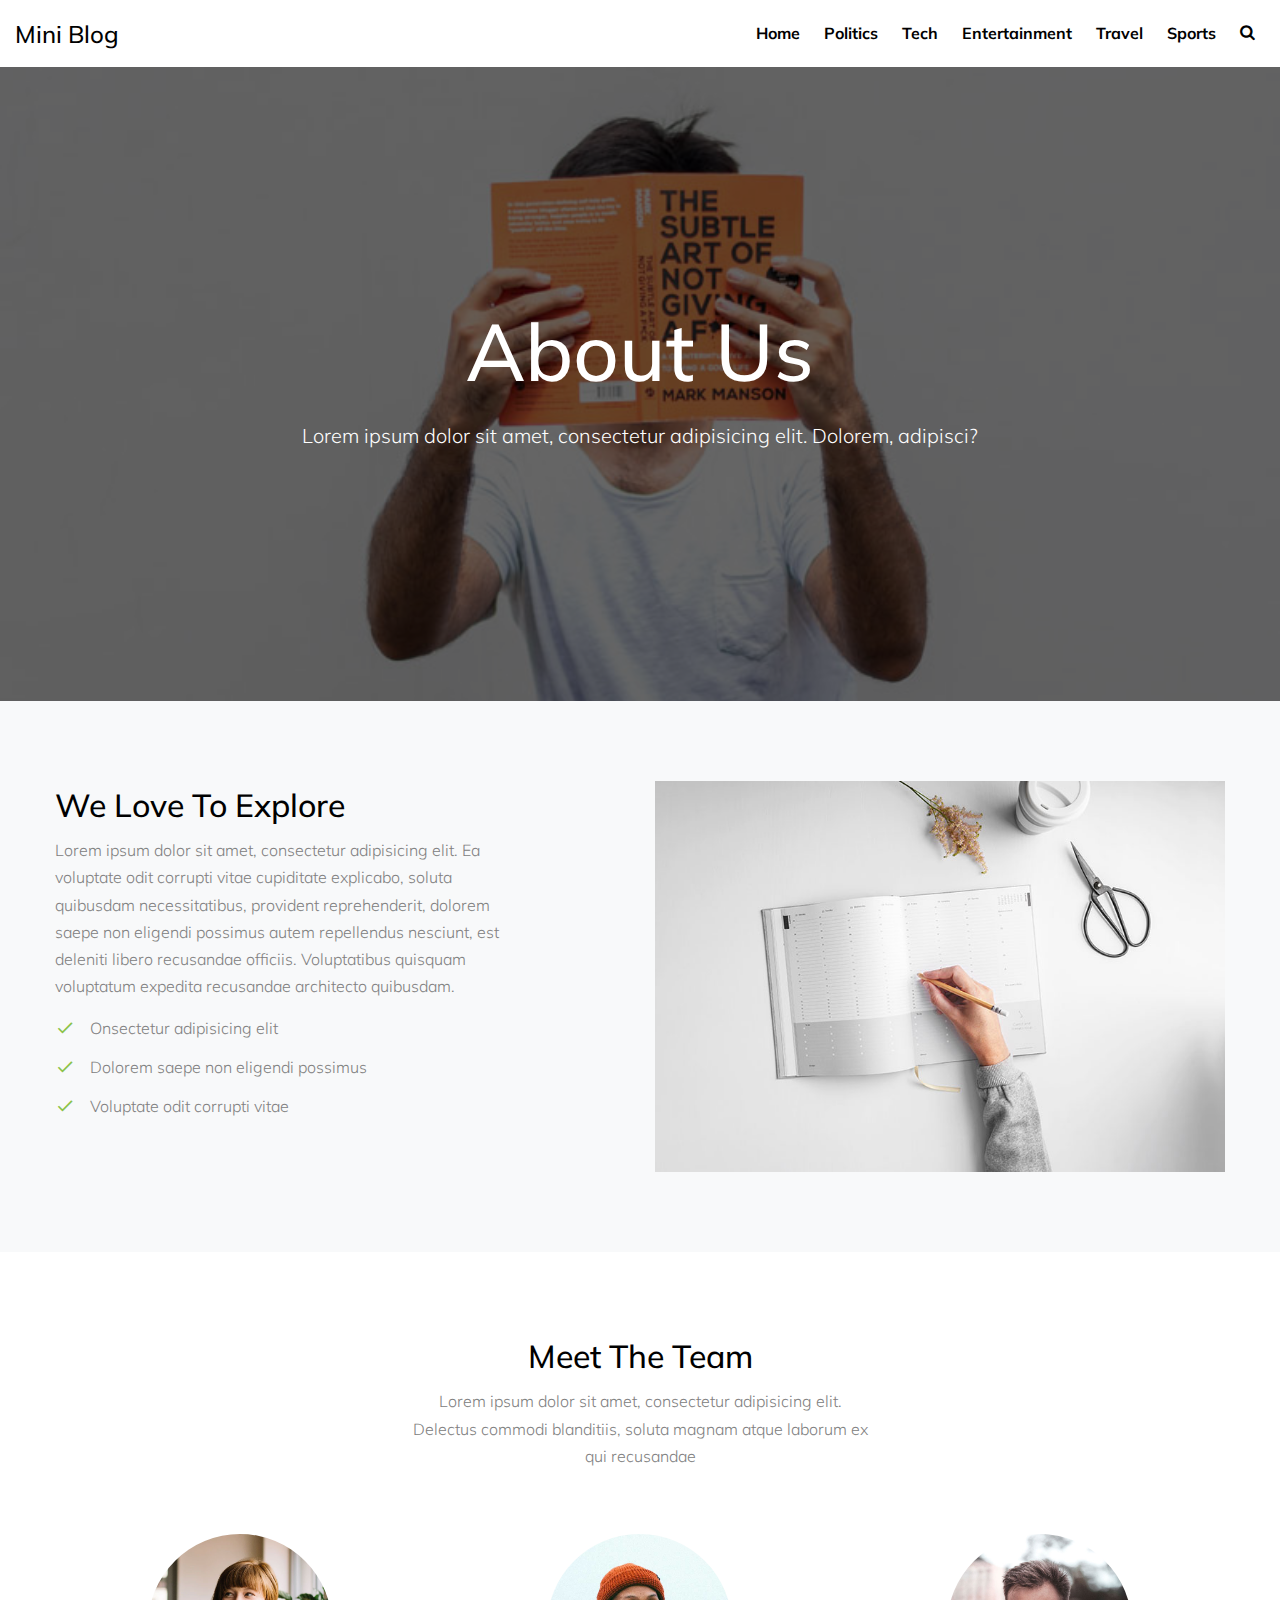
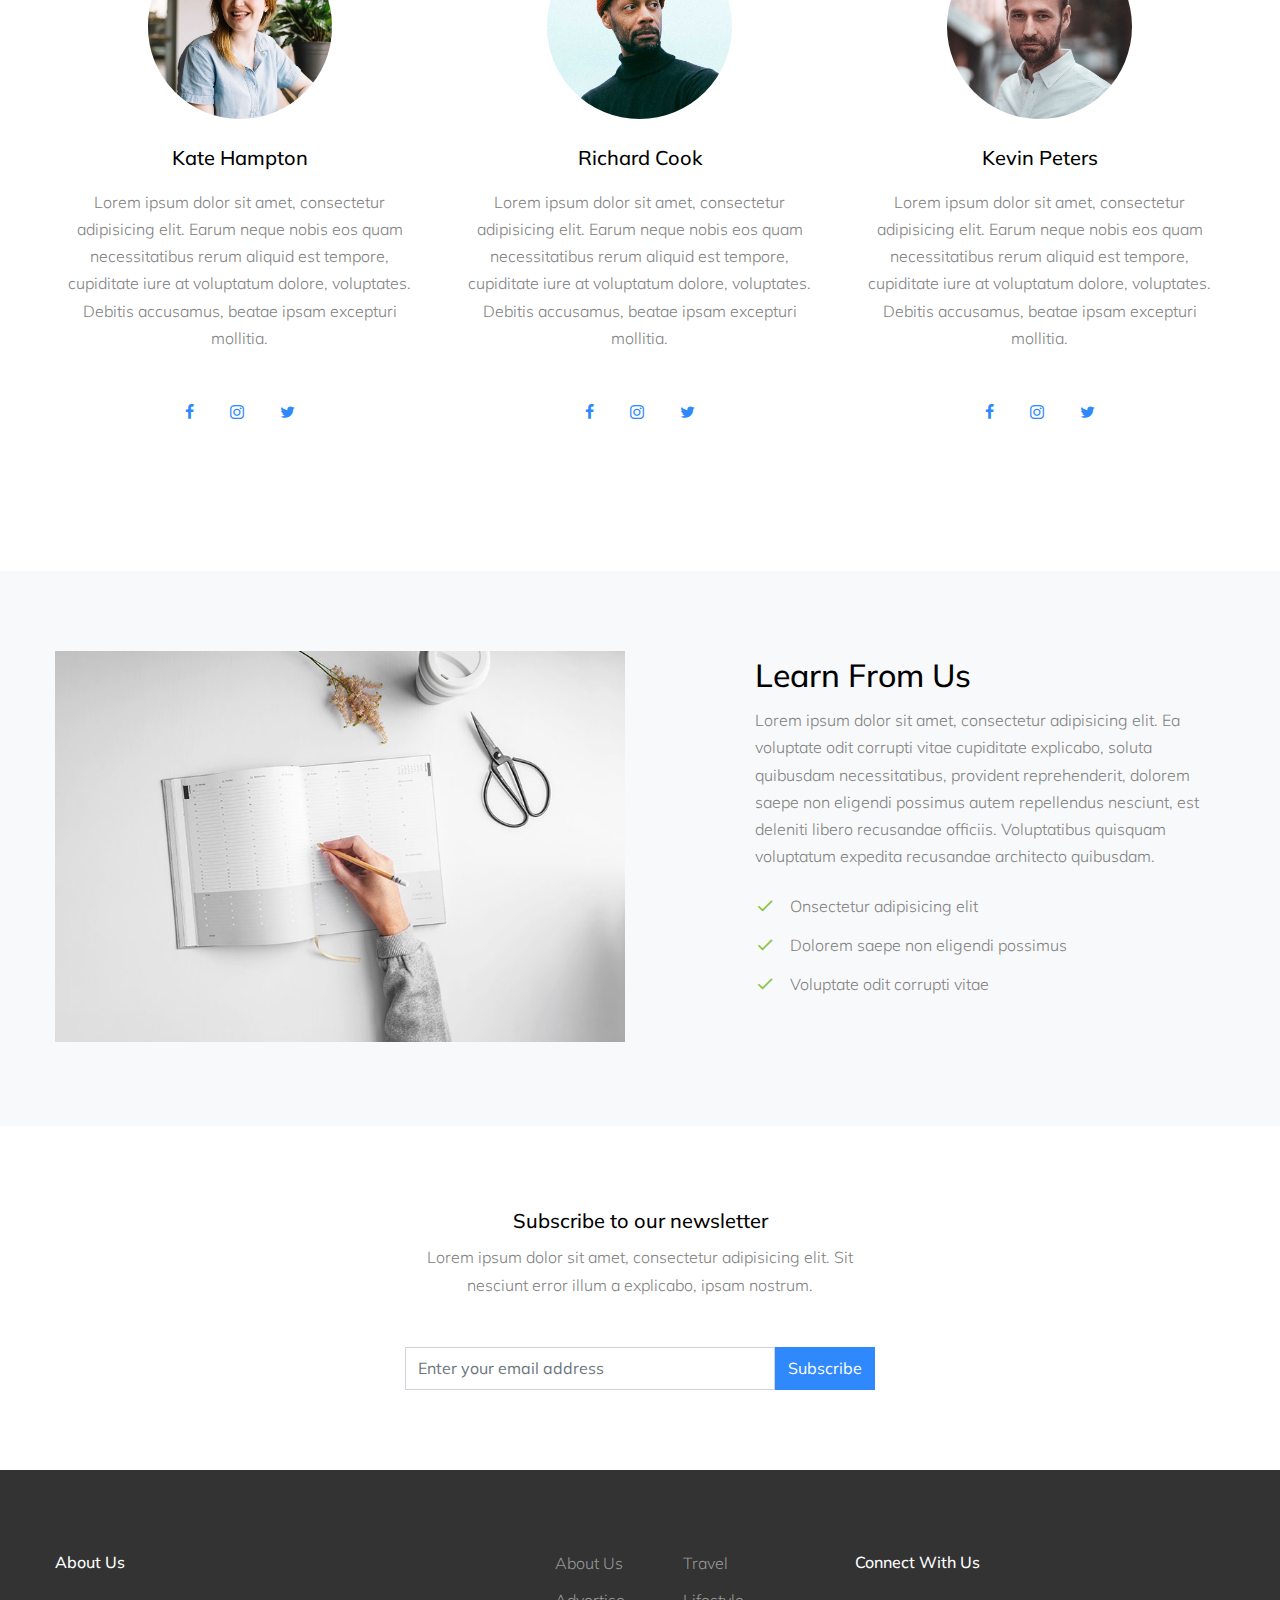
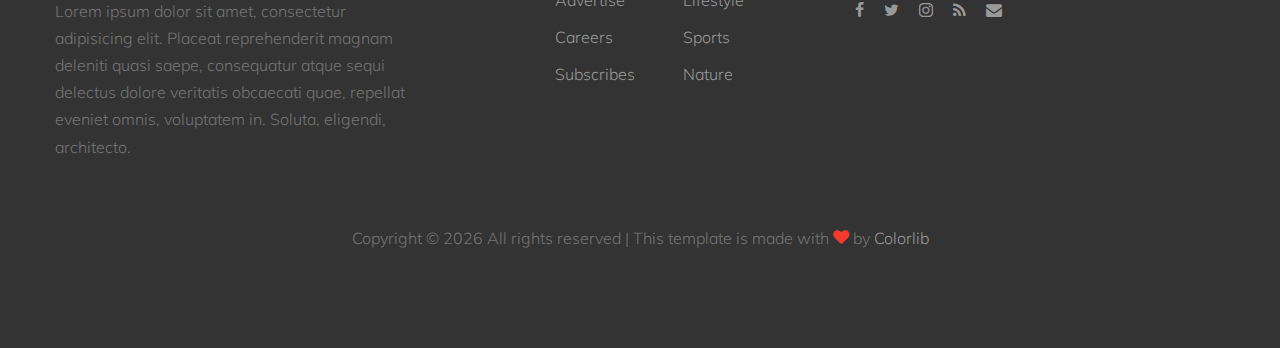
<file: about.html>
<!DOCTYPE html>
<html lang="en">
  <head>
    <title>Mini Blog</title>
    <meta charset="utf-8">
    <meta name="viewport" content="width=device-width, initial-scale=1, shrink-to-fit=no">

    <link href="https://fonts.googleapis.com/css?family=Muli:300,400,700|Playfair+Display:400,700,900" rel="stylesheet">

    <link rel="stylesheet" href="fonts/icomoon/style.css">
    <link rel="stylesheet" href="css/bootstrap.min.css">
    <link rel="stylesheet" href="css/magnific-popup.css">
    <link rel="stylesheet" href="css/jquery-ui.css">
    <link rel="stylesheet" href="css/owl.carousel.min.css">
    <link rel="stylesheet" href="css/owl.theme.default.min.css">
    <link rel="stylesheet" href="css/bootstrap-datepicker.css">
    <link rel="stylesheet" href="fonts/flaticon/font/flaticon.css">
    <link rel="stylesheet" href="css/aos.css">

    <link rel="stylesheet" href="css/style.css">
  </head>
  <body>
  
  <div class="site-wrap">

    <div class="site-mobile-menu">
      <div class="site-mobile-menu-header">
        <div class="site-mobile-menu-close mt-3">
          <span class="icon-close2 js-menu-toggle"></span>
        </div>
      </div>
      <div class="site-mobile-menu-body"></div>
    </div>
    
    <header class="site-navbar" role="banner">
      <div class="container-fluid">
        <div class="row align-items-center">
          
          <div class="col-12 search-form-wrap js-search-form">
            <form method="get" action="#">
              <input type="text" id="s" class="form-control" placeholder="Search...">
              <button class="search-btn" type="submit"><span class="icon-search"></span></button>
            </form>
          </div>

          <div class="col-4 site-logo">
            <a href="index.html" class="text-black h2 mb-0">Mini Blog</a>
          </div>

          <div class="col-8 text-right">
            <nav class="site-navigation" role="navigation">
              <ul class="site-menu js-clone-nav mr-auto d-none d-lg-block mb-0">
                <li><a href="category.html">Home</a></li>
                <li><a href="category.html">Politics</a></li>
                <li><a href="category.html">Tech</a></li>
                <li><a href="category.html">Entertainment</a></li>
                <li><a href="category.html">Travel</a></li>
                <li><a href="category.html">Sports</a></li>
                <li class="d-none d-lg-inline-block"><a href="#" class="js-search-toggle"><span class="icon-search"></span></a></li>
              </ul>
            </nav>
            <a href="#" class="site-menu-toggle js-menu-toggle text-black d-inline-block d-lg-none"><span class="icon-menu h3"></span></a></div>
          </div>

      </div>
    </header>
    
    
    <div class="site-cover site-cover-sm same-height overlay single-page" style="background-image: url('images/img_4.jpg');">
      <div class="container">
        <div class="row same-height justify-content-center">
          <div class="col-md-12 col-lg-10">
            <div class="post-entry text-center">
              <h1 class="">About Us</h1>
              <p class="lead mb-4 text-white">Lorem ipsum dolor sit amet, consectetur adipisicing elit. Dolorem, adipisci?</p>
            </div>
          </div>
        </div>
      </div>
    </div>
    
    
    <div class="site-section bg-light">
      <div class="container">
        <div class="row">
          <div class="col-md-6 order-md-2">
            <img src="images/img_1.jpg" alt="Image" class="img-fluid">
          </div>
          <div class="col-md-5 mr-auto order-md-1">
            <h2>We Love To Explore</h2>
            <p>Lorem ipsum dolor sit amet, consectetur adipisicing elit. Ea voluptate odit corrupti vitae cupiditate explicabo, soluta quibusdam necessitatibus, provident reprehenderit, dolorem saepe non eligendi possimus autem repellendus nesciunt, est deleniti libero recusandae officiis. Voluptatibus quisquam voluptatum expedita recusandae architecto quibusdam.</p>
            <ul class="ul-check list-unstyled success">
              <li>Onsectetur adipisicing elit</li>
              <li>Dolorem saepe non eligendi possimus</li>
              <li>Voluptate odit corrupti vitae</li>
            </ul>
          </div>
        </div>
      </div>
    </div>

    <div class="site-section">
      <div class="container">
        <div class="row mb-5 justify-content-center">
          <div class="col-md-5 text-center">
            <h2>Meet The Team</h2>
            <p>Lorem ipsum dolor sit amet, consectetur adipisicing elit. Delectus commodi blanditiis, soluta magnam atque laborum ex qui recusandae</p>
          </div>
        </div>
        <div class="row">
          <div class="col-md-6 col-lg-4 mb-5 text-center">
            <img src="images/person_1.jpg" alt="Image" class="img-fluid w-50 rounded-circle mb-4">
            <h2 class="mb-3 h5">Kate Hampton</h2>
            <p>Lorem ipsum dolor sit amet, consectetur adipisicing elit. Earum neque nobis eos quam necessitatibus rerum aliquid est tempore, cupiditate iure at voluptatum dolore, voluptates. Debitis accusamus, beatae ipsam excepturi mollitia.</p>

            <p class="mt-5">
              <a href="#" class="p-3"><span class="icon-facebook"></span></a>
              <a href="#" class="p-3"><span class="icon-instagram"></span></a>
              <a href="#" class="p-3"><span class="icon-twitter"></span></a>
            </p>
          </div>

          <div class="col-md-6 col-lg-4 mb-5 text-center">
            <img src="images/person_2.jpg" alt="Image" class="img-fluid w-50 rounded-circle mb-4">
            <h2 class="mb-3 h5">Richard Cook</h2>
            <p>Lorem ipsum dolor sit amet, consectetur adipisicing elit. Earum neque nobis eos quam necessitatibus rerum aliquid est tempore, cupiditate iure at voluptatum dolore, voluptates. Debitis accusamus, beatae ipsam excepturi mollitia.</p>

            <p class="mt-5">
              <a href="#" class="p-3"><span class="icon-facebook"></span></a>
              <a href="#" class="p-3"><span class="icon-instagram"></span></a>
              <a href="#" class="p-3"><span class="icon-twitter"></span></a>
            </p>
          </div>

          <div class="col-md-6 col-lg-4 mb-5 text-center">
            <img src="images/person_3.jpg" alt="Image" class="img-fluid w-50 rounded-circle mb-4">
            <h2 class="mb-3 h5">Kevin Peters</h2>
            <p>Lorem ipsum dolor sit amet, consectetur adipisicing elit. Earum neque nobis eos quam necessitatibus rerum aliquid est tempore, cupiditate iure at voluptatum dolore, voluptates. Debitis accusamus, beatae ipsam excepturi mollitia.</p>

            <p class="mt-5">
              <a href="#" class="p-3"><span class="icon-facebook"></span></a>
              <a href="#" class="p-3"><span class="icon-instagram"></span></a>
              <a href="#" class="p-3"><span class="icon-twitter"></span></a>
            </p>
          </div>
        </div>
      </div>
    </div>
    
    <div class="site-section bg-light">
      <div class="container">
        <div class="row">
          <div class="col-md-6">
            <img src="images/img_1.jpg" alt="Image" class="img-fluid">
          </div>
          <div class="col-md-5 ml-auto">
            <h2>Learn From Us</h2>
            <p class="mb-4">Lorem ipsum dolor sit amet, consectetur adipisicing elit. Ea voluptate odit corrupti vitae cupiditate explicabo, soluta quibusdam necessitatibus, provident reprehenderit, dolorem saepe non eligendi possimus autem repellendus nesciunt, est deleniti libero recusandae officiis. Voluptatibus quisquam voluptatum expedita recusandae architecto quibusdam.</p>
            
            <ul class="ul-check list-unstyled success">
              <li>Onsectetur adipisicing elit</li>
              <li>Dolorem saepe non eligendi possimus</li>
              <li>Voluptate odit corrupti vitae</li>
            </ul>
          </div>
        </div>
      </div>
    </div>


    <div class="site-section bg-white">
      <div class="container">
        <div class="row justify-content-center text-center">
          <div class="col-md-5">
            <div class="subscribe-1 ">
              <h2>Subscribe to our newsletter</h2>
              <p class="mb-5">Lorem ipsum dolor sit amet, consectetur adipisicing elit. Sit nesciunt error illum a explicabo, ipsam nostrum.</p>
              <form action="#" class="d-flex">
                <input type="text" class="form-control" placeholder="Enter your email address">
                <input type="submit" class="btn btn-primary" value="Subscribe">
              </form>
            </div>
          </div>
        </div>
      </div>
    </div>
    
    <div class="site-footer">
      <div class="container">
        <div class="row mb-5">
          <div class="col-md-4">
            <h3 class="footer-heading mb-4">About Us</h3>
            <p>Lorem ipsum dolor sit amet, consectetur adipisicing elit. Placeat reprehenderit magnam deleniti quasi saepe, consequatur atque sequi delectus dolore veritatis obcaecati quae, repellat eveniet omnis, voluptatem in. Soluta, eligendi, architecto.</p>
          </div>
          <div class="col-md-3 ml-auto">
            <!-- <h3 class="footer-heading mb-4">Navigation</h3> -->
            <ul class="list-unstyled float-left mr-5">
              <li><a href="#">About Us</a></li>
              <li><a href="#">Advertise</a></li>
              <li><a href="#">Careers</a></li>
              <li><a href="#">Subscribes</a></li>
            </ul>
            <ul class="list-unstyled float-left">
              <li><a href="#">Travel</a></li>
              <li><a href="#">Lifestyle</a></li>
              <li><a href="#">Sports</a></li>
              <li><a href="#">Nature</a></li>
            </ul>
          </div>
          <div class="col-md-4">
            

            <div>
              <h3 class="footer-heading mb-4">Connect With Us</h3>
              <p>
                <a href="#"><span class="icon-facebook pt-2 pr-2 pb-2 pl-0"></span></a>
                <a href="#"><span class="icon-twitter p-2"></span></a>
                <a href="#"><span class="icon-instagram p-2"></span></a>
                <a href="#"><span class="icon-rss p-2"></span></a>
                <a href="#"><span class="icon-envelope p-2"></span></a>
              </p>
            </div>
          </div>
        </div>
        <div class="row">
          <div class="col-12 text-center">
            <p>
              <!-- Link back to Colorlib can't be removed. Template is licensed under CC BY 3.0. -->
              Copyright &copy; <script>document.write(new Date().getFullYear());</script> All rights reserved | This template is made with <i class="icon-heart text-danger" aria-hidden="true"></i> by <a href="https://colorlib.com" target="_blank" >Colorlib</a>
              <!-- Link back to Colorlib can't be removed. Template is licensed under CC BY 3.0. -->
              </p>
          </div>
        </div>
      </div>
    </div>
    
  </div>

  <script src="js/jquery-3.3.1.min.js"></script>
  <script src="js/jquery-migrate-3.0.1.min.js"></script>
  <script src="js/jquery-ui.js"></script>
  <script src="js/popper.min.js"></script>
  <script src="js/bootstrap.min.js"></script>
  <script src="js/owl.carousel.min.js"></script>
  <script src="js/jquery.stellar.min.js"></script>
  <script src="js/jquery.countdown.min.js"></script>
  <script src="js/jquery.magnific-popup.min.js"></script>
  <script src="js/bootstrap-datepicker.min.js"></script>
  <script src="js/aos.js"></script>

  <script src="js/main.js"></script>

 
  </body>
</html>
</file>
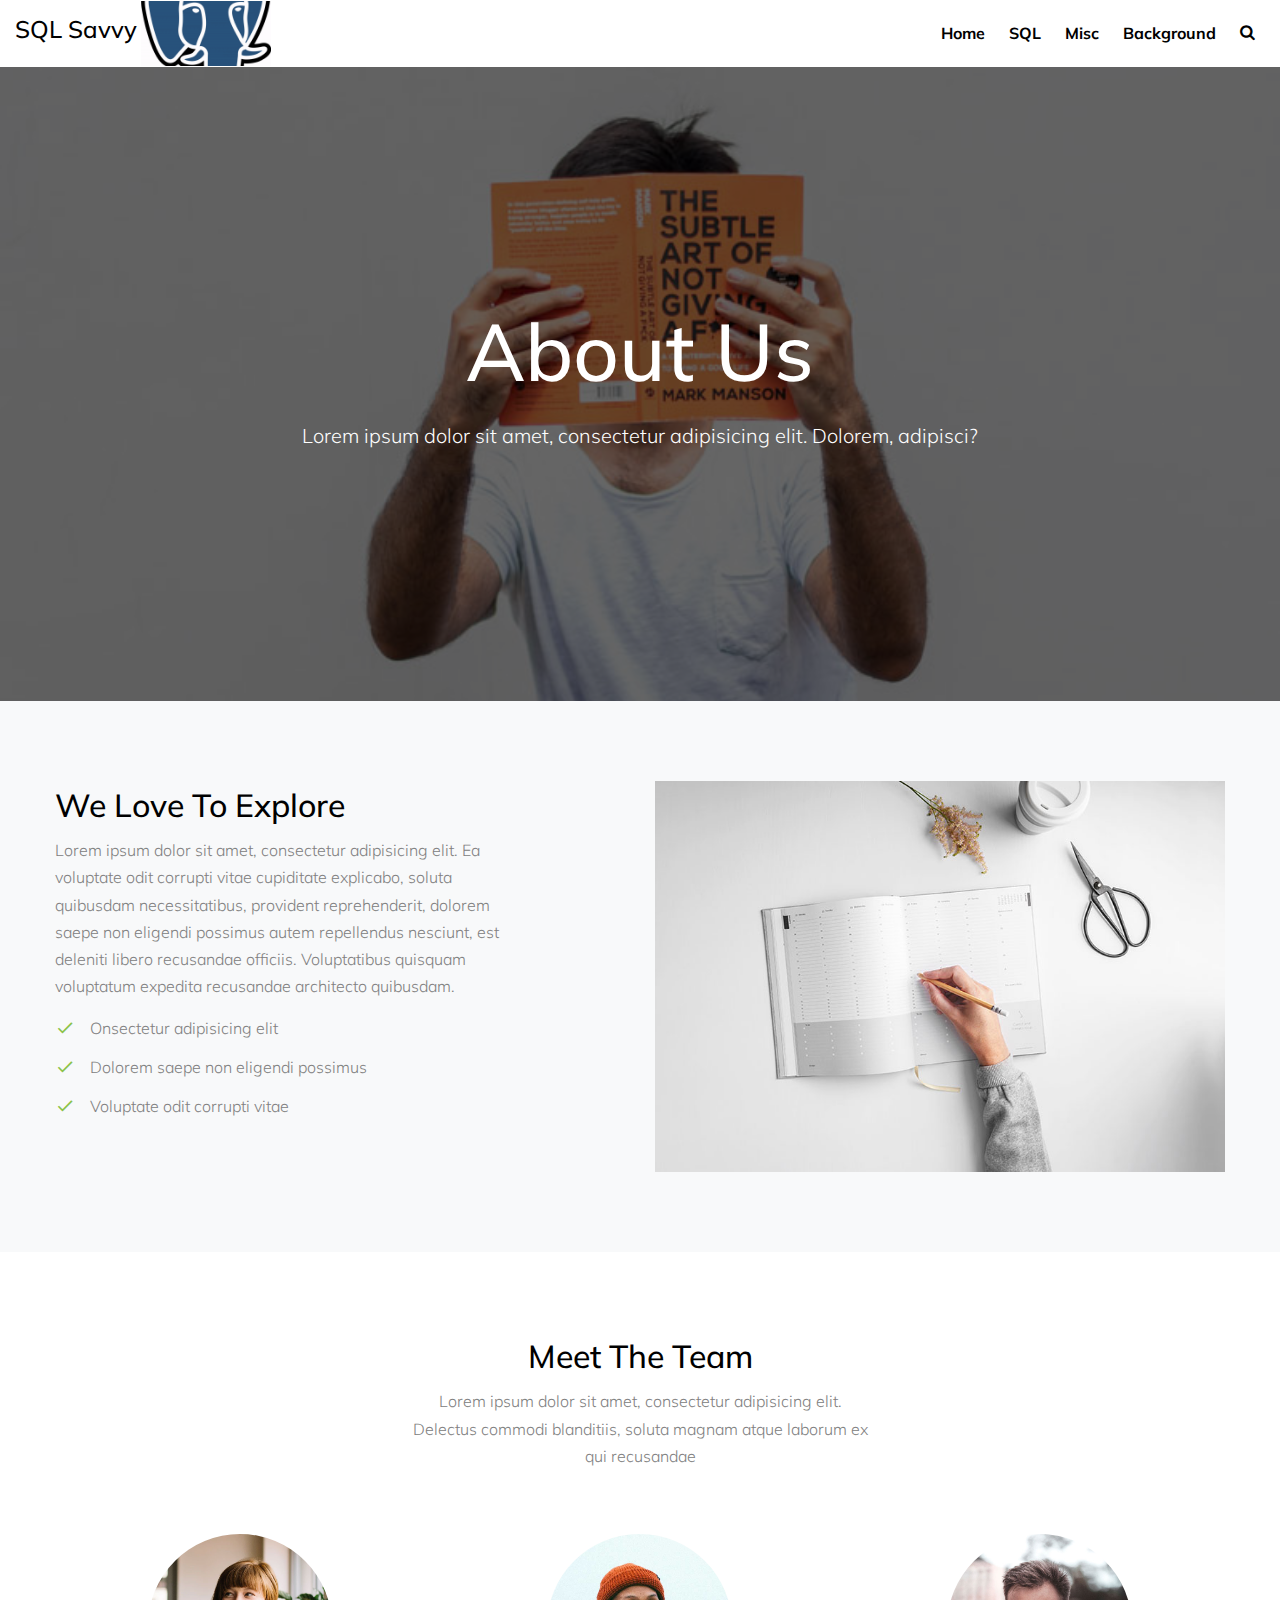
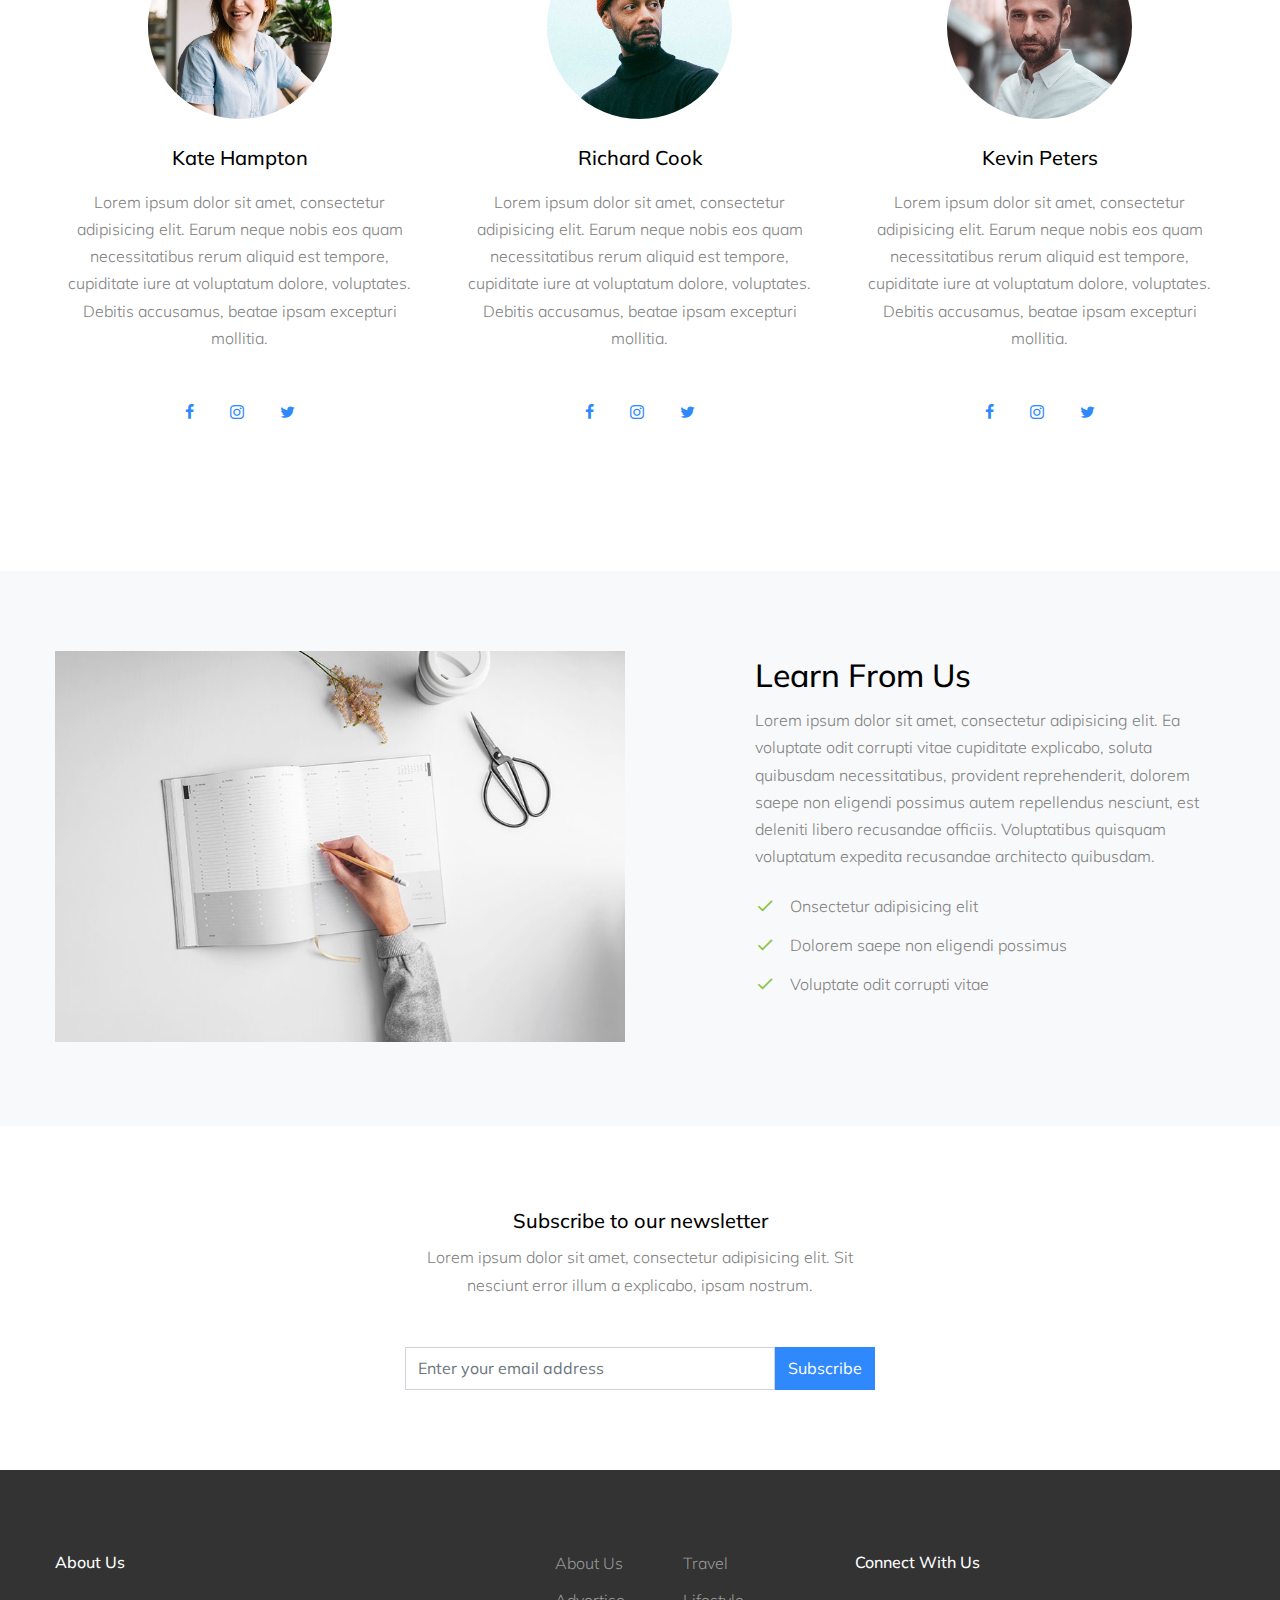
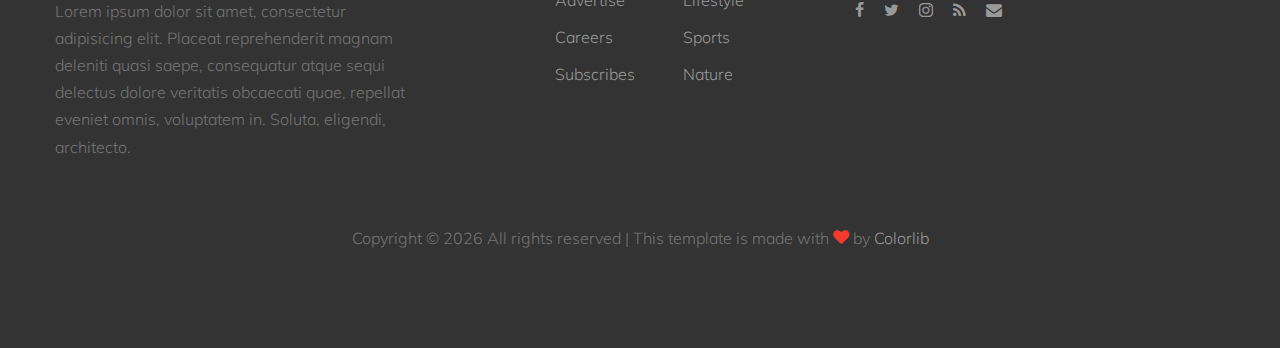
<file: background.html>
<!DOCTYPE html>
<html lang="en">
  <head>
    <title>SQL Savvy</title>
    <meta charset="utf-8">
    <meta name="viewport" content="width=device-width, initial-scale=1, shrink-to-fit=no">

    <link href="https://fonts.googleapis.com/css?family=Muli:300,400,700|Playfair+Display:400,700,900" rel="stylesheet">

    <link rel="stylesheet" href="fonts/icomoon/style.css">
    <link rel="stylesheet" href="css/bootstrap.min.css">
    <link rel="stylesheet" href="css/magnific-popup.css">
    <link rel="stylesheet" href="css/jquery-ui.css">
    <link rel="stylesheet" href="css/owl.carousel.min.css">
    <link rel="stylesheet" href="css/owl.theme.default.min.css">
    <link rel="stylesheet" href="css/bootstrap-datepicker.css">
    <link rel="stylesheet" href="fonts/flaticon/font/flaticon.css">
    <link rel="stylesheet" href="css/aos.css">

    <link rel="stylesheet" href="css/style.css">
  </head>
  <body>
  
  <div class="site-wrap">

    <div class="site-mobile-menu">
      <div class="site-mobile-menu-header">
        <div class="site-mobile-menu-close mt-3">
          <span class="icon-close2 js-menu-toggle"></span>
        </div>
      </div>
      <div class="site-mobile-menu-body"></div>
    </div>
    
    <header class="site-navbar" role="banner">
      <div class="container-fluid">
        <div class="row align-items-center">
          
          <div class="col-12 search-form-wrap js-search-form">
            <form method="get" action="#">
              <input type="text" id="s" class="form-control" placeholder="Search...">
              <button class="search-btn" type="submit"><span class="icon-search"></span></button>
            </form>
          </div>

          <div class="col-4 site-logo">
            <a href="index.html" class="text-black h2 mb-0">SQL Savvy</a>
                        <img class="animated_gif" src="videos/eyes_and_tusks.gif" />
          </div>

          <div class="col-8 text-right">
            <nav class="site-navigation" role="navigation">
              <ul class="site-menu js-clone-nav mr-auto d-none d-lg-block mb-0">
                <li><a href="index.html">Home</a></li>
                <li><a href="sql.html">SQL</a></li>
                <li><a href="misc.html">Misc</a></li>
                <li><a href="background.html">Background</a></li>
                <li class="d-none d-lg-inline-block"><a href="#" class="js-search-toggle"><span class="icon-search"></span></a></li>
              </ul>
            </nav>
            <a href="#" class="site-menu-toggle js-menu-toggle text-black d-inline-block d-lg-none"><span class="icon-menu h3"></span></a></div>
          </div>

      </div>
    </header>
    
    
    <div class="site-cover site-cover-sm same-height overlay single-page" style="background-image: url('images/img_4.jpg');">
      <div class="container">
        <div class="row same-height justify-content-center">
          <div class="col-md-12 col-lg-10">
            <div class="post-entry text-center">
              <h1 class="">About Us</h1>
              <p class="lead mb-4 text-white">Lorem ipsum dolor sit amet, consectetur adipisicing elit. Dolorem, adipisci?</p>
            </div>
          </div>
        </div>
      </div>
    </div>
    
    
    <div class="site-section bg-light">
      <div class="container">
        <div class="row">
          <div class="col-md-6 order-md-2">
            <img src="images/img_1.jpg" alt="Image" class="img-fluid">
          </div>
          <div class="col-md-5 mr-auto order-md-1">
            <h2>We Love To Explore</h2>
            <p>Lorem ipsum dolor sit amet, consectetur adipisicing elit. Ea voluptate odit corrupti vitae cupiditate explicabo, soluta quibusdam necessitatibus, provident reprehenderit, dolorem saepe non eligendi possimus autem repellendus nesciunt, est deleniti libero recusandae officiis. Voluptatibus quisquam voluptatum expedita recusandae architecto quibusdam.</p>
            <ul class="ul-check list-unstyled success">
              <li>Onsectetur adipisicing elit</li>
              <li>Dolorem saepe non eligendi possimus</li>
              <li>Voluptate odit corrupti vitae</li>
            </ul>
          </div>
        </div>
      </div>
    </div>

    <div class="site-section">
      <div class="container">
        <div class="row mb-5 justify-content-center">
          <div class="col-md-5 text-center">
            <h2>Meet The Team</h2>
            <p>Lorem ipsum dolor sit amet, consectetur adipisicing elit. Delectus commodi blanditiis, soluta magnam atque laborum ex qui recusandae</p>
          </div>
        </div>
        <div class="row">
          <div class="col-md-6 col-lg-4 mb-5 text-center">
            <img src="images/person_1.jpg" alt="Image" class="img-fluid w-50 rounded-circle mb-4">
            <h2 class="mb-3 h5">Kate Hampton</h2>
            <p>Lorem ipsum dolor sit amet, consectetur adipisicing elit. Earum neque nobis eos quam necessitatibus rerum aliquid est tempore, cupiditate iure at voluptatum dolore, voluptates. Debitis accusamus, beatae ipsam excepturi mollitia.</p>

            <p class="mt-5">
              <a href="#" class="p-3"><span class="icon-facebook"></span></a>
              <a href="#" class="p-3"><span class="icon-instagram"></span></a>
              <a href="#" class="p-3"><span class="icon-twitter"></span></a>
            </p>
          </div>

          <div class="col-md-6 col-lg-4 mb-5 text-center">
            <img src="images/person_2.jpg" alt="Image" class="img-fluid w-50 rounded-circle mb-4">
            <h2 class="mb-3 h5">Richard Cook</h2>
            <p>Lorem ipsum dolor sit amet, consectetur adipisicing elit. Earum neque nobis eos quam necessitatibus rerum aliquid est tempore, cupiditate iure at voluptatum dolore, voluptates. Debitis accusamus, beatae ipsam excepturi mollitia.</p>

            <p class="mt-5">
              <a href="#" class="p-3"><span class="icon-facebook"></span></a>
              <a href="#" class="p-3"><span class="icon-instagram"></span></a>
              <a href="#" class="p-3"><span class="icon-twitter"></span></a>
            </p>
          </div>

          <div class="col-md-6 col-lg-4 mb-5 text-center">
            <img src="images/person_3.jpg" alt="Image" class="img-fluid w-50 rounded-circle mb-4">
            <h2 class="mb-3 h5">Kevin Peters</h2>
            <p>Lorem ipsum dolor sit amet, consectetur adipisicing elit. Earum neque nobis eos quam necessitatibus rerum aliquid est tempore, cupiditate iure at voluptatum dolore, voluptates. Debitis accusamus, beatae ipsam excepturi mollitia.</p>

            <p class="mt-5">
              <a href="#" class="p-3"><span class="icon-facebook"></span></a>
              <a href="#" class="p-3"><span class="icon-instagram"></span></a>
              <a href="#" class="p-3"><span class="icon-twitter"></span></a>
            </p>
          </div>
        </div>
      </div>
    </div>
    
    <div class="site-section bg-light">
      <div class="container">
        <div class="row">
          <div class="col-md-6">
            <img src="images/img_1.jpg" alt="Image" class="img-fluid">
          </div>
          <div class="col-md-5 ml-auto">
            <h2>Learn From Us</h2>
            <p class="mb-4">Lorem ipsum dolor sit amet, consectetur adipisicing elit. Ea voluptate odit corrupti vitae cupiditate explicabo, soluta quibusdam necessitatibus, provident reprehenderit, dolorem saepe non eligendi possimus autem repellendus nesciunt, est deleniti libero recusandae officiis. Voluptatibus quisquam voluptatum expedita recusandae architecto quibusdam.</p>
            
            <ul class="ul-check list-unstyled success">
              <li>Onsectetur adipisicing elit</li>
              <li>Dolorem saepe non eligendi possimus</li>
              <li>Voluptate odit corrupti vitae</li>
            </ul>
          </div>
        </div>
      </div>
    </div>


    <div class="site-section bg-white">
      <div class="container">
        <div class="row justify-content-center text-center">
          <div class="col-md-5">
            <div class="subscribe-1 ">
              <h2>Subscribe to our newsletter</h2>
              <p class="mb-5">Lorem ipsum dolor sit amet, consectetur adipisicing elit. Sit nesciunt error illum a explicabo, ipsam nostrum.</p>
              <form action="#" class="d-flex">
                <input type="text" class="form-control" placeholder="Enter your email address">
                <input type="submit" class="btn btn-primary" value="Subscribe">
              </form>
            </div>
          </div>
        </div>
      </div>
    </div>
    
    <div class="site-footer">
      <div class="container">
        <div class="row mb-5">
          <div class="col-md-4">
            <h3 class="footer-heading mb-4">About Us</h3>
            <p>Lorem ipsum dolor sit amet, consectetur adipisicing elit. Placeat reprehenderit magnam deleniti quasi saepe, consequatur atque sequi delectus dolore veritatis obcaecati quae, repellat eveniet omnis, voluptatem in. Soluta, eligendi, architecto.</p>
          </div>
          <div class="col-md-3 ml-auto">
            <!-- <h3 class="footer-heading mb-4">Navigation</h3> -->
            <ul class="list-unstyled float-left mr-5">
              <li><a href="#">About Us</a></li>
              <li><a href="#">Advertise</a></li>
              <li><a href="#">Careers</a></li>
              <li><a href="#">Subscribes</a></li>
            </ul>
            <ul class="list-unstyled float-left">
              <li><a href="#">Travel</a></li>
              <li><a href="#">Lifestyle</a></li>
              <li><a href="#">Sports</a></li>
              <li><a href="#">Nature</a></li>
            </ul>
          </div>
          <div class="col-md-4">
            

            <div>
              <h3 class="footer-heading mb-4">Connect With Us</h3>
              <p>
                <a href="#"><span class="icon-facebook pt-2 pr-2 pb-2 pl-0"></span></a>
                <a href="#"><span class="icon-twitter p-2"></span></a>
                <a href="#"><span class="icon-instagram p-2"></span></a>
                <a href="#"><span class="icon-rss p-2"></span></a>
                <a href="#"><span class="icon-envelope p-2"></span></a>
              </p>
            </div>
          </div>
        </div>
        <div class="row">
          <div class="col-12 text-center">
            <p>
              <!-- Link back to Colorlib can't be removed. Template is licensed under CC BY 3.0. -->
              Copyright &copy; <script>document.write(new Date().getFullYear());</script> All rights reserved | This template is made with <i class="icon-heart text-danger" aria-hidden="true"></i> by <a href="https://colorlib.com" target="_blank" >Colorlib</a>
              <!-- Link back to Colorlib can't be removed. Template is licensed under CC BY 3.0. -->
              </p>
          </div>
        </div>
      </div>
    </div>
    
  </div>

  <script src="js/jquery-3.3.1.min.js"></script>
  <script src="js/jquery-migrate-3.0.1.min.js"></script>
  <script src="js/jquery-ui.js"></script>
  <script src="js/popper.min.js"></script>
  <script src="js/bootstrap.min.js"></script>
  <script src="js/owl.carousel.min.js"></script>
  <script src="js/jquery.stellar.min.js"></script>
  <script src="js/jquery.countdown.min.js"></script>
  <script src="js/jquery.magnific-popup.min.js"></script>
  <script src="js/bootstrap-datepicker.min.js"></script>
  <script src="js/aos.js"></script>

  <script src="js/main.js"></script>

 
  </body>
</html>
</file>
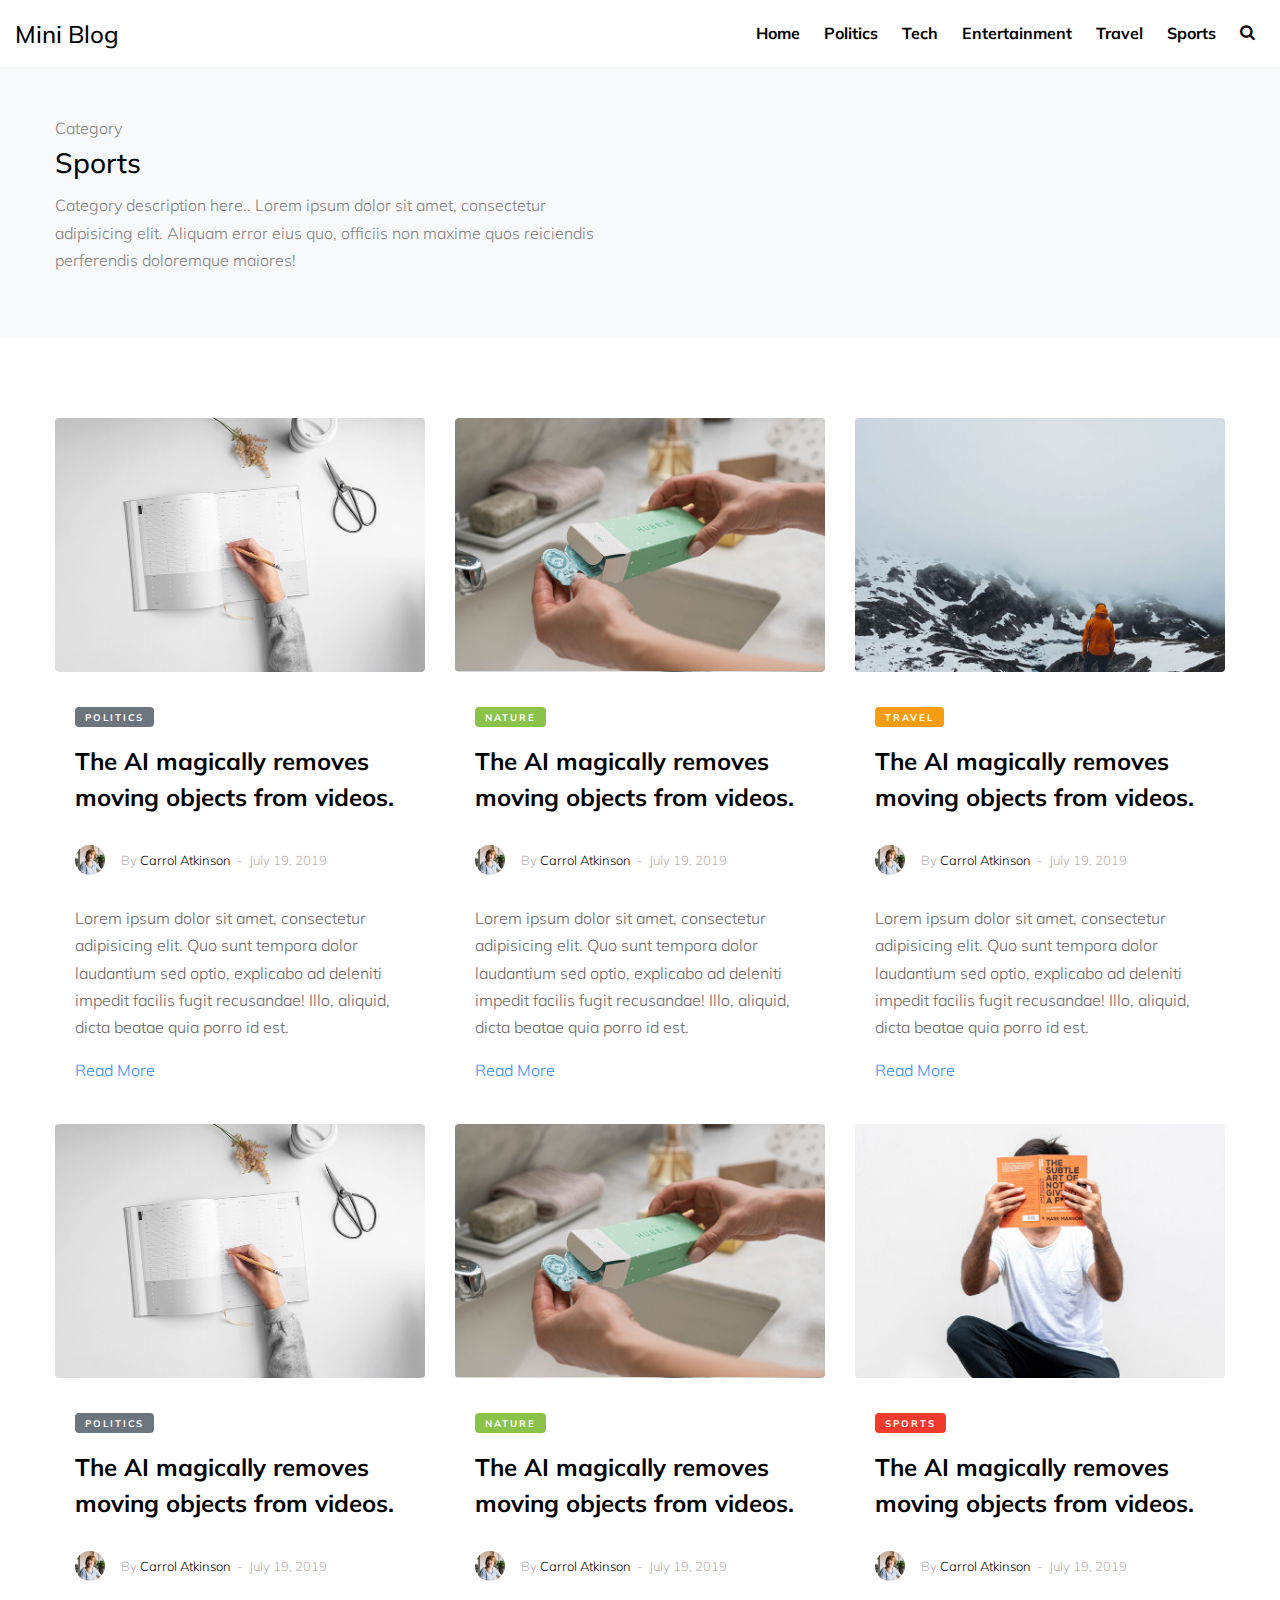
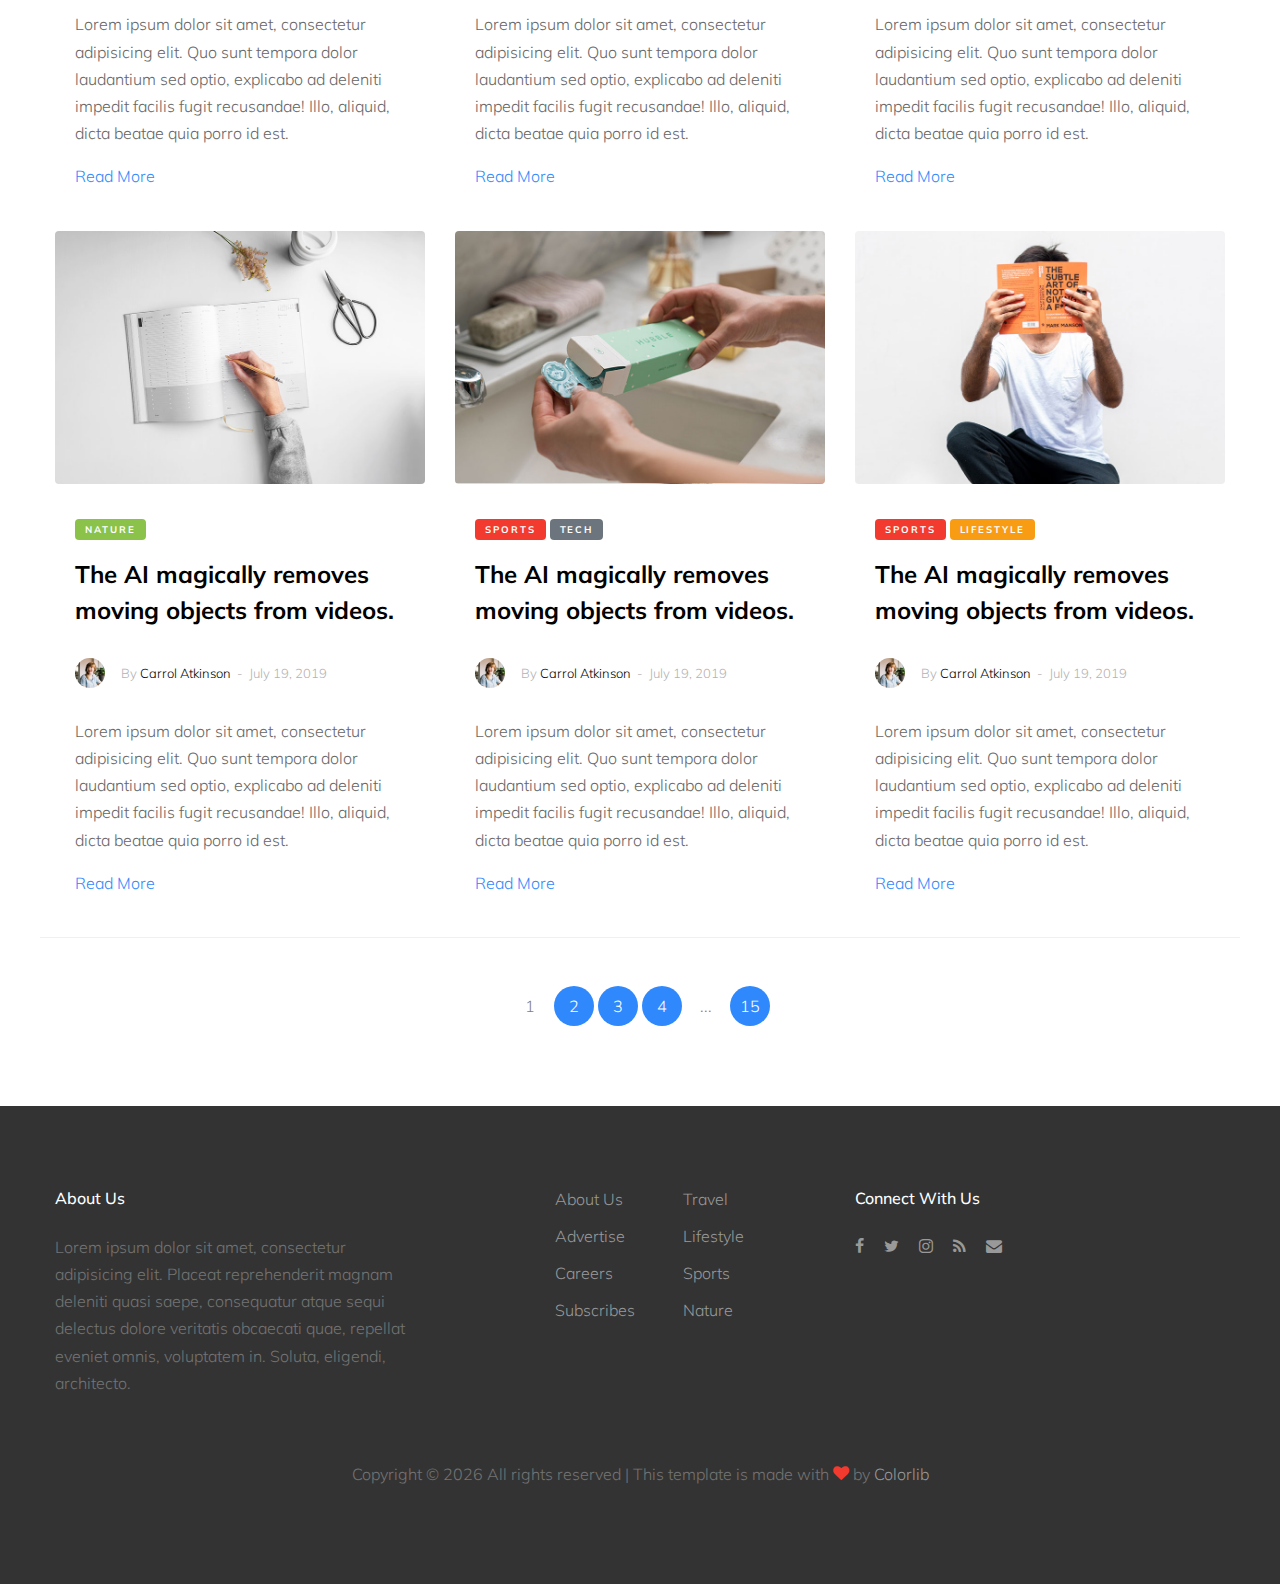
<file: category.html>
<!DOCTYPE html>
<html lang="en">
  <head>
    <title>Mini Blog</title>
    <meta charset="utf-8">
    <meta name="viewport" content="width=device-width, initial-scale=1, shrink-to-fit=no">

    <link href="https://fonts.googleapis.com/css?family=Muli:300,400,700|Playfair+Display:400,700,900" rel="stylesheet">

    <link rel="stylesheet" href="fonts/icomoon/style.css">
    <link rel="stylesheet" href="css/bootstrap.min.css">
    <link rel="stylesheet" href="css/magnific-popup.css">
    <link rel="stylesheet" href="css/jquery-ui.css">
    <link rel="stylesheet" href="css/owl.carousel.min.css">
    <link rel="stylesheet" href="css/owl.theme.default.min.css">
    <link rel="stylesheet" href="css/bootstrap-datepicker.css">
    <link rel="stylesheet" href="fonts/flaticon/font/flaticon.css">
    <link rel="stylesheet" href="css/aos.css">

    <link rel="stylesheet" href="css/style.css">
  </head>
  <body>
  
  <div class="site-wrap">

    <div class="site-mobile-menu">
      <div class="site-mobile-menu-header">
        <div class="site-mobile-menu-close mt-3">
          <span class="icon-close2 js-menu-toggle"></span>
        </div>
      </div>
      <div class="site-mobile-menu-body"></div>
    </div>
    
    <header class="site-navbar" role="banner">
      <div class="container-fluid">
        <div class="row align-items-center">
          
          <div class="col-12 search-form-wrap js-search-form">
            <form method="get" action="#">
              <input type="text" id="s" class="form-control" placeholder="Search...">
              <button class="search-btn" type="submit"><span class="icon-search"></span></button>
            </form>
          </div>

          <div class="col-4 site-logo">
            <a href="index.html" class="text-black h2 mb-0">Mini Blog</a>
          </div>

          <div class="col-8 text-right">
            <nav class="site-navigation" role="navigation">
              <ul class="site-menu js-clone-nav mr-auto d-none d-lg-block mb-0">
                <li><a href="category.html">Home</a></li>
                <li><a href="category.html">Politics</a></li>
                <li><a href="category.html">Tech</a></li>
                <li><a href="category.html">Entertainment</a></li>
                <li><a href="category.html">Travel</a></li>
                <li><a href="category.html">Sports</a></li>
                <li class="d-none d-lg-inline-block"><a href="#" class="js-search-toggle"><span class="icon-search"></span></a></li>
              </ul>
            </nav>
            <a href="#" class="site-menu-toggle js-menu-toggle text-black d-inline-block d-lg-none"><span class="icon-menu h3"></span></a></div>
          </div>

      </div>
    </header>
    
    
    <div class="py-5 bg-light">
      <div class="container">
        <div class="row">
          <div class="col-md-6">
            <span>Category</span>
            <h3>Sports</h3>
            <p>Category description here.. Lorem ipsum dolor sit amet, consectetur adipisicing elit. Aliquam error eius quo, officiis non maxime quos reiciendis perferendis doloremque maiores!</p>
          </div>
        </div>
      </div>
    </div>

    <div class="site-section bg-white">
      <div class="container">
        <div class="row">
          <div class="col-lg-4 mb-4">
            <div class="entry2">
              <a href="single.html"><img src="images/img_1.jpg" alt="Image" class="img-fluid rounded"></a>
              <div class="excerpt">
              <span class="post-category text-white bg-secondary mb-3">Politics</span>

              <h2><a href="single.html">The AI magically removes moving objects from videos.</a></h2>
              <div class="post-meta align-items-center text-left clearfix">
                <figure class="author-figure mb-0 mr-3 float-left"><img src="images/person_1.jpg" alt="Image" class="img-fluid"></figure>
                <span class="d-inline-block mt-1">By <a href="#">Carrol Atkinson</a></span>
                <span>&nbsp;-&nbsp; July 19, 2019</span>
              </div>
              
                <p>Lorem ipsum dolor sit amet, consectetur adipisicing elit. Quo sunt tempora dolor laudantium sed optio, explicabo ad deleniti impedit facilis fugit recusandae! Illo, aliquid, dicta beatae quia porro id est.</p>
                <p><a href="#">Read More</a></p>
              </div>
            </div>
          </div>
          <div class="col-lg-4 mb-4">
            <div class="entry2">
              <a href="single.html"><img src="images/img_2.jpg" alt="Image" class="img-fluid rounded"></a>
              <div class="excerpt">
              <span class="post-category text-white bg-success mb-3">Nature</span>

              <h2><a href="single.html">The AI magically removes moving objects from videos.</a></h2>
              <div class="post-meta align-items-center text-left clearfix">
                <figure class="author-figure mb-0 mr-3 float-left"><img src="images/person_1.jpg" alt="Image" class="img-fluid"></figure>
                <span class="d-inline-block mt-1">By <a href="#">Carrol Atkinson</a></span>
                <span>&nbsp;-&nbsp; July 19, 2019</span>
              </div>
              
                <p>Lorem ipsum dolor sit amet, consectetur adipisicing elit. Quo sunt tempora dolor laudantium sed optio, explicabo ad deleniti impedit facilis fugit recusandae! Illo, aliquid, dicta beatae quia porro id est.</p>
                <p><a href="#">Read More</a></p>
              </div>
            </div>
          </div>
          <div class="col-lg-4 mb-4">
            <div class="entry2">
              <a href="single.html"><img src="images/img_3.jpg" alt="Image" class="img-fluid rounded"></a>
              <div class="excerpt">
              <span class="post-category text-white bg-warning mb-3">Travel</span>

              <h2><a href="single.html">The AI magically removes moving objects from videos.</a></h2>
              <div class="post-meta align-items-center text-left clearfix">
                <figure class="author-figure mb-0 mr-3 float-left"><img src="images/person_1.jpg" alt="Image" class="img-fluid"></figure>
                <span class="d-inline-block mt-1">By <a href="#">Carrol Atkinson</a></span>
                <span>&nbsp;-&nbsp; July 19, 2019</span>
              </div>
              
                <p>Lorem ipsum dolor sit amet, consectetur adipisicing elit. Quo sunt tempora dolor laudantium sed optio, explicabo ad deleniti impedit facilis fugit recusandae! Illo, aliquid, dicta beatae quia porro id est.</p>
                <p><a href="#">Read More</a></p>
              </div>
            </div>
          </div>


          <div class="col-lg-4 mb-4">
            <div class="entry2">
              <a href="single.html"><img src="images/img_1.jpg" alt="Image" class="img-fluid rounded"></a>
              <div class="excerpt">
              <span class="post-category text-white bg-secondary mb-3">Politics</span>

              <h2><a href="single.html">The AI magically removes moving objects from videos.</a></h2>
              <div class="post-meta align-items-center text-left clearfix">
                <figure class="author-figure mb-0 mr-3 float-left"><img src="images/person_1.jpg" alt="Image" class="img-fluid"></figure>
                <span class="d-inline-block mt-1">By <a href="#">Carrol Atkinson</a></span>
                <span>&nbsp;-&nbsp; July 19, 2019</span>
              </div>
              
                <p>Lorem ipsum dolor sit amet, consectetur adipisicing elit. Quo sunt tempora dolor laudantium sed optio, explicabo ad deleniti impedit facilis fugit recusandae! Illo, aliquid, dicta beatae quia porro id est.</p>
                <p><a href="#">Read More</a></p>
              </div>
            </div>
          </div>
          <div class="col-lg-4 mb-4">
            <div class="entry2">
              <a href="single.html"><img src="images/img_2.jpg" alt="Image" class="img-fluid rounded"></a>
              <div class="excerpt">
              <span class="post-category text-white bg-success mb-3">Nature</span>

              <h2><a href="single.html">The AI magically removes moving objects from videos.</a></h2>
              <div class="post-meta align-items-center text-left clearfix">
                <figure class="author-figure mb-0 mr-3 float-left"><img src="images/person_1.jpg" alt="Image" class="img-fluid"></figure>
                <span class="d-inline-block mt-1">By <a href="#">Carrol Atkinson</a></span>
                <span>&nbsp;-&nbsp; July 19, 2019</span>
              </div>
              
                <p>Lorem ipsum dolor sit amet, consectetur adipisicing elit. Quo sunt tempora dolor laudantium sed optio, explicabo ad deleniti impedit facilis fugit recusandae! Illo, aliquid, dicta beatae quia porro id est.</p>
                <p><a href="#">Read More</a></p>
              </div>
            </div>
          </div>
          <div class="col-lg-4 mb-4">
            <div class="entry2">
              <a href="single.html"><img src="images/img_4.jpg" alt="Image" class="img-fluid rounded"></a>
              <div class="excerpt">
              <span class="post-category text-white bg-danger mb-3">Sports</span>

              <h2><a href="single.html">The AI magically removes moving objects from videos.</a></h2>
              <div class="post-meta align-items-center text-left clearfix">
                <figure class="author-figure mb-0 mr-3 float-left"><img src="images/person_1.jpg" alt="Image" class="img-fluid"></figure>
                <span class="d-inline-block mt-1">By <a href="#">Carrol Atkinson</a></span>
                <span>&nbsp;-&nbsp; July 19, 2019</span>
              </div>
              
                <p>Lorem ipsum dolor sit amet, consectetur adipisicing elit. Quo sunt tempora dolor laudantium sed optio, explicabo ad deleniti impedit facilis fugit recusandae! Illo, aliquid, dicta beatae quia porro id est.</p>
                <p><a href="#">Read More</a></p>
              </div>
            </div>
          </div>


          <div class="col-lg-4 mb-4">
            <div class="entry2">
              <a href="single.html"><img src="images/img_1.jpg" alt="Image" class="img-fluid rounded"></a>
              <div class="excerpt">
              <span class="post-category text-white bg-success mb-3">Nature</span>

              <h2><a href="single.html">The AI magically removes moving objects from videos.</a></h2>
              <div class="post-meta align-items-center text-left clearfix">
                <figure class="author-figure mb-0 mr-3 float-left"><img src="images/person_1.jpg" alt="Image" class="img-fluid"></figure>
                <span class="d-inline-block mt-1">By <a href="#">Carrol Atkinson</a></span>
                <span>&nbsp;-&nbsp; July 19, 2019</span>
              </div>
              
                <p>Lorem ipsum dolor sit amet, consectetur adipisicing elit. Quo sunt tempora dolor laudantium sed optio, explicabo ad deleniti impedit facilis fugit recusandae! Illo, aliquid, dicta beatae quia porro id est.</p>
                <p><a href="#">Read More</a></p>
              </div>
            </div>
          </div>
          <div class="col-lg-4 mb-4">
            <div class="entry2">
              <a href="single.html"><img src="images/img_2.jpg" alt="Image" class="img-fluid rounded"></a>
              <div class="excerpt">
              <span class="post-category text-white bg-danger mb-3">Sports</span>
              <span class="post-category text-white bg-secondary mb-3">Tech</span>

              <h2><a href="single.html">The AI magically removes moving objects from videos.</a></h2>
              <div class="post-meta align-items-center text-left clearfix">
                <figure class="author-figure mb-0 mr-3 float-left"><img src="images/person_1.jpg" alt="Image" class="img-fluid"></figure>
                <span class="d-inline-block mt-1">By <a href="#">Carrol Atkinson</a></span>
                <span>&nbsp;-&nbsp; July 19, 2019</span>
              </div>
                <p>Lorem ipsum dolor sit amet, consectetur adipisicing elit. Quo sunt tempora dolor laudantium sed optio, explicabo ad deleniti impedit facilis fugit recusandae! Illo, aliquid, dicta beatae quia porro id est.</p>
                <p><a href="#">Read More</a></p>
              </div>
            </div>
          </div>
          <div class="col-lg-4 mb-4">
            <div class="entry2">
              <a href="single.html"><img src="images/img_4.jpg" alt="Image" class="img-fluid rounded"></a>
              <div class="excerpt">
              <span class="post-category text-white bg-danger mb-3">Sports</span>
              <span class="post-category text-white bg-warning mb-3">Lifestyle</span>

              <h2><a href="single.html">The AI magically removes moving objects from videos.</a></h2>
              <div class="post-meta align-items-center text-left clearfix">
                <figure class="author-figure mb-0 mr-3 float-left"><img src="images/person_1.jpg" alt="Image" class="img-fluid"></figure>
                <span class="d-inline-block mt-1">By <a href="#">Carrol Atkinson</a></span>
                <span>&nbsp;-&nbsp; July 19, 2019</span>
              </div>
              
                <p>Lorem ipsum dolor sit amet, consectetur adipisicing elit. Quo sunt tempora dolor laudantium sed optio, explicabo ad deleniti impedit facilis fugit recusandae! Illo, aliquid, dicta beatae quia porro id est.</p>
                <p><a href="#">Read More</a></p>
              </div>
            </div>
          </div>
        </div>
        <div class="row text-center pt-5 border-top">
          <div class="col-md-12">
            <div class="custom-pagination">
              <span>1</span>
              <a href="#">2</a>
              <a href="#">3</a>
              <a href="#">4</a>
              <span>...</span>
              <a href="#">15</a>
            </div>
          </div>
      </div>
    </div>
  </div>
    
    
    
    <div class="site-footer">
      <div class="container">
        <div class="row mb-5">
          <div class="col-md-4">
            <h3 class="footer-heading mb-4">About Us</h3>
            <p>Lorem ipsum dolor sit amet, consectetur adipisicing elit. Placeat reprehenderit magnam deleniti quasi saepe, consequatur atque sequi delectus dolore veritatis obcaecati quae, repellat eveniet omnis, voluptatem in. Soluta, eligendi, architecto.</p>
          </div>
          <div class="col-md-3 ml-auto">
            <!-- <h3 class="footer-heading mb-4">Navigation</h3> -->
            <ul class="list-unstyled float-left mr-5">
              <li><a href="#">About Us</a></li>
              <li><a href="#">Advertise</a></li>
              <li><a href="#">Careers</a></li>
              <li><a href="#">Subscribes</a></li>
            </ul>
            <ul class="list-unstyled float-left">
              <li><a href="#">Travel</a></li>
              <li><a href="#">Lifestyle</a></li>
              <li><a href="#">Sports</a></li>
              <li><a href="#">Nature</a></li>
            </ul>
          </div>
          <div class="col-md-4">
            

            <div>
              <h3 class="footer-heading mb-4">Connect With Us</h3>
              <p>
                <a href="#"><span class="icon-facebook pt-2 pr-2 pb-2 pl-0"></span></a>
                <a href="#"><span class="icon-twitter p-2"></span></a>
                <a href="#"><span class="icon-instagram p-2"></span></a>
                <a href="#"><span class="icon-rss p-2"></span></a>
                <a href="#"><span class="icon-envelope p-2"></span></a>
              </p>
            </div>
          </div>
        </div>
        <div class="row">
          <div class="col-12 text-center">
            <p>
              <!-- Link back to Colorlib can't be removed. Template is licensed under CC BY 3.0. -->
              Copyright &copy; <script>document.write(new Date().getFullYear());</script> All rights reserved | This template is made with <i class="icon-heart text-danger" aria-hidden="true"></i> by <a href="https://colorlib.com" target="_blank" >Colorlib</a>
              <!-- Link back to Colorlib can't be removed. Template is licensed under CC BY 3.0. -->
              </p>
          </div>
        </div>
      </div>
    </div>
    
  </div>

  <script src="js/jquery-3.3.1.min.js"></script>
  <script src="js/jquery-migrate-3.0.1.min.js"></script>
  <script src="js/jquery-ui.js"></script>
  <script src="js/popper.min.js"></script>
  <script src="js/bootstrap.min.js"></script>
  <script src="js/owl.carousel.min.js"></script>
  <script src="js/jquery.stellar.min.js"></script>
  <script src="js/jquery.countdown.min.js"></script>
  <script src="js/jquery.magnific-popup.min.js"></script>
  <script src="js/bootstrap-datepicker.min.js"></script>
  <script src="js/aos.js"></script>

  <script src="js/main.js"></script>


    
  </body>
</html>
</file>
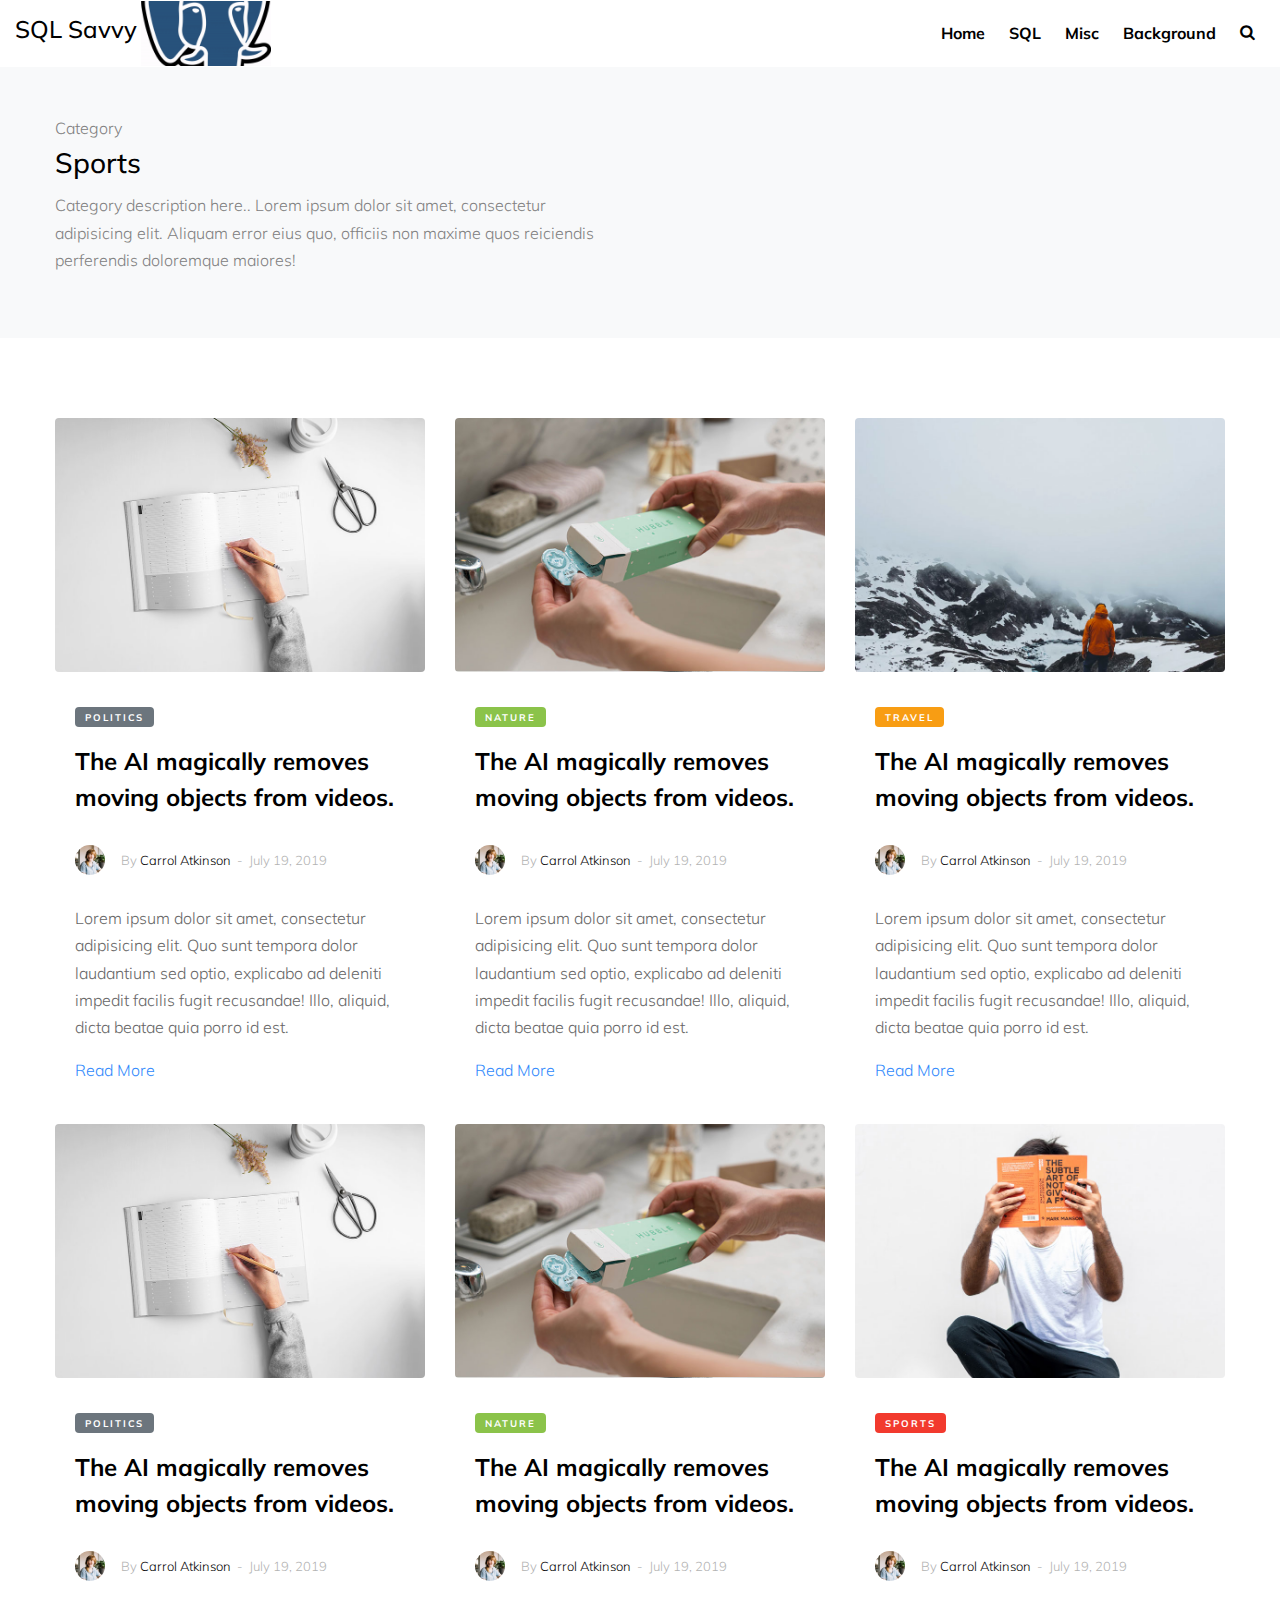
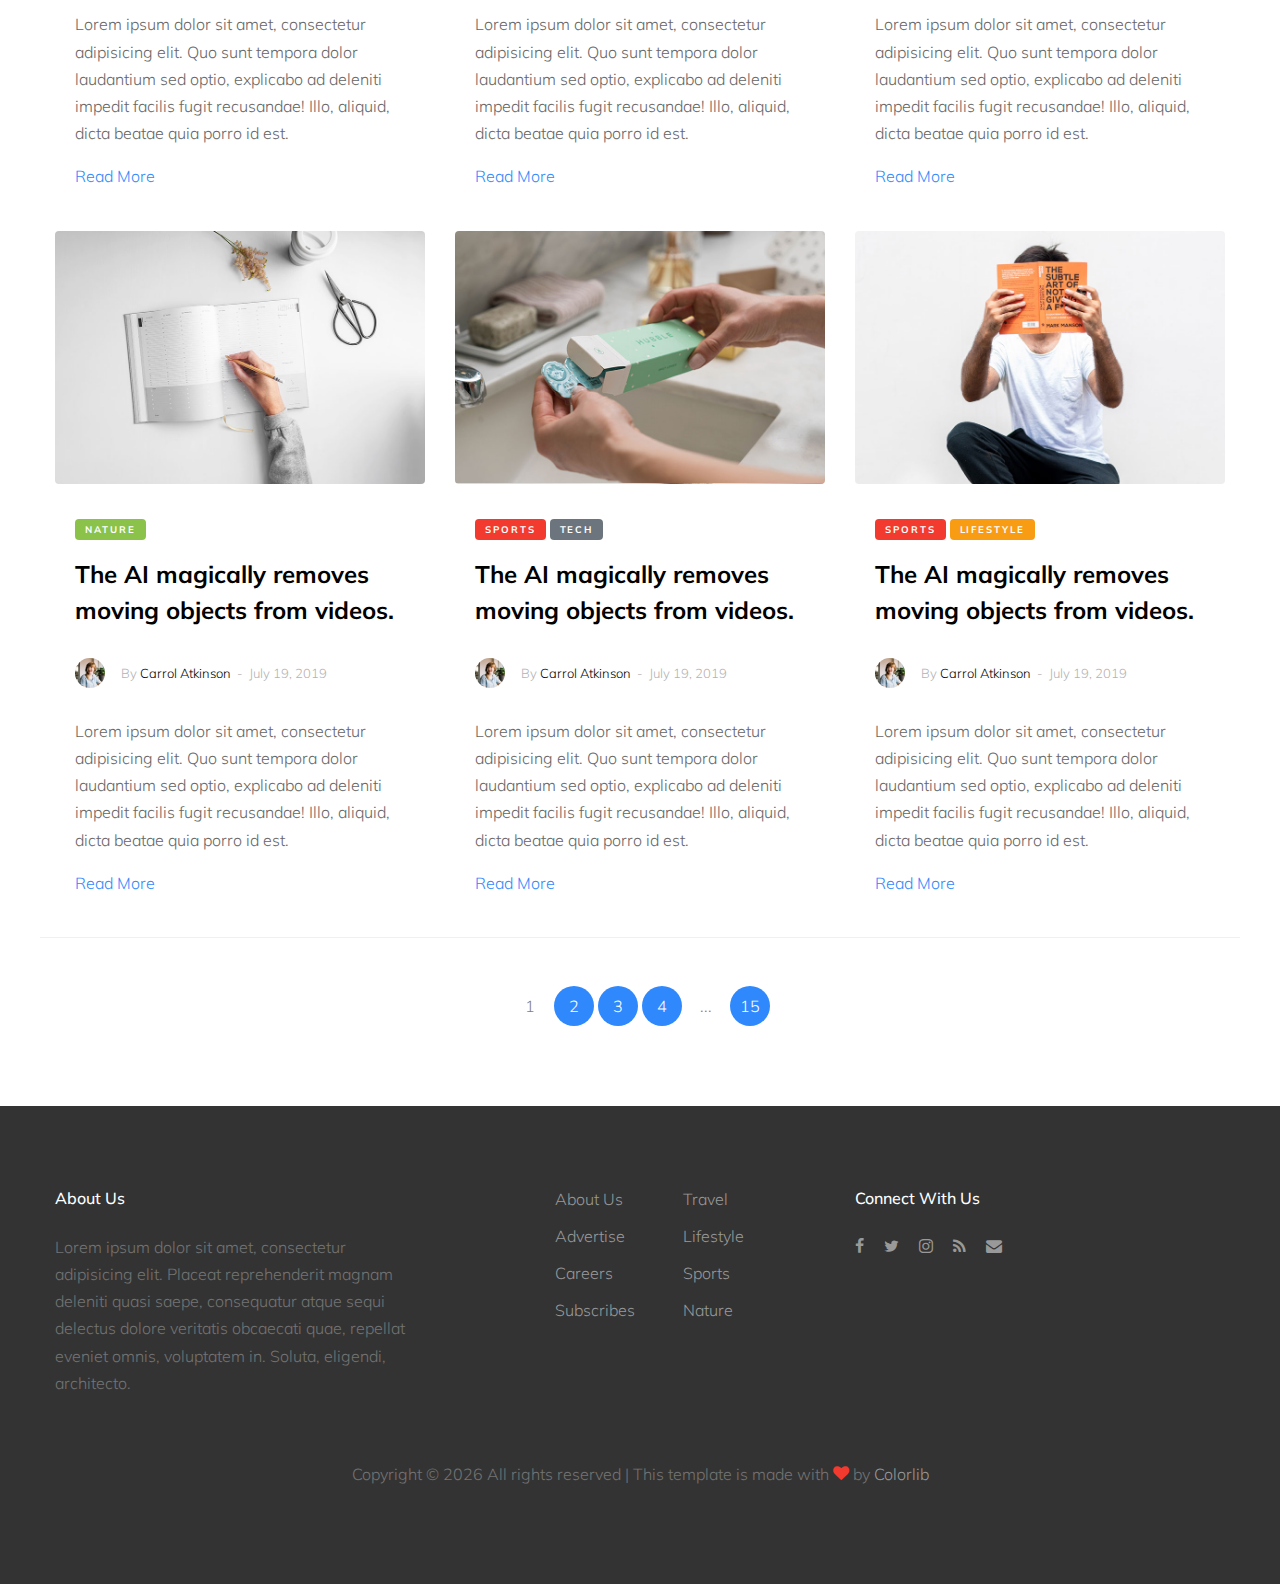
<file: category_misc.html>
<!DOCTYPE html>
<html lang="en">
  <head>
    <title>SQL Savvy</title>
    <meta charset="utf-8">
    <meta name="viewport" content="width=device-width, initial-scale=1, shrink-to-fit=no">

    <link href="https://fonts.googleapis.com/css?family=Muli:300,400,700|Playfair+Display:400,700,900" rel="stylesheet">

    <link rel="stylesheet" href="fonts/icomoon/style.css">
    <link rel="stylesheet" href="css/bootstrap.min.css">
    <link rel="stylesheet" href="css/magnific-popup.css">
    <link rel="stylesheet" href="css/jquery-ui.css">
    <link rel="stylesheet" href="css/owl.carousel.min.css">
    <link rel="stylesheet" href="css/owl.theme.default.min.css">
    <link rel="stylesheet" href="css/bootstrap-datepicker.css">
    <link rel="stylesheet" href="fonts/flaticon/font/flaticon.css">
    <link rel="stylesheet" href="css/aos.css">

    <link rel="stylesheet" href="css/style.css">
  </head>
  <body>
  
  <div class="site-wrap">

    <div class="site-mobile-menu">
      <div class="site-mobile-menu-header">
        <div class="site-mobile-menu-close mt-3">
          <span class="icon-close2 js-menu-toggle"></span>
        </div>
      </div>
      <div class="site-mobile-menu-body"></div>
    </div>
    
    <header class="site-navbar" role="banner">
      <div class="container-fluid">
        <div class="row align-items-center">
          
          <div class="col-12 search-form-wrap js-search-form">
            <form method="get" action="#">
              <input type="text" id="s" class="form-control" placeholder="Search...">
              <button class="search-btn" type="submit"><span class="icon-search"></span></button>
            </form>
          </div>

          <div class="col-4 site-logo">
            <a href="index.html" class="text-black h2 mb-0">SQL Savvy</a>
                        <img class="animated_gif" src="videos/eyes_and_tusks.gif" />
          </div>

          <div class="col-8 text-right">
            <nav class="site-navigation" role="navigation">
              <ul class="site-menu js-clone-nav mr-auto d-none d-lg-block mb-0">
                <li><a href="index.html">Home</a></li>
                <li><a href="category_sql.html">SQL</a></li>
                <li><a href="category_misc.html">Misc</a></li>
                <li><a href="background.html">Background</a></li>
                <li class="d-none d-lg-inline-block"><a href="#" class="js-search-toggle"><span class="icon-search"></span></a></li>
              </ul>
            </nav>
            <a href="#" class="site-menu-toggle js-menu-toggle text-black d-inline-block d-lg-none"><span class="icon-menu h3"></span></a></div>
          </div>

      </div>
    </header>
    
    
    <div class="py-5 bg-light">
      <div class="container">
        <div class="row">
          <div class="col-md-6">
            <span>Category</span>
            <h3>Sports</h3>
            <p>Category description here.. Lorem ipsum dolor sit amet, consectetur adipisicing elit. Aliquam error eius quo, officiis non maxime quos reiciendis perferendis doloremque maiores!</p>
          </div>
        </div>
      </div>
    </div>

    <div class="site-section bg-white">
      <div class="container">
        <div class="row">
          <div class="col-lg-4 mb-4">
            <div class="entry2">
              <a href="single.html"><img src="images/img_1.jpg" alt="Image" class="img-fluid rounded"></a>
              <div class="excerpt">
              <span class="post-category text-white bg-secondary mb-3">Politics</span>

              <h2><a href="single.html">The AI magically removes moving objects from videos.</a></h2>
              <div class="post-meta align-items-center text-left clearfix">
                <figure class="author-figure mb-0 mr-3 float-left"><img src="images/person_1.jpg" alt="Image" class="img-fluid"></figure>
                <span class="d-inline-block mt-1">By <a href="#">Carrol Atkinson</a></span>
                <span>&nbsp;-&nbsp; July 19, 2019</span>
              </div>
              
                <p>Lorem ipsum dolor sit amet, consectetur adipisicing elit. Quo sunt tempora dolor laudantium sed optio, explicabo ad deleniti impedit facilis fugit recusandae! Illo, aliquid, dicta beatae quia porro id est.</p>
                <p><a href="#">Read More</a></p>
              </div>
            </div>
          </div>
          <div class="col-lg-4 mb-4">
            <div class="entry2">
              <a href="single.html"><img src="images/img_2.jpg" alt="Image" class="img-fluid rounded"></a>
              <div class="excerpt">
              <span class="post-category text-white bg-success mb-3">Nature</span>

              <h2><a href="single.html">The AI magically removes moving objects from videos.</a></h2>
              <div class="post-meta align-items-center text-left clearfix">
                <figure class="author-figure mb-0 mr-3 float-left"><img src="images/person_1.jpg" alt="Image" class="img-fluid"></figure>
                <span class="d-inline-block mt-1">By <a href="#">Carrol Atkinson</a></span>
                <span>&nbsp;-&nbsp; July 19, 2019</span>
              </div>
              
                <p>Lorem ipsum dolor sit amet, consectetur adipisicing elit. Quo sunt tempora dolor laudantium sed optio, explicabo ad deleniti impedit facilis fugit recusandae! Illo, aliquid, dicta beatae quia porro id est.</p>
                <p><a href="#">Read More</a></p>
              </div>
            </div>
          </div>
          <div class="col-lg-4 mb-4">
            <div class="entry2">
              <a href="single.html"><img src="images/img_3.jpg" alt="Image" class="img-fluid rounded"></a>
              <div class="excerpt">
              <span class="post-category text-white bg-warning mb-3">Travel</span>

              <h2><a href="single.html">The AI magically removes moving objects from videos.</a></h2>
              <div class="post-meta align-items-center text-left clearfix">
                <figure class="author-figure mb-0 mr-3 float-left"><img src="images/person_1.jpg" alt="Image" class="img-fluid"></figure>
                <span class="d-inline-block mt-1">By <a href="#">Carrol Atkinson</a></span>
                <span>&nbsp;-&nbsp; July 19, 2019</span>
              </div>
              
                <p>Lorem ipsum dolor sit amet, consectetur adipisicing elit. Quo sunt tempora dolor laudantium sed optio, explicabo ad deleniti impedit facilis fugit recusandae! Illo, aliquid, dicta beatae quia porro id est.</p>
                <p><a href="#">Read More</a></p>
              </div>
            </div>
          </div>


          <div class="col-lg-4 mb-4">
            <div class="entry2">
              <a href="single.html"><img src="images/img_1.jpg" alt="Image" class="img-fluid rounded"></a>
              <div class="excerpt">
              <span class="post-category text-white bg-secondary mb-3">Politics</span>

              <h2><a href="single.html">The AI magically removes moving objects from videos.</a></h2>
              <div class="post-meta align-items-center text-left clearfix">
                <figure class="author-figure mb-0 mr-3 float-left"><img src="images/person_1.jpg" alt="Image" class="img-fluid"></figure>
                <span class="d-inline-block mt-1">By <a href="#">Carrol Atkinson</a></span>
                <span>&nbsp;-&nbsp; July 19, 2019</span>
              </div>
              
                <p>Lorem ipsum dolor sit amet, consectetur adipisicing elit. Quo sunt tempora dolor laudantium sed optio, explicabo ad deleniti impedit facilis fugit recusandae! Illo, aliquid, dicta beatae quia porro id est.</p>
                <p><a href="#">Read More</a></p>
              </div>
            </div>
          </div>
          <div class="col-lg-4 mb-4">
            <div class="entry2">
              <a href="single.html"><img src="images/img_2.jpg" alt="Image" class="img-fluid rounded"></a>
              <div class="excerpt">
              <span class="post-category text-white bg-success mb-3">Nature</span>

              <h2><a href="single.html">The AI magically removes moving objects from videos.</a></h2>
              <div class="post-meta align-items-center text-left clearfix">
                <figure class="author-figure mb-0 mr-3 float-left"><img src="images/person_1.jpg" alt="Image" class="img-fluid"></figure>
                <span class="d-inline-block mt-1">By <a href="#">Carrol Atkinson</a></span>
                <span>&nbsp;-&nbsp; July 19, 2019</span>
              </div>
              
                <p>Lorem ipsum dolor sit amet, consectetur adipisicing elit. Quo sunt tempora dolor laudantium sed optio, explicabo ad deleniti impedit facilis fugit recusandae! Illo, aliquid, dicta beatae quia porro id est.</p>
                <p><a href="#">Read More</a></p>
              </div>
            </div>
          </div>
          <div class="col-lg-4 mb-4">
            <div class="entry2">
              <a href="single.html"><img src="images/img_4.jpg" alt="Image" class="img-fluid rounded"></a>
              <div class="excerpt">
              <span class="post-category text-white bg-danger mb-3">Sports</span>

              <h2><a href="single.html">The AI magically removes moving objects from videos.</a></h2>
              <div class="post-meta align-items-center text-left clearfix">
                <figure class="author-figure mb-0 mr-3 float-left"><img src="images/person_1.jpg" alt="Image" class="img-fluid"></figure>
                <span class="d-inline-block mt-1">By <a href="#">Carrol Atkinson</a></span>
                <span>&nbsp;-&nbsp; July 19, 2019</span>
              </div>
              
                <p>Lorem ipsum dolor sit amet, consectetur adipisicing elit. Quo sunt tempora dolor laudantium sed optio, explicabo ad deleniti impedit facilis fugit recusandae! Illo, aliquid, dicta beatae quia porro id est.</p>
                <p><a href="#">Read More</a></p>
              </div>
            </div>
          </div>


          <div class="col-lg-4 mb-4">
            <div class="entry2">
              <a href="single.html"><img src="images/img_1.jpg" alt="Image" class="img-fluid rounded"></a>
              <div class="excerpt">
              <span class="post-category text-white bg-success mb-3">Nature</span>

              <h2><a href="single.html">The AI magically removes moving objects from videos.</a></h2>
              <div class="post-meta align-items-center text-left clearfix">
                <figure class="author-figure mb-0 mr-3 float-left"><img src="images/person_1.jpg" alt="Image" class="img-fluid"></figure>
                <span class="d-inline-block mt-1">By <a href="#">Carrol Atkinson</a></span>
                <span>&nbsp;-&nbsp; July 19, 2019</span>
              </div>
              
                <p>Lorem ipsum dolor sit amet, consectetur adipisicing elit. Quo sunt tempora dolor laudantium sed optio, explicabo ad deleniti impedit facilis fugit recusandae! Illo, aliquid, dicta beatae quia porro id est.</p>
                <p><a href="#">Read More</a></p>
              </div>
            </div>
          </div>
          <div class="col-lg-4 mb-4">
            <div class="entry2">
              <a href="single.html"><img src="images/img_2.jpg" alt="Image" class="img-fluid rounded"></a>
              <div class="excerpt">
              <span class="post-category text-white bg-danger mb-3">Sports</span>
              <span class="post-category text-white bg-secondary mb-3">Tech</span>

              <h2><a href="single.html">The AI magically removes moving objects from videos.</a></h2>
              <div class="post-meta align-items-center text-left clearfix">
                <figure class="author-figure mb-0 mr-3 float-left"><img src="images/person_1.jpg" alt="Image" class="img-fluid"></figure>
                <span class="d-inline-block mt-1">By <a href="#">Carrol Atkinson</a></span>
                <span>&nbsp;-&nbsp; July 19, 2019</span>
              </div>
                <p>Lorem ipsum dolor sit amet, consectetur adipisicing elit. Quo sunt tempora dolor laudantium sed optio, explicabo ad deleniti impedit facilis fugit recusandae! Illo, aliquid, dicta beatae quia porro id est.</p>
                <p><a href="#">Read More</a></p>
              </div>
            </div>
          </div>
          <div class="col-lg-4 mb-4">
            <div class="entry2">
              <a href="single.html"><img src="images/img_4.jpg" alt="Image" class="img-fluid rounded"></a>
              <div class="excerpt">
              <span class="post-category text-white bg-danger mb-3">Sports</span>
              <span class="post-category text-white bg-warning mb-3">Lifestyle</span>

              <h2><a href="single.html">The AI magically removes moving objects from videos.</a></h2>
              <div class="post-meta align-items-center text-left clearfix">
                <figure class="author-figure mb-0 mr-3 float-left"><img src="images/person_1.jpg" alt="Image" class="img-fluid"></figure>
                <span class="d-inline-block mt-1">By <a href="#">Carrol Atkinson</a></span>
                <span>&nbsp;-&nbsp; July 19, 2019</span>
              </div>
              
                <p>Lorem ipsum dolor sit amet, consectetur adipisicing elit. Quo sunt tempora dolor laudantium sed optio, explicabo ad deleniti impedit facilis fugit recusandae! Illo, aliquid, dicta beatae quia porro id est.</p>
                <p><a href="#">Read More</a></p>
              </div>
            </div>
          </div>
        </div>
        <div class="row text-center pt-5 border-top">
          <div class="col-md-12">
            <div class="custom-pagination">
              <span>1</span>
              <a href="#">2</a>
              <a href="#">3</a>
              <a href="#">4</a>
              <span>...</span>
              <a href="#">15</a>
            </div>
          </div>
      </div>
    </div>
  </div>
    
    
    
    <div class="site-footer">
      <div class="container">
        <div class="row mb-5">
          <div class="col-md-4">
            <h3 class="footer-heading mb-4">About Us</h3>
            <p>Lorem ipsum dolor sit amet, consectetur adipisicing elit. Placeat reprehenderit magnam deleniti quasi saepe, consequatur atque sequi delectus dolore veritatis obcaecati quae, repellat eveniet omnis, voluptatem in. Soluta, eligendi, architecto.</p>
          </div>
          <div class="col-md-3 ml-auto">
            <!-- <h3 class="footer-heading mb-4">Navigation</h3> -->
            <ul class="list-unstyled float-left mr-5">
              <li><a href="#">About Us</a></li>
              <li><a href="#">Advertise</a></li>
              <li><a href="#">Careers</a></li>
              <li><a href="#">Subscribes</a></li>
            </ul>
            <ul class="list-unstyled float-left">
              <li><a href="#">Travel</a></li>
              <li><a href="#">Lifestyle</a></li>
              <li><a href="#">Sports</a></li>
              <li><a href="#">Nature</a></li>
            </ul>
          </div>
          <div class="col-md-4">
            

            <div>
              <h3 class="footer-heading mb-4">Connect With Us</h3>
              <p>
                <a href="#"><span class="icon-facebook pt-2 pr-2 pb-2 pl-0"></span></a>
                <a href="#"><span class="icon-twitter p-2"></span></a>
                <a href="#"><span class="icon-instagram p-2"></span></a>
                <a href="#"><span class="icon-rss p-2"></span></a>
                <a href="#"><span class="icon-envelope p-2"></span></a>
              </p>
            </div>
          </div>
        </div>
        <div class="row">
          <div class="col-12 text-center">
            <p>
              <!-- Link back to Colorlib can't be removed. Template is licensed under CC BY 3.0. -->
              Copyright &copy; <script>document.write(new Date().getFullYear());</script> All rights reserved | This template is made with <i class="icon-heart text-danger" aria-hidden="true"></i> by <a href="https://colorlib.com" target="_blank" >Colorlib</a>
              <!-- Link back to Colorlib can't be removed. Template is licensed under CC BY 3.0. -->
              </p>
          </div>
        </div>
      </div>
    </div>
    
  </div>

  <script src="js/jquery-3.3.1.min.js"></script>
  <script src="js/jquery-migrate-3.0.1.min.js"></script>
  <script src="js/jquery-ui.js"></script>
  <script src="js/popper.min.js"></script>
  <script src="js/bootstrap.min.js"></script>
  <script src="js/owl.carousel.min.js"></script>
  <script src="js/jquery.stellar.min.js"></script>
  <script src="js/jquery.countdown.min.js"></script>
  <script src="js/jquery.magnific-popup.min.js"></script>
  <script src="js/bootstrap-datepicker.min.js"></script>
  <script src="js/aos.js"></script>

  <script src="js/main.js"></script>


    
  </body>
</html>
</file>
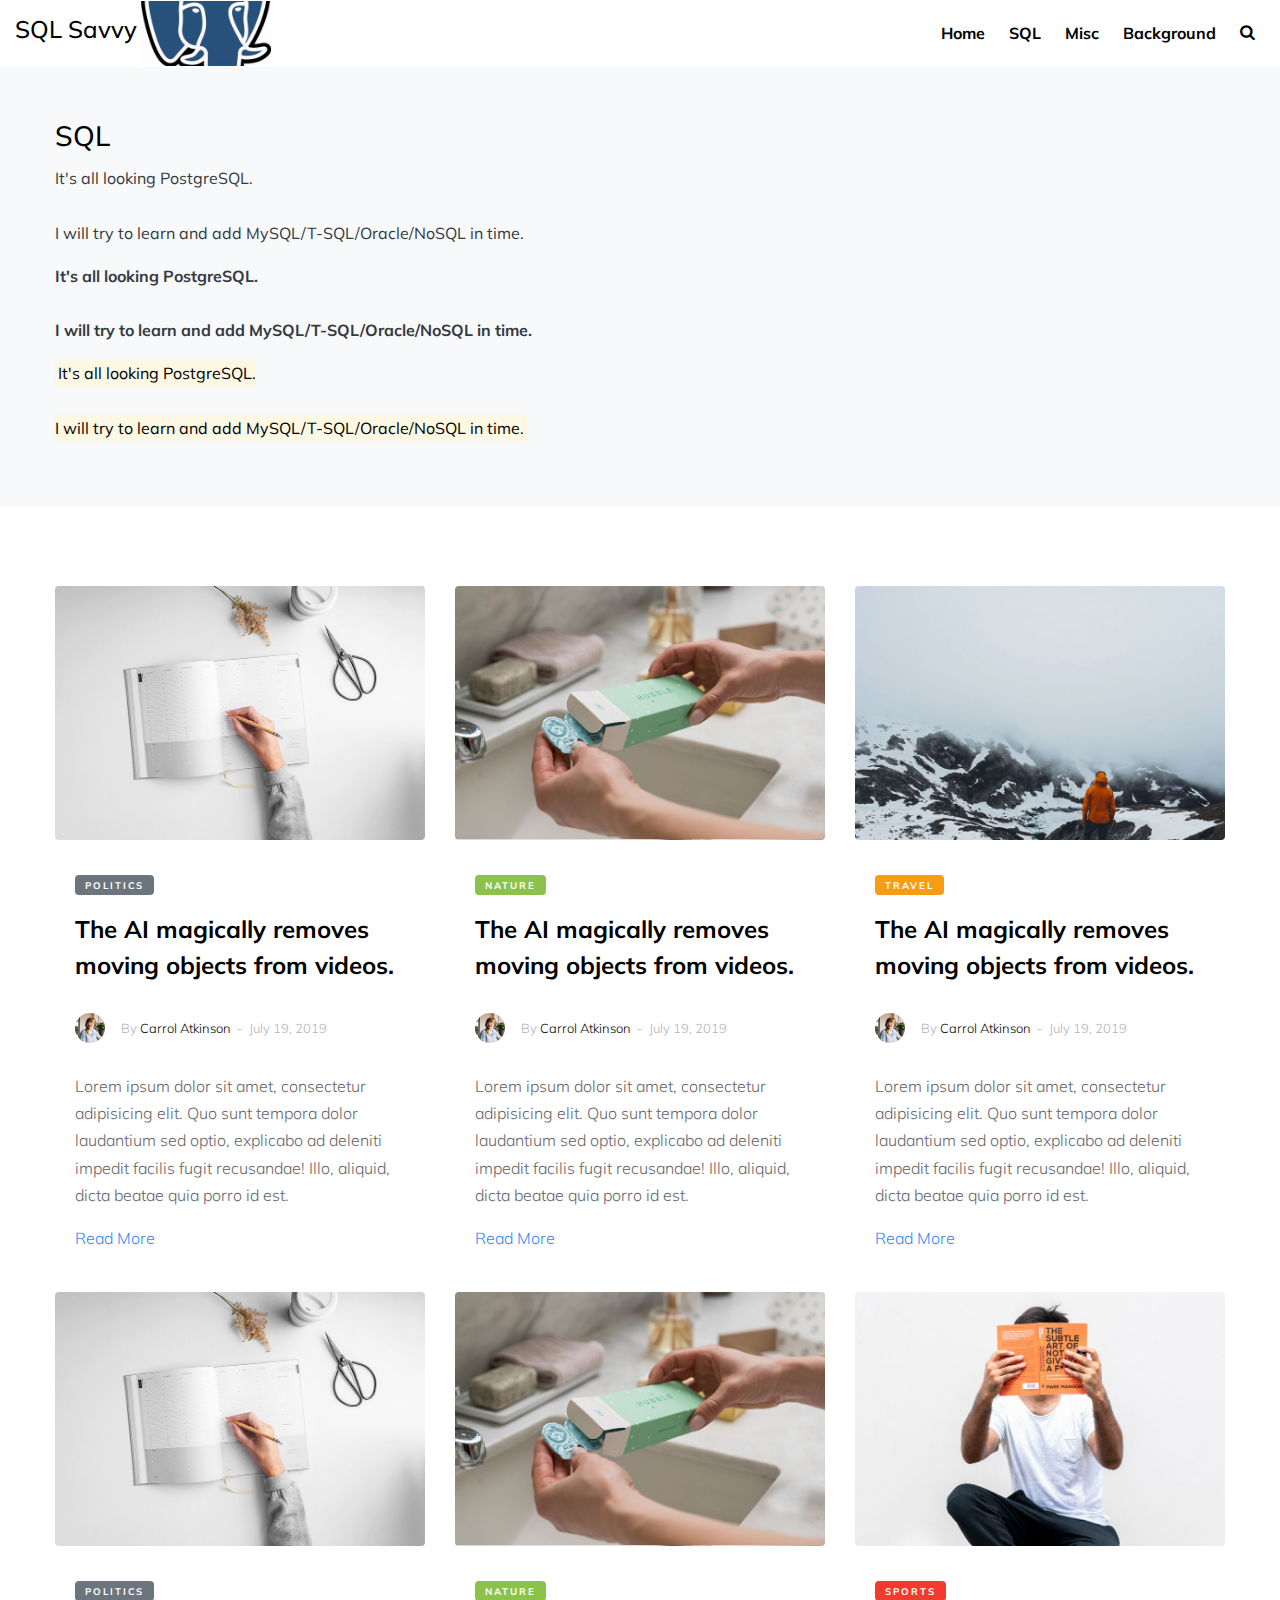
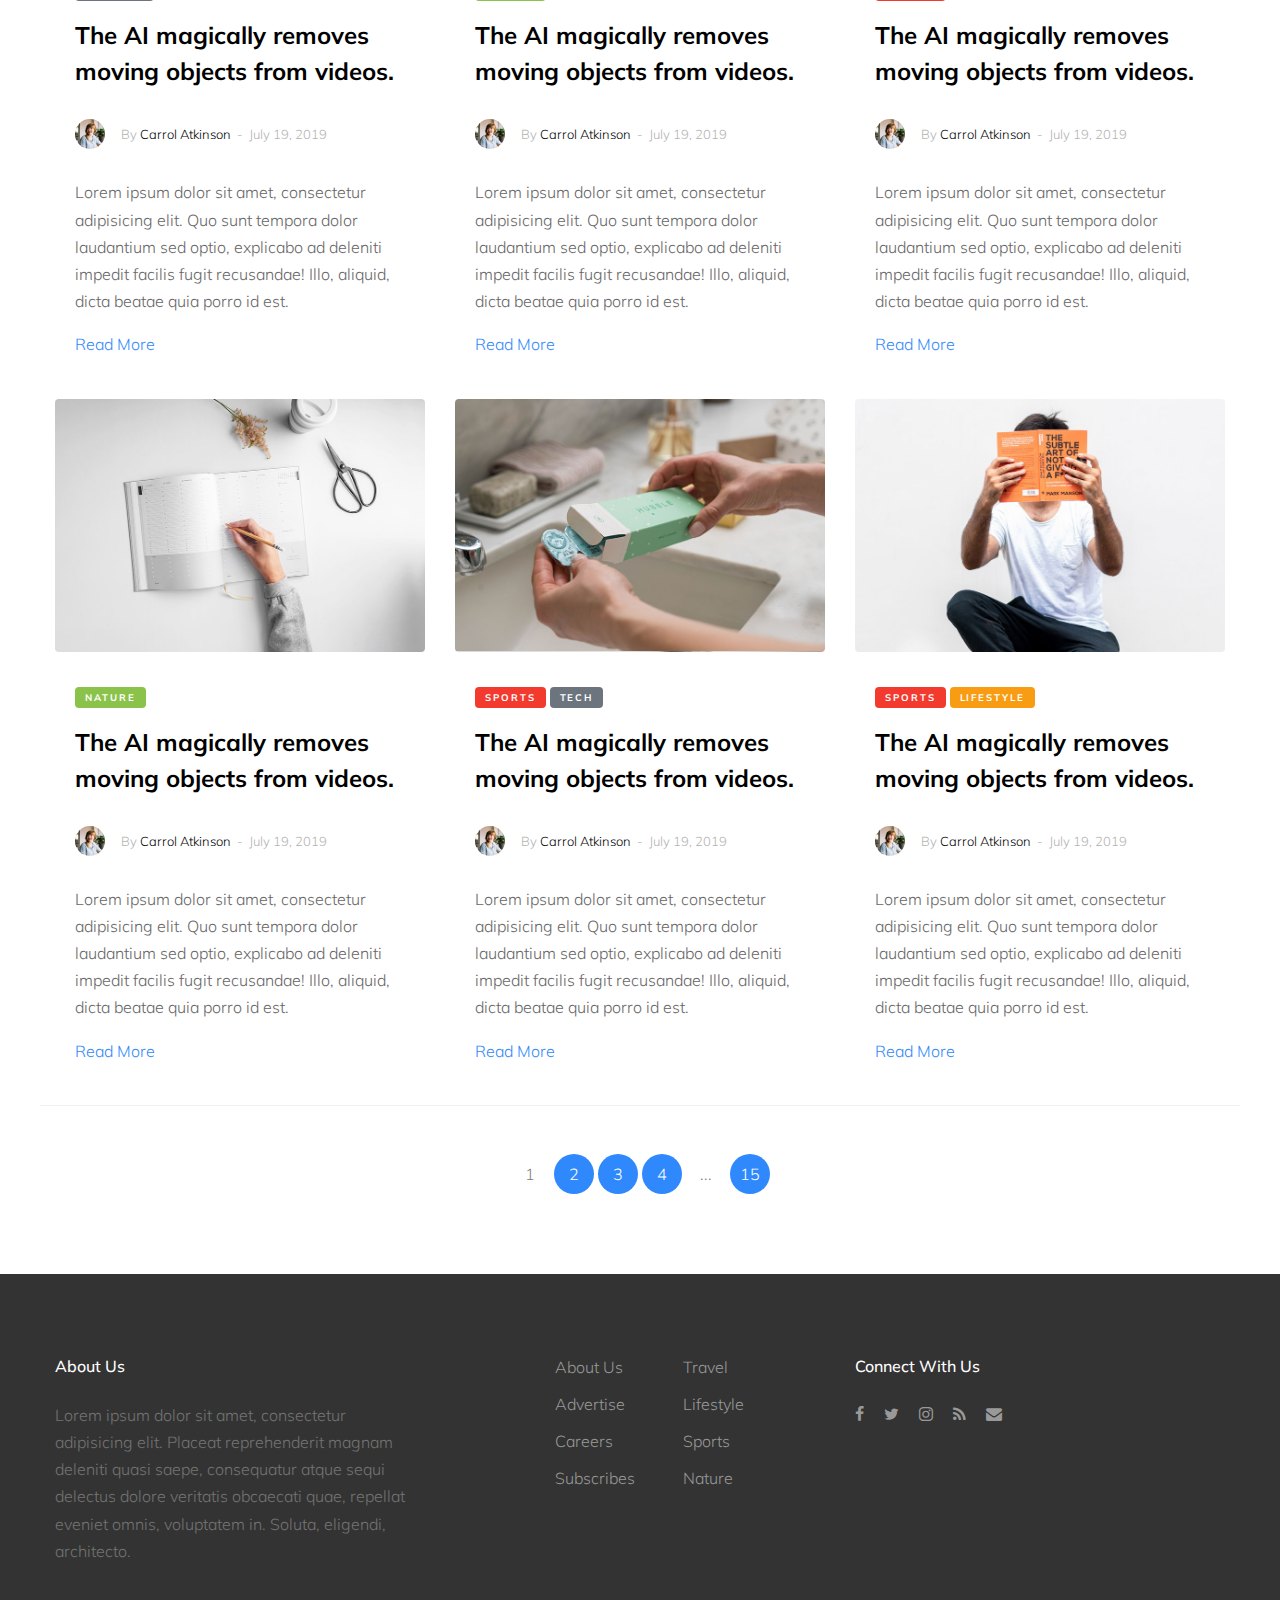
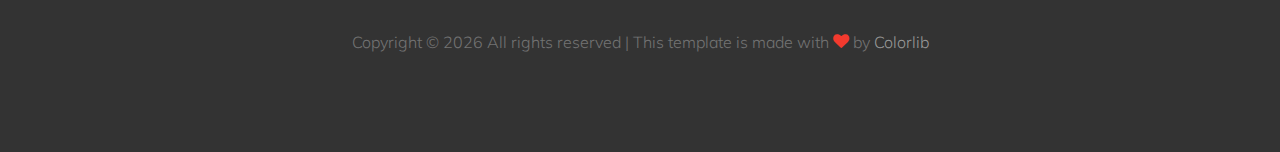
<file: category_sql.html>
<!DOCTYPE html>
<html lang="en">
  <head>
    <title>SQL Savvy</title>
    <meta charset="utf-8">
    <meta name="viewport" content="width=device-width, initial-scale=1, shrink-to-fit=no">

    <link href="https://fonts.googleapis.com/css?family=Muli:300,400,700|Playfair+Display:400,700,900" rel="stylesheet">

    <link rel="stylesheet" href="fonts/icomoon/style.css">
    <link rel="stylesheet" href="css/bootstrap.min.css">
    <link rel="stylesheet" href="css/magnific-popup.css">
    <link rel="stylesheet" href="css/jquery-ui.css">
    <link rel="stylesheet" href="css/owl.carousel.min.css">
    <link rel="stylesheet" href="css/owl.theme.default.min.css">
    <link rel="stylesheet" href="css/bootstrap-datepicker.css">
    <link rel="stylesheet" href="fonts/flaticon/font/flaticon.css">
    <link rel="stylesheet" href="css/aos.css">

    <link rel="stylesheet" href="css/style.css">
  </head>
  <body>
  
  <div class="site-wrap">

    <div class="site-mobile-menu">
      <div class="site-mobile-menu-header">
        <div class="site-mobile-menu-close mt-3">
          <span class="icon-close2 js-menu-toggle"></span>
        </div>
      </div>
      <div class="site-mobile-menu-body"></div>
    </div>
    
    <header class="site-navbar" role="banner">
      <div class="container-fluid">
        <div class="row align-items-center">
          
          <div class="col-12 search-form-wrap js-search-form">
            <form method="get" action="#">
              <input type="text" id="s" class="form-control" placeholder="Search...">
              <button class="search-btn" type="submit"><span class="icon-search"></span></button>
            </form>
          </div>

          <div class="col-4 site-logo">
            <a href="index.html" class="text-black h2 mb-0">SQL Savvy</a>
                        <img class="animated_gif" src="videos/eyes_and_tusks.gif" />
          </div>
          <div class="col-8 text-right">
            <nav class="site-navigation" role="navigation">
              <ul class="site-menu js-clone-nav mr-auto d-none d-lg-block mb-0">
                <li><a href="index.html">Home</a></li>
                <li><a href="category_sql.html">SQL</a></li>
                <li><a href="category_misc.html">Misc</a></li>
                <li><a href="background.html">Background</a></li>
                <li class="d-none d-lg-inline-block"><a href="#" class="js-search-toggle"><span class="icon-search"></span></a></li>
              </ul>
            </nav>
            <a href="#" class="site-menu-toggle js-menu-toggle text-black d-inline-block d-lg-none"><span class="icon-menu h3"></span></a></div>
          </div>

      </div>
    </header>
    
    
    <div class="py-5 bg-light">
      <div class="container">
        <div class="row">
          <div class="col-md-9">
            <h3>SQL</h3>
            <p class="text-dark"><b>It's all looking PostgreSQL. <br><br> I will try to learn and add MySQL/T-SQL/Oracle/NoSQL in time.</b></p>
            <p class="text-dark"><strong><b>It's all looking PostgreSQL. <br><br> I will try to learn and add MySQL/T-SQL/Oracle/NoSQL in time.</b></strong></p>
            <p class="text-dark"><mark><b>It's all looking PostgreSQL. <br><br> I will try to learn and add MySQL/T-SQL/Oracle/NoSQL in time.</b></mark></p>
          </div>
        </div>
      </div>
    </div>

    <div class="site-section bg-white">
      <div class="container">
        <div class="row">
          <div class="col-lg-4 mb-4">
            <div class="entry2">
              <a href="single.html"><img src="images/img_1.jpg" alt="Image" class="img-fluid rounded"></a>
              <div class="excerpt">
              <span class="post-category text-white bg-secondary mb-3">Politics</span>

              <h2><a href="single.html">The AI magically removes moving objects from videos.</a></h2>
              <div class="post-meta align-items-center text-left clearfix">
                <figure class="author-figure mb-0 mr-3 float-left"><img src="images/person_1.jpg" alt="Image" class="img-fluid"></figure>
                <span class="d-inline-block mt-1">By <a href="#">Carrol Atkinson</a></span>
                <span>&nbsp;-&nbsp; July 19, 2019</span>
              </div>
              
                <p>Lorem ipsum dolor sit amet, consectetur adipisicing elit. Quo sunt tempora dolor laudantium sed optio, explicabo ad deleniti impedit facilis fugit recusandae! Illo, aliquid, dicta beatae quia porro id est.</p>
                <p><a href="#">Read More</a></p>
              </div>
            </div>
          </div>
          <div class="col-lg-4 mb-4">
            <div class="entry2">
              <a href="single.html"><img src="images/img_2.jpg" alt="Image" class="img-fluid rounded"></a>
              <div class="excerpt">
              <span class="post-category text-white bg-success mb-3">Nature</span>

              <h2><a href="single.html">The AI magically removes moving objects from videos.</a></h2>
              <div class="post-meta align-items-center text-left clearfix">
                <figure class="author-figure mb-0 mr-3 float-left"><img src="images/person_1.jpg" alt="Image" class="img-fluid"></figure>
                <span class="d-inline-block mt-1">By <a href="#">Carrol Atkinson</a></span>
                <span>&nbsp;-&nbsp; July 19, 2019</span>
              </div>
              
                <p>Lorem ipsum dolor sit amet, consectetur adipisicing elit. Quo sunt tempora dolor laudantium sed optio, explicabo ad deleniti impedit facilis fugit recusandae! Illo, aliquid, dicta beatae quia porro id est.</p>
                <p><a href="#">Read More</a></p>
              </div>
            </div>
          </div>
          <div class="col-lg-4 mb-4">
            <div class="entry2">
              <a href="single.html"><img src="images/img_3.jpg" alt="Image" class="img-fluid rounded"></a>
              <div class="excerpt">
              <span class="post-category text-white bg-warning mb-3">Travel</span>

              <h2><a href="single.html">The AI magically removes moving objects from videos.</a></h2>
              <div class="post-meta align-items-center text-left clearfix">
                <figure class="author-figure mb-0 mr-3 float-left"><img src="images/person_1.jpg" alt="Image" class="img-fluid"></figure>
                <span class="d-inline-block mt-1">By <a href="#">Carrol Atkinson</a></span>
                <span>&nbsp;-&nbsp; July 19, 2019</span>
              </div>
              
                <p>Lorem ipsum dolor sit amet, consectetur adipisicing elit. Quo sunt tempora dolor laudantium sed optio, explicabo ad deleniti impedit facilis fugit recusandae! Illo, aliquid, dicta beatae quia porro id est.</p>
                <p><a href="#">Read More</a></p>
              </div>
            </div>
          </div>


          <div class="col-lg-4 mb-4">
            <div class="entry2">
              <a href="single.html"><img src="images/img_1.jpg" alt="Image" class="img-fluid rounded"></a>
              <div class="excerpt">
              <span class="post-category text-white bg-secondary mb-3">Politics</span>

              <h2><a href="single.html">The AI magically removes moving objects from videos.</a></h2>
              <div class="post-meta align-items-center text-left clearfix">
                <figure class="author-figure mb-0 mr-3 float-left"><img src="images/person_1.jpg" alt="Image" class="img-fluid"></figure>
                <span class="d-inline-block mt-1">By <a href="#">Carrol Atkinson</a></span>
                <span>&nbsp;-&nbsp; July 19, 2019</span>
              </div>
              
                <p>Lorem ipsum dolor sit amet, consectetur adipisicing elit. Quo sunt tempora dolor laudantium sed optio, explicabo ad deleniti impedit facilis fugit recusandae! Illo, aliquid, dicta beatae quia porro id est.</p>
                <p><a href="#">Read More</a></p>
              </div>
            </div>
          </div>
          <div class="col-lg-4 mb-4">
            <div class="entry2">
              <a href="single.html"><img src="images/img_2.jpg" alt="Image" class="img-fluid rounded"></a>
              <div class="excerpt">
              <span class="post-category text-white bg-success mb-3">Nature</span>

              <h2><a href="single.html">The AI magically removes moving objects from videos.</a></h2>
              <div class="post-meta align-items-center text-left clearfix">
                <figure class="author-figure mb-0 mr-3 float-left"><img src="images/person_1.jpg" alt="Image" class="img-fluid"></figure>
                <span class="d-inline-block mt-1">By <a href="#">Carrol Atkinson</a></span>
                <span>&nbsp;-&nbsp; July 19, 2019</span>
              </div>
              
                <p>Lorem ipsum dolor sit amet, consectetur adipisicing elit. Quo sunt tempora dolor laudantium sed optio, explicabo ad deleniti impedit facilis fugit recusandae! Illo, aliquid, dicta beatae quia porro id est.</p>
                <p><a href="#">Read More</a></p>
              </div>
            </div>
          </div>
          <div class="col-lg-4 mb-4">
            <div class="entry2">
              <a href="single.html"><img src="images/img_4.jpg" alt="Image" class="img-fluid rounded"></a>
              <div class="excerpt">
              <span class="post-category text-white bg-danger mb-3">Sports</span>

              <h2><a href="single.html">The AI magically removes moving objects from videos.</a></h2>
              <div class="post-meta align-items-center text-left clearfix">
                <figure class="author-figure mb-0 mr-3 float-left"><img src="images/person_1.jpg" alt="Image" class="img-fluid"></figure>
                <span class="d-inline-block mt-1">By <a href="#">Carrol Atkinson</a></span>
                <span>&nbsp;-&nbsp; July 19, 2019</span>
              </div>
              
                <p>Lorem ipsum dolor sit amet, consectetur adipisicing elit. Quo sunt tempora dolor laudantium sed optio, explicabo ad deleniti impedit facilis fugit recusandae! Illo, aliquid, dicta beatae quia porro id est.</p>
                <p><a href="#">Read More</a></p>
              </div>
            </div>
          </div>


          <div class="col-lg-4 mb-4">
            <div class="entry2">
              <a href="single.html"><img src="images/img_1.jpg" alt="Image" class="img-fluid rounded"></a>
              <div class="excerpt">
              <span class="post-category text-white bg-success mb-3">Nature</span>

              <h2><a href="single.html">The AI magically removes moving objects from videos.</a></h2>
              <div class="post-meta align-items-center text-left clearfix">
                <figure class="author-figure mb-0 mr-3 float-left"><img src="images/person_1.jpg" alt="Image" class="img-fluid"></figure>
                <span class="d-inline-block mt-1">By <a href="#">Carrol Atkinson</a></span>
                <span>&nbsp;-&nbsp; July 19, 2019</span>
              </div>
              
                <p>Lorem ipsum dolor sit amet, consectetur adipisicing elit. Quo sunt tempora dolor laudantium sed optio, explicabo ad deleniti impedit facilis fugit recusandae! Illo, aliquid, dicta beatae quia porro id est.</p>
                <p><a href="#">Read More</a></p>
              </div>
            </div>
          </div>
          <div class="col-lg-4 mb-4">
            <div class="entry2">
              <a href="single.html"><img src="images/img_2.jpg" alt="Image" class="img-fluid rounded"></a>
              <div class="excerpt">
              <span class="post-category text-white bg-danger mb-3">Sports</span>
              <span class="post-category text-white bg-secondary mb-3">Tech</span>

              <h2><a href="single.html">The AI magically removes moving objects from videos.</a></h2>
              <div class="post-meta align-items-center text-left clearfix">
                <figure class="author-figure mb-0 mr-3 float-left"><img src="images/person_1.jpg" alt="Image" class="img-fluid"></figure>
                <span class="d-inline-block mt-1">By <a href="#">Carrol Atkinson</a></span>
                <span>&nbsp;-&nbsp; July 19, 2019</span>
              </div>
                <p>Lorem ipsum dolor sit amet, consectetur adipisicing elit. Quo sunt tempora dolor laudantium sed optio, explicabo ad deleniti impedit facilis fugit recusandae! Illo, aliquid, dicta beatae quia porro id est.</p>
                <p><a href="#">Read More</a></p>
              </div>
            </div>
          </div>
          <div class="col-lg-4 mb-4">
            <div class="entry2">
              <a href="single.html"><img src="images/img_4.jpg" alt="Image" class="img-fluid rounded"></a>
              <div class="excerpt">
              <span class="post-category text-white bg-danger mb-3">Sports</span>
              <span class="post-category text-white bg-warning mb-3">Lifestyle</span>

              <h2><a href="single.html">The AI magically removes moving objects from videos.</a></h2>
              <div class="post-meta align-items-center text-left clearfix">
                <figure class="author-figure mb-0 mr-3 float-left"><img src="images/person_1.jpg" alt="Image" class="img-fluid"></figure>
                <span class="d-inline-block mt-1">By <a href="#">Carrol Atkinson</a></span>
                <span>&nbsp;-&nbsp; July 19, 2019</span>
              </div>
              
                <p>Lorem ipsum dolor sit amet, consectetur adipisicing elit. Quo sunt tempora dolor laudantium sed optio, explicabo ad deleniti impedit facilis fugit recusandae! Illo, aliquid, dicta beatae quia porro id est.</p>
                <p><a href="#">Read More</a></p>
              </div>
            </div>
          </div>
        </div>
        <div class="row text-center pt-5 border-top">
          <div class="col-md-12">
            <div class="custom-pagination">
              <span>1</span>
              <a href="#">2</a>
              <a href="#">3</a>
              <a href="#">4</a>
              <span>...</span>
              <a href="#">15</a>
            </div>
          </div>
      </div>
    </div>
  </div>
    
    
    
    <div class="site-footer">
      <div class="container">
        <div class="row mb-5">
          <div class="col-md-4">
            <h3 class="footer-heading mb-4">About Us</h3>
            <p>Lorem ipsum dolor sit amet, consectetur adipisicing elit. Placeat reprehenderit magnam deleniti quasi saepe, consequatur atque sequi delectus dolore veritatis obcaecati quae, repellat eveniet omnis, voluptatem in. Soluta, eligendi, architecto.</p>
          </div>
          <div class="col-md-3 ml-auto">
            <!-- <h3 class="footer-heading mb-4">Navigation</h3> -->
            <ul class="list-unstyled float-left mr-5">
              <li><a href="#">About Us</a></li>
              <li><a href="#">Advertise</a></li>
              <li><a href="#">Careers</a></li>
              <li><a href="#">Subscribes</a></li>
            </ul>
            <ul class="list-unstyled float-left">
              <li><a href="#">Travel</a></li>
              <li><a href="#">Lifestyle</a></li>
              <li><a href="#">Sports</a></li>
              <li><a href="#">Nature</a></li>
            </ul>
          </div>
          <div class="col-md-4">
            

            <div>
              <h3 class="footer-heading mb-4">Connect With Us</h3>
              <p>
                <a href="#"><span class="icon-facebook pt-2 pr-2 pb-2 pl-0"></span></a>
                <a href="#"><span class="icon-twitter p-2"></span></a>
                <a href="#"><span class="icon-instagram p-2"></span></a>
                <a href="#"><span class="icon-rss p-2"></span></a>
                <a href="#"><span class="icon-envelope p-2"></span></a>
              </p>
            </div>
          </div>
        </div>
        <div class="row">
          <div class="col-12 text-center">
            <p>
              <!-- Link back to Colorlib can't be removed. Template is licensed under CC BY 3.0. -->
              Copyright &copy; <script>document.write(new Date().getFullYear());</script> All rights reserved | This template is made with <i class="icon-heart text-danger" aria-hidden="true"></i> by <a href="https://colorlib.com" target="_blank" >Colorlib</a>
              <!-- Link back to Colorlib can't be removed. Template is licensed under CC BY 3.0. -->
              </p>
          </div>
        </div>
      </div>
    </div>
    
  </div>

  <script src="js/jquery-3.3.1.min.js"></script>
  <script src="js/jquery-migrate-3.0.1.min.js"></script>
  <script src="js/jquery-ui.js"></script>
  <script src="js/popper.min.js"></script>
  <script src="js/bootstrap.min.js"></script>
  <script src="js/owl.carousel.min.js"></script>
  <script src="js/jquery.stellar.min.js"></script>
  <script src="js/jquery.countdown.min.js"></script>
  <script src="js/jquery.magnific-popup.min.js"></script>
  <script src="js/bootstrap-datepicker.min.js"></script>
  <script src="js/aos.js"></script>

  <script src="js/main.js"></script>


    
  </body>
</html>
</file>
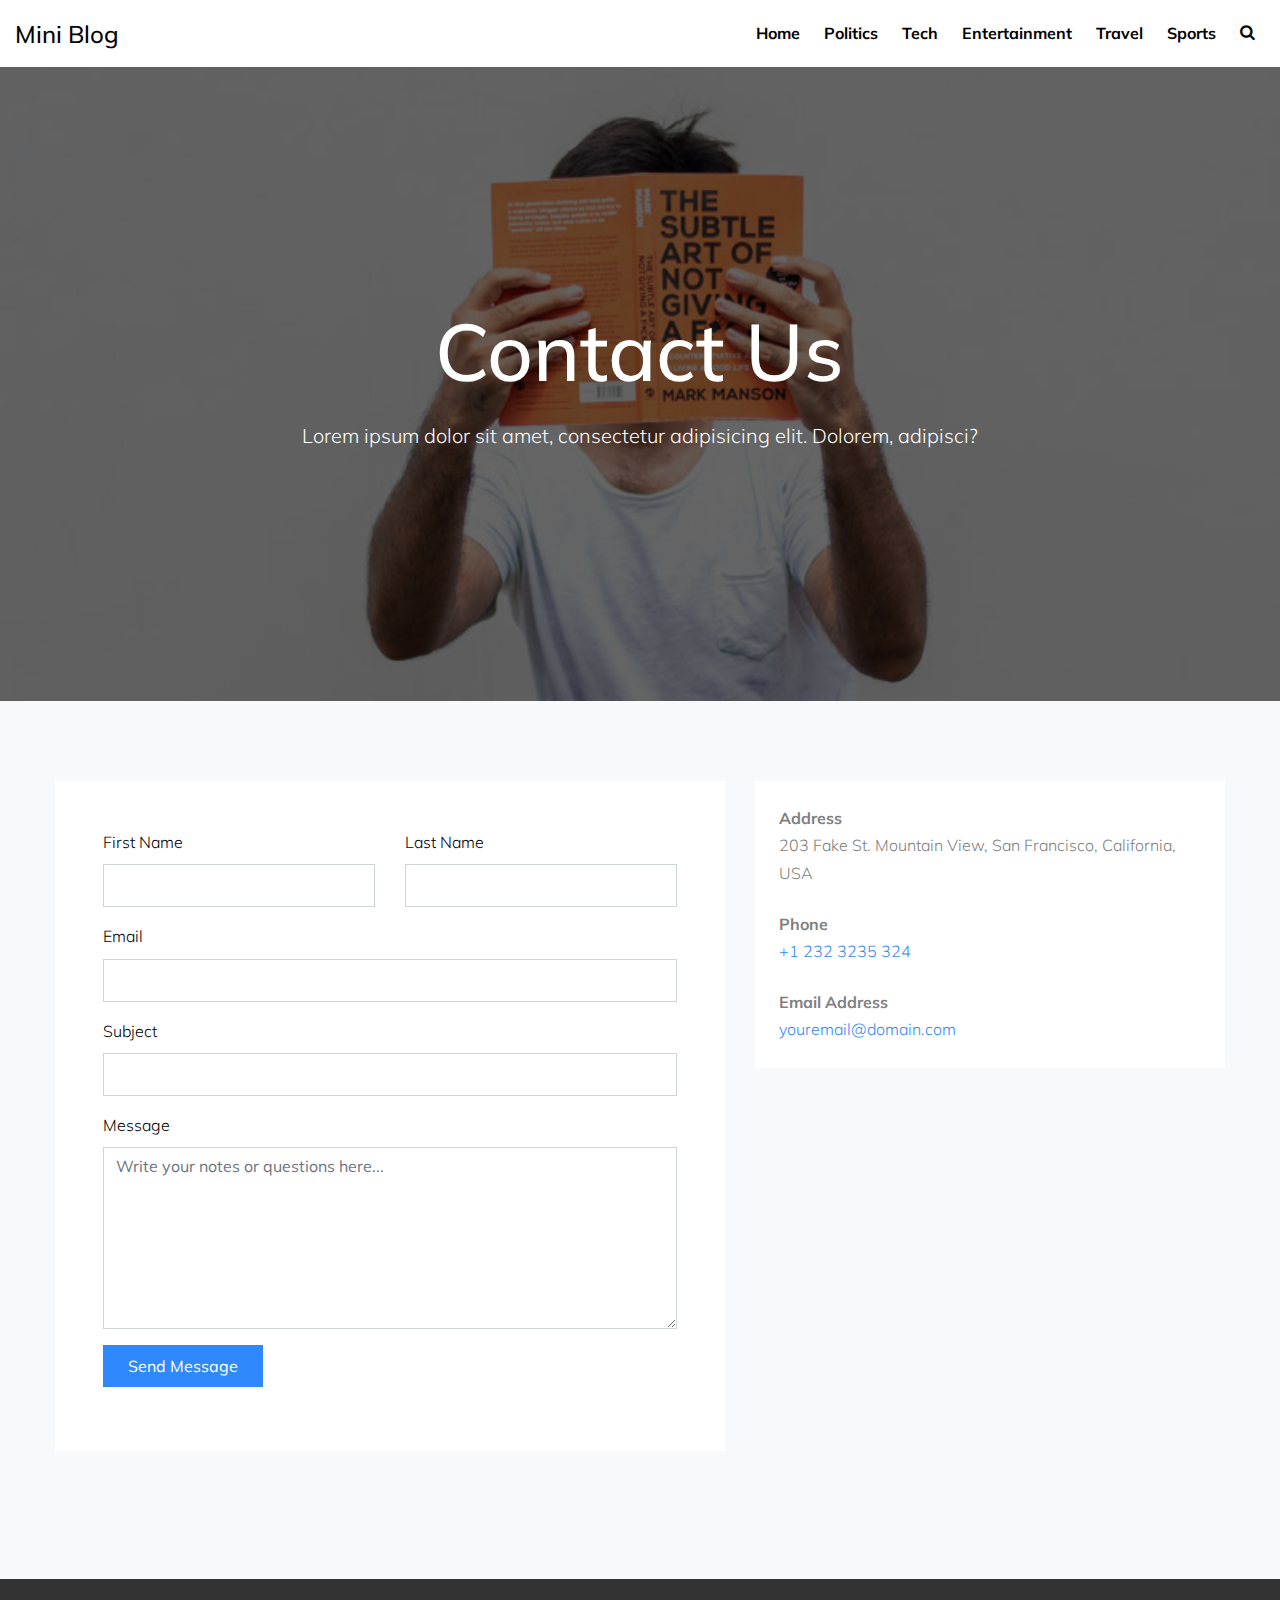
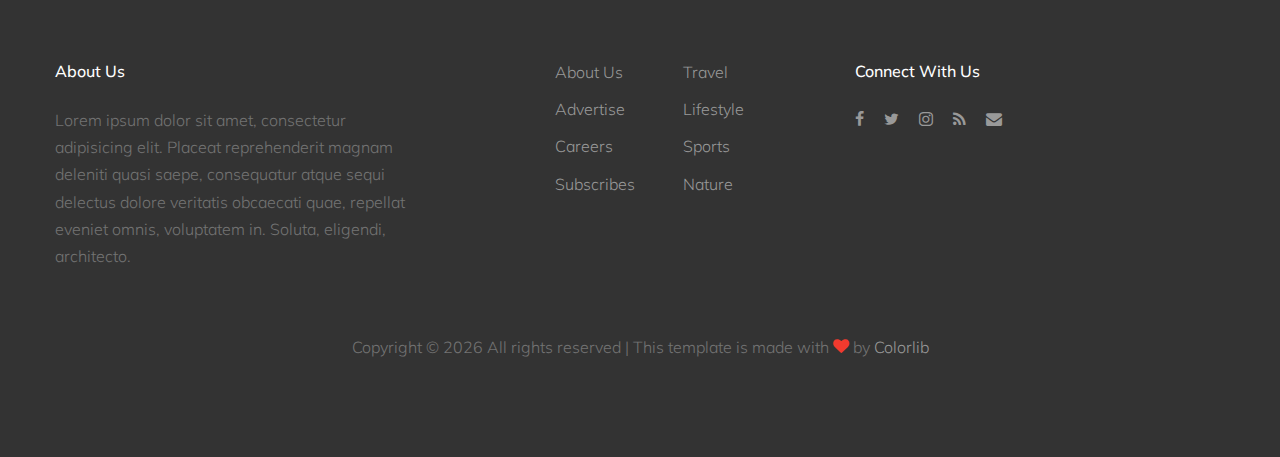
<file: contact.html>
<!DOCTYPE html>
<html lang="en">
  <head>
    <title>Mini Blog</title>
    <meta charset="utf-8">
    <meta name="viewport" content="width=device-width, initial-scale=1, shrink-to-fit=no">

    <link href="https://fonts.googleapis.com/css?family=Muli:300,400,700|Playfair+Display:400,700,900" rel="stylesheet">

    <link rel="stylesheet" href="fonts/icomoon/style.css">
    <link rel="stylesheet" href="css/bootstrap.min.css">
    <link rel="stylesheet" href="css/magnific-popup.css">
    <link rel="stylesheet" href="css/jquery-ui.css">
    <link rel="stylesheet" href="css/owl.carousel.min.css">
    <link rel="stylesheet" href="css/owl.theme.default.min.css">
    <link rel="stylesheet" href="css/bootstrap-datepicker.css">
    <link rel="stylesheet" href="fonts/flaticon/font/flaticon.css">
    <link rel="stylesheet" href="css/aos.css">

    <link rel="stylesheet" href="css/style.css">
  </head>
  <body>
  
  <div class="site-wrap">

    <div class="site-mobile-menu">
      <div class="site-mobile-menu-header">
        <div class="site-mobile-menu-close mt-3">
          <span class="icon-close2 js-menu-toggle"></span>
        </div>
      </div>
      <div class="site-mobile-menu-body"></div>
    </div>
    
    <header class="site-navbar" role="banner">
      <div class="container-fluid">
        <div class="row align-items-center">
          
          <div class="col-12 search-form-wrap js-search-form">
            <form method="get" action="#">
              <input type="text" id="s" class="form-control" placeholder="Search...">
              <button class="search-btn" type="submit"><span class="icon-search"></span></button>
            </form>
          </div>

          <div class="col-4 site-logo">
            <a href="index.html" class="text-black h2 mb-0">Mini Blog</a>
          </div>

          <div class="col-8 text-right">
            <nav class="site-navigation" role="navigation">
              <ul class="site-menu js-clone-nav mr-auto d-none d-lg-block mb-0">
                <li><a href="category.html">Home</a></li>
                <li><a href="category.html">Politics</a></li>
                <li><a href="category.html">Tech</a></li>
                <li><a href="category.html">Entertainment</a></li>
                <li><a href="category.html">Travel</a></li>
                <li><a href="category.html">Sports</a></li>
                <li class="d-none d-lg-inline-block"><a href="#" class="js-search-toggle"><span class="icon-search"></span></a></li>
              </ul>
            </nav>
            <a href="#" class="site-menu-toggle js-menu-toggle text-black d-inline-block d-lg-none"><span class="icon-menu h3"></span></a></div>
          </div>

      </div>
    </header>
    
    
    <div class="site-cover site-cover-sm same-height overlay single-page" style="background-image: url('images/img_4.jpg');">
      <div class="container">
        <div class="row same-height justify-content-center">
          <div class="col-md-12 col-lg-10">
            <div class="post-entry text-center">
              <h1 class="">Contact Us</h1>
              <p class="lead mb-4 text-white">Lorem ipsum dolor sit amet, consectetur adipisicing elit. Dolorem, adipisci?</p>
            </div>
          </div>
        </div>
      </div>
    </div>
    
    
    <div class="site-section bg-light">
      <div class="container">
        <div class="row">
          <div class="col-md-7 mb-5">

            

            <form action="#" class="p-5 bg-white">
             

              <div class="row form-group">
                <div class="col-md-6 mb-3 mb-md-0">
                  <label class="text-black" for="fname">First Name</label>
                  <input type="text" id="fname" class="form-control">
                </div>
                <div class="col-md-6">
                  <label class="text-black" for="lname">Last Name</label>
                  <input type="text" id="lname" class="form-control">
                </div>
              </div>

              <div class="row form-group">
                
                <div class="col-md-12">
                  <label class="text-black" for="email">Email</label> 
                  <input type="email" id="email" class="form-control">
                </div>
              </div>

              <div class="row form-group">
                
                <div class="col-md-12">
                  <label class="text-black" for="subject">Subject</label> 
                  <input type="subject" id="subject" class="form-control">
                </div>
              </div>

              <div class="row form-group">
                <div class="col-md-12">
                  <label class="text-black" for="message">Message</label> 
                  <textarea name="message" id="message" cols="30" rows="7" class="form-control" placeholder="Write your notes or questions here..."></textarea>
                </div>
              </div>

              <div class="row form-group">
                <div class="col-md-12">
                  <input type="submit" value="Send Message" class="btn btn-primary py-2 px-4 text-white">
                </div>
              </div>

  
            </form>
          </div>
          <div class="col-md-5">
            
            <div class="p-4 mb-3 bg-white">
              <p class="mb-0 font-weight-bold">Address</p>
              <p class="mb-4">203 Fake St. Mountain View, San Francisco, California, USA</p>

              <p class="mb-0 font-weight-bold">Phone</p>
              <p class="mb-4"><a href="#">+1 232 3235 324</a></p>

              <p class="mb-0 font-weight-bold">Email Address</p>
              <p class="mb-0"><a href="#">youremail@domain.com</a></p>

            </div>

          </div>
        </div>
      </div>
    </div>
    
    
    <div class="site-footer">
      <div class="container">
        <div class="row mb-5">
          <div class="col-md-4">
            <h3 class="footer-heading mb-4">About Us</h3>
            <p>Lorem ipsum dolor sit amet, consectetur adipisicing elit. Placeat reprehenderit magnam deleniti quasi saepe, consequatur atque sequi delectus dolore veritatis obcaecati quae, repellat eveniet omnis, voluptatem in. Soluta, eligendi, architecto.</p>
          </div>
          <div class="col-md-3 ml-auto">
            <!-- <h3 class="footer-heading mb-4">Navigation</h3> -->
            <ul class="list-unstyled float-left mr-5">
              <li><a href="#">About Us</a></li>
              <li><a href="#">Advertise</a></li>
              <li><a href="#">Careers</a></li>
              <li><a href="#">Subscribes</a></li>
            </ul>
            <ul class="list-unstyled float-left">
              <li><a href="#">Travel</a></li>
              <li><a href="#">Lifestyle</a></li>
              <li><a href="#">Sports</a></li>
              <li><a href="#">Nature</a></li>
            </ul>
          </div>
          <div class="col-md-4">
            

            <div>
              <h3 class="footer-heading mb-4">Connect With Us</h3>
              <p>
                <a href="#"><span class="icon-facebook pt-2 pr-2 pb-2 pl-0"></span></a>
                <a href="#"><span class="icon-twitter p-2"></span></a>
                <a href="#"><span class="icon-instagram p-2"></span></a>
                <a href="#"><span class="icon-rss p-2"></span></a>
                <a href="#"><span class="icon-envelope p-2"></span></a>
              </p>
            </div>
          </div>
        </div>
        <div class="row">
          <div class="col-12 text-center">
            <p>
              <!-- Link back to Colorlib can't be removed. Template is licensed under CC BY 3.0. -->
              Copyright &copy; <script>document.write(new Date().getFullYear());</script> All rights reserved | This template is made with <i class="icon-heart text-danger" aria-hidden="true"></i> by <a href="https://colorlib.com" target="_blank" >Colorlib</a>
              <!-- Link back to Colorlib can't be removed. Template is licensed under CC BY 3.0. -->
              </p>
          </div>
        </div>
      </div>
    </div>
    
  </div>

  <script src="js/jquery-3.3.1.min.js"></script>
  <script src="js/jquery-migrate-3.0.1.min.js"></script>
  <script src="js/jquery-ui.js"></script>
  <script src="js/popper.min.js"></script>
  <script src="js/bootstrap.min.js"></script>
  <script src="js/owl.carousel.min.js"></script>
  <script src="js/jquery.stellar.min.js"></script>
  <script src="js/jquery.countdown.min.js"></script>
  <script src="js/jquery.magnific-popup.min.js"></script>
  <script src="js/bootstrap-datepicker.min.js"></script>
  <script src="js/aos.js"></script>

  <script src="js/main.js"></script>


</script>
    
  </body>
</html>
</file>
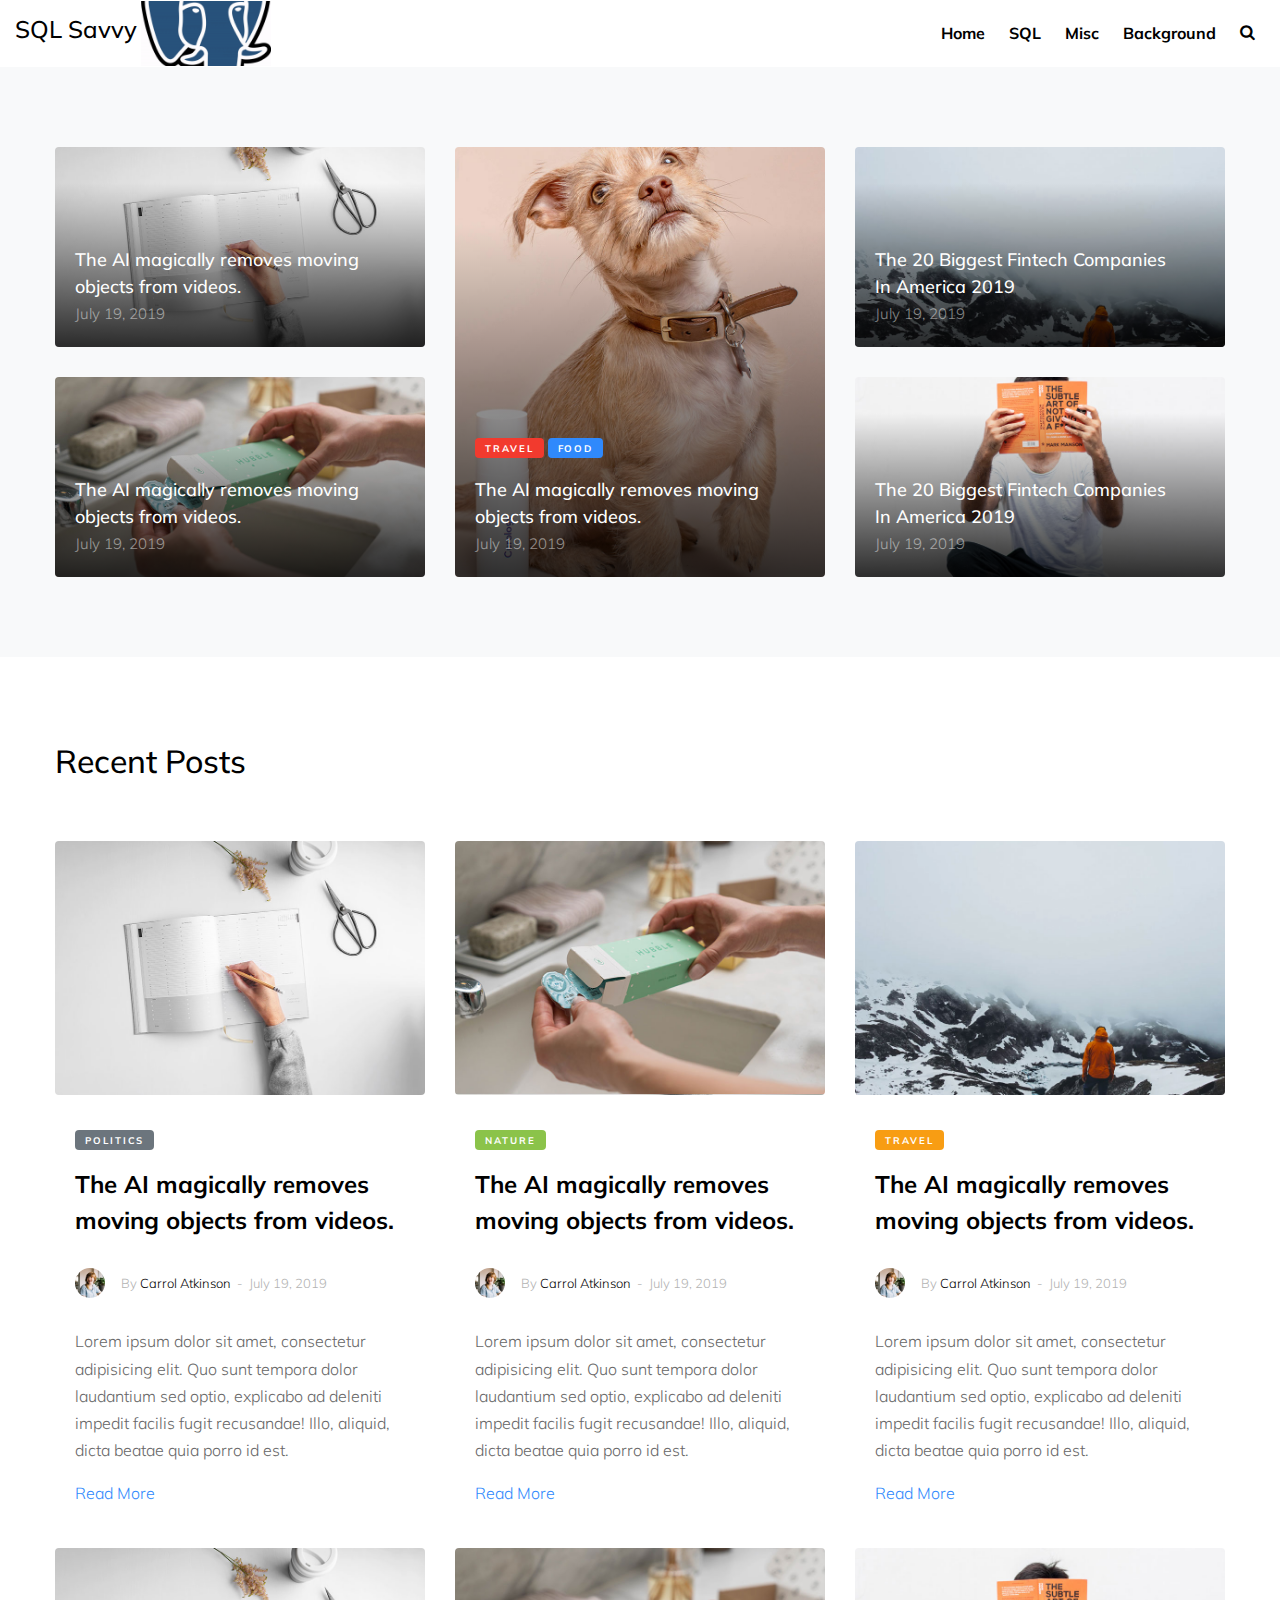
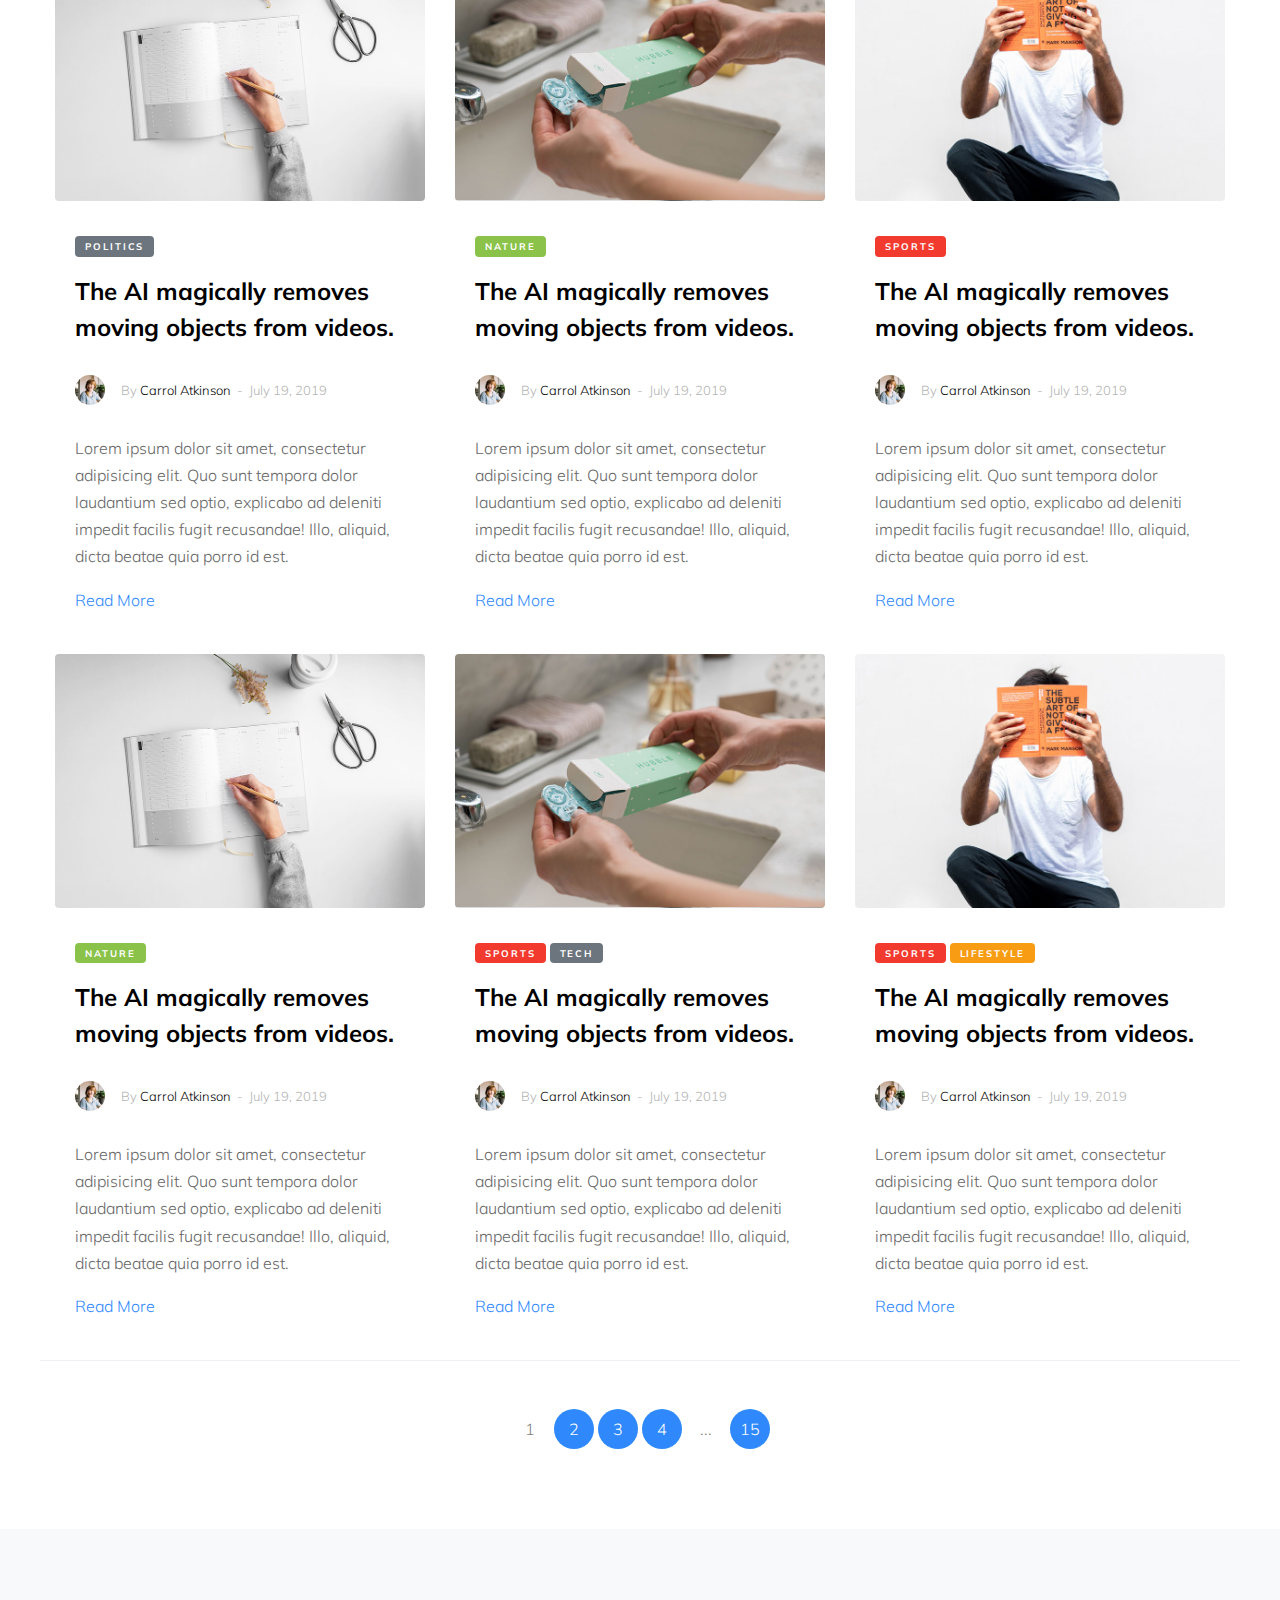
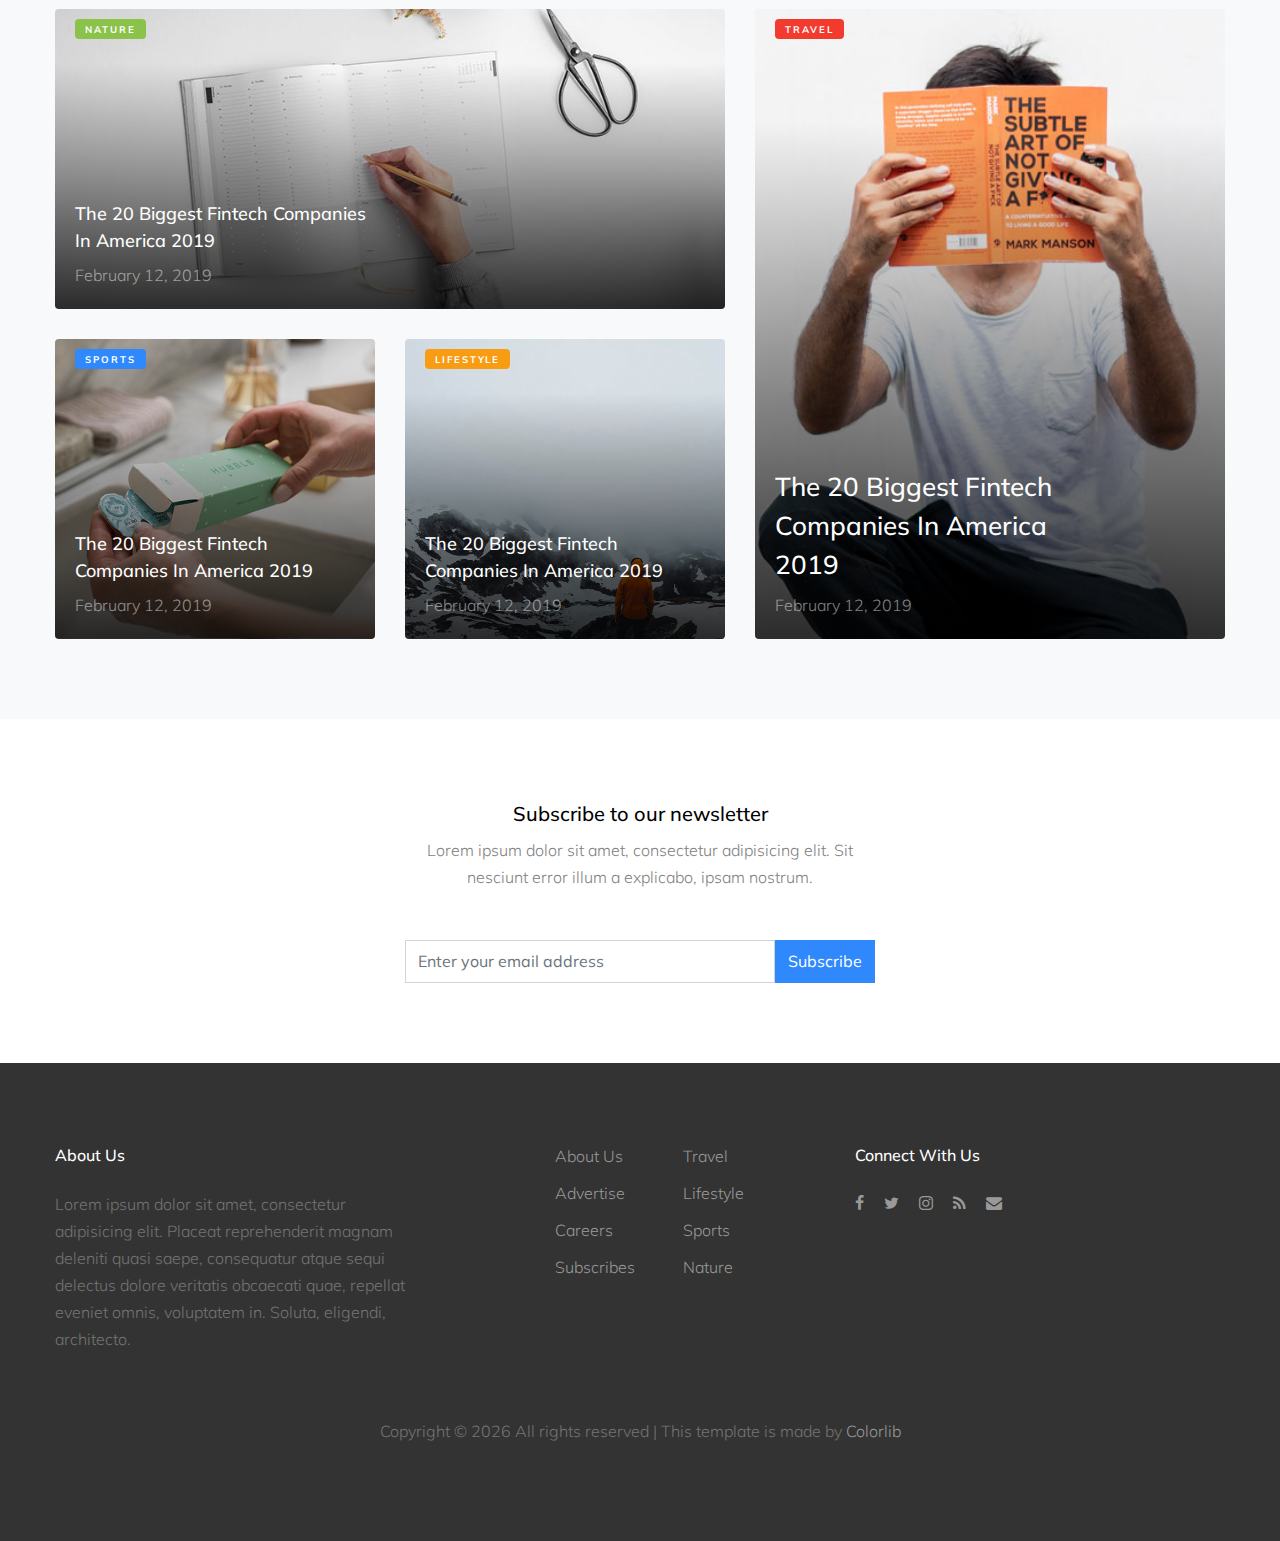
<file: home.html>
<!DOCTYPE html>
<html lang="en">
  <head>
    <title>SQL Savvy</title>
    <meta charset="utf-8">
    <meta name="viewport" content="width=device-width, initial-scale=1, shrink-to-fit=no">

    <link href="https://fonts.googleapis.com/css?family=Muli:300,400,700|Playfair+Display:400,700,900" rel="stylesheet">

    <link rel="stylesheet" href="fonts/icomoon/style.css">
    <link rel="stylesheet" href="css/bootstrap.min.css">
    <link rel="stylesheet" href="css/magnific-popup.css">
    <link rel="stylesheet" href="css/jquery-ui.css">
    <link rel="stylesheet" href="css/owl.carousel.min.css">
    <link rel="stylesheet" href="css/owl.theme.default.min.css">
    <link rel="stylesheet" href="css/bootstrap-datepicker.css">
    <link rel="stylesheet" href="fonts/flaticon/font/flaticon.css">
    <link rel="stylesheet" href="css/aos.css">

    <link rel="stylesheet" href="css/style.css">
  </head>
  <body>

  <div class="site-wrap">

    <div class="site-mobile-menu">
      <div class="site-mobile-menu-header">
        <div class="site-mobile-menu-close mt-3">
          <span class="icon-close2 js-menu-toggle"></span>
        </div>
      </div>
      <div class="site-mobile-menu-body"></div>
    </div>

    <header class="site-navbar" role="banner">
      <div class="container-fluid">
        <div class="row align-items-center">

          <div class="col-12 search-form-wrap js-search-form">
            <form method="get" action="#">
              <input type="text" id="s" class="form-control" placeholder="Search...">
              <button class="search-btn" type="submit"><span class="icon-search"></span></button>
            </form>
          </div>
          <div class="col-4 site-logo">
            <a href="index.html" class="text-black h2 mb-0">SQL Savvy</a>
                        <img class="animated_gif" src="videos/eyes_and_tusks.gif" />
          </div>
          <div class="col-8 text-right">
            <nav class="site-navigation" role="navigation">
              <ul class="site-menu js-clone-nav mr-auto d-none d-lg-block mb-0">
                <li><a href="home.html">Home</a></li>
                <li><a href="category_sql.html">SQL</a></li>
                <li><a href="category_misc.html">Misc</a></li>
                <li><a href="background.html">Background</a></li>
                <li class="d-none d-lg-inline-block"><a href="#" class="js-search-toggle"><span class="icon-search"></span></a></li>
              </ul>
            </nav>
            <a href="#" class="site-menu-toggle js-menu-toggle text-black d-inline-block d-lg-none"><span class="icon-menu h3"></span></a></div>
          </div>

      </div>
    </header>


    <div class="site-section bg-light">
      <div class="container">
        <div class="row align-items-stretch retro-layout-2">
          <div class="col-md-4">
            <a href="single.html" class="h-entry mb-30 v-height gradient" style="background-image: url('images/img_1.jpg');">
              <div class="text">
                <h2>The AI magically removes moving objects from videos.</h2>
                <span class="date">July 19, 2019</span>
              </div>
            </a>
            <a href="single.html" class="h-entry v-height gradient" style="background-image: url('images/img_2.jpg');">

              <div class="text">
                <h2>The AI magically removes moving objects from videos.</h2>
                <span class="date">July 19, 2019</span>
              </div>
            </a>
          </div>
          <div class="col-md-4">
            <!--<a href="single_explain_analyse.html" class="h-entry img-5 h-100 gradient" style="background-videos: url('images/postgres_colour_change.mp4');">-->
            <a href="single.html" class="h-entry img-5 h-100 gradient" style="background-image: url('images/img_v_1.jpg');">

              <div class="text">
                <div class="post-categories mb-3">
                  <span class="post-category bg-danger">Travel</span>
                  <span class="post-category bg-primary">Food</span>
                </div>
                <h2>The AI magically removes moving objects from videos.</h2>
                <span class="date">July 19, 2019</span>
              </div>
            </a>
          </div>
          <div class="col-md-4">
            <a href="single.html" class="h-entry mb-30 v-height gradient" style="background-image: url('images/img_3.jpg');">

              <div class="text">
                <h2>The 20 Biggest Fintech Companies In America 2019</h2>
                <span class="date">July 19, 2019</span>
              </div>
            </a>
            <a href="single.html" class="h-entry v-height gradient" style="background-image: url('images/img_4.jpg');">

              <div class="text">
                <h2>The 20 Biggest Fintech Companies In America 2019</h2>
                <span class="date">July 19, 2019</span>
              </div>
            </a>
          </div>
        </div>
      </div>
    </div>

    <div class="site-section">
      <div class="container">
        <div class="row mb-5">
          <div class="col-12">
            <h2>Recent Posts</h2>
          </div>
        </div>
        <div class="row">
          <div class="col-lg-4 mb-4">
            <div class="entry2">
              <a href="single.html"><img src="images/img_1.jpg" alt="Image" class="img-fluid rounded"></a>
              <div class="excerpt">
              <span class="post-category text-white bg-secondary mb-3">Politics</span>

              <h2><a href="single.html">The AI magically removes moving objects from videos.</a></h2>
              <div class="post-meta align-items-center text-left clearfix">
                <figure class="author-figure mb-0 mr-3 float-left"><img src="images/person_1.jpg" alt="Image" class="img-fluid"></figure>
                <span class="d-inline-block mt-1">By <a href="#">Carrol Atkinson</a></span>
                <span>&nbsp;-&nbsp; July 19, 2019</span>
              </div>

                <p>Lorem ipsum dolor sit amet, consectetur adipisicing elit. Quo sunt tempora dolor laudantium sed optio, explicabo ad deleniti impedit facilis fugit recusandae! Illo, aliquid, dicta beatae quia porro id est.</p>
                <p><a href="#">Read More</a></p>
              </div>
            </div>
          </div>
          <div class="col-lg-4 mb-4">
            <div class="entry2">
              <a href="single.html"><img src="images/img_2.jpg" alt="Image" class="img-fluid rounded"></a>
              <div class="excerpt">
              <span class="post-category text-white bg-success mb-3">Nature</span>

              <h2><a href="single.html">The AI magically removes moving objects from videos.</a></h2>
              <div class="post-meta align-items-center text-left clearfix">
                <figure class="author-figure mb-0 mr-3 float-left"><img src="images/person_1.jpg" alt="Image" class="img-fluid"></figure>
                <span class="d-inline-block mt-1">By <a href="#">Carrol Atkinson</a></span>
                <span>&nbsp;-&nbsp; July 19, 2019</span>
              </div>

                <p>Lorem ipsum dolor sit amet, consectetur adipisicing elit. Quo sunt tempora dolor laudantium sed optio, explicabo ad deleniti impedit facilis fugit recusandae! Illo, aliquid, dicta beatae quia porro id est.</p>
                <p><a href="#">Read More</a></p>
              </div>
            </div>
          </div>
          <div class="col-lg-4 mb-4">
            <div class="entry2">
              <a href="single.html"><img src="images/img_3.jpg" alt="Image" class="img-fluid rounded"></a>
              <div class="excerpt">
              <span class="post-category text-white bg-warning mb-3">Travel</span>

              <h2><a href="single.html">The AI magically removes moving objects from videos.</a></h2>
              <div class="post-meta align-items-center text-left clearfix">
                <figure class="author-figure mb-0 mr-3 float-left"><img src="images/person_1.jpg" alt="Image" class="img-fluid"></figure>
                <span class="d-inline-block mt-1">By <a href="#">Carrol Atkinson</a></span>
                <span>&nbsp;-&nbsp; July 19, 2019</span>
              </div>

                <p>Lorem ipsum dolor sit amet, consectetur adipisicing elit. Quo sunt tempora dolor laudantium sed optio, explicabo ad deleniti impedit facilis fugit recusandae! Illo, aliquid, dicta beatae quia porro id est.</p>
                <p><a href="#">Read More</a></p>
              </div>
            </div>
          </div>


          <div class="col-lg-4 mb-4">
            <div class="entry2">
              <a href="single.html"><img src="images/img_1.jpg" alt="Image" class="img-fluid rounded"></a>
              <div class="excerpt">
              <span class="post-category text-white bg-secondary mb-3">Politics</span>

              <h2><a href="single.html">The AI magically removes moving objects from videos.</a></h2>
              <div class="post-meta align-items-center text-left clearfix">
                <figure class="author-figure mb-0 mr-3 float-left"><img src="images/person_1.jpg" alt="Image" class="img-fluid"></figure>
                <span class="d-inline-block mt-1">By <a href="#">Carrol Atkinson</a></span>
                <span>&nbsp;-&nbsp; July 19, 2019</span>
              </div>

                <p>Lorem ipsum dolor sit amet, consectetur adipisicing elit. Quo sunt tempora dolor laudantium sed optio, explicabo ad deleniti impedit facilis fugit recusandae! Illo, aliquid, dicta beatae quia porro id est.</p>
                <p><a href="#">Read More</a></p>
              </div>
            </div>
          </div>
          <div class="col-lg-4 mb-4">
            <div class="entry2">
              <a href="single.html"><img src="images/img_2.jpg" alt="Image" class="img-fluid rounded"></a>
              <div class="excerpt">
              <span class="post-category text-white bg-success mb-3">Nature</span>

              <h2><a href="single.html">The AI magically removes moving objects from videos.</a></h2>
              <div class="post-meta align-items-center text-left clearfix">
                <figure class="author-figure mb-0 mr-3 float-left"><img src="images/person_1.jpg" alt="Image" class="img-fluid"></figure>
                <span class="d-inline-block mt-1">By <a href="#">Carrol Atkinson</a></span>
                <span>&nbsp;-&nbsp; July 19, 2019</span>
              </div>

                <p>Lorem ipsum dolor sit amet, consectetur adipisicing elit. Quo sunt tempora dolor laudantium sed optio, explicabo ad deleniti impedit facilis fugit recusandae! Illo, aliquid, dicta beatae quia porro id est.</p>
                <p><a href="#">Read More</a></p>
              </div>
            </div>
          </div>
          <div class="col-lg-4 mb-4">
            <div class="entry2">
              <a href="single.html"><img src="images/img_4.jpg" alt="Image" class="img-fluid rounded"></a>
              <div class="excerpt">
              <span class="post-category text-white bg-danger mb-3">Sports</span>

              <h2><a href="single.html">The AI magically removes moving objects from videos.</a></h2>
              <div class="post-meta align-items-center text-left clearfix">
                <figure class="author-figure mb-0 mr-3 float-left"><img src="images/person_1.jpg" alt="Image" class="img-fluid"></figure>
                <span class="d-inline-block mt-1">By <a href="#">Carrol Atkinson</a></span>
                <span>&nbsp;-&nbsp; July 19, 2019</span>
              </div>

                <p>Lorem ipsum dolor sit amet, consectetur adipisicing elit. Quo sunt tempora dolor laudantium sed optio, explicabo ad deleniti impedit facilis fugit recusandae! Illo, aliquid, dicta beatae quia porro id est.</p>
                <p><a href="#">Read More</a></p>
              </div>
            </div>
          </div>


          <div class="col-lg-4 mb-4">
            <div class="entry2">
              <a href="single.html"><img src="images/img_1.jpg" alt="Image" class="img-fluid rounded"></a>
              <div class="excerpt">
              <span class="post-category text-white bg-success mb-3">Nature</span>

              <h2><a href="single.html">The AI magically removes moving objects from videos.</a></h2>
              <div class="post-meta align-items-center text-left clearfix">
                <figure class="author-figure mb-0 mr-3 float-left"><img src="images/person_1.jpg" alt="Image" class="img-fluid"></figure>
                <span class="d-inline-block mt-1">By <a href="#">Carrol Atkinson</a></span>
                <span>&nbsp;-&nbsp; July 19, 2019</span>
              </div>

                <p>Lorem ipsum dolor sit amet, consectetur adipisicing elit. Quo sunt tempora dolor laudantium sed optio, explicabo ad deleniti impedit facilis fugit recusandae! Illo, aliquid, dicta beatae quia porro id est.</p>
                <p><a href="#">Read More</a></p>
              </div>
            </div>
          </div>
          <div class="col-lg-4 mb-4">
            <div class="entry2">
              <a href="single.html"><img src="images/img_2.jpg" alt="Image" class="img-fluid rounded"></a>
              <div class="excerpt">
              <span class="post-category text-white bg-danger mb-3">Sports</span>
              <span class="post-category text-white bg-secondary mb-3">Tech</span>

              <h2><a href="single.html">The AI magically removes moving objects from videos.</a></h2>
              <div class="post-meta align-items-center text-left clearfix">
                <figure class="author-figure mb-0 mr-3 float-left"><img src="images/person_1.jpg" alt="Image" class="img-fluid"></figure>
                <span class="d-inline-block mt-1">By <a href="#">Carrol Atkinson</a></span>
                <span>&nbsp;-&nbsp; July 19, 2019</span>
              </div>
                <p>Lorem ipsum dolor sit amet, consectetur adipisicing elit. Quo sunt tempora dolor laudantium sed optio, explicabo ad deleniti impedit facilis fugit recusandae! Illo, aliquid, dicta beatae quia porro id est.</p>
                <p><a href="#">Read More</a></p>
              </div>
            </div>
          </div>
          <div class="col-lg-4 mb-4">
            <div class="entry2">
              <a href="single.html"><img src="images/img_4.jpg" alt="Image" class="img-fluid rounded"></a>
              <div class="excerpt">
              <span class="post-category text-white bg-danger mb-3">Sports</span>
              <span class="post-category text-white bg-warning mb-3">Lifestyle</span>

              <h2><a href="single.html">The AI magically removes moving objects from videos.</a></h2>
              <div class="post-meta align-items-center text-left clearfix">
                <figure class="author-figure mb-0 mr-3 float-left"><img src="images/person_1.jpg" alt="Image" class="img-fluid"></figure>
                <span class="d-inline-block mt-1">By <a href="#">Carrol Atkinson</a></span>
                <span>&nbsp;-&nbsp; July 19, 2019</span>
              </div>

                <p>Lorem ipsum dolor sit amet, consectetur adipisicing elit. Quo sunt tempora dolor laudantium sed optio, explicabo ad deleniti impedit facilis fugit recusandae! Illo, aliquid, dicta beatae quia porro id est.</p>
                <p><a href="#">Read More</a></p>
              </div>
            </div>
          </div>
        </div>
        <div class="row text-center pt-5 border-top">
          <div class="col-md-12">
            <div class="custom-pagination">
              <span>1</span>
              <a href="#">2</a>
              <a href="#">3</a>
              <a href="#">4</a>
              <span>...</span>
              <a href="#">15</a>
            </div>
          </div>
        </div>
      </div>
    </div>

    <div class="site-section bg-light">
      <div class="container">

        <div class="row align-items-stretch retro-layout">

          <div class="col-md-5 order-md-2">
            <a href="single.html" class="hentry img-1 h-100 gradient" style="background-image: url('images/img_4.jpg');">
              <span class="post-category text-white bg-danger">Travel</span>
              <div class="text">
                <h2>The 20 Biggest Fintech Companies In America 2019</h2>
                <span>February 12, 2019</span>
              </div>
            </a>
          </div>

          <div class="col-md-7">

            <a href="single.html" class="hentry img-2 v-height mb30 gradient" style="background-image: url('images/img_1.jpg');">
              <span class="post-category text-white bg-success">Nature</span>
              <div class="text text-sm">
                <h2>The 20 Biggest Fintech Companies In America 2019</h2>
                <span>February 12, 2019</span>
              </div>
            </a>

            <div class="two-col d-block d-md-flex">
              <a href="single.html" class="hentry v-height img-2 gradient" style="background-image: url('images/img_2.jpg');">
                <span class="post-category text-white bg-primary">Sports</span>
                <div class="text text-sm">
                  <h2>The 20 Biggest Fintech Companies In America 2019</h2>
                  <span>February 12, 2019</span>
                </div>
              </a>
              <a href="single.html" class="hentry v-height img-2 ml-auto gradient" style="background-image: url('images/img_3.jpg');">
                <span class="post-category text-white bg-warning">Lifestyle</span>
                <div class="text text-sm">
                  <h2>The 20 Biggest Fintech Companies In America 2019</h2>
                  <span>February 12, 2019</span>
                </div>
              </a>
            </div>

          </div>
        </div>

      </div>
    </div>


    <div class="site-section bg-lightx">
      <div class="container">
        <div class="row justify-content-center text-center">
          <div class="col-md-5">
            <div class="subscribe-1 ">
              <h2>Subscribe to our newsletter</h2>
              <p class="mb-5">Lorem ipsum dolor sit amet, consectetur adipisicing elit. Sit nesciunt error illum a explicabo, ipsam nostrum.</p>
              <form action="#" class="d-flex">
                <input type="text" class="form-control" placeholder="Enter your email address">
                <input type="submit" class="btn btn-primary" value="Subscribe">
              </form>
            </div>
          </div>
        </div>
      </div>
    </div>


    <div class="site-footer">
      <div class="container">
        <div class="row mb-5">
          <div class="col-md-4">
            <h3 class="footer-heading mb-4">About Us</h3>
            <p>Lorem ipsum dolor sit amet, consectetur adipisicing elit. Placeat reprehenderit magnam deleniti quasi saepe, consequatur atque sequi delectus dolore veritatis obcaecati quae, repellat eveniet omnis, voluptatem in. Soluta, eligendi, architecto.</p>
          </div>
          <div class="col-md-3 ml-auto">
            <!-- <h3 class="footer-heading mb-4">Navigation</h3> -->
            <ul class="list-unstyled float-left mr-5">
              <li><a href="#">About Us</a></li>
              <li><a href="#">Advertise</a></li>
              <li><a href="#">Careers</a></li>
              <li><a href="#">Subscribes</a></li>
            </ul>
            <ul class="list-unstyled float-left">
              <li><a href="#">Travel</a></li>
              <li><a href="#">Lifestyle</a></li>
              <li><a href="#">Sports</a></li>
              <li><a href="#">Nature</a></li>
            </ul>
          </div>
          <div class="col-md-4">


            <div>
              <h3 class="footer-heading mb-4">Connect With Us</h3>
              <p>
                <a href="#"><span class="icon-facebook pt-2 pr-2 pb-2 pl-0"></span></a>
                <a href="#"><span class="icon-twitter p-2"></span></a>
                <a href="#"><span class="icon-instagram p-2"></span></a>
                <a href="#"><span class="icon-rss p-2"></span></a>
                <a href="#"><span class="icon-envelope p-2"></span></a>
              </p>
            </div>
          </div>
        </div>
        <div class="row">
          <div class="col-12 text-center">
            <p>
              <!-- Link back to Colorlib can't be removed. Template is licensed under CC BY 3.0. -->
              Copyright &copy; <script>document.write(new Date().getFullYear());</script> All rights reserved | This template is made by <a href="https://colorlib.com" target="_blank" >Colorlib</a>
              <!-- Link back to Colorlib can't be removed. Template is licensed under CC BY 3.0. -->
              </p>
          </div>
        </div>
      </div>
    </div>

  </div>

  <script src="js/jquery-3.3.1.min.js"></script>
  <script src="js/jquery-migrate-3.0.1.min.js"></script>
  <script src="js/jquery-ui.js"></script>
  <script src="js/popper.min.js"></script>
  <script src="js/bootstrap.min.js"></script>
  <script src="js/owl.carousel.min.js"></script>
  <script src="js/jquery.stellar.min.js"></script>
  <script src="js/jquery.countdown.min.js"></script>
  <script src="js/jquery.magnific-popup.min.js"></script>
  <script src="js/bootstrap-datepicker.min.js"></script>
  <script src="js/aos.js"></script>

  <script src="js/main.js"></script>


  </body>
</html>
</file>
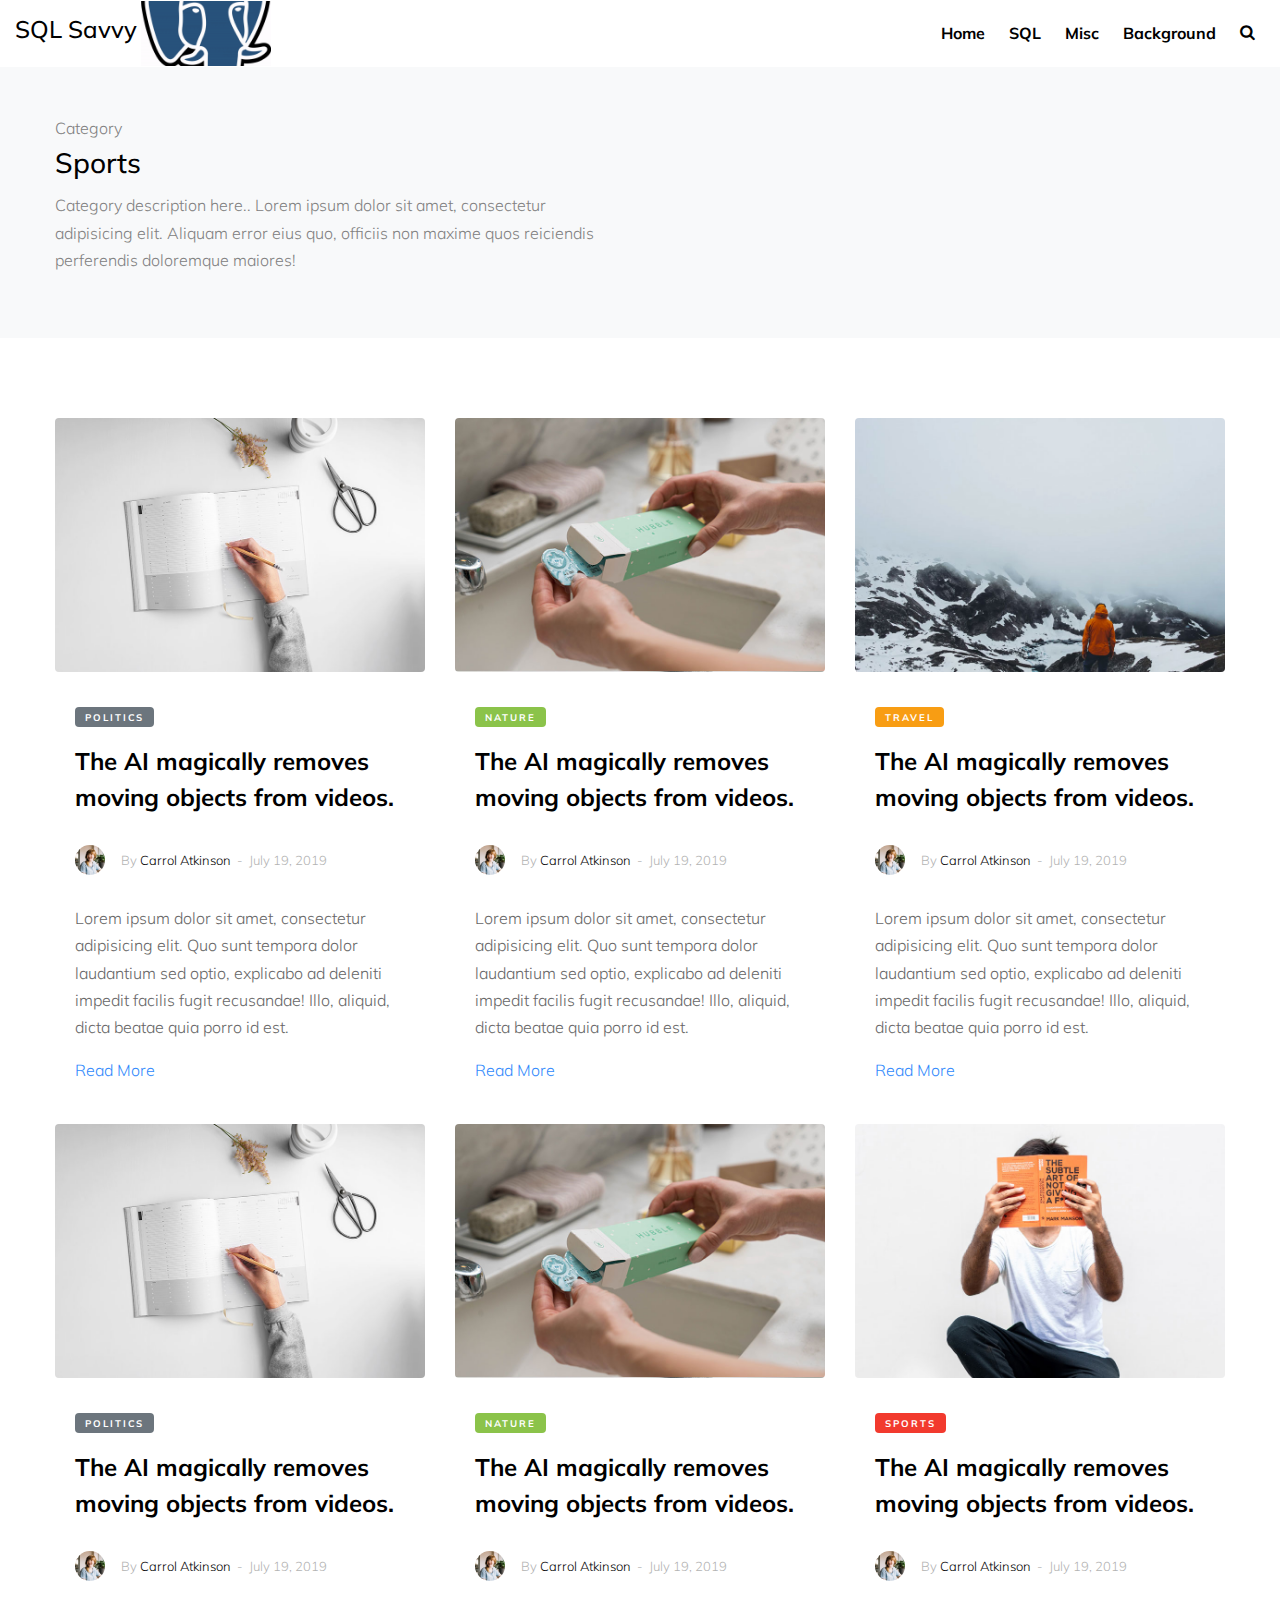
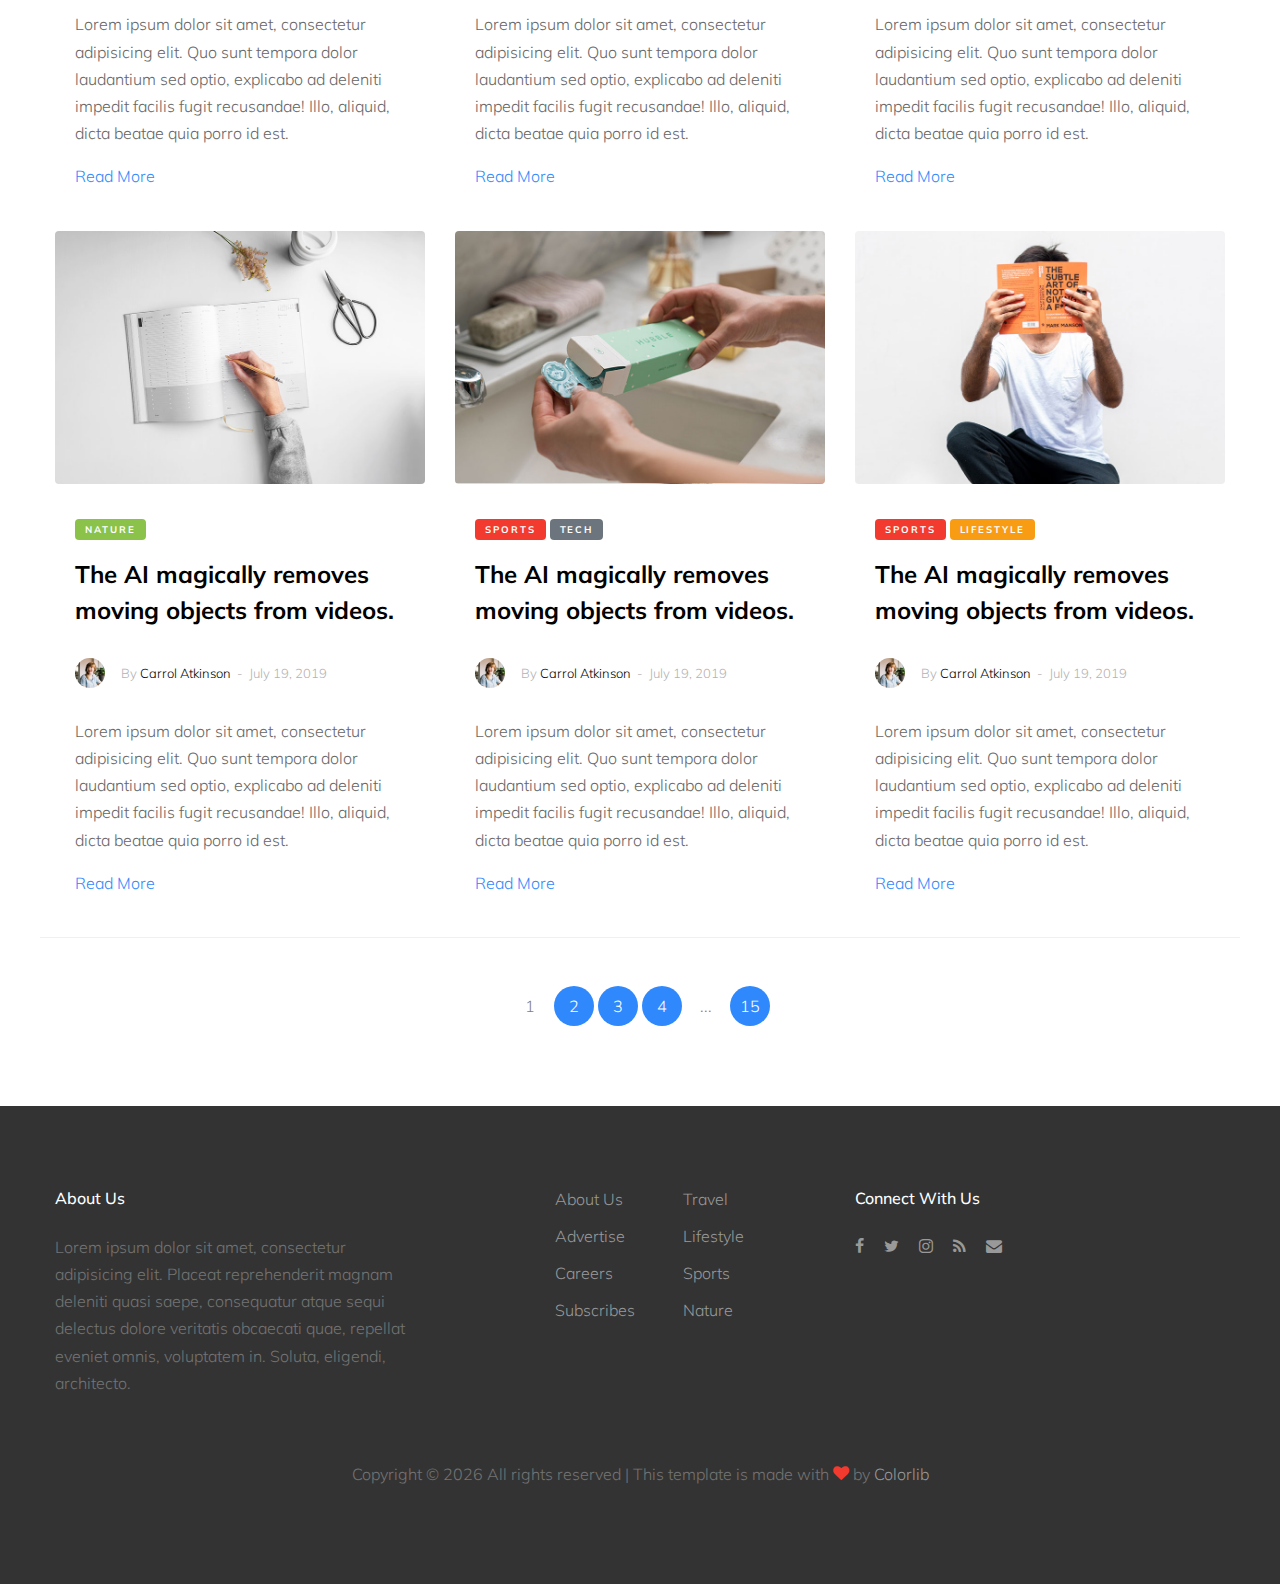
<file: misc.html>
<!DOCTYPE html>
<html lang="en">
  <head>
    <title>SQL Savvy</title>
    <meta charset="utf-8">
    <meta name="viewport" content="width=device-width, initial-scale=1, shrink-to-fit=no">

    <link href="https://fonts.googleapis.com/css?family=Muli:300,400,700|Playfair+Display:400,700,900" rel="stylesheet">

    <link rel="stylesheet" href="fonts/icomoon/style.css">
    <link rel="stylesheet" href="css/bootstrap.min.css">
    <link rel="stylesheet" href="css/magnific-popup.css">
    <link rel="stylesheet" href="css/jquery-ui.css">
    <link rel="stylesheet" href="css/owl.carousel.min.css">
    <link rel="stylesheet" href="css/owl.theme.default.min.css">
    <link rel="stylesheet" href="css/bootstrap-datepicker.css">
    <link rel="stylesheet" href="fonts/flaticon/font/flaticon.css">
    <link rel="stylesheet" href="css/aos.css">

    <link rel="stylesheet" href="css/style.css">
  </head>
  <body>
  
  <div class="site-wrap">

    <div class="site-mobile-menu">
      <div class="site-mobile-menu-header">
        <div class="site-mobile-menu-close mt-3">
          <span class="icon-close2 js-menu-toggle"></span>
        </div>
      </div>
      <div class="site-mobile-menu-body"></div>
    </div>
    
    <header class="site-navbar" role="banner">
      <div class="container-fluid">
        <div class="row align-items-center">
          
          <div class="col-12 search-form-wrap js-search-form">
            <form method="get" action="#">
              <input type="text" id="s" class="form-control" placeholder="Search...">
              <button class="search-btn" type="submit"><span class="icon-search"></span></button>
            </form>
          </div>

          <div class="col-4 site-logo">
            <a href="index.html" class="text-black h2 mb-0">SQL Savvy</a>
                        <img class="animated_gif" src="videos/eyes_and_tusks.gif" />
          </div>

          <div class="col-8 text-right">
            <nav class="site-navigation" role="navigation">
              <ul class="site-menu js-clone-nav mr-auto d-none d-lg-block mb-0">
                <li><a href="index.html">Home</a></li>
                <li><a href="sql.html">SQL</a></li>
                <li><a href="misc.html">Misc</a></li>
                <li><a href="background.html">Background</a></li>
                <li class="d-none d-lg-inline-block"><a href="#" class="js-search-toggle"><span class="icon-search"></span></a></li>
              </ul>
            </nav>
            <a href="#" class="site-menu-toggle js-menu-toggle text-black d-inline-block d-lg-none"><span class="icon-menu h3"></span></a></div>
          </div>

      </div>
    </header>
    
    
    <div class="py-5 bg-light">
      <div class="container">
        <div class="row">
          <div class="col-md-6">
            <span>Category</span>
            <h3>Sports</h3>
            <p>Category description here.. Lorem ipsum dolor sit amet, consectetur adipisicing elit. Aliquam error eius quo, officiis non maxime quos reiciendis perferendis doloremque maiores!</p>
          </div>
        </div>
      </div>
    </div>

    <div class="site-section bg-white">
      <div class="container">
        <div class="row">
          <div class="col-lg-4 mb-4">
            <div class="entry2">
              <a href="single.html"><img src="images/img_1.jpg" alt="Image" class="img-fluid rounded"></a>
              <div class="excerpt">
              <span class="post-category text-white bg-secondary mb-3">Politics</span>

              <h2><a href="single.html">The AI magically removes moving objects from videos.</a></h2>
              <div class="post-meta align-items-center text-left clearfix">
                <figure class="author-figure mb-0 mr-3 float-left"><img src="images/person_1.jpg" alt="Image" class="img-fluid"></figure>
                <span class="d-inline-block mt-1">By <a href="#">Carrol Atkinson</a></span>
                <span>&nbsp;-&nbsp; July 19, 2019</span>
              </div>
              
                <p>Lorem ipsum dolor sit amet, consectetur adipisicing elit. Quo sunt tempora dolor laudantium sed optio, explicabo ad deleniti impedit facilis fugit recusandae! Illo, aliquid, dicta beatae quia porro id est.</p>
                <p><a href="#">Read More</a></p>
              </div>
            </div>
          </div>
          <div class="col-lg-4 mb-4">
            <div class="entry2">
              <a href="single.html"><img src="images/img_2.jpg" alt="Image" class="img-fluid rounded"></a>
              <div class="excerpt">
              <span class="post-category text-white bg-success mb-3">Nature</span>

              <h2><a href="single.html">The AI magically removes moving objects from videos.</a></h2>
              <div class="post-meta align-items-center text-left clearfix">
                <figure class="author-figure mb-0 mr-3 float-left"><img src="images/person_1.jpg" alt="Image" class="img-fluid"></figure>
                <span class="d-inline-block mt-1">By <a href="#">Carrol Atkinson</a></span>
                <span>&nbsp;-&nbsp; July 19, 2019</span>
              </div>
              
                <p>Lorem ipsum dolor sit amet, consectetur adipisicing elit. Quo sunt tempora dolor laudantium sed optio, explicabo ad deleniti impedit facilis fugit recusandae! Illo, aliquid, dicta beatae quia porro id est.</p>
                <p><a href="#">Read More</a></p>
              </div>
            </div>
          </div>
          <div class="col-lg-4 mb-4">
            <div class="entry2">
              <a href="single.html"><img src="images/img_3.jpg" alt="Image" class="img-fluid rounded"></a>
              <div class="excerpt">
              <span class="post-category text-white bg-warning mb-3">Travel</span>

              <h2><a href="single.html">The AI magically removes moving objects from videos.</a></h2>
              <div class="post-meta align-items-center text-left clearfix">
                <figure class="author-figure mb-0 mr-3 float-left"><img src="images/person_1.jpg" alt="Image" class="img-fluid"></figure>
                <span class="d-inline-block mt-1">By <a href="#">Carrol Atkinson</a></span>
                <span>&nbsp;-&nbsp; July 19, 2019</span>
              </div>
              
                <p>Lorem ipsum dolor sit amet, consectetur adipisicing elit. Quo sunt tempora dolor laudantium sed optio, explicabo ad deleniti impedit facilis fugit recusandae! Illo, aliquid, dicta beatae quia porro id est.</p>
                <p><a href="#">Read More</a></p>
              </div>
            </div>
          </div>


          <div class="col-lg-4 mb-4">
            <div class="entry2">
              <a href="single.html"><img src="images/img_1.jpg" alt="Image" class="img-fluid rounded"></a>
              <div class="excerpt">
              <span class="post-category text-white bg-secondary mb-3">Politics</span>

              <h2><a href="single.html">The AI magically removes moving objects from videos.</a></h2>
              <div class="post-meta align-items-center text-left clearfix">
                <figure class="author-figure mb-0 mr-3 float-left"><img src="images/person_1.jpg" alt="Image" class="img-fluid"></figure>
                <span class="d-inline-block mt-1">By <a href="#">Carrol Atkinson</a></span>
                <span>&nbsp;-&nbsp; July 19, 2019</span>
              </div>
              
                <p>Lorem ipsum dolor sit amet, consectetur adipisicing elit. Quo sunt tempora dolor laudantium sed optio, explicabo ad deleniti impedit facilis fugit recusandae! Illo, aliquid, dicta beatae quia porro id est.</p>
                <p><a href="#">Read More</a></p>
              </div>
            </div>
          </div>
          <div class="col-lg-4 mb-4">
            <div class="entry2">
              <a href="single.html"><img src="images/img_2.jpg" alt="Image" class="img-fluid rounded"></a>
              <div class="excerpt">
              <span class="post-category text-white bg-success mb-3">Nature</span>

              <h2><a href="single.html">The AI magically removes moving objects from videos.</a></h2>
              <div class="post-meta align-items-center text-left clearfix">
                <figure class="author-figure mb-0 mr-3 float-left"><img src="images/person_1.jpg" alt="Image" class="img-fluid"></figure>
                <span class="d-inline-block mt-1">By <a href="#">Carrol Atkinson</a></span>
                <span>&nbsp;-&nbsp; July 19, 2019</span>
              </div>
              
                <p>Lorem ipsum dolor sit amet, consectetur adipisicing elit. Quo sunt tempora dolor laudantium sed optio, explicabo ad deleniti impedit facilis fugit recusandae! Illo, aliquid, dicta beatae quia porro id est.</p>
                <p><a href="#">Read More</a></p>
              </div>
            </div>
          </div>
          <div class="col-lg-4 mb-4">
            <div class="entry2">
              <a href="single.html"><img src="images/img_4.jpg" alt="Image" class="img-fluid rounded"></a>
              <div class="excerpt">
              <span class="post-category text-white bg-danger mb-3">Sports</span>

              <h2><a href="single.html">The AI magically removes moving objects from videos.</a></h2>
              <div class="post-meta align-items-center text-left clearfix">
                <figure class="author-figure mb-0 mr-3 float-left"><img src="images/person_1.jpg" alt="Image" class="img-fluid"></figure>
                <span class="d-inline-block mt-1">By <a href="#">Carrol Atkinson</a></span>
                <span>&nbsp;-&nbsp; July 19, 2019</span>
              </div>
              
                <p>Lorem ipsum dolor sit amet, consectetur adipisicing elit. Quo sunt tempora dolor laudantium sed optio, explicabo ad deleniti impedit facilis fugit recusandae! Illo, aliquid, dicta beatae quia porro id est.</p>
                <p><a href="#">Read More</a></p>
              </div>
            </div>
          </div>


          <div class="col-lg-4 mb-4">
            <div class="entry2">
              <a href="single.html"><img src="images/img_1.jpg" alt="Image" class="img-fluid rounded"></a>
              <div class="excerpt">
              <span class="post-category text-white bg-success mb-3">Nature</span>

              <h2><a href="single.html">The AI magically removes moving objects from videos.</a></h2>
              <div class="post-meta align-items-center text-left clearfix">
                <figure class="author-figure mb-0 mr-3 float-left"><img src="images/person_1.jpg" alt="Image" class="img-fluid"></figure>
                <span class="d-inline-block mt-1">By <a href="#">Carrol Atkinson</a></span>
                <span>&nbsp;-&nbsp; July 19, 2019</span>
              </div>
              
                <p>Lorem ipsum dolor sit amet, consectetur adipisicing elit. Quo sunt tempora dolor laudantium sed optio, explicabo ad deleniti impedit facilis fugit recusandae! Illo, aliquid, dicta beatae quia porro id est.</p>
                <p><a href="#">Read More</a></p>
              </div>
            </div>
          </div>
          <div class="col-lg-4 mb-4">
            <div class="entry2">
              <a href="single.html"><img src="images/img_2.jpg" alt="Image" class="img-fluid rounded"></a>
              <div class="excerpt">
              <span class="post-category text-white bg-danger mb-3">Sports</span>
              <span class="post-category text-white bg-secondary mb-3">Tech</span>

              <h2><a href="single.html">The AI magically removes moving objects from videos.</a></h2>
              <div class="post-meta align-items-center text-left clearfix">
                <figure class="author-figure mb-0 mr-3 float-left"><img src="images/person_1.jpg" alt="Image" class="img-fluid"></figure>
                <span class="d-inline-block mt-1">By <a href="#">Carrol Atkinson</a></span>
                <span>&nbsp;-&nbsp; July 19, 2019</span>
              </div>
                <p>Lorem ipsum dolor sit amet, consectetur adipisicing elit. Quo sunt tempora dolor laudantium sed optio, explicabo ad deleniti impedit facilis fugit recusandae! Illo, aliquid, dicta beatae quia porro id est.</p>
                <p><a href="#">Read More</a></p>
              </div>
            </div>
          </div>
          <div class="col-lg-4 mb-4">
            <div class="entry2">
              <a href="single.html"><img src="images/img_4.jpg" alt="Image" class="img-fluid rounded"></a>
              <div class="excerpt">
              <span class="post-category text-white bg-danger mb-3">Sports</span>
              <span class="post-category text-white bg-warning mb-3">Lifestyle</span>

              <h2><a href="single.html">The AI magically removes moving objects from videos.</a></h2>
              <div class="post-meta align-items-center text-left clearfix">
                <figure class="author-figure mb-0 mr-3 float-left"><img src="images/person_1.jpg" alt="Image" class="img-fluid"></figure>
                <span class="d-inline-block mt-1">By <a href="#">Carrol Atkinson</a></span>
                <span>&nbsp;-&nbsp; July 19, 2019</span>
              </div>
              
                <p>Lorem ipsum dolor sit amet, consectetur adipisicing elit. Quo sunt tempora dolor laudantium sed optio, explicabo ad deleniti impedit facilis fugit recusandae! Illo, aliquid, dicta beatae quia porro id est.</p>
                <p><a href="#">Read More</a></p>
              </div>
            </div>
          </div>
        </div>
        <div class="row text-center pt-5 border-top">
          <div class="col-md-12">
            <div class="custom-pagination">
              <span>1</span>
              <a href="#">2</a>
              <a href="#">3</a>
              <a href="#">4</a>
              <span>...</span>
              <a href="#">15</a>
            </div>
          </div>
      </div>
    </div>
  </div>
    
    
    
    <div class="site-footer">
      <div class="container">
        <div class="row mb-5">
          <div class="col-md-4">
            <h3 class="footer-heading mb-4">About Us</h3>
            <p>Lorem ipsum dolor sit amet, consectetur adipisicing elit. Placeat reprehenderit magnam deleniti quasi saepe, consequatur atque sequi delectus dolore veritatis obcaecati quae, repellat eveniet omnis, voluptatem in. Soluta, eligendi, architecto.</p>
          </div>
          <div class="col-md-3 ml-auto">
            <!-- <h3 class="footer-heading mb-4">Navigation</h3> -->
            <ul class="list-unstyled float-left mr-5">
              <li><a href="#">About Us</a></li>
              <li><a href="#">Advertise</a></li>
              <li><a href="#">Careers</a></li>
              <li><a href="#">Subscribes</a></li>
            </ul>
            <ul class="list-unstyled float-left">
              <li><a href="#">Travel</a></li>
              <li><a href="#">Lifestyle</a></li>
              <li><a href="#">Sports</a></li>
              <li><a href="#">Nature</a></li>
            </ul>
          </div>
          <div class="col-md-4">
            

            <div>
              <h3 class="footer-heading mb-4">Connect With Us</h3>
              <p>
                <a href="#"><span class="icon-facebook pt-2 pr-2 pb-2 pl-0"></span></a>
                <a href="#"><span class="icon-twitter p-2"></span></a>
                <a href="#"><span class="icon-instagram p-2"></span></a>
                <a href="#"><span class="icon-rss p-2"></span></a>
                <a href="#"><span class="icon-envelope p-2"></span></a>
              </p>
            </div>
          </div>
        </div>
        <div class="row">
          <div class="col-12 text-center">
            <p>
              <!-- Link back to Colorlib can't be removed. Template is licensed under CC BY 3.0. -->
              Copyright &copy; <script>document.write(new Date().getFullYear());</script> All rights reserved | This template is made with <i class="icon-heart text-danger" aria-hidden="true"></i> by <a href="https://colorlib.com" target="_blank" >Colorlib</a>
              <!-- Link back to Colorlib can't be removed. Template is licensed under CC BY 3.0. -->
              </p>
          </div>
        </div>
      </div>
    </div>
    
  </div>

  <script src="js/jquery-3.3.1.min.js"></script>
  <script src="js/jquery-migrate-3.0.1.min.js"></script>
  <script src="js/jquery-ui.js"></script>
  <script src="js/popper.min.js"></script>
  <script src="js/bootstrap.min.js"></script>
  <script src="js/owl.carousel.min.js"></script>
  <script src="js/jquery.stellar.min.js"></script>
  <script src="js/jquery.countdown.min.js"></script>
  <script src="js/jquery.magnific-popup.min.js"></script>
  <script src="js/bootstrap-datepicker.min.js"></script>
  <script src="js/aos.js"></script>

  <script src="js/main.js"></script>


    
  </body>
</html>
</file>
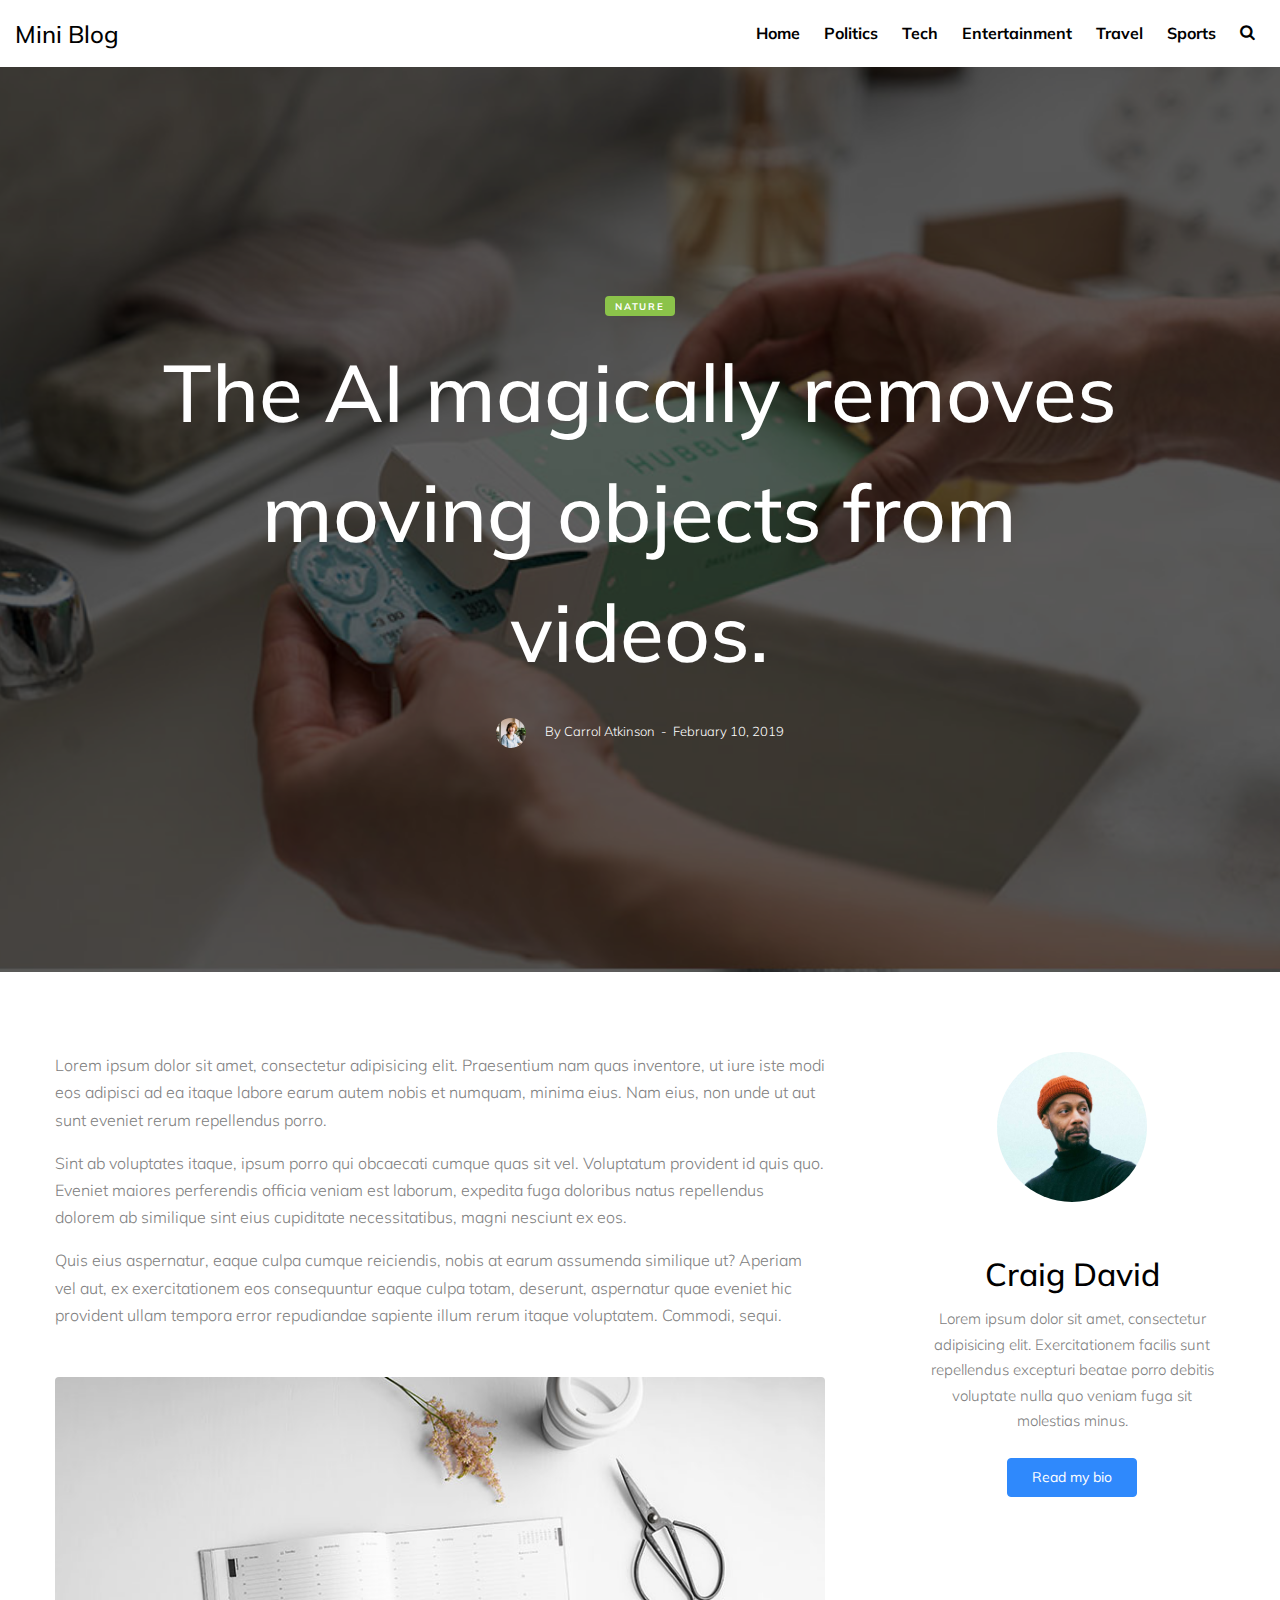
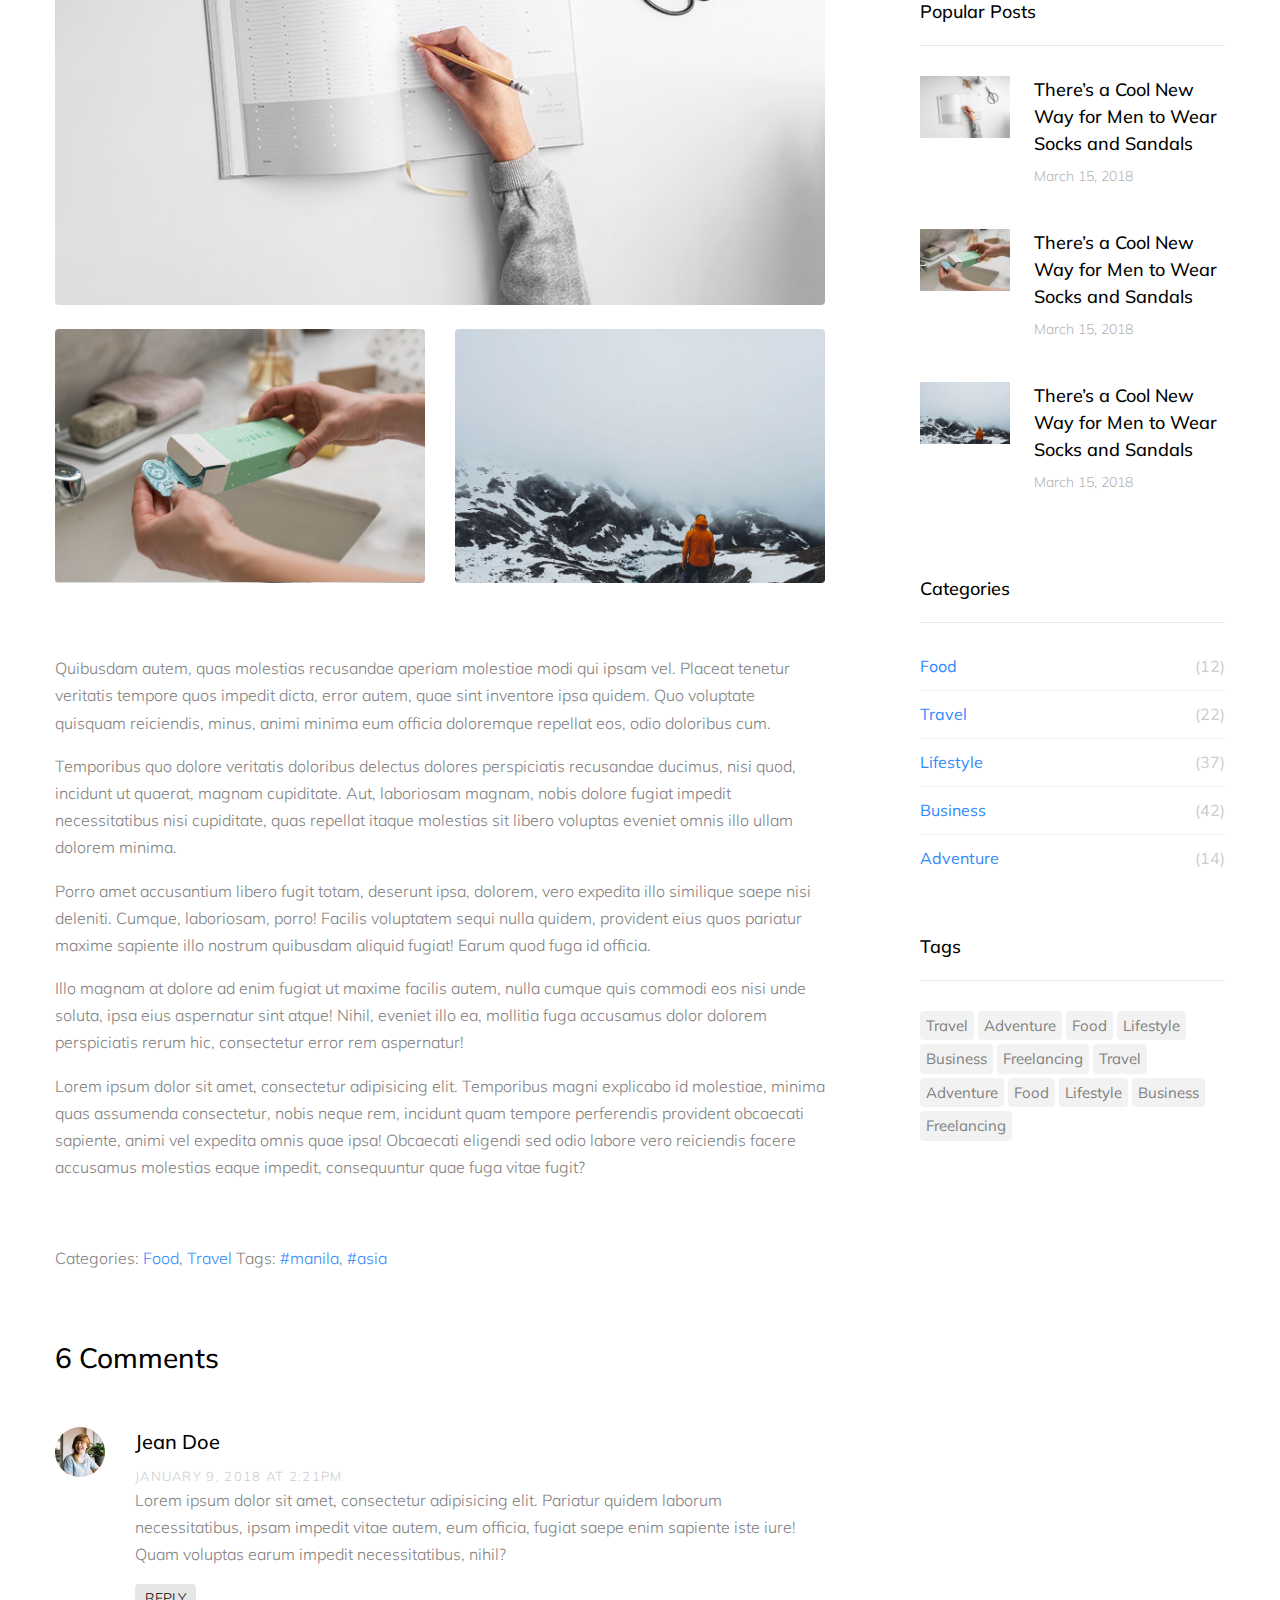
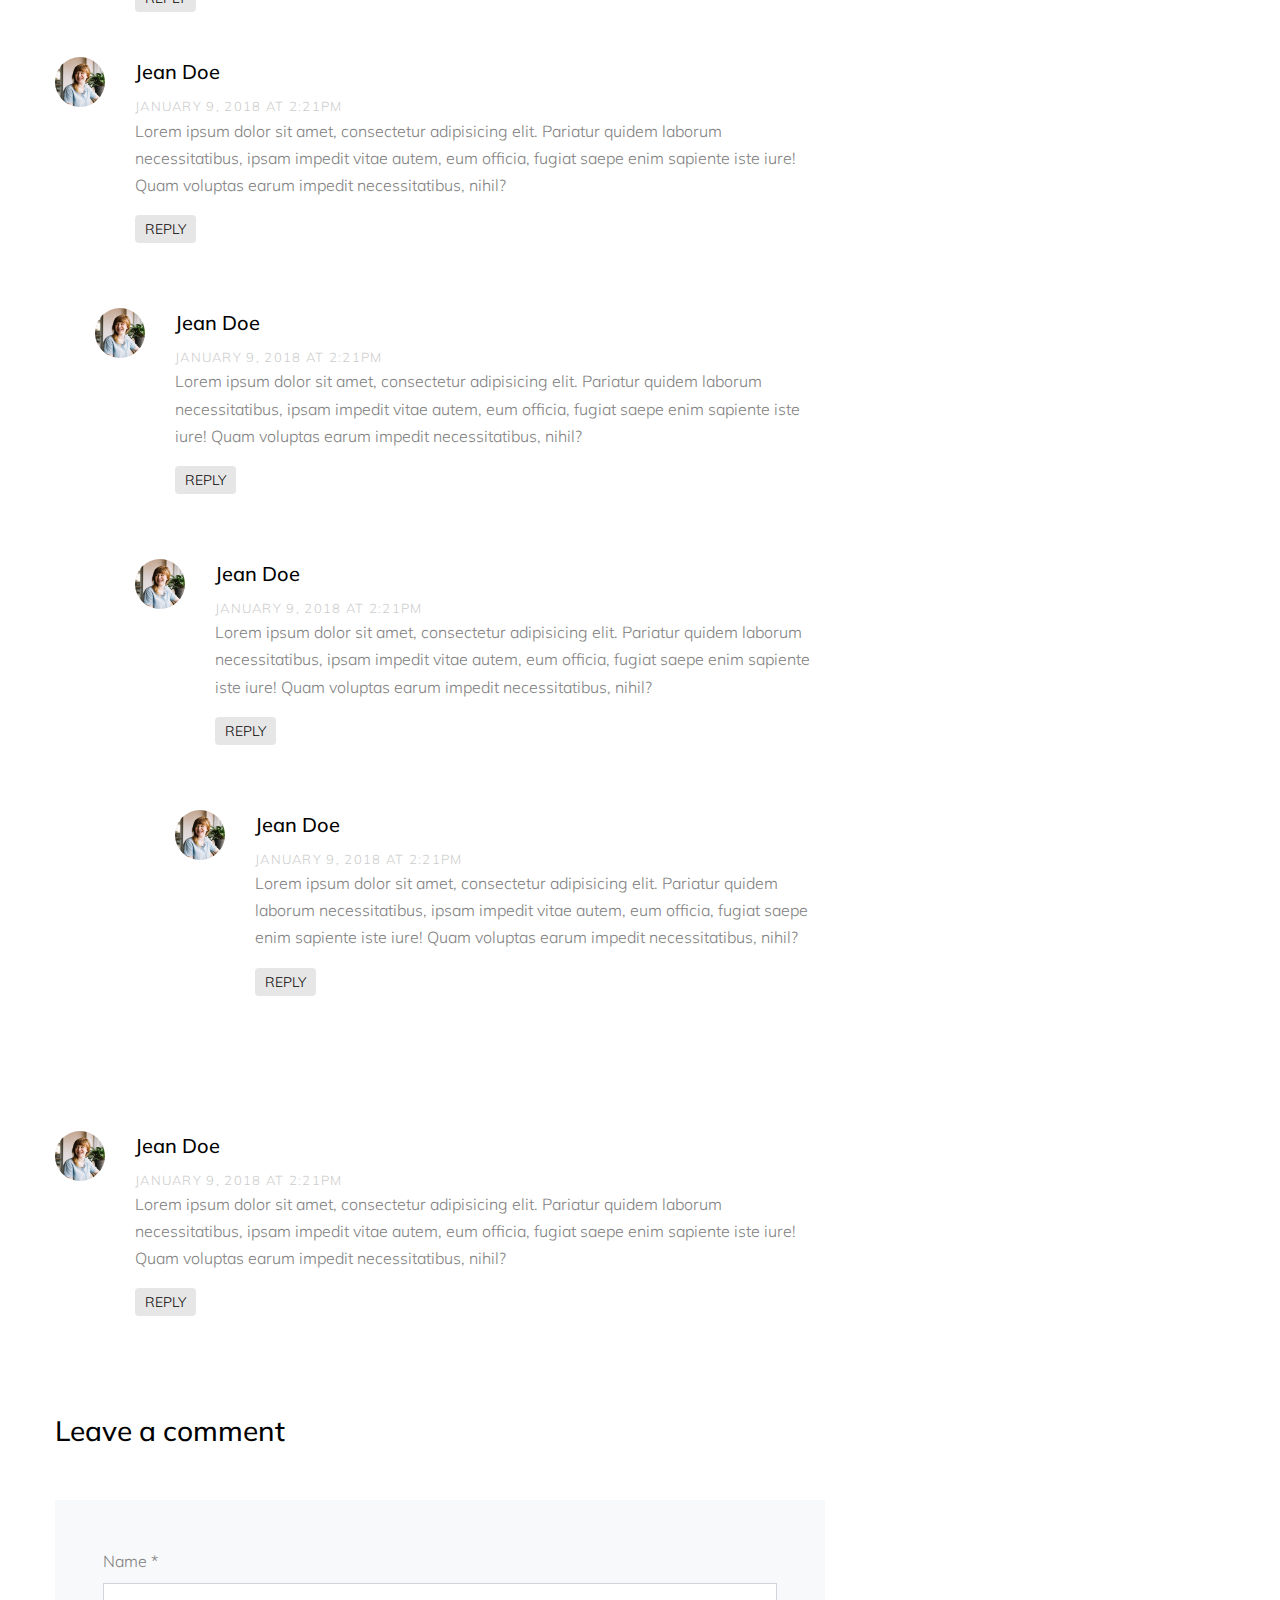
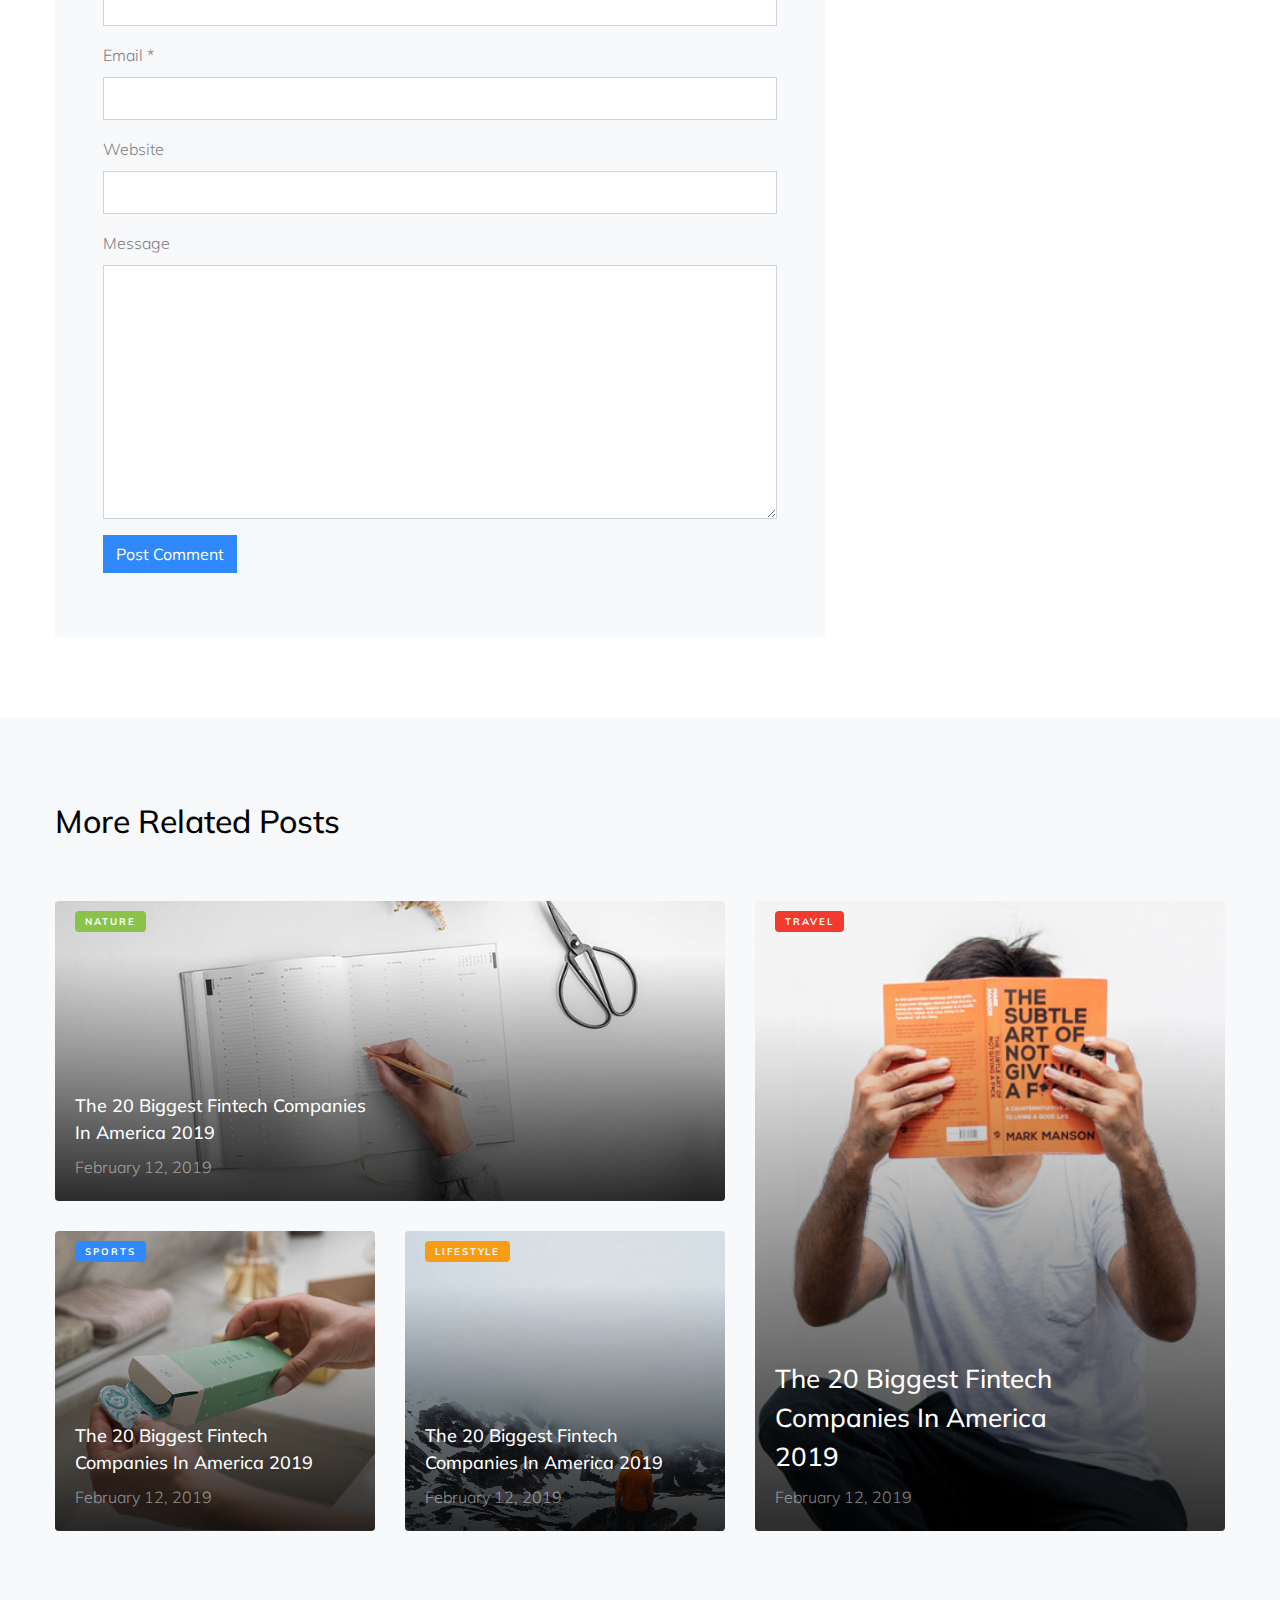
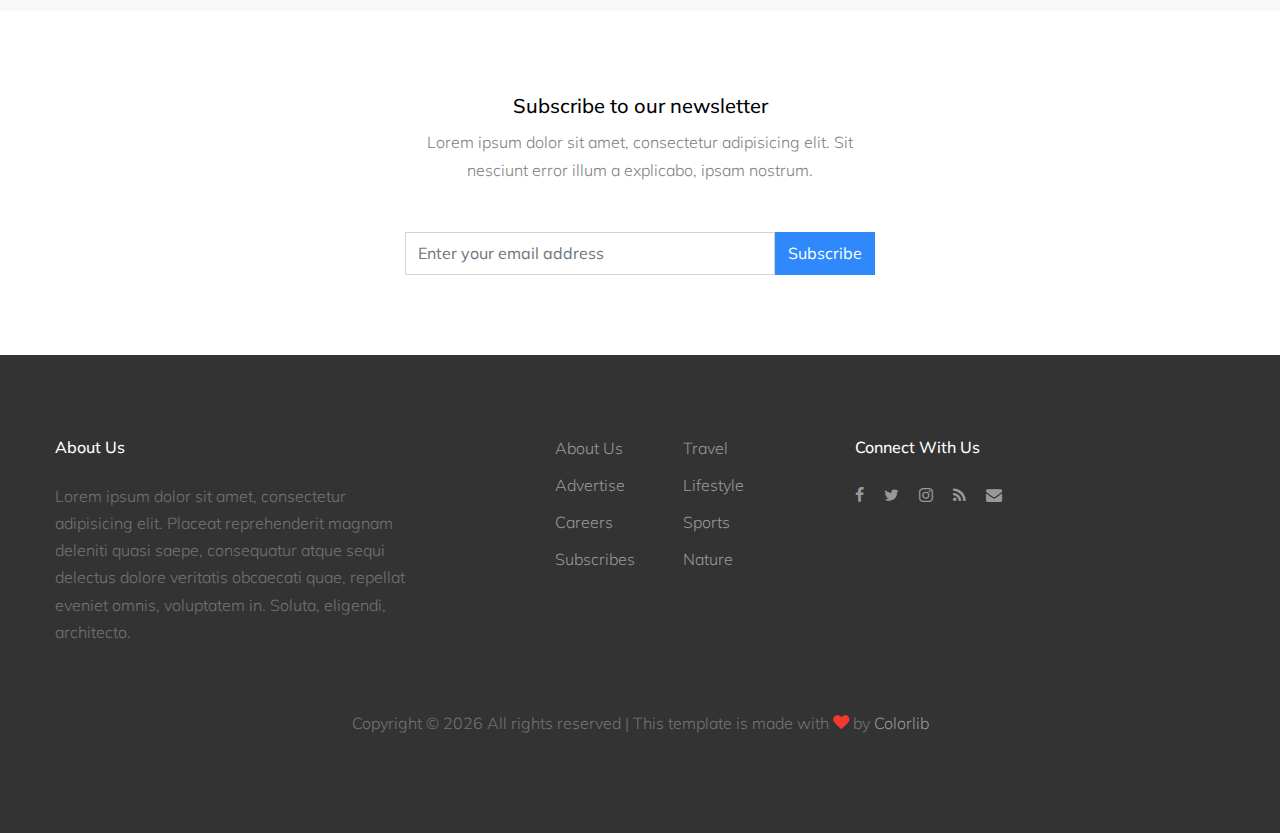
<file: single.html>
<!DOCTYPE html>
<html lang="en">
  <head>
    <title>Mini Blog</title>
    <meta charset="utf-8">
    <meta name="viewport" content="width=device-width, initial-scale=1, shrink-to-fit=no">

    <link href="https://fonts.googleapis.com/css?family=Muli:300,400,700|Playfair+Display:400,700,900" rel="stylesheet">

    <link rel="stylesheet" href="fonts/icomoon/style.css">
    <link rel="stylesheet" href="css/bootstrap.min.css">
    <link rel="stylesheet" href="css/magnific-popup.css">
    <link rel="stylesheet" href="css/jquery-ui.css">
    <link rel="stylesheet" href="css/owl.carousel.min.css">
    <link rel="stylesheet" href="css/owl.theme.default.min.css">
    <link rel="stylesheet" href="css/bootstrap-datepicker.css">
    <link rel="stylesheet" href="fonts/flaticon/font/flaticon.css">
    <link rel="stylesheet" href="css/aos.css">

    <link rel="stylesheet" href="css/style.css">
  </head>
  <body>
  
  <div class="site-wrap">

    <div class="site-mobile-menu">
      <div class="site-mobile-menu-header">
        <div class="site-mobile-menu-close mt-3">
          <span class="icon-close2 js-menu-toggle"></span>
        </div>
      </div>
      <div class="site-mobile-menu-body"></div>
    </div>
    
    <header class="site-navbar" role="banner">
      <div class="container-fluid">
        <div class="row align-items-center">
          
          <div class="col-12 search-form-wrap js-search-form">
            <form method="get" action="#">
              <input type="text" id="s" class="form-control" placeholder="Search...">
              <button class="search-btn" type="submit"><span class="icon-search"></span></button>
            </form>
          </div>

          <div class="col-4 site-logo">
            <a href="index.html" class="text-black h2 mb-0">Mini Blog</a>
          </div>

          <div class="col-8 text-right">
            <nav class="site-navigation" role="navigation">
              <ul class="site-menu js-clone-nav mr-auto d-none d-lg-block mb-0">
                <li><a href="category.html">Home</a></li>
                <li><a href="category.html">Politics</a></li>
                <li><a href="category.html">Tech</a></li>
                <li><a href="category.html">Entertainment</a></li>
                <li><a href="category.html">Travel</a></li>
                <li><a href="category.html">Sports</a></li>
                <li class="d-none d-lg-inline-block"><a href="#" class="js-search-toggle"><span class="icon-search"></span></a></li>
              </ul>
            </nav>
            <a href="#" class="site-menu-toggle js-menu-toggle text-black d-inline-block d-lg-none"><span class="icon-menu h3"></span></a></div>
          </div>

      </div>
    </header>
    
    
    <div class="site-cover site-cover-sm same-height overlay single-page" style="background-image: url('images/img_2.jpg');">
      <div class="container">
        <div class="row same-height justify-content-center">
          <div class="col-md-12 col-lg-10">
            <div class="post-entry text-center">
              <span class="post-category text-white bg-success mb-3">Nature</span>
              <h1 class="mb-4"><a href="#">The AI magically removes moving objects from videos.</a></h1>
              <div class="post-meta align-items-center text-center">
                <figure class="author-figure mb-0 mr-3 d-inline-block"><img src="images/person_1.jpg" alt="Image" class="img-fluid"></figure>
                <span class="d-inline-block mt-1">By Carrol Atkinson</span>
                <span>&nbsp;-&nbsp; February 10, 2019</span>
              </div>
            </div>
          </div>
        </div>
      </div>
    </div>
    
    <section class="site-section py-lg">
      <div class="container">
        
        <div class="row blog-entries element-animate">

          <div class="col-md-12 col-lg-8 main-content">
            
            <div class="post-content-body">
              <p>Lorem ipsum dolor sit amet, consectetur adipisicing elit. Praesentium nam quas inventore, ut iure iste modi eos adipisci ad ea itaque labore earum autem nobis et numquam, minima eius. Nam eius, non unde ut aut sunt eveniet rerum repellendus porro.</p>
            <p>Sint ab voluptates itaque, ipsum porro qui obcaecati cumque quas sit vel. Voluptatum provident id quis quo. Eveniet maiores perferendis officia veniam est laborum, expedita fuga doloribus natus repellendus dolorem ab similique sint eius cupiditate necessitatibus, magni nesciunt ex eos.</p>
            <p>Quis eius aspernatur, eaque culpa cumque reiciendis, nobis at earum assumenda similique ut? Aperiam vel aut, ex exercitationem eos consequuntur eaque culpa totam, deserunt, aspernatur quae eveniet hic provident ullam tempora error repudiandae sapiente illum rerum itaque voluptatem. Commodi, sequi.</p>
            <div class="row mb-5 mt-5">
              <div class="col-md-12 mb-4">
                <img src="images/img_1.jpg" alt="Image placeholder" class="img-fluid rounded">
              </div>
              <div class="col-md-6 mb-4">
                <img src="images/img_2.jpg" alt="Image placeholder" class="img-fluid rounded">
              </div>
              <div class="col-md-6 mb-4">
                <img src="images/img_3.jpg" alt="Image placeholder" class="img-fluid rounded">
              </div>
            </div>
            <p>Quibusdam autem, quas molestias recusandae aperiam molestiae modi qui ipsam vel. Placeat tenetur veritatis tempore quos impedit dicta, error autem, quae sint inventore ipsa quidem. Quo voluptate quisquam reiciendis, minus, animi minima eum officia doloremque repellat eos, odio doloribus cum.</p>
            <p>Temporibus quo dolore veritatis doloribus delectus dolores perspiciatis recusandae ducimus, nisi quod, incidunt ut quaerat, magnam cupiditate. Aut, laboriosam magnam, nobis dolore fugiat impedit necessitatibus nisi cupiditate, quas repellat itaque molestias sit libero voluptas eveniet omnis illo ullam dolorem minima.</p>
            <p>Porro amet accusantium libero fugit totam, deserunt ipsa, dolorem, vero expedita illo similique saepe nisi deleniti. Cumque, laboriosam, porro! Facilis voluptatem sequi nulla quidem, provident eius quos pariatur maxime sapiente illo nostrum quibusdam aliquid fugiat! Earum quod fuga id officia.</p>
            <p>Illo magnam at dolore ad enim fugiat ut maxime facilis autem, nulla cumque quis commodi eos nisi unde soluta, ipsa eius aspernatur sint atque! Nihil, eveniet illo ea, mollitia fuga accusamus dolor dolorem perspiciatis rerum hic, consectetur error rem aspernatur!</p>

            <p>Lorem ipsum dolor sit amet, consectetur adipisicing elit. Temporibus magni explicabo id molestiae, minima quas assumenda consectetur, nobis neque rem, incidunt quam tempore perferendis provident obcaecati sapiente, animi vel expedita omnis quae ipsa! Obcaecati eligendi sed odio labore vero reiciendis facere accusamus molestias eaque impedit, consequuntur quae fuga vitae fugit?</p>
            </div>

            
            <div class="pt-5">
              <p>Categories:  <a href="#">Food</a>, <a href="#">Travel</a>  Tags: <a href="#">#manila</a>, <a href="#">#asia</a></p>
            </div>


            <div class="pt-5">
              <h3 class="mb-5">6 Comments</h3>
              <ul class="comment-list">
                <li class="comment">
                  <div class="vcard">
                    <img src="images/person_1.jpg" alt="Image placeholder">
                  </div>
                  <div class="comment-body">
                    <h3>Jean Doe</h3>
                    <div class="meta">January 9, 2018 at 2:21pm</div>
                    <p>Lorem ipsum dolor sit amet, consectetur adipisicing elit. Pariatur quidem laborum necessitatibus, ipsam impedit vitae autem, eum officia, fugiat saepe enim sapiente iste iure! Quam voluptas earum impedit necessitatibus, nihil?</p>
                    <p><a href="#" class="reply rounded">Reply</a></p>
                  </div>
                </li>

                <li class="comment">
                  <div class="vcard">
                    <img src="images/person_1.jpg" alt="Image placeholder">
                  </div>
                  <div class="comment-body">
                    <h3>Jean Doe</h3>
                    <div class="meta">January 9, 2018 at 2:21pm</div>
                    <p>Lorem ipsum dolor sit amet, consectetur adipisicing elit. Pariatur quidem laborum necessitatibus, ipsam impedit vitae autem, eum officia, fugiat saepe enim sapiente iste iure! Quam voluptas earum impedit necessitatibus, nihil?</p>
                    <p><a href="#" class="reply rounded">Reply</a></p>
                  </div>

                  <ul class="children">
                    <li class="comment">
                      <div class="vcard">
                        <img src="images/person_1.jpg" alt="Image placeholder">
                      </div>
                      <div class="comment-body">
                        <h3>Jean Doe</h3>
                        <div class="meta">January 9, 2018 at 2:21pm</div>
                        <p>Lorem ipsum dolor sit amet, consectetur adipisicing elit. Pariatur quidem laborum necessitatibus, ipsam impedit vitae autem, eum officia, fugiat saepe enim sapiente iste iure! Quam voluptas earum impedit necessitatibus, nihil?</p>
                        <p><a href="#" class="reply rounded">Reply</a></p>
                      </div>


                      <ul class="children">
                        <li class="comment">
                          <div class="vcard">
                            <img src="images/person_1.jpg" alt="Image placeholder">
                          </div>
                          <div class="comment-body">
                            <h3>Jean Doe</h3>
                            <div class="meta">January 9, 2018 at 2:21pm</div>
                            <p>Lorem ipsum dolor sit amet, consectetur adipisicing elit. Pariatur quidem laborum necessitatibus, ipsam impedit vitae autem, eum officia, fugiat saepe enim sapiente iste iure! Quam voluptas earum impedit necessitatibus, nihil?</p>
                            <p><a href="#" class="reply rounded">Reply</a></p>
                          </div>

                            <ul class="children">
                              <li class="comment">
                                <div class="vcard">
                                  <img src="images/person_1.jpg" alt="Image placeholder">
                                </div>
                                <div class="comment-body">
                                  <h3>Jean Doe</h3>
                                  <div class="meta">January 9, 2018 at 2:21pm</div>
                                  <p>Lorem ipsum dolor sit amet, consectetur adipisicing elit. Pariatur quidem laborum necessitatibus, ipsam impedit vitae autem, eum officia, fugiat saepe enim sapiente iste iure! Quam voluptas earum impedit necessitatibus, nihil?</p>
                                  <p><a href="#" class="reply rounded">Reply</a></p>
                                </div>
                              </li>
                            </ul>
                        </li>
                      </ul>
                    </li>
                  </ul>
                </li>

                <li class="comment">
                  <div class="vcard">
                    <img src="images/person_1.jpg" alt="Image placeholder">
                  </div>
                  <div class="comment-body">
                    <h3>Jean Doe</h3>
                    <div class="meta">January 9, 2018 at 2:21pm</div>
                    <p>Lorem ipsum dolor sit amet, consectetur adipisicing elit. Pariatur quidem laborum necessitatibus, ipsam impedit vitae autem, eum officia, fugiat saepe enim sapiente iste iure! Quam voluptas earum impedit necessitatibus, nihil?</p>
                    <p><a href="#" class="reply rounded">Reply</a></p>
                  </div>
                </li>
              </ul>
              <!-- END comment-list -->
              
              <div class="comment-form-wrap pt-5">
                <h3 class="mb-5">Leave a comment</h3>
                <form action="#" class="p-5 bg-light">
                  <div class="form-group">
                    <label for="name">Name *</label>
                    <input type="text" class="form-control" id="name">
                  </div>
                  <div class="form-group">
                    <label for="email">Email *</label>
                    <input type="email" class="form-control" id="email">
                  </div>
                  <div class="form-group">
                    <label for="website">Website</label>
                    <input type="url" class="form-control" id="website">
                  </div>

                  <div class="form-group">
                    <label for="message">Message</label>
                    <textarea name="" id="message" cols="30" rows="10" class="form-control"></textarea>
                  </div>
                  <div class="form-group">
                    <input type="submit" value="Post Comment" class="btn btn-primary">
                  </div>

                </form>
              </div>
            </div>

          </div>

          <!-- END main-content -->

          <div class="col-md-12 col-lg-4 sidebar">
            <div class="sidebar-box search-form-wrap">
              <form action="#" class="search-form">
                <div class="form-group">
                  <span class="icon fa fa-search"></span>
                  <input type="text" class="form-control" id="s" placeholder="Type a keyword and hit enter">
                </div>
              </form>
            </div>
            <!-- END sidebar-box -->
            <div class="sidebar-box">
              <div class="bio text-center">
                <img src="images/person_2.jpg" alt="Image Placeholder" class="img-fluid mb-5">
                <div class="bio-body">
                  <h2>Craig David</h2>
                  <p class="mb-4">Lorem ipsum dolor sit amet, consectetur adipisicing elit. Exercitationem facilis sunt repellendus excepturi beatae porro debitis voluptate nulla quo veniam fuga sit molestias minus.</p>
                  <p><a href="#" class="btn btn-primary btn-sm rounded px-4 py-2">Read my bio</a></p>
                  <p class="social">
                    <a href="#" class="p-2"><span class="fa fa-facebook"></span></a>
                    <a href="#" class="p-2"><span class="fa fa-twitter"></span></a>
                    <a href="#" class="p-2"><span class="fa fa-instagram"></span></a>
                    <a href="#" class="p-2"><span class="fa fa-youtube-play"></span></a>
                  </p>
                </div>
              </div>
            </div>
            <!-- END sidebar-box -->  
            <div class="sidebar-box">
              <h3 class="heading">Popular Posts</h3>
              <div class="post-entry-sidebar">
                <ul>
                  <li>
                    <a href="">
                      <img src="images/img_1.jpg" alt="Image placeholder" class="mr-4">
                      <div class="text">
                        <h4>There’s a Cool New Way for Men to Wear Socks and Sandals</h4>
                        <div class="post-meta">
                          <span class="mr-2">March 15, 2018 </span>
                        </div>
                      </div>
                    </a>
                  </li>
                  <li>
                    <a href="">
                      <img src="images/img_2.jpg" alt="Image placeholder" class="mr-4">
                      <div class="text">
                        <h4>There’s a Cool New Way for Men to Wear Socks and Sandals</h4>
                        <div class="post-meta">
                          <span class="mr-2">March 15, 2018 </span>
                        </div>
                      </div>
                    </a>
                  </li>
                  <li>
                    <a href="">
                      <img src="images/img_3.jpg" alt="Image placeholder" class="mr-4">
                      <div class="text">
                        <h4>There’s a Cool New Way for Men to Wear Socks and Sandals</h4>
                        <div class="post-meta">
                          <span class="mr-2">March 15, 2018 </span>
                        </div>
                      </div>
                    </a>
                  </li>
                </ul>
              </div>
            </div>
            <!-- END sidebar-box -->

            <div class="sidebar-box">
              <h3 class="heading">Categories</h3>
              <ul class="categories">
                <li><a href="#">Food <span>(12)</span></a></li>
                <li><a href="#">Travel <span>(22)</span></a></li>
                <li><a href="#">Lifestyle <span>(37)</span></a></li>
                <li><a href="#">Business <span>(42)</span></a></li>
                <li><a href="#">Adventure <span>(14)</span></a></li>
              </ul>
            </div>
            <!-- END sidebar-box -->

            <div class="sidebar-box">
              <h3 class="heading">Tags</h3>
              <ul class="tags">
                <li><a href="#">Travel</a></li>
                <li><a href="#">Adventure</a></li>
                <li><a href="#">Food</a></li>
                <li><a href="#">Lifestyle</a></li>
                <li><a href="#">Business</a></li>
                <li><a href="#">Freelancing</a></li>
                <li><a href="#">Travel</a></li>
                <li><a href="#">Adventure</a></li>
                <li><a href="#">Food</a></li>
                <li><a href="#">Lifestyle</a></li>
                <li><a href="#">Business</a></li>
                <li><a href="#">Freelancing</a></li>
              </ul>
            </div>
          </div>
          <!-- END sidebar -->

        </div>
      </div>
    </section>

    <div class="site-section bg-light">
      <div class="container">

        <div class="row mb-5">
          <div class="col-12">
            <h2>More Related Posts</h2>
          </div>
        </div>

        <div class="row align-items-stretch retro-layout">
          
          <div class="col-md-5 order-md-2">
            <a href="single.html" class="hentry img-1 h-100 gradient" style="background-image: url('images/img_4.jpg');">
              <span class="post-category text-white bg-danger">Travel</span>
              <div class="text">
                <h2>The 20 Biggest Fintech Companies In America 2019</h2>
                <span>February 12, 2019</span>
              </div>
            </a>
          </div>

          <div class="col-md-7">
            
            <a href="single.html" class="hentry img-2 v-height mb30 gradient" style="background-image: url('images/img_1.jpg');">
              <span class="post-category text-white bg-success">Nature</span>
              <div class="text text-sm">
                <h2>The 20 Biggest Fintech Companies In America 2019</h2>
                <span>February 12, 2019</span>
              </div>
            </a>
            
            <div class="two-col d-block d-md-flex">
              <a href="single.html" class="hentry v-height img-2 gradient" style="background-image: url('images/img_2.jpg');">
                <span class="post-category text-white bg-primary">Sports</span>
                <div class="text text-sm">
                  <h2>The 20 Biggest Fintech Companies In America 2019</h2>
                  <span>February 12, 2019</span>
                </div>
              </a>
              <a href="single.html" class="hentry v-height img-2 ml-auto gradient" style="background-image: url('images/img_3.jpg');">
                <span class="post-category text-white bg-warning">Lifestyle</span>
                <div class="text text-sm">
                  <h2>The 20 Biggest Fintech Companies In America 2019</h2>
                  <span>February 12, 2019</span>
                </div>
              </a>
            </div>  
            
          </div>
        </div>

      </div>
    </div>


    <div class="site-section bg-lightx">
      <div class="container">
        <div class="row justify-content-center text-center">
          <div class="col-md-5">
            <div class="subscribe-1 ">
              <h2>Subscribe to our newsletter</h2>
              <p class="mb-5">Lorem ipsum dolor sit amet, consectetur adipisicing elit. Sit nesciunt error illum a explicabo, ipsam nostrum.</p>
              <form action="#" class="d-flex">
                <input type="text" class="form-control" placeholder="Enter your email address">
                <input type="submit" class="btn btn-primary" value="Subscribe">
              </form>
            </div>
          </div>
        </div>
      </div>
    </div>
    
    
    <div class="site-footer">
      <div class="container">
        <div class="row mb-5">
          <div class="col-md-4">
            <h3 class="footer-heading mb-4">About Us</h3>
            <p>Lorem ipsum dolor sit amet, consectetur adipisicing elit. Placeat reprehenderit magnam deleniti quasi saepe, consequatur atque sequi delectus dolore veritatis obcaecati quae, repellat eveniet omnis, voluptatem in. Soluta, eligendi, architecto.</p>
          </div>
          <div class="col-md-3 ml-auto">
            <!-- <h3 class="footer-heading mb-4">Navigation</h3> -->
            <ul class="list-unstyled float-left mr-5">
              <li><a href="#">About Us</a></li>
              <li><a href="#">Advertise</a></li>
              <li><a href="#">Careers</a></li>
              <li><a href="#">Subscribes</a></li>
            </ul>
            <ul class="list-unstyled float-left">
              <li><a href="#">Travel</a></li>
              <li><a href="#">Lifestyle</a></li>
              <li><a href="#">Sports</a></li>
              <li><a href="#">Nature</a></li>
            </ul>
          </div>
          <div class="col-md-4">
            

            <div>
              <h3 class="footer-heading mb-4">Connect With Us</h3>
              <p>
                <a href="#"><span class="icon-facebook pt-2 pr-2 pb-2 pl-0"></span></a>
                <a href="#"><span class="icon-twitter p-2"></span></a>
                <a href="#"><span class="icon-instagram p-2"></span></a>
                <a href="#"><span class="icon-rss p-2"></span></a>
                <a href="#"><span class="icon-envelope p-2"></span></a>
              </p>
            </div>
          </div>
        </div>
        <div class="row">
          <div class="col-12 text-center">
            <p>
              <!-- Link back to Colorlib can't be removed. Template is licensed under CC BY 3.0. -->
              Copyright &copy; <script>document.write(new Date().getFullYear());</script> All rights reserved | This template is made with <i class="icon-heart text-danger" aria-hidden="true"></i> by <a href="https://colorlib.com" target="_blank" >Colorlib</a>
              <!-- Link back to Colorlib can't be removed. Template is licensed under CC BY 3.0. -->
              </p>
          </div>
        </div>
      </div>
    </div>
    
  </div>

  <script src="js/jquery-3.3.1.min.js"></script>
  <script src="js/jquery-migrate-3.0.1.min.js"></script>
  <script src="js/jquery-ui.js"></script>
  <script src="js/popper.min.js"></script>
  <script src="js/bootstrap.min.js"></script>
  <script src="js/owl.carousel.min.js"></script>
  <script src="js/jquery.stellar.min.js"></script>
  <script src="js/jquery.countdown.min.js"></script>
  <script src="js/jquery.magnific-popup.min.js"></script>
  <script src="js/bootstrap-datepicker.min.js"></script>
  <script src="js/aos.js"></script>

  <script src="js/main.js"></script>


    
  </body>
</html>
</file>
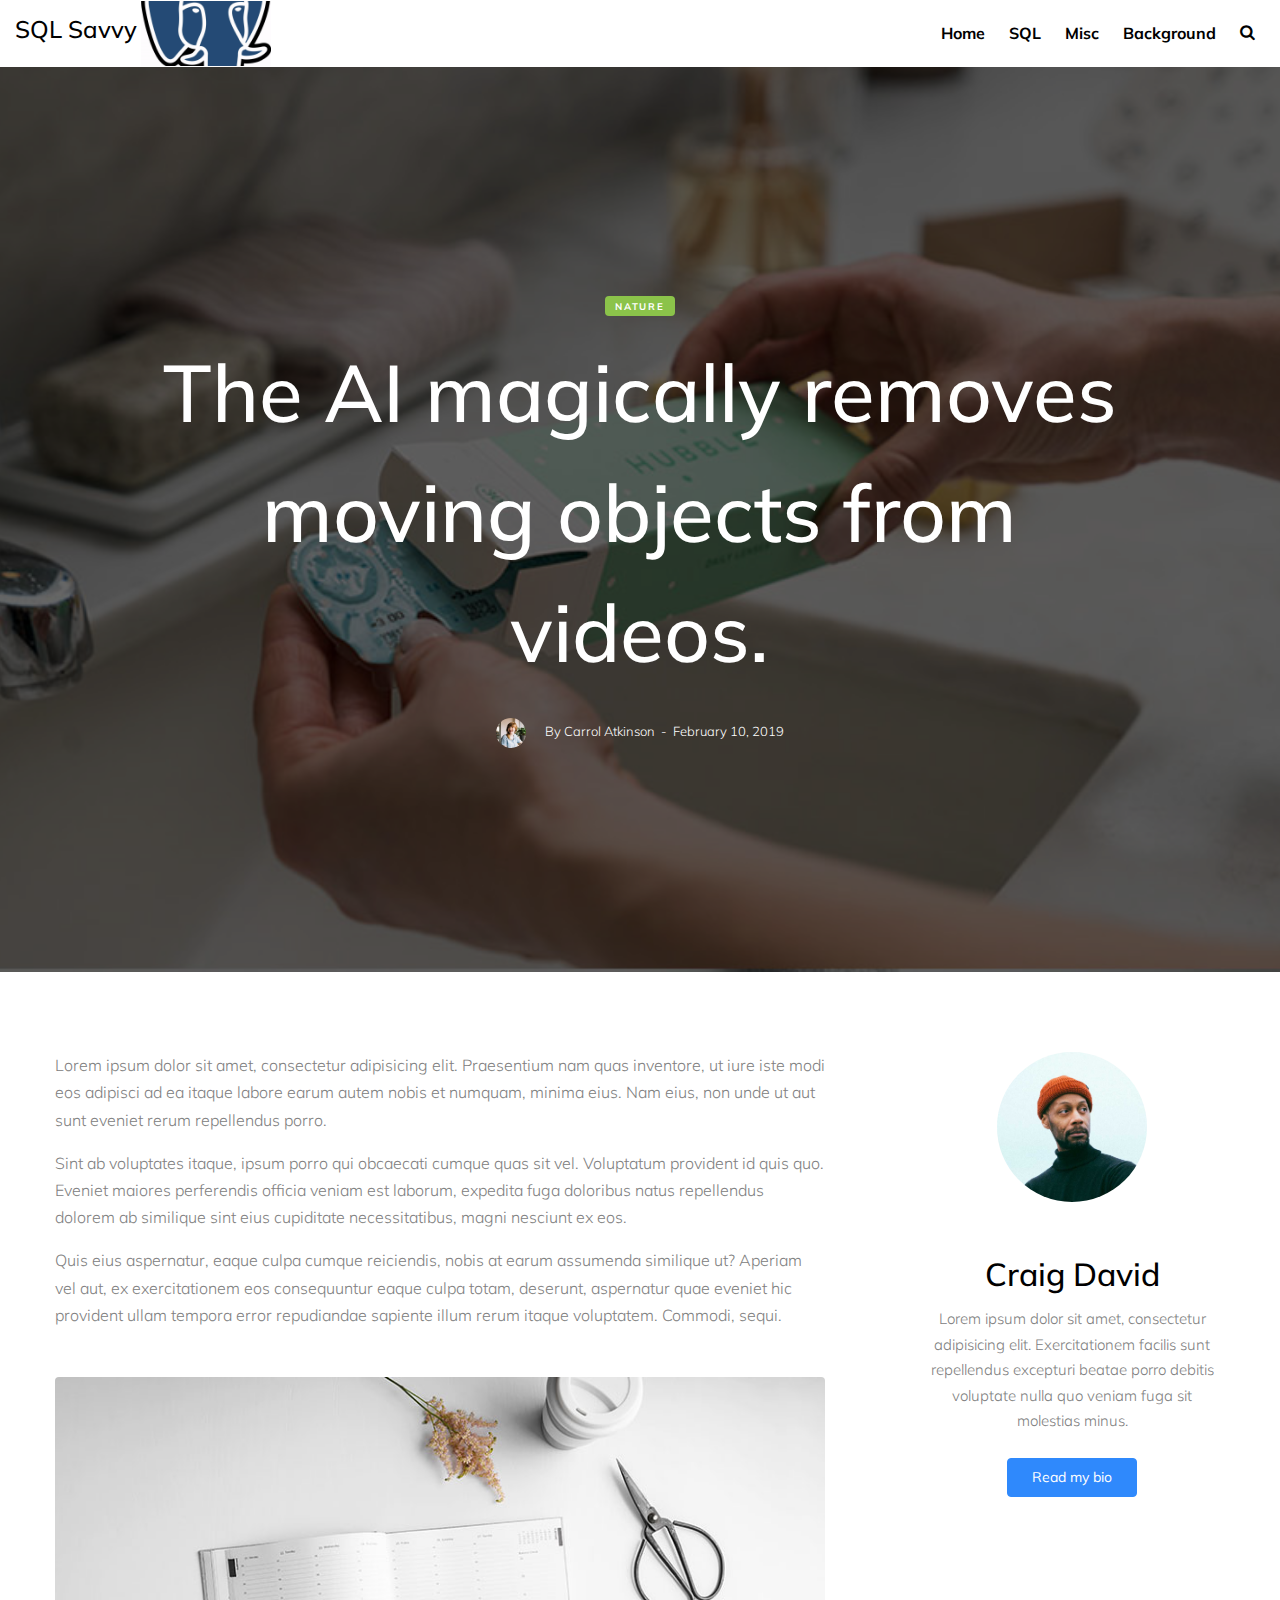
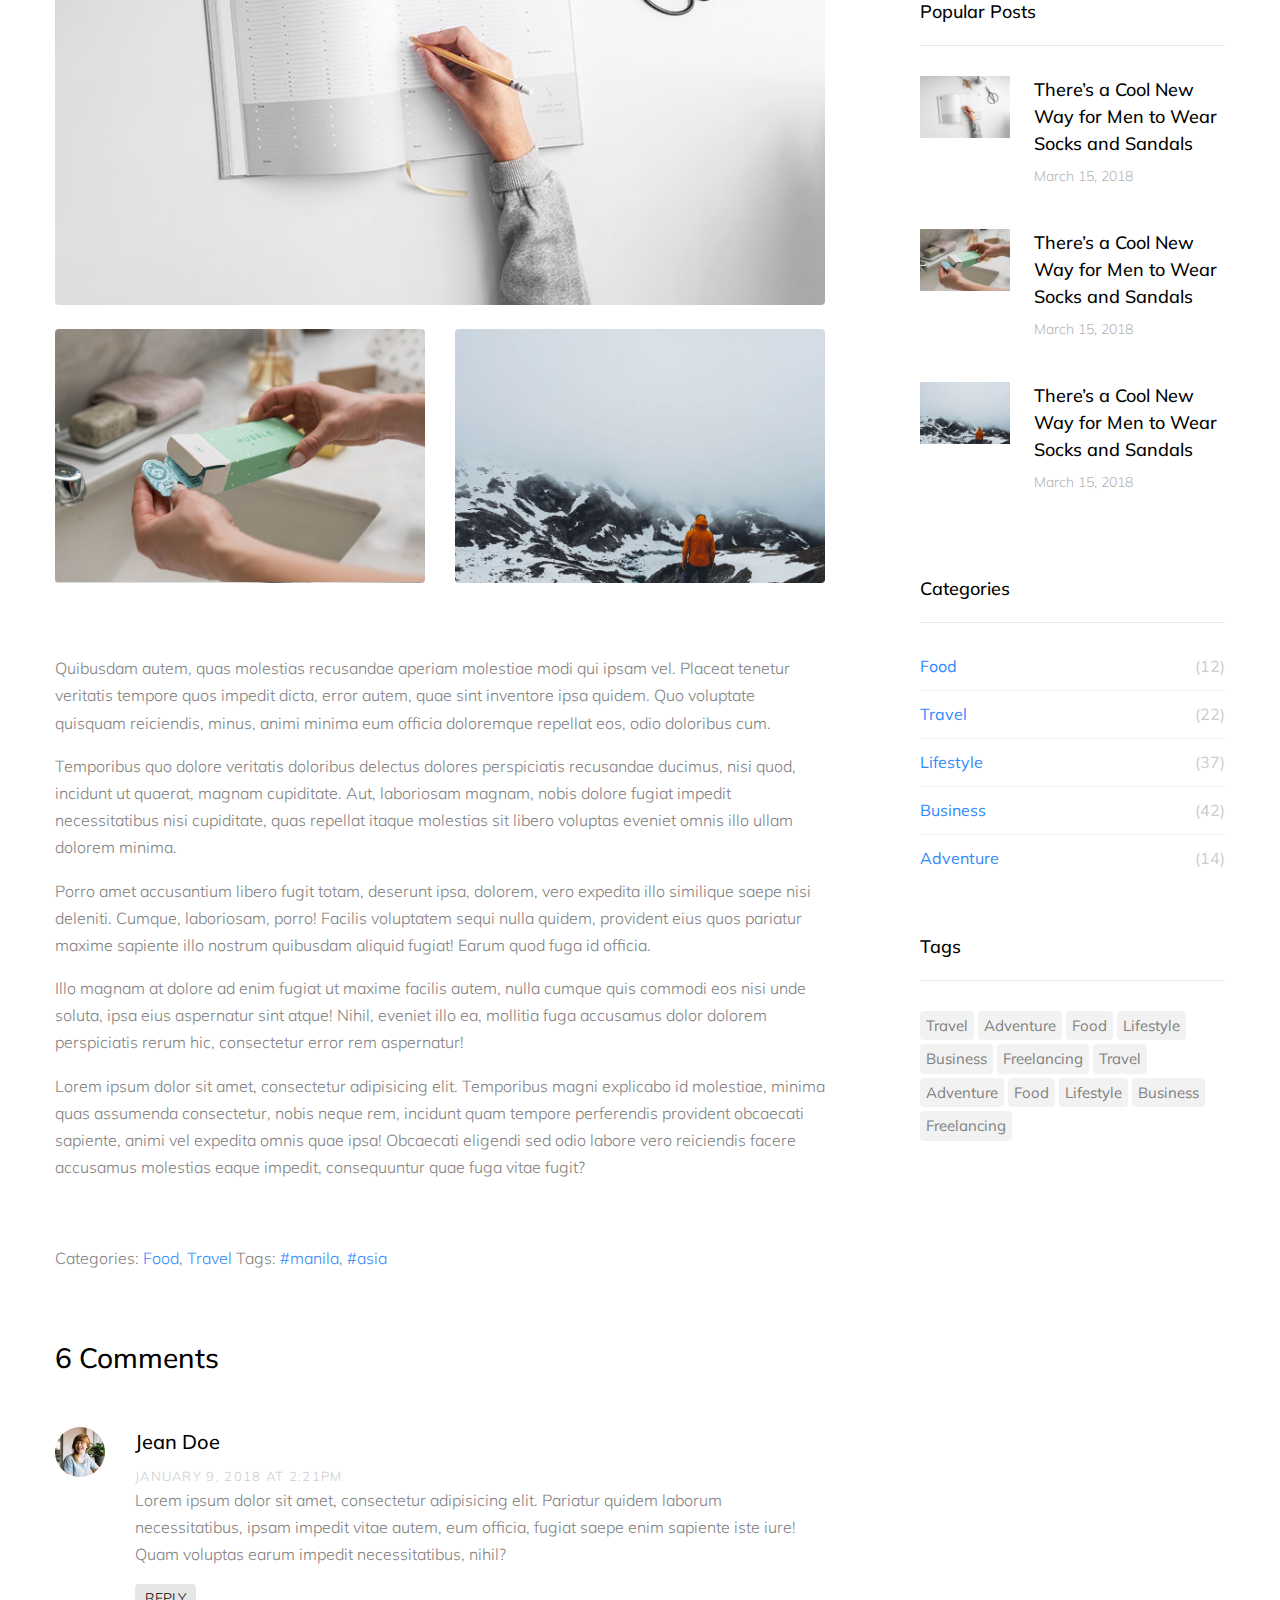
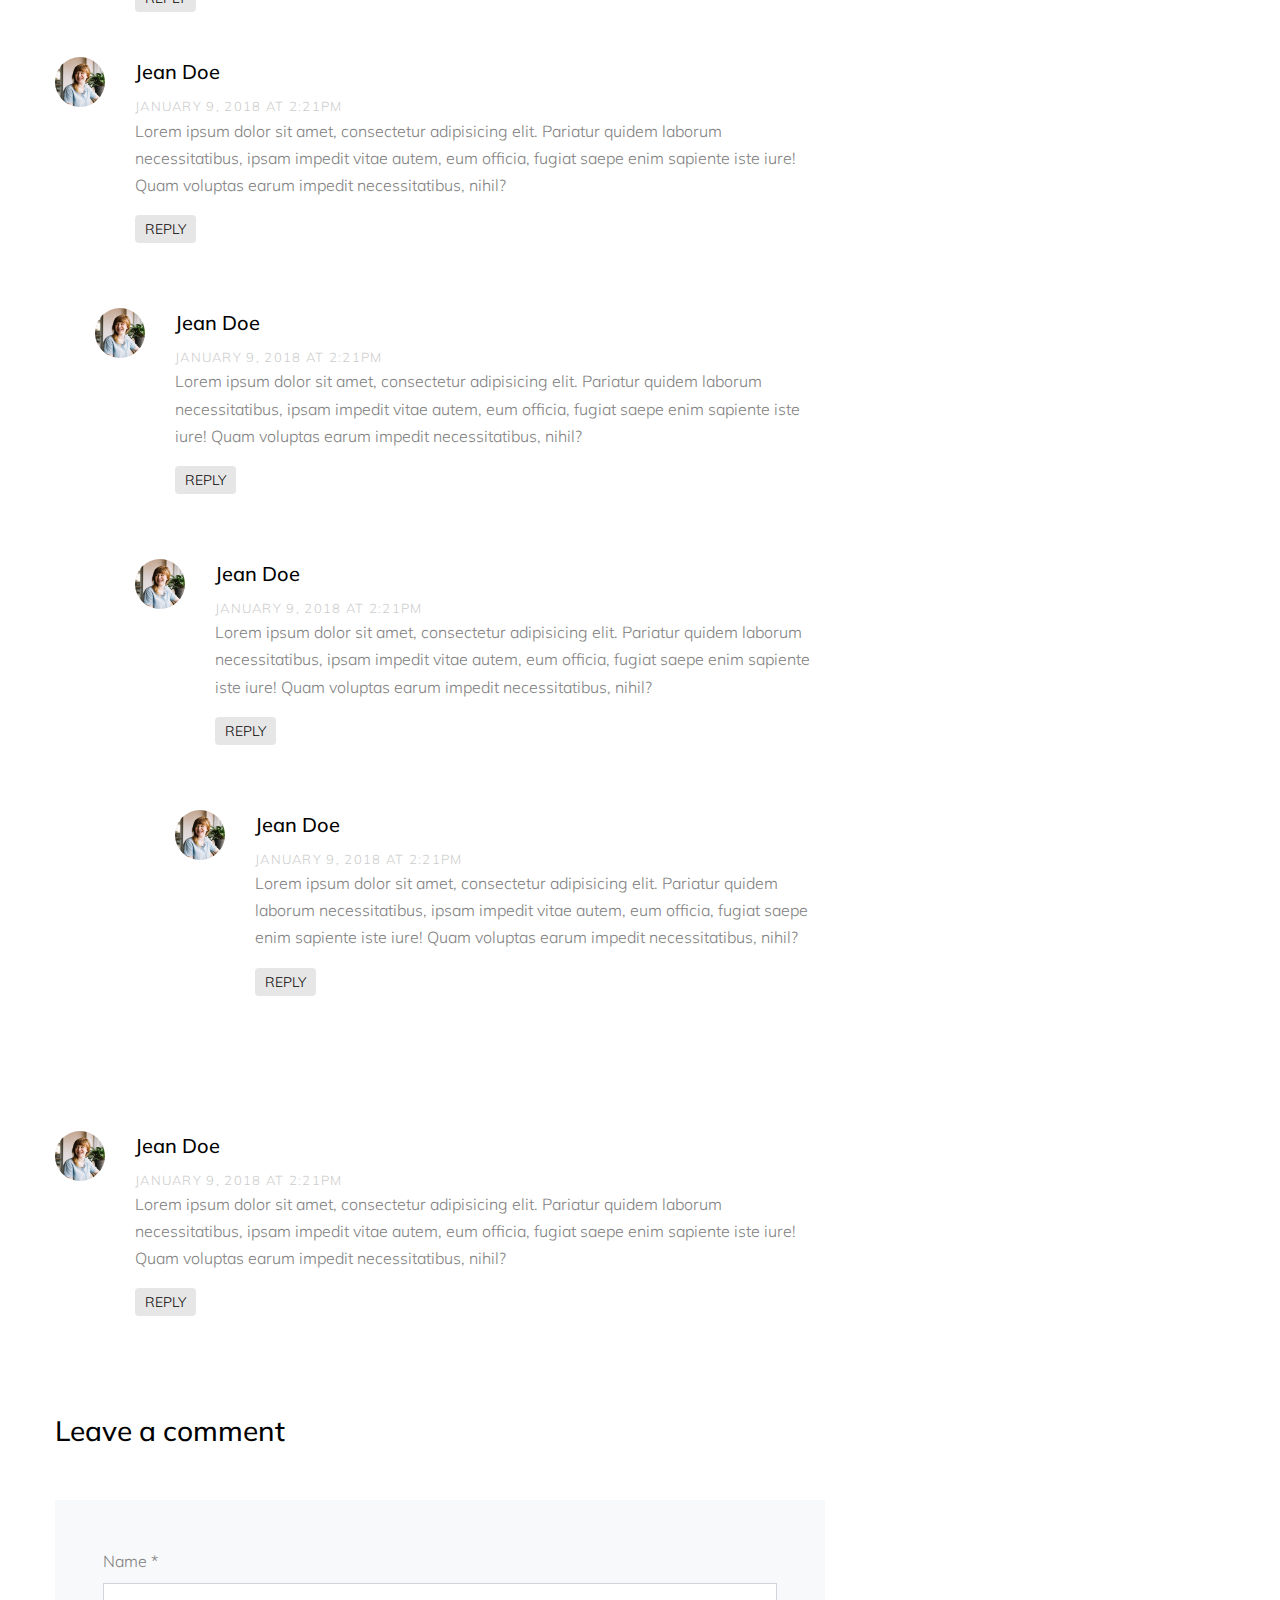
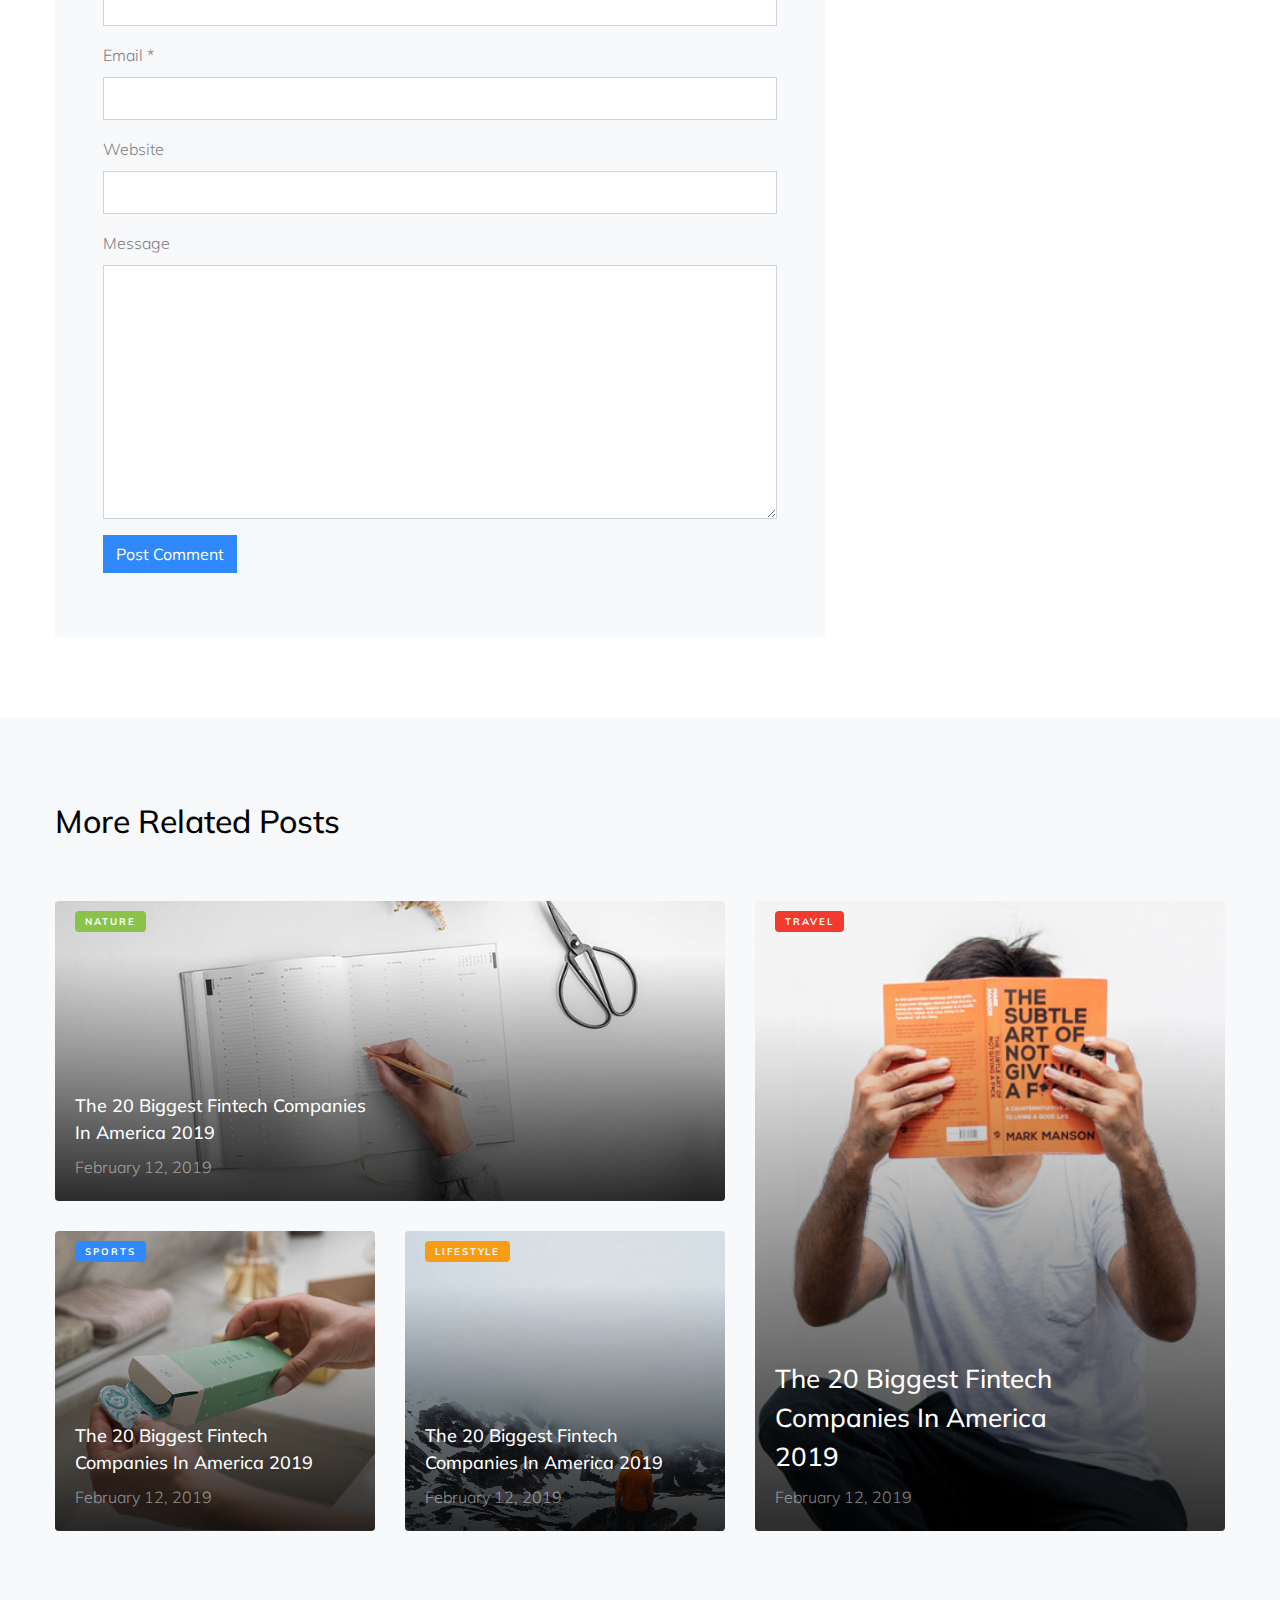
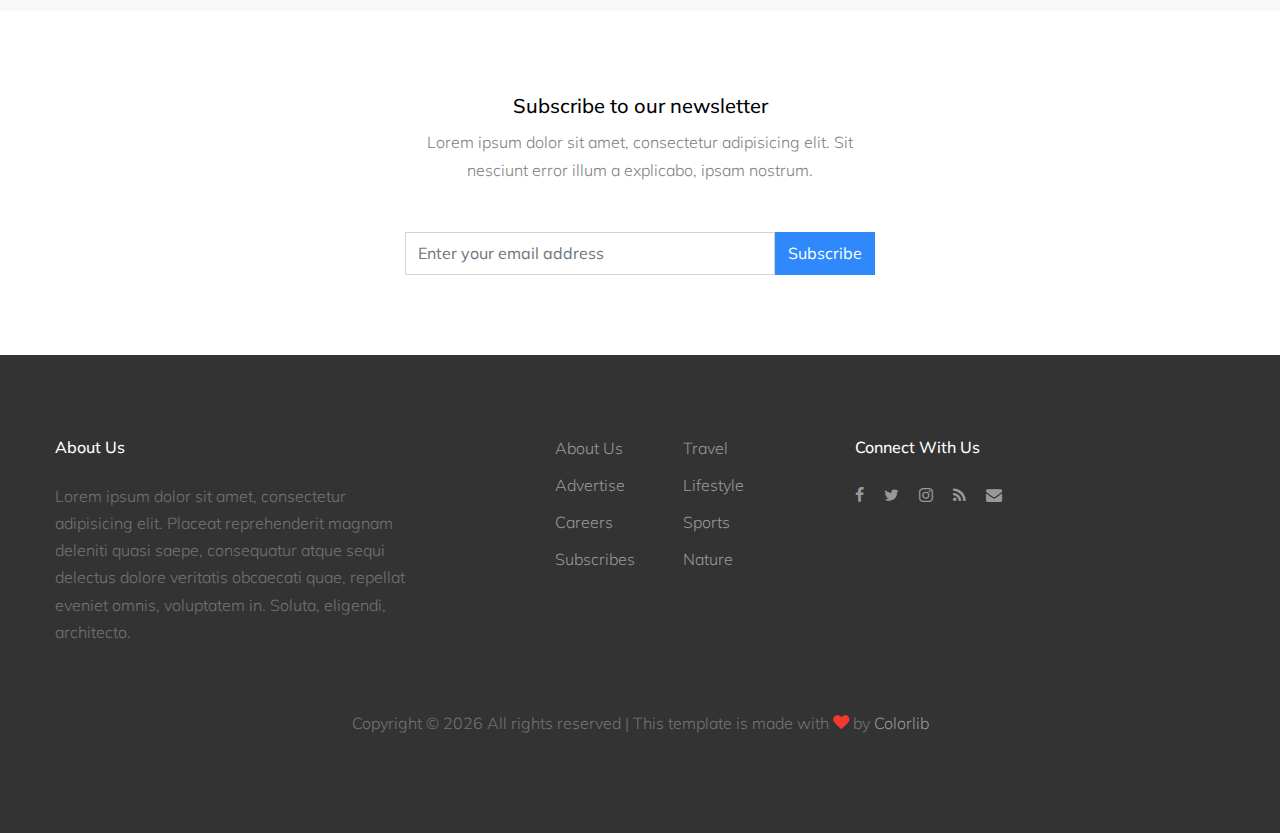
<file: single_explain_analyse.html>
<!DOCTYPE html>
<html lang="en">
  <head>
    <title>SQL Savvy</title>
    <meta charset="utf-8">
    <meta name="viewport" content="width=device-width, initial-scale=1, shrink-to-fit=no">

    <link href="https://fonts.googleapis.com/css?family=Muli:300,400,700|Playfair+Display:400,700,900" rel="stylesheet">

    <link rel="stylesheet" href="fonts/icomoon/style.css">
    <link rel="stylesheet" href="css/bootstrap.min.css">
    <link rel="stylesheet" href="css/magnific-popup.css">
    <link rel="stylesheet" href="css/jquery-ui.css">
    <link rel="stylesheet" href="css/owl.carousel.min.css">
    <link rel="stylesheet" href="css/owl.theme.default.min.css">
    <link rel="stylesheet" href="css/bootstrap-datepicker.css">
    <link rel="stylesheet" href="fonts/flaticon/font/flaticon.css">
    <link rel="stylesheet" href="css/aos.css">

    <link rel="stylesheet" href="css/style.css">
  </head>
  <body>
  
  <div class="site-wrap">

    <div class="site-mobile-menu">
      <div class="site-mobile-menu-header">
        <div class="site-mobile-menu-close mt-3">
          <span class="icon-close2 js-menu-toggle"></span>
        </div>
      </div>
      <div class="site-mobile-menu-body"></div>
    </div>
    
    <header class="site-navbar" role="banner">
      <div class="container-fluid">
        <div class="row align-items-center">
          
          <div class="col-12 search-form-wrap js-search-form">
            <form method="get" action="#">
              <input type="text" id="s" class="form-control" placeholder="Search...">
              <button class="search-btn" type="submit"><span class="icon-search"></span></button>
            </form>
          </div>

          <div class="col-4 site-logo">
            <a href="index.html" class="text-black h2 mb-0">SQL Savvy</a>
                        <img class="animated_gif" src="videos/eyes_and_tusks.gif" />
          </div>

          <div class="col-8 text-right">
            <nav class="site-navigation" role="navigation">
              <ul class="site-menu js-clone-nav mr-auto d-none d-lg-block mb-0">
                <li><a href="index.html">Home</a></li>
                <li><a href="category_sql.html">SQL</a></li>
                <li><a href="category_misc.html">Misc</a></li>
                <li><a href="background.html">Background</a></li>
                <li class="d-none d-lg-inline-block"><a href="#" class="js-search-toggle"><span class="icon-search"></span></a></li>
              </ul>
            </nav>
            <a href="#" class="site-menu-toggle js-menu-toggle text-black d-inline-block d-lg-none"><span class="icon-menu h3"></span></a></div>
          </div>

      </div>
    </header>
    
    
    <div class="site-cover site-cover-sm same-height overlay single-page" style="background-image: url('images/img_2.jpg');">
      <div class="container">
        <div class="row same-height justify-content-center">
          <div class="col-md-12 col-lg-10">
            <div class="post-entry text-center">
              <span class="post-category text-white bg-success mb-3">Nature</span>
              <h1 class="mb-4"><a href="#">The AI magically removes moving objects from videos.</a></h1>
              <div class="post-meta align-items-center text-center">
                <figure class="author-figure mb-0 mr-3 d-inline-block"><img src="images/person_1.jpg" alt="Image" class="img-fluid"></figure>
                <span class="d-inline-block mt-1">By Carrol Atkinson</span>
                <span>&nbsp;-&nbsp; February 10, 2019</span>
              </div>
            </div>
          </div>
        </div>
      </div>
    </div>
    
    <section class="site-section py-lg">
      <div class="container">
        
        <div class="row blog-entries element-animate">

          <div class="col-md-12 col-lg-8 main-content">
            
            <div class="post-content-body">
              <p>Lorem ipsum dolor sit amet, consectetur adipisicing elit. Praesentium nam quas inventore, ut iure iste modi eos adipisci ad ea itaque labore earum autem nobis et numquam, minima eius. Nam eius, non unde ut aut sunt eveniet rerum repellendus porro.</p>
            <p>Sint ab voluptates itaque, ipsum porro qui obcaecati cumque quas sit vel. Voluptatum provident id quis quo. Eveniet maiores perferendis officia veniam est laborum, expedita fuga doloribus natus repellendus dolorem ab similique sint eius cupiditate necessitatibus, magni nesciunt ex eos.</p>
            <p>Quis eius aspernatur, eaque culpa cumque reiciendis, nobis at earum assumenda similique ut? Aperiam vel aut, ex exercitationem eos consequuntur eaque culpa totam, deserunt, aspernatur quae eveniet hic provident ullam tempora error repudiandae sapiente illum rerum itaque voluptatem. Commodi, sequi.</p>
            <div class="row mb-5 mt-5">
              <div class="col-md-12 mb-4">
                <img src="images/img_1.jpg" alt="Image placeholder" class="img-fluid rounded">
              </div>
              <div class="col-md-6 mb-4">
                <img src="images/img_2.jpg" alt="Image placeholder" class="img-fluid rounded">
              </div>
              <div class="col-md-6 mb-4">
                <img src="images/img_3.jpg" alt="Image placeholder" class="img-fluid rounded">
              </div>
            </div>
            <p>Quibusdam autem, quas molestias recusandae aperiam molestiae modi qui ipsam vel. Placeat tenetur veritatis tempore quos impedit dicta, error autem, quae sint inventore ipsa quidem. Quo voluptate quisquam reiciendis, minus, animi minima eum officia doloremque repellat eos, odio doloribus cum.</p>
            <p>Temporibus quo dolore veritatis doloribus delectus dolores perspiciatis recusandae ducimus, nisi quod, incidunt ut quaerat, magnam cupiditate. Aut, laboriosam magnam, nobis dolore fugiat impedit necessitatibus nisi cupiditate, quas repellat itaque molestias sit libero voluptas eveniet omnis illo ullam dolorem minima.</p>
            <p>Porro amet accusantium libero fugit totam, deserunt ipsa, dolorem, vero expedita illo similique saepe nisi deleniti. Cumque, laboriosam, porro! Facilis voluptatem sequi nulla quidem, provident eius quos pariatur maxime sapiente illo nostrum quibusdam aliquid fugiat! Earum quod fuga id officia.</p>
            <p>Illo magnam at dolore ad enim fugiat ut maxime facilis autem, nulla cumque quis commodi eos nisi unde soluta, ipsa eius aspernatur sint atque! Nihil, eveniet illo ea, mollitia fuga accusamus dolor dolorem perspiciatis rerum hic, consectetur error rem aspernatur!</p>

            <p>Lorem ipsum dolor sit amet, consectetur adipisicing elit. Temporibus magni explicabo id molestiae, minima quas assumenda consectetur, nobis neque rem, incidunt quam tempore perferendis provident obcaecati sapiente, animi vel expedita omnis quae ipsa! Obcaecati eligendi sed odio labore vero reiciendis facere accusamus molestias eaque impedit, consequuntur quae fuga vitae fugit?</p>
            </div>

            
            <div class="pt-5">
              <p>Categories:  <a href="#">Food</a>, <a href="#">Travel</a>  Tags: <a href="#">#manila</a>, <a href="#">#asia</a></p>
            </div>


            <div class="pt-5">
              <h3 class="mb-5">6 Comments</h3>
              <ul class="comment-list">
                <li class="comment">
                  <div class="vcard">
                    <img src="images/person_1.jpg" alt="Image placeholder">
                  </div>
                  <div class="comment-body">
                    <h3>Jean Doe</h3>
                    <div class="meta">January 9, 2018 at 2:21pm</div>
                    <p>Lorem ipsum dolor sit amet, consectetur adipisicing elit. Pariatur quidem laborum necessitatibus, ipsam impedit vitae autem, eum officia, fugiat saepe enim sapiente iste iure! Quam voluptas earum impedit necessitatibus, nihil?</p>
                    <p><a href="#" class="reply rounded">Reply</a></p>
                  </div>
                </li>

                <li class="comment">
                  <div class="vcard">
                    <img src="images/person_1.jpg" alt="Image placeholder">
                  </div>
                  <div class="comment-body">
                    <h3>Jean Doe</h3>
                    <div class="meta">January 9, 2018 at 2:21pm</div>
                    <p>Lorem ipsum dolor sit amet, consectetur adipisicing elit. Pariatur quidem laborum necessitatibus, ipsam impedit vitae autem, eum officia, fugiat saepe enim sapiente iste iure! Quam voluptas earum impedit necessitatibus, nihil?</p>
                    <p><a href="#" class="reply rounded">Reply</a></p>
                  </div>

                  <ul class="children">
                    <li class="comment">
                      <div class="vcard">
                        <img src="images/person_1.jpg" alt="Image placeholder">
                      </div>
                      <div class="comment-body">
                        <h3>Jean Doe</h3>
                        <div class="meta">January 9, 2018 at 2:21pm</div>
                        <p>Lorem ipsum dolor sit amet, consectetur adipisicing elit. Pariatur quidem laborum necessitatibus, ipsam impedit vitae autem, eum officia, fugiat saepe enim sapiente iste iure! Quam voluptas earum impedit necessitatibus, nihil?</p>
                        <p><a href="#" class="reply rounded">Reply</a></p>
                      </div>


                      <ul class="children">
                        <li class="comment">
                          <div class="vcard">
                            <img src="images/person_1.jpg" alt="Image placeholder">
                          </div>
                          <div class="comment-body">
                            <h3>Jean Doe</h3>
                            <div class="meta">January 9, 2018 at 2:21pm</div>
                            <p>Lorem ipsum dolor sit amet, consectetur adipisicing elit. Pariatur quidem laborum necessitatibus, ipsam impedit vitae autem, eum officia, fugiat saepe enim sapiente iste iure! Quam voluptas earum impedit necessitatibus, nihil?</p>
                            <p><a href="#" class="reply rounded">Reply</a></p>
                          </div>

                            <ul class="children">
                              <li class="comment">
                                <div class="vcard">
                                  <img src="images/person_1.jpg" alt="Image placeholder">
                                </div>
                                <div class="comment-body">
                                  <h3>Jean Doe</h3>
                                  <div class="meta">January 9, 2018 at 2:21pm</div>
                                  <p>Lorem ipsum dolor sit amet, consectetur adipisicing elit. Pariatur quidem laborum necessitatibus, ipsam impedit vitae autem, eum officia, fugiat saepe enim sapiente iste iure! Quam voluptas earum impedit necessitatibus, nihil?</p>
                                  <p><a href="#" class="reply rounded">Reply</a></p>
                                </div>
                              </li>
                            </ul>
                        </li>
                      </ul>
                    </li>
                  </ul>
                </li>

                <li class="comment">
                  <div class="vcard">
                    <img src="images/person_1.jpg" alt="Image placeholder">
                  </div>
                  <div class="comment-body">
                    <h3>Jean Doe</h3>
                    <div class="meta">January 9, 2018 at 2:21pm</div>
                    <p>Lorem ipsum dolor sit amet, consectetur adipisicing elit. Pariatur quidem laborum necessitatibus, ipsam impedit vitae autem, eum officia, fugiat saepe enim sapiente iste iure! Quam voluptas earum impedit necessitatibus, nihil?</p>
                    <p><a href="#" class="reply rounded">Reply</a></p>
                  </div>
                </li>
              </ul>
              <!-- END comment-list -->
              
              <div class="comment-form-wrap pt-5">
                <h3 class="mb-5">Leave a comment</h3>
                <form action="#" class="p-5 bg-light">
                  <div class="form-group">
                    <label for="name">Name *</label>
                    <input type="text" class="form-control" id="name">
                  </div>
                  <div class="form-group">
                    <label for="email">Email *</label>
                    <input type="email" class="form-control" id="email">
                  </div>
                  <div class="form-group">
                    <label for="website">Website</label>
                    <input type="url" class="form-control" id="website">
                  </div>

                  <div class="form-group">
                    <label for="message">Message</label>
                    <textarea name="" id="message" cols="30" rows="10" class="form-control"></textarea>
                  </div>
                  <div class="form-group">
                    <input type="submit" value="Post Comment" class="btn btn-primary">
                  </div>

                </form>
              </div>
            </div>

          </div>

          <!-- END main-content -->

          <div class="col-md-12 col-lg-4 sidebar">
            <div class="sidebar-box search-form-wrap">
              <form action="#" class="search-form">
                <div class="form-group">
                  <span class="icon fa fa-search"></span>
                  <input type="text" class="form-control" id="s" placeholder="Type a keyword and hit enter">
                </div>
              </form>
            </div>
            <!-- END sidebar-box -->
            <div class="sidebar-box">
              <div class="bio text-center">
                <img src="images/person_2.jpg" alt="Image Placeholder" class="img-fluid mb-5">
                <div class="bio-body">
                  <h2>Craig David</h2>
                  <p class="mb-4">Lorem ipsum dolor sit amet, consectetur adipisicing elit. Exercitationem facilis sunt repellendus excepturi beatae porro debitis voluptate nulla quo veniam fuga sit molestias minus.</p>
                  <p><a href="#" class="btn btn-primary btn-sm rounded px-4 py-2">Read my bio</a></p>
                  <p class="social">
                    <a href="#" class="p-2"><span class="fa fa-facebook"></span></a>
                    <a href="#" class="p-2"><span class="fa fa-twitter"></span></a>
                    <a href="#" class="p-2"><span class="fa fa-instagram"></span></a>
                    <a href="#" class="p-2"><span class="fa fa-youtube-play"></span></a>
                  </p>
                </div>
              </div>
            </div>
            <!-- END sidebar-box -->  
            <div class="sidebar-box">
              <h3 class="heading">Popular Posts</h3>
              <div class="post-entry-sidebar">
                <ul>
                  <li>
                    <a href="">
                      <img src="images/img_1.jpg" alt="Image placeholder" class="mr-4">
                      <div class="text">
                        <h4>There’s a Cool New Way for Men to Wear Socks and Sandals</h4>
                        <div class="post-meta">
                          <span class="mr-2">March 15, 2018 </span>
                        </div>
                      </div>
                    </a>
                  </li>
                  <li>
                    <a href="">
                      <img src="images/img_2.jpg" alt="Image placeholder" class="mr-4">
                      <div class="text">
                        <h4>There’s a Cool New Way for Men to Wear Socks and Sandals</h4>
                        <div class="post-meta">
                          <span class="mr-2">March 15, 2018 </span>
                        </div>
                      </div>
                    </a>
                  </li>
                  <li>
                    <a href="">
                      <img src="images/img_3.jpg" alt="Image placeholder" class="mr-4">
                      <div class="text">
                        <h4>There’s a Cool New Way for Men to Wear Socks and Sandals</h4>
                        <div class="post-meta">
                          <span class="mr-2">March 15, 2018 </span>
                        </div>
                      </div>
                    </a>
                  </li>
                </ul>
              </div>
            </div>
            <!-- END sidebar-box -->

            <div class="sidebar-box">
              <h3 class="heading">Categories</h3>
              <ul class="categories">
                <li><a href="#">Food <span>(12)</span></a></li>
                <li><a href="#">Travel <span>(22)</span></a></li>
                <li><a href="#">Lifestyle <span>(37)</span></a></li>
                <li><a href="#">Business <span>(42)</span></a></li>
                <li><a href="#">Adventure <span>(14)</span></a></li>
              </ul>
            </div>
            <!-- END sidebar-box -->

            <div class="sidebar-box">
              <h3 class="heading">Tags</h3>
              <ul class="tags">
                <li><a href="#">Travel</a></li>
                <li><a href="#">Adventure</a></li>
                <li><a href="#">Food</a></li>
                <li><a href="#">Lifestyle</a></li>
                <li><a href="#">Business</a></li>
                <li><a href="#">Freelancing</a></li>
                <li><a href="#">Travel</a></li>
                <li><a href="#">Adventure</a></li>
                <li><a href="#">Food</a></li>
                <li><a href="#">Lifestyle</a></li>
                <li><a href="#">Business</a></li>
                <li><a href="#">Freelancing</a></li>
              </ul>
            </div>
          </div>
          <!-- END sidebar -->

        </div>
      </div>
    </section>

    <div class="site-section bg-light">
      <div class="container">

        <div class="row mb-5">
          <div class="col-12">
            <h2>More Related Posts</h2>
          </div>
        </div>

        <div class="row align-items-stretch retro-layout">
          
          <div class="col-md-5 order-md-2">
            <a href="single.html" class="hentry img-1 h-100 gradient" style="background-image: url('images/img_4.jpg');">
              <span class="post-category text-white bg-danger">Travel</span>
              <div class="text">
                <h2>The 20 Biggest Fintech Companies In America 2019</h2>
                <span>February 12, 2019</span>
              </div>
            </a>
          </div>

          <div class="col-md-7">
            
            <a href="single.html" class="hentry img-2 v-height mb30 gradient" style="background-image: url('images/img_1.jpg');">
              <span class="post-category text-white bg-success">Nature</span>
              <div class="text text-sm">
                <h2>The 20 Biggest Fintech Companies In America 2019</h2>
                <span>February 12, 2019</span>
              </div>
            </a>
            
            <div class="two-col d-block d-md-flex">
              <a href="single.html" class="hentry v-height img-2 gradient" style="background-image: url('images/img_2.jpg');">
                <span class="post-category text-white bg-primary">Sports</span>
                <div class="text text-sm">
                  <h2>The 20 Biggest Fintech Companies In America 2019</h2>
                  <span>February 12, 2019</span>
                </div>
              </a>
              <a href="single.html" class="hentry v-height img-2 ml-auto gradient" style="background-image: url('images/img_3.jpg');">
                <span class="post-category text-white bg-warning">Lifestyle</span>
                <div class="text text-sm">
                  <h2>The 20 Biggest Fintech Companies In America 2019</h2>
                  <span>February 12, 2019</span>
                </div>
              </a>
            </div>  
            
          </div>
        </div>

      </div>
    </div>


    <div class="site-section bg-lightx">
      <div class="container">
        <div class="row justify-content-center text-center">
          <div class="col-md-5">
            <div class="subscribe-1 ">
              <h2>Subscribe to our newsletter</h2>
              <p class="mb-5">Lorem ipsum dolor sit amet, consectetur adipisicing elit. Sit nesciunt error illum a explicabo, ipsam nostrum.</p>
              <form action="#" class="d-flex">
                <input type="text" class="form-control" placeholder="Enter your email address">
                <input type="submit" class="btn btn-primary" value="Subscribe">
              </form>
            </div>
          </div>
        </div>
      </div>
    </div>
    
    
    <div class="site-footer">
      <div class="container">
        <div class="row mb-5">
          <div class="col-md-4">
            <h3 class="footer-heading mb-4">About Us</h3>
            <p>Lorem ipsum dolor sit amet, consectetur adipisicing elit. Placeat reprehenderit magnam deleniti quasi saepe, consequatur atque sequi delectus dolore veritatis obcaecati quae, repellat eveniet omnis, voluptatem in. Soluta, eligendi, architecto.</p>
          </div>
          <div class="col-md-3 ml-auto">
            <!-- <h3 class="footer-heading mb-4">Navigation</h3> -->
            <ul class="list-unstyled float-left mr-5">
              <li><a href="#">About Us</a></li>
              <li><a href="#">Advertise</a></li>
              <li><a href="#">Careers</a></li>
              <li><a href="#">Subscribes</a></li>
            </ul>
            <ul class="list-unstyled float-left">
              <li><a href="#">Travel</a></li>
              <li><a href="#">Lifestyle</a></li>
              <li><a href="#">Sports</a></li>
              <li><a href="#">Nature</a></li>
            </ul>
          </div>
          <div class="col-md-4">
            

            <div>
              <h3 class="footer-heading mb-4">Connect With Us</h3>
              <p>
                <a href="#"><span class="icon-facebook pt-2 pr-2 pb-2 pl-0"></span></a>
                <a href="#"><span class="icon-twitter p-2"></span></a>
                <a href="#"><span class="icon-instagram p-2"></span></a>
                <a href="#"><span class="icon-rss p-2"></span></a>
                <a href="#"><span class="icon-envelope p-2"></span></a>
              </p>
            </div>
          </div>
        </div>
        <div class="row">
          <div class="col-12 text-center">
            <p>
              <!-- Link back to Colorlib can't be removed. Template is licensed under CC BY 3.0. -->
              Copyright &copy; <script>document.write(new Date().getFullYear());</script> All rights reserved | This template is made with <i class="icon-heart text-danger" aria-hidden="true"></i> by <a href="https://colorlib.com" target="_blank" >Colorlib</a>
              <!-- Link back to Colorlib can't be removed. Template is licensed under CC BY 3.0. -->
              </p>
          </div>
        </div>
      </div>
    </div>
    
  </div>

  <script src="js/jquery-3.3.1.min.js"></script>
  <script src="js/jquery-migrate-3.0.1.min.js"></script>
  <script src="js/jquery-ui.js"></script>
  <script src="js/popper.min.js"></script>
  <script src="js/bootstrap.min.js"></script>
  <script src="js/owl.carousel.min.js"></script>
  <script src="js/jquery.stellar.min.js"></script>
  <script src="js/jquery.countdown.min.js"></script>
  <script src="js/jquery.magnific-popup.min.js"></script>
  <script src="js/bootstrap-datepicker.min.js"></script>
  <script src="js/aos.js"></script>

  <script src="js/main.js"></script>


    
  </body>
</html>
</file>
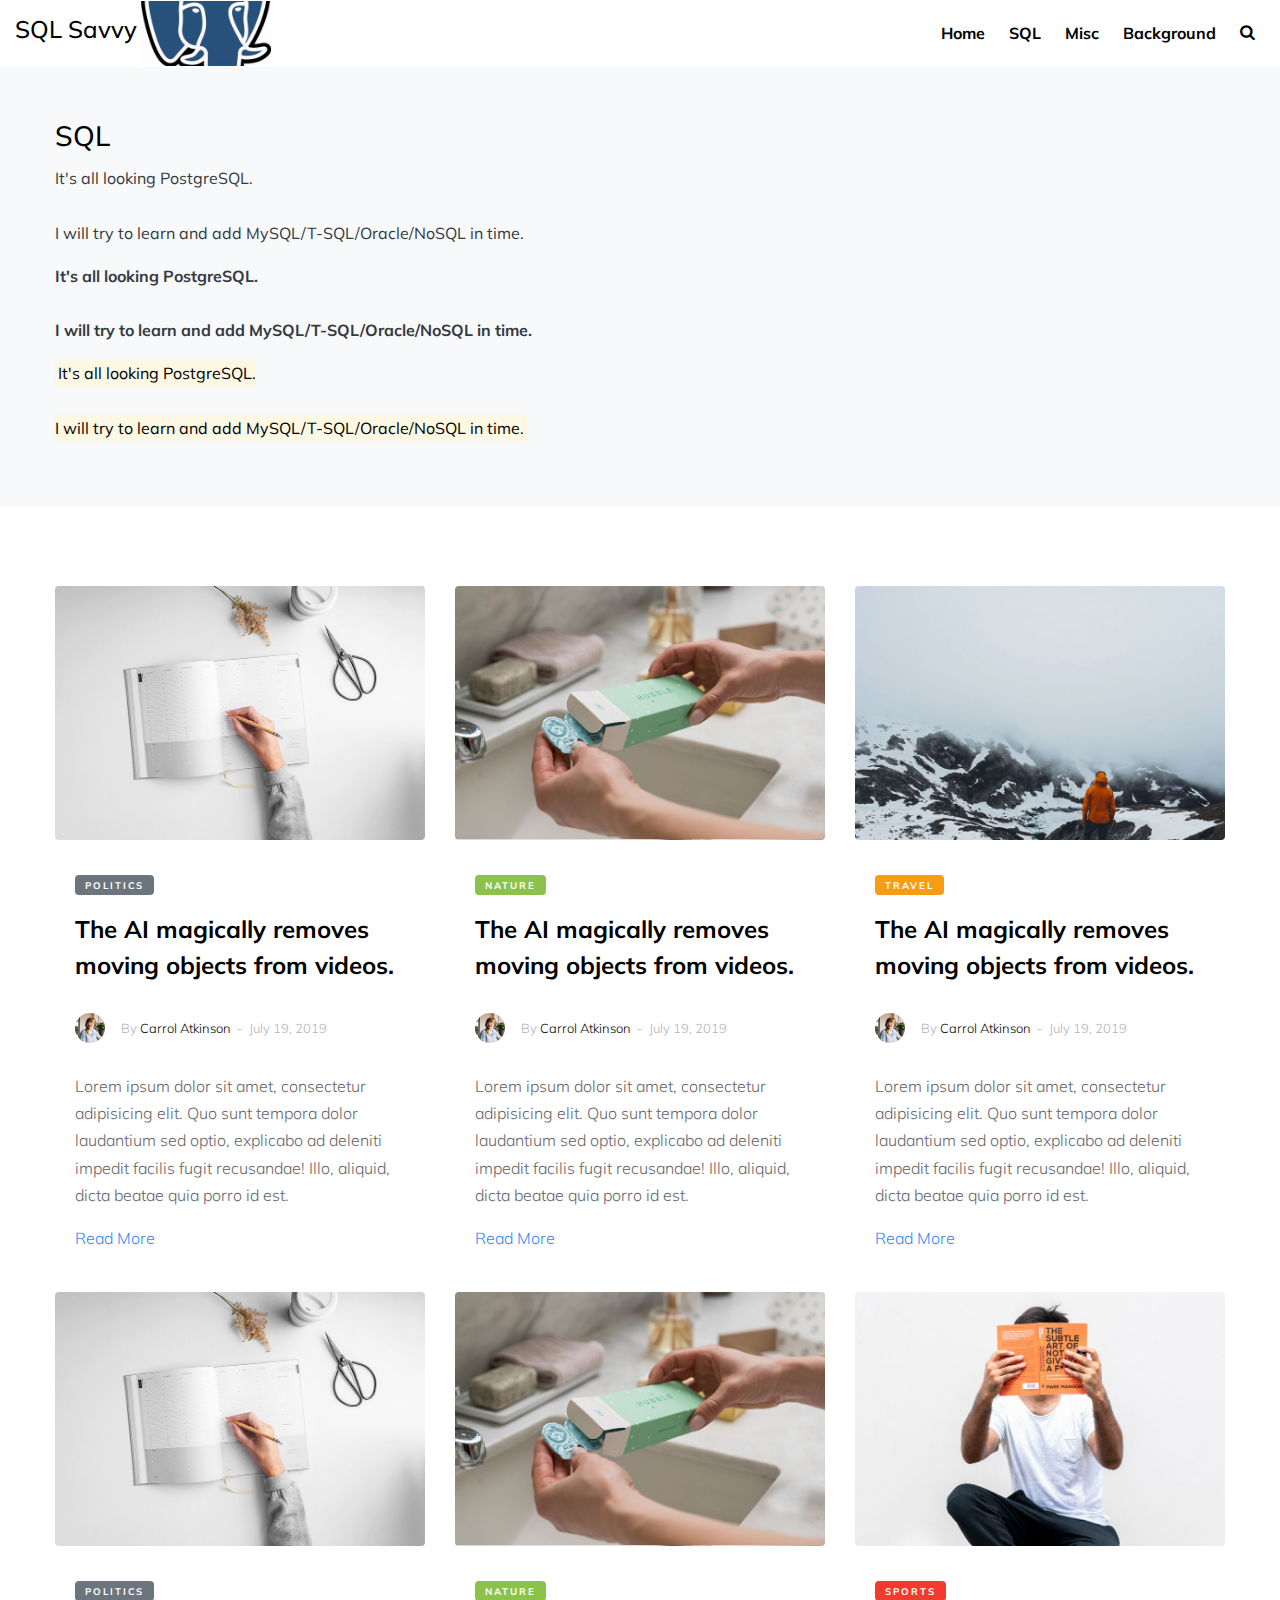
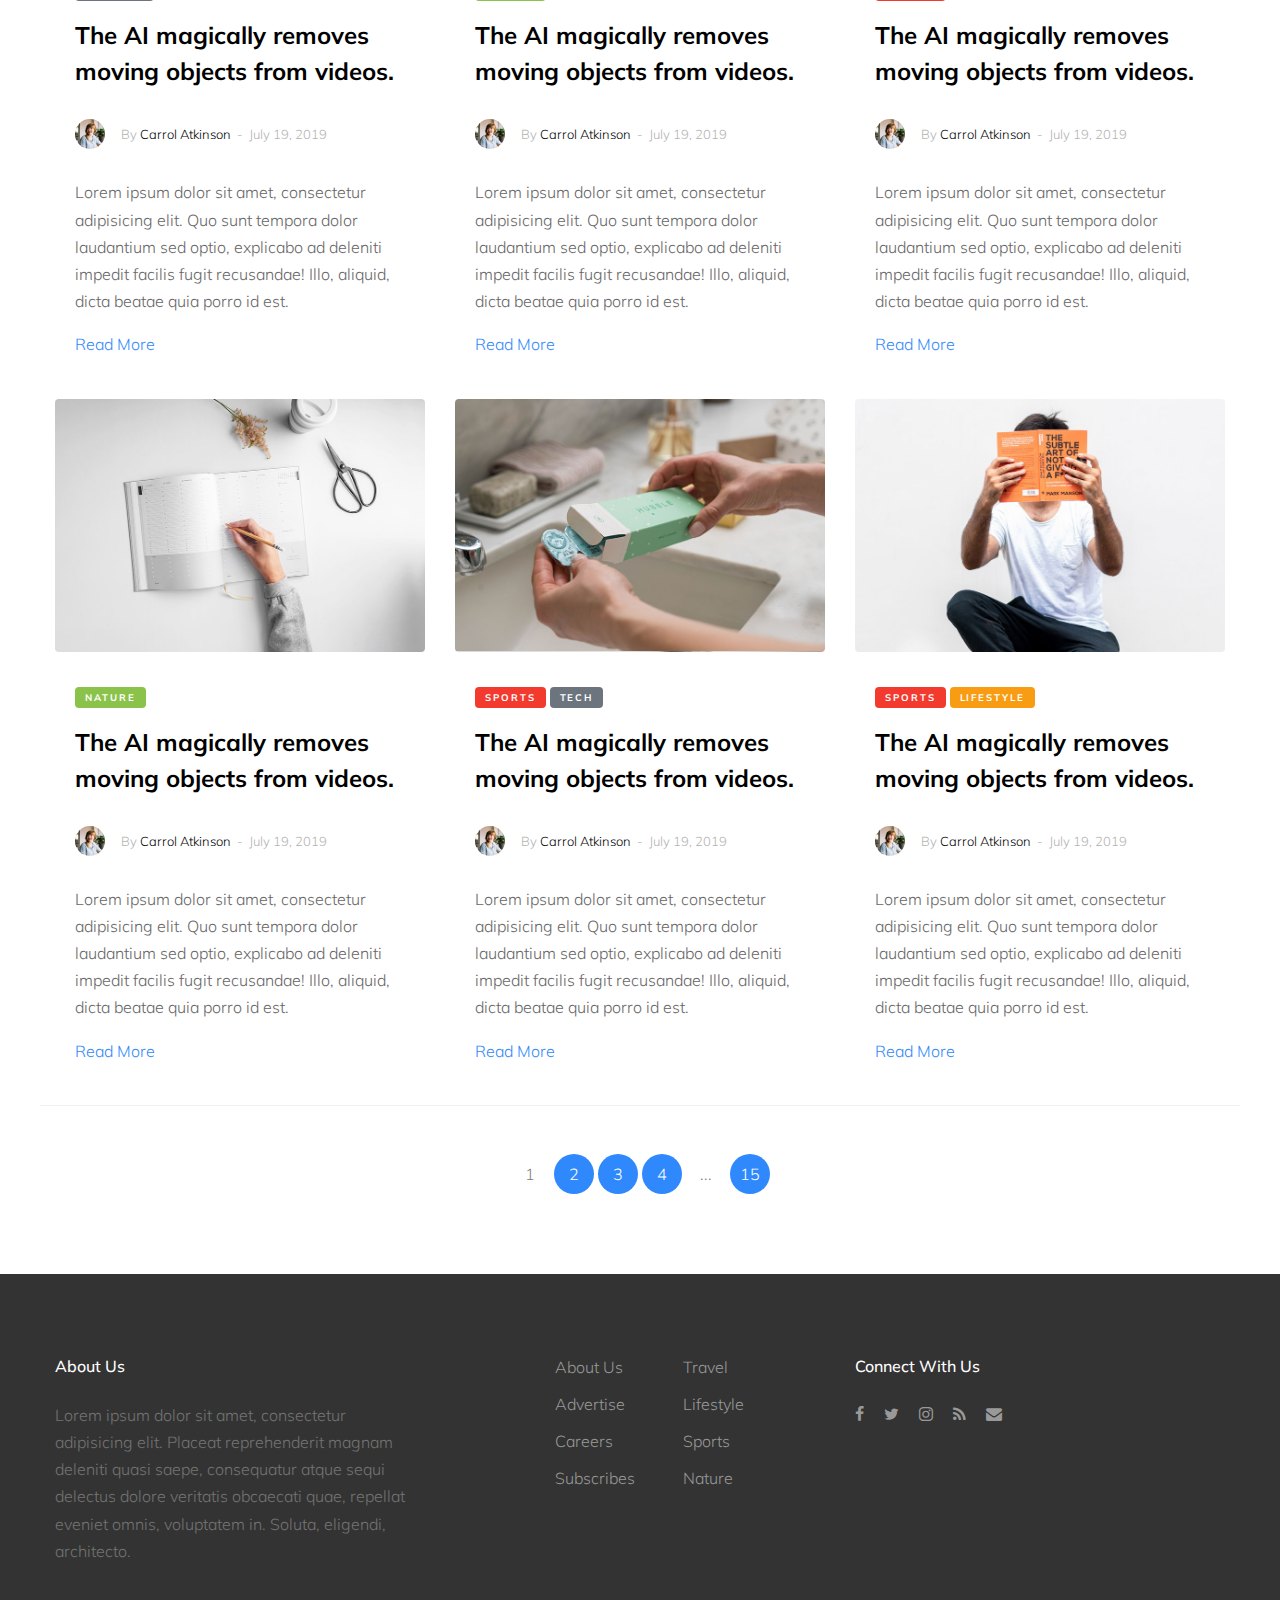
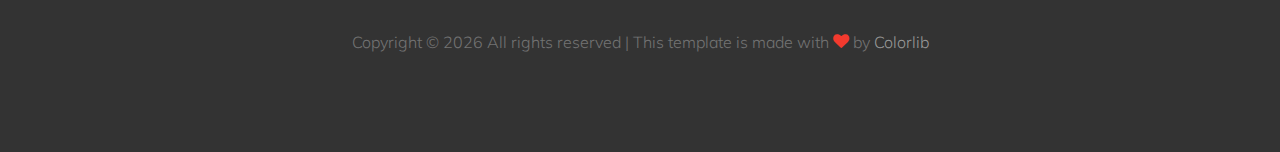
<file: sql.html>
<!DOCTYPE html>
<html lang="en">
  <head>
    <title>SQL Savvy</title>
    <meta charset="utf-8">
    <meta name="viewport" content="width=device-width, initial-scale=1, shrink-to-fit=no">

    <link href="https://fonts.googleapis.com/css?family=Muli:300,400,700|Playfair+Display:400,700,900" rel="stylesheet">

    <link rel="stylesheet" href="fonts/icomoon/style.css">
    <link rel="stylesheet" href="css/bootstrap.min.css">
    <link rel="stylesheet" href="css/magnific-popup.css">
    <link rel="stylesheet" href="css/jquery-ui.css">
    <link rel="stylesheet" href="css/owl.carousel.min.css">
    <link rel="stylesheet" href="css/owl.theme.default.min.css">
    <link rel="stylesheet" href="css/bootstrap-datepicker.css">
    <link rel="stylesheet" href="fonts/flaticon/font/flaticon.css">
    <link rel="stylesheet" href="css/aos.css">

    <link rel="stylesheet" href="css/style.css">
  </head>
  <body>
  
  <div class="site-wrap">

    <div class="site-mobile-menu">
      <div class="site-mobile-menu-header">
        <div class="site-mobile-menu-close mt-3">
          <span class="icon-close2 js-menu-toggle"></span>
        </div>
      </div>
      <div class="site-mobile-menu-body"></div>
    </div>
    
    <header class="site-navbar" role="banner">
      <div class="container-fluid">
        <div class="row align-items-center">
          
          <div class="col-12 search-form-wrap js-search-form">
            <form method="get" action="#">
              <input type="text" id="s" class="form-control" placeholder="Search...">
              <button class="search-btn" type="submit"><span class="icon-search"></span></button>
            </form>
          </div>

          <div class="col-4 site-logo">
            <a href="index.html" class="text-black h2 mb-0">SQL Savvy</a>
                        <img class="animated_gif" src="videos/eyes_and_tusks.gif" />
          </div>
          <div class="col-8 text-right">
            <nav class="site-navigation" role="navigation">
              <ul class="site-menu js-clone-nav mr-auto d-none d-lg-block mb-0">
                <li><a href="index.html">Home</a></li>
                <li><a href="sql.html">SQL</a></li>
                <li><a href="misc.html">Misc</a></li>
                <li><a href="background.html">Background</a></li>
                <li class="d-none d-lg-inline-block"><a href="#" class="js-search-toggle"><span class="icon-search"></span></a></li>
              </ul>
            </nav>
            <a href="#" class="site-menu-toggle js-menu-toggle text-black d-inline-block d-lg-none"><span class="icon-menu h3"></span></a></div>
          </div>

      </div>
    </header>
    
    
    <div class="py-5 bg-light">
      <div class="container">
        <div class="row">
          <div class="col-md-9">
            <h3>SQL</h3>
            <p class="text-dark"><b>It's all looking PostgreSQL. <br><br> I will try to learn and add MySQL/T-SQL/Oracle/NoSQL in time.</b></p>
            <p class="text-dark"><strong><b>It's all looking PostgreSQL. <br><br> I will try to learn and add MySQL/T-SQL/Oracle/NoSQL in time.</b></strong></p>
            <p class="text-dark"><mark><b>It's all looking PostgreSQL. <br><br> I will try to learn and add MySQL/T-SQL/Oracle/NoSQL in time.</b></mark></p>
          </div>
        </div>
      </div>
    </div>

    <div class="site-section bg-white">
      <div class="container">
        <div class="row">
          <div class="col-lg-4 mb-4">
            <div class="entry2">
              <a href="single.html"><img src="images/img_1.jpg" alt="Image" class="img-fluid rounded"></a>
              <div class="excerpt">
              <span class="post-category text-white bg-secondary mb-3">Politics</span>

              <h2><a href="single.html">The AI magically removes moving objects from videos.</a></h2>
              <div class="post-meta align-items-center text-left clearfix">
                <figure class="author-figure mb-0 mr-3 float-left"><img src="images/person_1.jpg" alt="Image" class="img-fluid"></figure>
                <span class="d-inline-block mt-1">By <a href="#">Carrol Atkinson</a></span>
                <span>&nbsp;-&nbsp; July 19, 2019</span>
              </div>
              
                <p>Lorem ipsum dolor sit amet, consectetur adipisicing elit. Quo sunt tempora dolor laudantium sed optio, explicabo ad deleniti impedit facilis fugit recusandae! Illo, aliquid, dicta beatae quia porro id est.</p>
                <p><a href="#">Read More</a></p>
              </div>
            </div>
          </div>
          <div class="col-lg-4 mb-4">
            <div class="entry2">
              <a href="single.html"><img src="images/img_2.jpg" alt="Image" class="img-fluid rounded"></a>
              <div class="excerpt">
              <span class="post-category text-white bg-success mb-3">Nature</span>

              <h2><a href="single.html">The AI magically removes moving objects from videos.</a></h2>
              <div class="post-meta align-items-center text-left clearfix">
                <figure class="author-figure mb-0 mr-3 float-left"><img src="images/person_1.jpg" alt="Image" class="img-fluid"></figure>
                <span class="d-inline-block mt-1">By <a href="#">Carrol Atkinson</a></span>
                <span>&nbsp;-&nbsp; July 19, 2019</span>
              </div>
              
                <p>Lorem ipsum dolor sit amet, consectetur adipisicing elit. Quo sunt tempora dolor laudantium sed optio, explicabo ad deleniti impedit facilis fugit recusandae! Illo, aliquid, dicta beatae quia porro id est.</p>
                <p><a href="#">Read More</a></p>
              </div>
            </div>
          </div>
          <div class="col-lg-4 mb-4">
            <div class="entry2">
              <a href="single.html"><img src="images/img_3.jpg" alt="Image" class="img-fluid rounded"></a>
              <div class="excerpt">
              <span class="post-category text-white bg-warning mb-3">Travel</span>

              <h2><a href="single.html">The AI magically removes moving objects from videos.</a></h2>
              <div class="post-meta align-items-center text-left clearfix">
                <figure class="author-figure mb-0 mr-3 float-left"><img src="images/person_1.jpg" alt="Image" class="img-fluid"></figure>
                <span class="d-inline-block mt-1">By <a href="#">Carrol Atkinson</a></span>
                <span>&nbsp;-&nbsp; July 19, 2019</span>
              </div>
              
                <p>Lorem ipsum dolor sit amet, consectetur adipisicing elit. Quo sunt tempora dolor laudantium sed optio, explicabo ad deleniti impedit facilis fugit recusandae! Illo, aliquid, dicta beatae quia porro id est.</p>
                <p><a href="#">Read More</a></p>
              </div>
            </div>
          </div>


          <div class="col-lg-4 mb-4">
            <div class="entry2">
              <a href="single.html"><img src="images/img_1.jpg" alt="Image" class="img-fluid rounded"></a>
              <div class="excerpt">
              <span class="post-category text-white bg-secondary mb-3">Politics</span>

              <h2><a href="single.html">The AI magically removes moving objects from videos.</a></h2>
              <div class="post-meta align-items-center text-left clearfix">
                <figure class="author-figure mb-0 mr-3 float-left"><img src="images/person_1.jpg" alt="Image" class="img-fluid"></figure>
                <span class="d-inline-block mt-1">By <a href="#">Carrol Atkinson</a></span>
                <span>&nbsp;-&nbsp; July 19, 2019</span>
              </div>
              
                <p>Lorem ipsum dolor sit amet, consectetur adipisicing elit. Quo sunt tempora dolor laudantium sed optio, explicabo ad deleniti impedit facilis fugit recusandae! Illo, aliquid, dicta beatae quia porro id est.</p>
                <p><a href="#">Read More</a></p>
              </div>
            </div>
          </div>
          <div class="col-lg-4 mb-4">
            <div class="entry2">
              <a href="single.html"><img src="images/img_2.jpg" alt="Image" class="img-fluid rounded"></a>
              <div class="excerpt">
              <span class="post-category text-white bg-success mb-3">Nature</span>

              <h2><a href="single.html">The AI magically removes moving objects from videos.</a></h2>
              <div class="post-meta align-items-center text-left clearfix">
                <figure class="author-figure mb-0 mr-3 float-left"><img src="images/person_1.jpg" alt="Image" class="img-fluid"></figure>
                <span class="d-inline-block mt-1">By <a href="#">Carrol Atkinson</a></span>
                <span>&nbsp;-&nbsp; July 19, 2019</span>
              </div>
              
                <p>Lorem ipsum dolor sit amet, consectetur adipisicing elit. Quo sunt tempora dolor laudantium sed optio, explicabo ad deleniti impedit facilis fugit recusandae! Illo, aliquid, dicta beatae quia porro id est.</p>
                <p><a href="#">Read More</a></p>
              </div>
            </div>
          </div>
          <div class="col-lg-4 mb-4">
            <div class="entry2">
              <a href="single.html"><img src="images/img_4.jpg" alt="Image" class="img-fluid rounded"></a>
              <div class="excerpt">
              <span class="post-category text-white bg-danger mb-3">Sports</span>

              <h2><a href="single.html">The AI magically removes moving objects from videos.</a></h2>
              <div class="post-meta align-items-center text-left clearfix">
                <figure class="author-figure mb-0 mr-3 float-left"><img src="images/person_1.jpg" alt="Image" class="img-fluid"></figure>
                <span class="d-inline-block mt-1">By <a href="#">Carrol Atkinson</a></span>
                <span>&nbsp;-&nbsp; July 19, 2019</span>
              </div>
              
                <p>Lorem ipsum dolor sit amet, consectetur adipisicing elit. Quo sunt tempora dolor laudantium sed optio, explicabo ad deleniti impedit facilis fugit recusandae! Illo, aliquid, dicta beatae quia porro id est.</p>
                <p><a href="#">Read More</a></p>
              </div>
            </div>
          </div>


          <div class="col-lg-4 mb-4">
            <div class="entry2">
              <a href="single.html"><img src="images/img_1.jpg" alt="Image" class="img-fluid rounded"></a>
              <div class="excerpt">
              <span class="post-category text-white bg-success mb-3">Nature</span>

              <h2><a href="single.html">The AI magically removes moving objects from videos.</a></h2>
              <div class="post-meta align-items-center text-left clearfix">
                <figure class="author-figure mb-0 mr-3 float-left"><img src="images/person_1.jpg" alt="Image" class="img-fluid"></figure>
                <span class="d-inline-block mt-1">By <a href="#">Carrol Atkinson</a></span>
                <span>&nbsp;-&nbsp; July 19, 2019</span>
              </div>
              
                <p>Lorem ipsum dolor sit amet, consectetur adipisicing elit. Quo sunt tempora dolor laudantium sed optio, explicabo ad deleniti impedit facilis fugit recusandae! Illo, aliquid, dicta beatae quia porro id est.</p>
                <p><a href="#">Read More</a></p>
              </div>
            </div>
          </div>
          <div class="col-lg-4 mb-4">
            <div class="entry2">
              <a href="single.html"><img src="images/img_2.jpg" alt="Image" class="img-fluid rounded"></a>
              <div class="excerpt">
              <span class="post-category text-white bg-danger mb-3">Sports</span>
              <span class="post-category text-white bg-secondary mb-3">Tech</span>

              <h2><a href="single.html">The AI magically removes moving objects from videos.</a></h2>
              <div class="post-meta align-items-center text-left clearfix">
                <figure class="author-figure mb-0 mr-3 float-left"><img src="images/person_1.jpg" alt="Image" class="img-fluid"></figure>
                <span class="d-inline-block mt-1">By <a href="#">Carrol Atkinson</a></span>
                <span>&nbsp;-&nbsp; July 19, 2019</span>
              </div>
                <p>Lorem ipsum dolor sit amet, consectetur adipisicing elit. Quo sunt tempora dolor laudantium sed optio, explicabo ad deleniti impedit facilis fugit recusandae! Illo, aliquid, dicta beatae quia porro id est.</p>
                <p><a href="#">Read More</a></p>
              </div>
            </div>
          </div>
          <div class="col-lg-4 mb-4">
            <div class="entry2">
              <a href="single.html"><img src="images/img_4.jpg" alt="Image" class="img-fluid rounded"></a>
              <div class="excerpt">
              <span class="post-category text-white bg-danger mb-3">Sports</span>
              <span class="post-category text-white bg-warning mb-3">Lifestyle</span>

              <h2><a href="single.html">The AI magically removes moving objects from videos.</a></h2>
              <div class="post-meta align-items-center text-left clearfix">
                <figure class="author-figure mb-0 mr-3 float-left"><img src="images/person_1.jpg" alt="Image" class="img-fluid"></figure>
                <span class="d-inline-block mt-1">By <a href="#">Carrol Atkinson</a></span>
                <span>&nbsp;-&nbsp; July 19, 2019</span>
              </div>
              
                <p>Lorem ipsum dolor sit amet, consectetur adipisicing elit. Quo sunt tempora dolor laudantium sed optio, explicabo ad deleniti impedit facilis fugit recusandae! Illo, aliquid, dicta beatae quia porro id est.</p>
                <p><a href="#">Read More</a></p>
              </div>
            </div>
          </div>
        </div>
        <div class="row text-center pt-5 border-top">
          <div class="col-md-12">
            <div class="custom-pagination">
              <span>1</span>
              <a href="#">2</a>
              <a href="#">3</a>
              <a href="#">4</a>
              <span>...</span>
              <a href="#">15</a>
            </div>
          </div>
      </div>
    </div>
  </div>
    
    
    
    <div class="site-footer">
      <div class="container">
        <div class="row mb-5">
          <div class="col-md-4">
            <h3 class="footer-heading mb-4">About Us</h3>
            <p>Lorem ipsum dolor sit amet, consectetur adipisicing elit. Placeat reprehenderit magnam deleniti quasi saepe, consequatur atque sequi delectus dolore veritatis obcaecati quae, repellat eveniet omnis, voluptatem in. Soluta, eligendi, architecto.</p>
          </div>
          <div class="col-md-3 ml-auto">
            <!-- <h3 class="footer-heading mb-4">Navigation</h3> -->
            <ul class="list-unstyled float-left mr-5">
              <li><a href="#">About Us</a></li>
              <li><a href="#">Advertise</a></li>
              <li><a href="#">Careers</a></li>
              <li><a href="#">Subscribes</a></li>
            </ul>
            <ul class="list-unstyled float-left">
              <li><a href="#">Travel</a></li>
              <li><a href="#">Lifestyle</a></li>
              <li><a href="#">Sports</a></li>
              <li><a href="#">Nature</a></li>
            </ul>
          </div>
          <div class="col-md-4">
            

            <div>
              <h3 class="footer-heading mb-4">Connect With Us</h3>
              <p>
                <a href="#"><span class="icon-facebook pt-2 pr-2 pb-2 pl-0"></span></a>
                <a href="#"><span class="icon-twitter p-2"></span></a>
                <a href="#"><span class="icon-instagram p-2"></span></a>
                <a href="#"><span class="icon-rss p-2"></span></a>
                <a href="#"><span class="icon-envelope p-2"></span></a>
              </p>
            </div>
          </div>
        </div>
        <div class="row">
          <div class="col-12 text-center">
            <p>
              <!-- Link back to Colorlib can't be removed. Template is licensed under CC BY 3.0. -->
              Copyright &copy; <script>document.write(new Date().getFullYear());</script> All rights reserved | This template is made with <i class="icon-heart text-danger" aria-hidden="true"></i> by <a href="https://colorlib.com" target="_blank" >Colorlib</a>
              <!-- Link back to Colorlib can't be removed. Template is licensed under CC BY 3.0. -->
              </p>
          </div>
        </div>
      </div>
    </div>
    
  </div>

  <script src="js/jquery-3.3.1.min.js"></script>
  <script src="js/jquery-migrate-3.0.1.min.js"></script>
  <script src="js/jquery-ui.js"></script>
  <script src="js/popper.min.js"></script>
  <script src="js/bootstrap.min.js"></script>
  <script src="js/owl.carousel.min.js"></script>
  <script src="js/jquery.stellar.min.js"></script>
  <script src="js/jquery.countdown.min.js"></script>
  <script src="js/jquery.magnific-popup.min.js"></script>
  <script src="js/bootstrap-datepicker.min.js"></script>
  <script src="js/aos.js"></script>

  <script src="js/main.js"></script>


    
  </body>
</html>
</file>
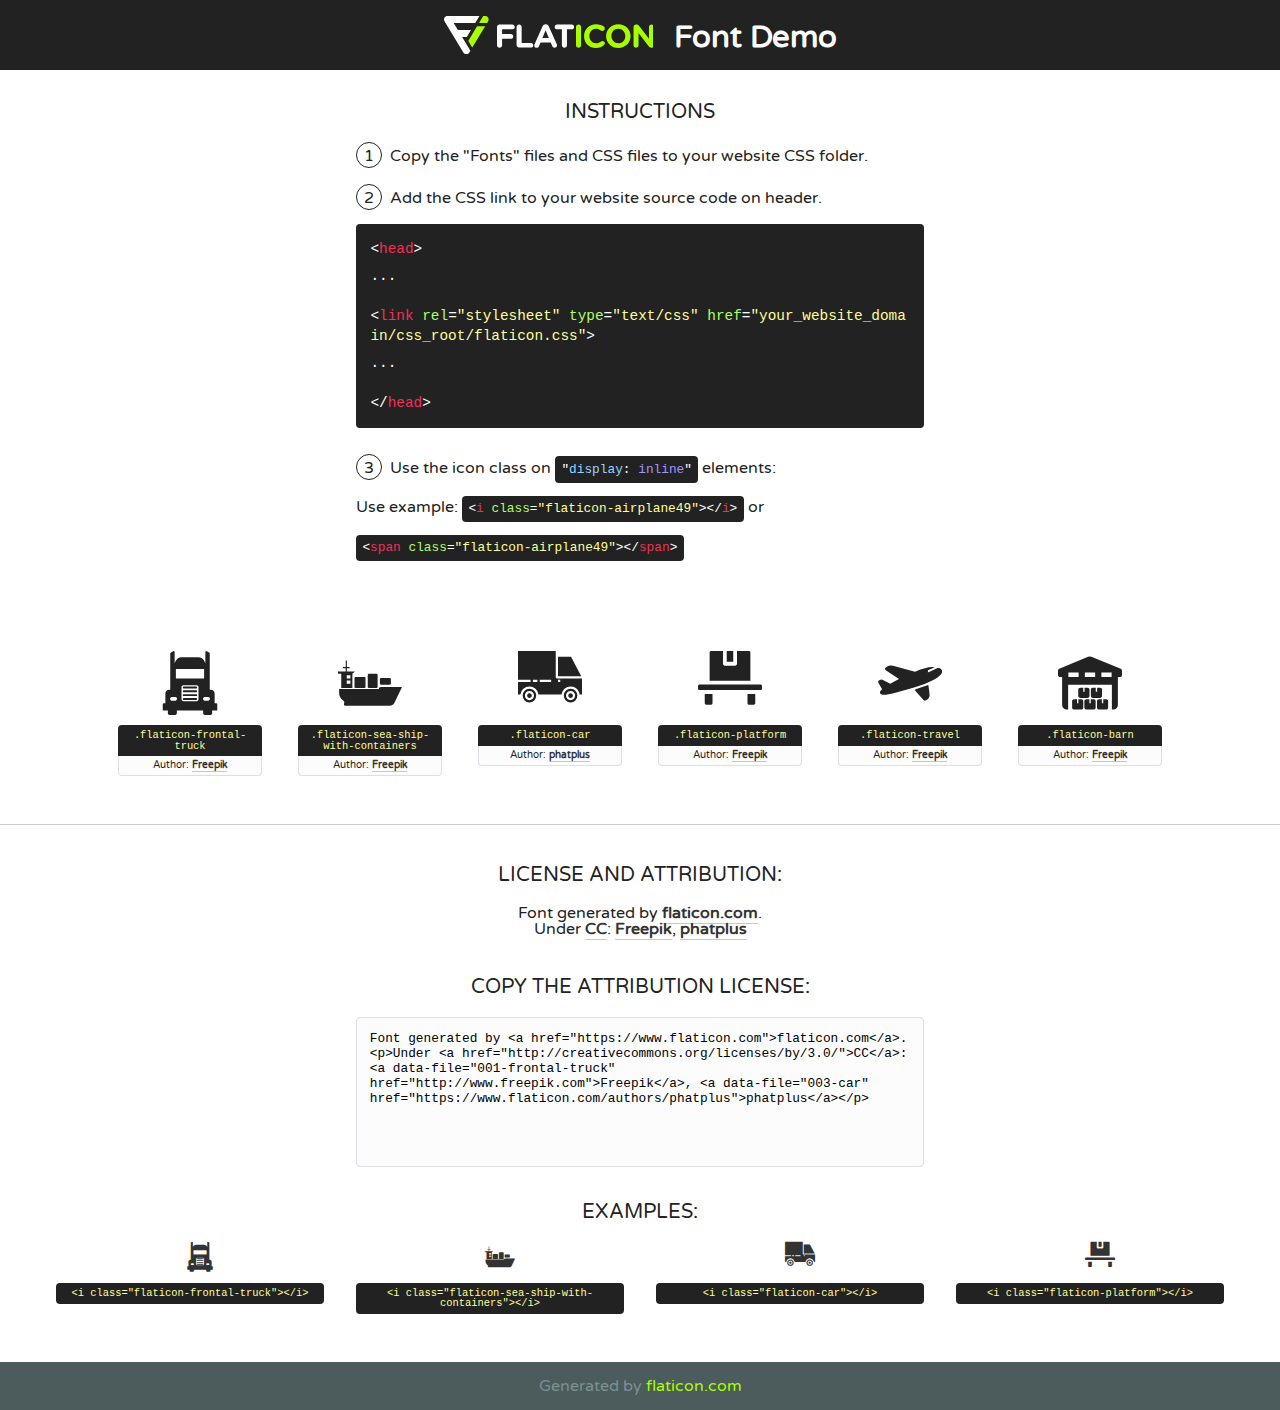
<file: fonts/flaticon/font/flaticon.html>
<!DOCTYPE html>
<!--
  Flaticon icon font: Flaticon
  Creation date: 24/01/2019 09:02
-->
<html>
<!DOCTYPE html>
<html>

<head>
    <title>Flaticon WebFont</title>
    <link href="http://fonts.googleapis.com/css?family=Varela+Round" rel="stylesheet" type="text/css" />
    <link rel="stylesheet" type="text/css" href="flaticon.css">
    <meta charset="UTF-8">
    <style>
    html, body, div, span, applet, object, iframe,
    h1, h2, h3, h4, h5, h6, p, blockquote, pre,
    a, abbr, acronym, address, big, cite, code,
    del, dfn, em, img, ins, kbd, q, s, samp,
    small, strike, strong, sub, sup, tt, var,
    b, u, i, center,
    dl, dt, dd, ol, ul, li,
    fieldset, form, label, legend,
    table, caption, tbody, tfoot, thead, tr, th, td,
    article, aside, canvas, details, embed, 
    figure, figcaption, footer, header, hgroup, 
    menu, nav, output, ruby, section, summary,
    time, mark, audio, video {
        margin: 0;
        padding: 0;
        border: 0;
        font-size: 100%;
        font: inherit;
        vertical-align: baseline;
    }
    /* HTML5 display-role reset for older browsers */
    article, aside, details, figcaption, figure, 
    footer, header, hgroup, menu, nav, section {
        display: block;
    }
    body {
        line-height: 1;
    }
    ol, ul {
        list-style: none;
    }
    blockquote, q {
        quotes: none;
    }
    blockquote:before, blockquote:after,
    q:before, q:after {
        content: '';
        content: none;
    }
    table {
        border-collapse: collapse;
        border-spacing: 0;
    }
    body {
        font-family: 'Varela Round', Helvetica, Arial, sans-serif;
        font-size: 16px;
        color: #222;
    }
    a {
        color: #333;
        border-bottom: 1px solid #a9fd00;
        font-weight: bold;
        text-decoration: none;
    }
    * {
        -moz-box-sizing: border-box;
        -webkit-box-sizing: border-box;
        box-sizing: border-box;
        margin: 0;
        padding: 0;
    }
    [class^="flaticon-"]:before, [class*=" flaticon-"]:before, [class^="flaticon-"]:after, [class*=" flaticon-"]:after {
        font-family: Flaticon;
        font-size: 30px;
        font-style: normal;
        margin-left: 20px;
        color: #333;
    }
    .wrapper {
        max-width: 600px;
        margin: auto;
        padding: 0 1em;
    }
    .title {
        font-size: 1.25em;
        text-align: center;
        margin-bottom: 1em;
        text-transform: uppercase;
    }
    header {
        text-align: center;
        background-color: #222;
        color: #fff;
        padding: 1em;
    }
    header .logo {
        width: 210px;
        height: 38px;
        display: inline-block;
        vertical-align: middle;
        margin-right: 1em;
        border: none;
    }
    header strong {
        font-size: 1.95em;
        font-weight: bold;
        vertical-align: middle;
        margin-top: 5px;
        display: inline-block;
    }
    .demo {
        margin: 2em auto;
        line-height: 1.25em;
    }
    .demo ul li {
        margin-bottom: 1em;
    }
    .demo ul li .num {
        color: #222;
        border-radius: 20px;
        display: inline-block;
        width: 26px;
        padding: 3px;
        height: 26px;
        text-align: center;
        margin-right: 0.5em;
        border: 1px solid #222;
    }
    .demo ul li code {
        background-color: #222;
        border-radius: 4px;
        padding: 0.25em 0.5em;
        display: inline-block;
        color: #fff;
        font-family: Consolas,Monaco,Lucida Console,Liberation Mono,DejaVu Sans Mono,Bitstream Vera Sans Mono,Courier New, monospace;
        font-weight: lighter;
        margin-top: 1em;
        font-size: 0.8em;
        word-break: break-all;
    }
    .demo ul li code.big {
        padding: 1em;
        font-size: 0.9em;
    }
    .demo ul li code .red {
        color: #EF3159;
    }
    .demo ul li code .green {
        color: #ACFF65;
    }
    .demo ul li code .yellow {
        color: #FFFF99;
    }
    .demo ul li code .blue {
        color: #99D3FF;
    }
    .demo ul li code .purple {
        color: #A295FF;
    }
    .demo ul li code .dots {
        margin-top: 0.5em;
        display: block;
    }
    #glyphs {
        border-bottom: 1px solid #ccc;
        padding: 2em 0;
        text-align: center;
    }
    .glyph {
        display: inline-block;
        width: 9em;
        margin: 1em;
        text-align: center;
        vertical-align: top;
        background: #FFF;
    }
    .glyph .glyph-icon {
        padding: 10px;
        display: block;
        font-family:"Flaticon";
        font-size: 64px;
        line-height: 1;
    }
    .glyph .glyph-icon:before {
        font-size: 64px;
        color: #222;
        margin-left: 0;
    }
    .class-name {
        font-size: 0.65em;
        background-color: #222;
        color: #fff;
        border-radius: 4px 4px 0 0;
        padding: 0.5em;
        color: #FFFF99;
        font-family: Consolas,Monaco,Lucida Console,Liberation Mono,DejaVu Sans Mono,Bitstream Vera Sans Mono,Courier New, monospace;
    }
    .author-name {
        font-size: 0.6em;
        background-color: #fcfcfd;
        border: 1px solid #DEDEE4;
        border-top: 0;
        border-radius: 0 0 4px 4px;
        padding: 0.5em;
    }
    .class-name:last-child {
        font-size: 10px;
        color:#888;
    }
    .class-name:last-child a {
        font-size: 10px;
        color:#555;
    }
    .class-name:last-child a:hover {
        color:#a9fd00;
    }
    .glyph > input {
        display: block;
        width: 100px;
        margin: 5px auto;
        text-align: center;
        font-size: 12px;
        cursor: text;
    }
    .glyph > input.icon-input {
        font-family:"Flaticon";
        font-size: 16px;
        margin-bottom: 10px;
    }
    .attribution .title {
        margin-top: 2em;
    }
    .attribution textarea {
        background-color: #fcfcfd;
        padding: 1em;
        border: none;
        box-shadow: none;
        border: 1px solid #DEDEE4;
        border-radius: 4px;
        resize: none;
        width: 100%;
        height: 150px;
        font-size: 0.8em;
        font-family: Consolas,Monaco,Lucida Console,Liberation Mono,DejaVu Sans Mono,Bitstream Vera Sans Mono,Courier New, monospace;
        -webkit-appearance: none;
    }
    .iconsuse {
        margin: 2em auto;
        text-align: center;
        max-width: 1200px;
    }
    .iconsuse:after {
        content: '';
        display: table;
        clear: both;
    }
    .iconsuse .image {
        float: left;
        width: 25%;
        padding: 0 1em;
    }
    .iconsuse .image p {
        margin-bottom: 1em;
    }
    .iconsuse .image span {
        display: block;
        font-size: 0.65em;
        background-color: #222;
        color: #fff;
        border-radius: 4px;
        padding: 0.5em;
        color: #FFFF99;
        margin-top: 1em;
        font-family: Consolas,Monaco,Lucida Console,Liberation Mono,DejaVu Sans Mono,Bitstream Vera Sans Mono,Courier New, monospace;
    }
    #footer {
        text-align: center;
        background-color: #4C5B5C;
        color: #7c9192;
        padding: 1em;
    }
    #footer a {
        border: none;
        color: #a9fd00;
        font-weight: normal;
    }
    @media (max-width: 960px) {
        .iconsuse .image {
            width: 50%;
        }
    }
    @media (max-width: 560px) {
        .iconsuse .image {
            width: 100%;
        }
    }
    </style>
</head>

<body class="characters-off">

    <header>
        <a href="https://www.flaticon.com" target="_blank" class="logo">
            <svg version="1.1" xmlns="http://www.w3.org/2000/svg" xmlns:xlink="http://www.w3.org/1999/xlink" xmlns:a="http://ns.adobe.com/AdobeSVGViewerExtensions/3.0/" viewBox="0 0 560.875 102.036" enable-background="new 0 0 560.875 102.036" xml:space="preserve">
                <defs>
                </defs>
                <g>
                    <g class="letters">
                        <path fill="#ffffff" d="M141.596,29.675c0-3.777,2.985-6.767,6.764-6.767h34.438c3.426,0,6.15,2.728,6.15,6.15
                        c0,3.43-2.724,6.149-6.15,6.149h-27.674v13.091h23.719c3.429,0,6.151,2.724,6.151,6.15c0,3.43-2.723,6.149-6.151,6.149h-23.719
                        v17.574c0,3.773-2.986,6.761-6.764,6.761c-3.779,0-6.764-2.989-6.764-6.761V29.675z"></path>
                        <path fill="#ffffff" d="M193.844,29.149c0-3.781,2.985-6.767,6.764-6.767c3.776,0,6.763,2.985,6.763,6.767v42.957h25.039
                        c3.426,0,6.149,2.726,6.149,6.153c0,3.425-2.723,6.15-6.149,6.15h-31.802c-3.779,0-6.764-2.986-6.764-6.768V29.149z"></path>
                        <path fill="#ffffff" d="M241.891,75.71l21.438-48.407c1.492-3.341,4.215-5.357,7.906-5.357h0.792
                        c3.686,0,6.323,2.017,7.815,5.357l21.439,48.407c0.436,0.967,0.701,1.845,0.701,2.723c0,3.602-2.809,6.501-6.414,6.501
                        c-3.161,0-5.269-1.845-6.499-4.655l-4.132-9.661h-27.059l-4.301,10.102c-1.144,2.631-3.426,4.214-6.237,4.214
                        c-3.517,0-6.24-2.81-6.24-6.325C241.1,77.64,241.451,76.677,241.891,75.71z M279.932,58.666l-8.521-20.297l-8.526,20.297H279.932
                        z"></path>
                        <path fill="#ffffff" d="M314.864,35.387H301.86c-3.429,0-6.239-2.813-6.239-6.238c0-3.429,2.811-6.24,6.239-6.24h39.533
                        c3.426,0,6.237,2.811,6.237,6.24c0,3.425-2.811,6.238-6.237,6.238h-13.001v42.785c0,3.773-2.99,6.761-6.764,6.761
                        c-3.779,0-6.764-2.989-6.764-6.761V35.387z"></path>
                        <path fill="#A9FD00" d="M352.615,29.149c0-3.781,2.985-6.767,6.767-6.767c3.774,0,6.761,2.985,6.761,6.767v49.024
                        c0,3.773-2.987,6.761-6.761,6.761c-3.781,0-6.767-2.989-6.767-6.761V29.149z"></path>
                        <path fill="#A9FD00" d="M374.132,53.836v-0.179c0-17.481,13.178-31.801,32.065-31.801c9.22,0,15.459,2.458,20.557,6.238
                        c1.402,1.054,2.637,2.985,2.637,5.357c0,3.692-2.985,6.59-6.681,6.59c-1.845,0-3.071-0.702-4.044-1.319
                        c-3.776-2.813-7.729-4.393-12.562-4.393c-10.364,0-17.831,8.611-17.831,19.154v0.173c0,10.542,7.291,19.329,17.831,19.329
                        c5.715,0,9.492-1.756,13.359-4.834c1.049-0.874,2.458-1.491,4.039-1.491c3.429,0,6.325,2.813,6.325,6.236
                        c0,2.106-1.056,3.78-2.282,4.834c-5.539,4.834-12.036,7.733-21.878,7.733C387.572,85.464,374.132,71.493,374.132,53.836z"></path>
                        <path fill="#A9FD00" d="M433.009,53.836v-0.179c0-17.481,13.79-31.801,32.766-31.801c18.981,0,32.592,14.143,32.592,31.628v0.173
                        c0,17.483-13.785,31.807-32.769,31.807C446.625,85.464,433.009,71.32,433.009,53.836z M484.224,53.836v-0.179
                        c0-10.539-7.725-19.326-18.626-19.326c-10.893,0-18.449,8.611-18.449,19.154v0.173c0,10.542,7.73,19.329,18.626,19.329
                        C476.676,72.986,484.224,64.378,484.224,53.836z"></path>
                        <path fill="#A9FD00" d="M506.233,29.321c0-3.774,2.99-6.763,6.767-6.763h1.401c3.252,0,5.183,1.583,7.029,3.953l26.093,34.265
                        V29.059c0-3.692,2.99-6.677,6.681-6.677c3.683,0,6.671,2.985,6.671,6.677v48.934c0,3.78-2.987,6.765-6.764,6.765h-0.436
                        c-3.257,0-5.188-1.581-7.034-3.953l-27.056-35.492v32.944c0,3.687-2.985,6.676-6.678,6.676c-3.683,0-6.673-2.989-6.673-6.676
                        V29.321z"></path>
                    </g>
                    <g class="insignia">
                        <path fill="#ffffff" d="M48.372,56.137h12.517l11.156-18.537H37.186L25.688,18.539h57.825L94.668,0H9.271
                        C5.925,0,2.842,1.801,1.198,4.716c-1.644,2.907-1.593,6.482,0.134,9.343l50.38,83.501c1.678,2.781,4.689,4.476,7.938,4.476
                        c3.246,0,6.257-1.695,7.935-4.476l2.898-4.804L48.372,56.137z"></path>
                        <g class="i">
                            <path fill="#A9FD00" d="M93.575,18.539h0.031v0.004l21.652,0.004l2.705-4.488c1.727-2.861,1.778-6.436,0.133-9.343
                            C116.454,1.801,113.371,0,110.026,0h-5.294L93.575,18.539z"></path>
                            <polygon fill="#A9FD00" points="88.291,27.356 64.725,66.486 75.519,84.404 109.942,27.356"></polygon>
                        </g>
                    </g>
                </g>
            </svg>
        </a>
        <strong>Font Demo</strong>
    </header>


    <section class="demo wrapper">

        <p class="title">Instructions</p>

        <ul>
            <li>
                <span class="num">1</span>Copy the "Fonts" files and CSS files to your website CSS folder.
            </li>
            <li>
                <span class="num">2</span>Add the CSS link to your website source code on header.
                <code class="big">
                    &lt;<span class="red">head</span>&gt;
                    <br/><span class="dots">...</span>
                    <br/>&lt;<span class="red">link</span> <span class="green">rel</span>=<span class="yellow">"stylesheet"</span> <span class="green">type</span>=<span class="yellow">"text/css"</span> <span class="green">href</span>=<span class="yellow">"your_website_domain/css_root/flaticon.css"</span>&gt;
                    <br/><span class="dots">...</span>
                    <br/>&lt;/<span class="red">head</span>&gt;
                </code>
            </li>

            <li>
                <p>
                    <span class="num">3</span>Use the icon class on <code>"<span class="blue">display</span>:<span class="purple"> inline</span>"</code> elements:
                    <br />
                    Use example: <code>&lt;<span class="red">i</span> <span class="green">class</span>=<span class="yellow">&quot;flaticon-airplane49&quot;</span>&gt;&lt;/<span class="red">i</span>&gt;</code> or <code>&lt;<span class="red">span</span> <span class="green">class</span>=<span class="yellow">&quot;flaticon-airplane49&quot;</span>&gt;&lt;/<span class="red">span</span>&gt;</code>
            </li>
        </ul>

    </section>




   <section id="glyphs">          
    
      
        <div class="glyph"><div class="glyph-icon flaticon-frontal-truck"></div>
            <div class="class-name">.flaticon-frontal-truck</div>
            <div class="author-name">Author: <a data-file="001-frontal-truck" href="http://www.freepik.com">Freepik</a> </div> 
        </div>        
        
        <div class="glyph"><div class="glyph-icon flaticon-sea-ship-with-containers"></div>
            <div class="class-name">.flaticon-sea-ship-with-containers</div>
            <div class="author-name">Author: <a data-file="002-sea-ship-with-containers" href="http://www.freepik.com">Freepik</a> </div> 
        </div>        
        
        <div class="glyph"><div class="glyph-icon flaticon-car"></div>
            <div class="class-name">.flaticon-car</div>
            <div class="author-name">Author: <a data-file="003-car" href="https://www.flaticon.com/authors/phatplus">phatplus</a> </div> 
        </div>        
        
        <div class="glyph"><div class="glyph-icon flaticon-platform"></div>
            <div class="class-name">.flaticon-platform</div>
            <div class="author-name">Author: <a data-file="004-platform" href="http://www.freepik.com">Freepik</a> </div> 
        </div>        
        
        <div class="glyph"><div class="glyph-icon flaticon-travel"></div>
            <div class="class-name">.flaticon-travel</div>
            <div class="author-name">Author: <a data-file="005-travel" href="http://www.freepik.com">Freepik</a> </div> 
        </div>        
        
        <div class="glyph"><div class="glyph-icon flaticon-barn"></div>
            <div class="class-name">.flaticon-barn</div>
            <div class="author-name">Author: <a data-file="006-barn" href="http://www.freepik.com">Freepik</a> </div> 
        </div>        
        

    </section>



    <section class="attribution wrapper"   style="text-align:center;">

      <div class="title">License and attribution:</div><div class="attrDiv">Font generated by <a href="https://www.flaticon.com">flaticon.com</a>. <div><p>Under <a href="http://creativecommons.org/licenses/by/3.0/">CC</a>: <a data-file="001-frontal-truck" href="http://www.freepik.com">Freepik</a>, <a data-file="003-car" href="https://www.flaticon.com/authors/phatplus">phatplus</a></p>  </div>
      </div>
      <div class="title">Copy the Attribution License:</div>

    <textarea onclick="this.focus();this.select();">Font generated by &lt;a href=&quot;https://www.flaticon.com&quot;&gt;flaticon.com&lt;/a&gt;. <p>Under <a href="http://creativecommons.org/licenses/by/3.0/">CC</a>: <a data-file="001-frontal-truck" href="http://www.freepik.com">Freepik</a>, <a data-file="003-car" href="https://www.flaticon.com/authors/phatplus">phatplus</a></p>  
     </textarea>

    </section>

    <section class="iconsuse">

          <div class="title">Examples:</div>            
             
            <div class="image">
                <p>
                    <i class="glyph-icon flaticon-frontal-truck"></i> 
                    <span>&lt;i class=&quot;flaticon-frontal-truck&quot;&gt;&lt;/i&gt;</span>
                </p>
            </div>
            
            <div class="image">
                <p>
                    <i class="glyph-icon flaticon-sea-ship-with-containers"></i> 
                    <span>&lt;i class=&quot;flaticon-sea-ship-with-containers&quot;&gt;&lt;/i&gt;</span>
                </p>
            </div>
            
            <div class="image">
                <p>
                    <i class="glyph-icon flaticon-car"></i> 
                    <span>&lt;i class=&quot;flaticon-car&quot;&gt;&lt;/i&gt;</span>
                </p>
            </div>
            
            <div class="image">
                <p>
                    <i class="glyph-icon flaticon-platform"></i> 
                    <span>&lt;i class=&quot;flaticon-platform&quot;&gt;&lt;/i&gt;</span>
                </p>
            </div>
                       
        </div>
                            
    </section>

<div id="footer">
    <div>Generated by <a href="https://www.flaticon.com">flaticon.com</a>
    </div>
</div>



</body>
</html>
</file>
<file: fonts/icomoon/style.css>
@font-face {
  font-family: 'icomoon';
  src:  url('fonts/icomoon.eot?10si43');
  src:  url('fonts/icomoon.eot?10si43#iefix') format('embedded-opentype'),
    url('fonts/icomoon.ttf?10si43') format('truetype'),
    url('fonts/icomoon.woff?10si43') format('woff'),
    url('fonts/icomoon.svg?10si43#icomoon') format('svg');
  font-weight: normal;
  font-style: normal;
}

[class^="icon-"], [class*=" icon-"] {
  /* use !important to prevent issues with browser extensions that change fonts */
  font-family: 'icomoon' !important;
  speak: none;
  font-style: normal;
  font-weight: normal;
  font-variant: normal;
  text-transform: none;
  line-height: 1;

  /* Better Font Rendering =========== */
  -webkit-font-smoothing: antialiased;
  -moz-osx-font-smoothing: grayscale;
}

.icon-asterisk:before {
  content: "\f069";
}
.icon-plus:before {
  content: "\f067";
}
.icon-question:before {
  content: "\f128";
}
.icon-minus:before {
  content: "\f068";
}
.icon-glass:before {
  content: "\f000";
}
.icon-music:before {
  content: "\f001";
}
.icon-search:before {
  content: "\f002";
}
.icon-envelope-o:before {
  content: "\f003";
}
.icon-heart:before {
  content: "\f004";
}
.icon-star:before {
  content: "\f005";
}
.icon-star-o:before {
  content: "\f006";
}
.icon-user:before {
  content: "\f007";
}
.icon-film:before {
  content: "\f008";
}
.icon-th-large:before {
  content: "\f009";
}
.icon-th:before {
  content: "\f00a";
}
.icon-th-list:before {
  content: "\f00b";
}
.icon-check:before {
  content: "\f00c";
}
.icon-close:before {
  content: "\f00d";
}
.icon-remove:before {
  content: "\f00d";
}
.icon-times:before {
  content: "\f00d";
}
.icon-search-plus:before {
  content: "\f00e";
}
.icon-search-minus:before {
  content: "\f010";
}
.icon-power-off:before {
  content: "\f011";
}
.icon-signal:before {
  content: "\f012";
}
.icon-cog:before {
  content: "\f013";
}
.icon-gear:before {
  content: "\f013";
}
.icon-trash-o:before {
  content: "\f014";
}
.icon-home:before {
  content: "\f015";
}
.icon-file-o:before {
  content: "\f016";
}
.icon-clock-o:before {
  content: "\f017";
}
.icon-road:before {
  content: "\f018";
}
.icon-download:before {
  content: "\f019";
}
.icon-arrow-circle-o-down:before {
  content: "\f01a";
}
.icon-arrow-circle-o-up:before {
  content: "\f01b";
}
.icon-inbox:before {
  content: "\f01c";
}
.icon-play-circle-o:before {
  content: "\f01d";
}
.icon-repeat:before {
  content: "\f01e";
}
.icon-rotate-right:before {
  content: "\f01e";
}
.icon-refresh:before {
  content: "\f021";
}
.icon-list-alt:before {
  content: "\f022";
}
.icon-lock:before {
  content: "\f023";
}
.icon-flag:before {
  content: "\f024";
}
.icon-headphones:before {
  content: "\f025";
}
.icon-volume-off:before {
  content: "\f026";
}
.icon-volume-down:before {
  content: "\f027";
}
.icon-volume-up:before {
  content: "\f028";
}
.icon-qrcode:before {
  content: "\f029";
}
.icon-barcode:before {
  content: "\f02a";
}
.icon-tag:before {
  content: "\f02b";
}
.icon-tags:before {
  content: "\f02c";
}
.icon-book:before {
  content: "\f02d";
}
.icon-bookmark:before {
  content: "\f02e";
}
.icon-print:before {
  content: "\f02f";
}
.icon-camera:before {
  content: "\f030";
}
.icon-font:before {
  content: "\f031";
}
.icon-bold:before {
  content: "\f032";
}
.icon-italic:before {
  content: "\f033";
}
.icon-text-height:before {
  content: "\f034";
}
.icon-text-width:before {
  content: "\f035";
}
.icon-align-left:before {
  content: "\f036";
}
.icon-align-center:before {
  content: "\f037";
}
.icon-align-right:before {
  content: "\f038";
}
.icon-align-justify:before {
  content: "\f039";
}
.icon-list:before {
  content: "\f03a";
}
.icon-dedent:before {
  content: "\f03b";
}
.icon-outdent:before {
  content: "\f03b";
}
.icon-indent:before {
  content: "\f03c";
}
.icon-video-camera:before {
  content: "\f03d";
}
.icon-image:before {
  content: "\f03e";
}
.icon-photo:before {
  content: "\f03e";
}
.icon-picture-o:before {
  content: "\f03e";
}
.icon-pencil:before {
  content: "\f040";
}
.icon-map-marker:before {
  content: "\f041";
}
.icon-adjust:before {
  content: "\f042";
}
.icon-tint:before {
  content: "\f043";
}
.icon-edit:before {
  content: "\f044";
}
.icon-pencil-square-o:before {
  content: "\f044";
}
.icon-share-square-o:before {
  content: "\f045";
}
.icon-check-square-o:before {
  content: "\f046";
}
.icon-arrows:before {
  content: "\f047";
}
.icon-step-backward:before {
  content: "\f048";
}
.icon-fast-backward:before {
  content: "\f049";
}
.icon-backward:before {
  content: "\f04a";
}
.icon-play:before {
  content: "\f04b";
}
.icon-pause:before {
  content: "\f04c";
}
.icon-stop:before {
  content: "\f04d";
}
.icon-forward:before {
  content: "\f04e";
}
.icon-fast-forward:before {
  content: "\f050";
}
.icon-step-forward:before {
  content: "\f051";
}
.icon-eject:before {
  content: "\f052";
}
.icon-chevron-left:before {
  content: "\f053";
}
.icon-chevron-right:before {
  content: "\f054";
}
.icon-plus-circle:before {
  content: "\f055";
}
.icon-minus-circle:before {
  content: "\f056";
}
.icon-times-circle:before {
  content: "\f057";
}
.icon-check-circle:before {
  content: "\f058";
}
.icon-question-circle:before {
  content: "\f059";
}
.icon-info-circle:before {
  content: "\f05a";
}
.icon-crosshairs:before {
  content: "\f05b";
}
.icon-times-circle-o:before {
  content: "\f05c";
}
.icon-check-circle-o:before {
  content: "\f05d";
}
.icon-ban:before {
  content: "\f05e";
}
.icon-arrow-left:before {
  content: "\f060";
}
.icon-arrow-right:before {
  content: "\f061";
}
.icon-arrow-up:before {
  content: "\f062";
}
.icon-arrow-down:before {
  content: "\f063";
}
.icon-mail-forward:before {
  content: "\f064";
}
.icon-share:before {
  content: "\f064";
}
.icon-expand:before {
  content: "\f065";
}
.icon-compress:before {
  content: "\f066";
}
.icon-exclamation-circle:before {
  content: "\f06a";
}
.icon-gift:before {
  content: "\f06b";
}
.icon-leaf:before {
  content: "\f06c";
}
.icon-fire:before {
  content: "\f06d";
}
.icon-eye:before {
  content: "\f06e";
}
.icon-eye-slash:before {
  content: "\f070";
}
.icon-exclamation-triangle:before {
  content: "\f071";
}
.icon-warning:before {
  content: "\f071";
}
.icon-plane:before {
  content: "\f072";
}
.icon-calendar:before {
  content: "\f073";
}
.icon-random:before {
  content: "\f074";
}
.icon-comment:before {
  content: "\f075";
}
.icon-magnet:before {
  content: "\f076";
}
.icon-chevron-up:before {
  content: "\f077";
}
.icon-chevron-down:before {
  content: "\f078";
}
.icon-retweet:before {
  content: "\f079";
}
.icon-shopping-cart:before {
  content: "\f07a";
}
.icon-folder:before {
  content: "\f07b";
}
.icon-folder-open:before {
  content: "\f07c";
}
.icon-arrows-v:before {
  content: "\f07d";
}
.icon-arrows-h:before {
  content: "\f07e";
}
.icon-bar-chart:before {
  content: "\f080";
}
.icon-bar-chart-o:before {
  content: "\f080";
}
.icon-twitter-square:before {
  content: "\f081";
}
.icon-facebook-square:before {
  content: "\f082";
}
.icon-camera-retro:before {
  content: "\f083";
}
.icon-key:before {
  content: "\f084";
}
.icon-cogs:before {
  content: "\f085";
}
.icon-gears:before {
  content: "\f085";
}
.icon-comments:before {
  content: "\f086";
}
.icon-thumbs-o-up:before {
  content: "\f087";
}
.icon-thumbs-o-down:before {
  content: "\f088";
}
.icon-star-half:before {
  content: "\f089";
}
.icon-heart-o:before {
  content: "\f08a";
}
.icon-sign-out:before {
  content: "\f08b";
}
.icon-linkedin-square:before {
  content: "\f08c";
}
.icon-thumb-tack:before {
  content: "\f08d";
}
.icon-external-link:before {
  content: "\f08e";
}
.icon-sign-in:before {
  content: "\f090";
}
.icon-trophy:before {
  content: "\f091";
}
.icon-github-square:before {
  content: "\f092";
}
.icon-upload:before {
  content: "\f093";
}
.icon-lemon-o:before {
  content: "\f094";
}
.icon-phone:before {
  content: "\f095";
}
.icon-square-o:before {
  content: "\f096";
}
.icon-bookmark-o:before {
  content: "\f097";
}
.icon-phone-square:before {
  content: "\f098";
}
.icon-twitter:before {
  content: "\f099";
}
.icon-facebook:before {
  content: "\f09a";
}
.icon-facebook-f:before {
  content: "\f09a";
}
.icon-github:before {
  content: "\f09b";
}
.icon-unlock:before {
  content: "\f09c";
}
.icon-credit-card:before {
  content: "\f09d";
}
.icon-feed:before {
  content: "\f09e";
}
.icon-rss:before {
  content: "\f09e";
}
.icon-hdd-o:before {
  content: "\f0a0";
}
.icon-bullhorn:before {
  content: "\f0a1";
}
.icon-bell-o:before {
  content: "\f0a2";
}
.icon-certificate:before {
  content: "\f0a3";
}
.icon-hand-o-right:before {
  content: "\f0a4";
}
.icon-hand-o-left:before {
  content: "\f0a5";
}
.icon-hand-o-up:before {
  content: "\f0a6";
}
.icon-hand-o-down:before {
  content: "\f0a7";
}
.icon-arrow-circle-left:before {
  content: "\f0a8";
}
.icon-arrow-circle-right:before {
  content: "\f0a9";
}
.icon-arrow-circle-up:before {
  content: "\f0aa";
}
.icon-arrow-circle-down:before {
  content: "\f0ab";
}
.icon-globe:before {
  content: "\f0ac";
}
.icon-wrench:before {
  content: "\f0ad";
}
.icon-tasks:before {
  content: "\f0ae";
}
.icon-filter:before {
  content: "\f0b0";
}
.icon-briefcase:before {
  content: "\f0b1";
}
.icon-arrows-alt:before {
  content: "\f0b2";
}
.icon-group:before {
  content: "\f0c0";
}
.icon-users:before {
  content: "\f0c0";
}
.icon-chain:before {
  content: "\f0c1";
}
.icon-link:before {
  content: "\f0c1";
}
.icon-cloud:before {
  content: "\f0c2";
}
.icon-flask:before {
  content: "\f0c3";
}
.icon-cut:before {
  content: "\f0c4";
}
.icon-scissors:before {
  content: "\f0c4";
}
.icon-copy:before {
  content: "\f0c5";
}
.icon-files-o:before {
  content: "\f0c5";
}
.icon-paperclip:before {
  content: "\f0c6";
}
.icon-floppy-o:before {
  content: "\f0c7";
}
.icon-save:before {
  content: "\f0c7";
}
.icon-square:before {
  content: "\f0c8";
}
.icon-bars:before {
  content: "\f0c9";
}
.icon-navicon:before {
  content: "\f0c9";
}
.icon-reorder:before {
  content: "\f0c9";
}
.icon-list-ul:before {
  content: "\f0ca";
}
.icon-list-ol:before {
  content: "\f0cb";
}
.icon-strikethrough:before {
  content: "\f0cc";
}
.icon-underline:before {
  content: "\f0cd";
}
.icon-table:before {
  content: "\f0ce";
}
.icon-magic:before {
  content: "\f0d0";
}
.icon-truck:before {
  content: "\f0d1";
}
.icon-pinterest:before {
  content: "\f0d2";
}
.icon-pinterest-square:before {
  content: "\f0d3";
}
.icon-google-plus-square:before {
  content: "\f0d4";
}
.icon-google-plus:before {
  content: "\f0d5";
}
.icon-money:before {
  content: "\f0d6";
}
.icon-caret-down:before {
  content: "\f0d7";
}
.icon-caret-up:before {
  content: "\f0d8";
}
.icon-caret-left:before {
  content: "\f0d9";
}
.icon-caret-right:before {
  content: "\f0da";
}
.icon-columns:before {
  content: "\f0db";
}
.icon-sort:before {
  content: "\f0dc";
}
.icon-unsorted:before {
  content: "\f0dc";
}
.icon-sort-desc:before {
  content: "\f0dd";
}
.icon-sort-down:before {
  content: "\f0dd";
}
.icon-sort-asc:before {
  content: "\f0de";
}
.icon-sort-up:before {
  content: "\f0de";
}
.icon-envelope:before {
  content: "\f0e0";
}
.icon-linkedin:before {
  content: "\f0e1";
}
.icon-rotate-left:before {
  content: "\f0e2";
}
.icon-undo:before {
  content: "\f0e2";
}
.icon-gavel:before {
  content: "\f0e3";
}
.icon-legal:before {
  content: "\f0e3";
}
.icon-dashboard:before {
  content: "\f0e4";
}
.icon-tachometer:before {
  content: "\f0e4";
}
.icon-comment-o:before {
  content: "\f0e5";
}
.icon-comments-o:before {
  content: "\f0e6";
}
.icon-bolt:before {
  content: "\f0e7";
}
.icon-flash:before {
  content: "\f0e7";
}
.icon-sitemap:before {
  content: "\f0e8";
}
.icon-umbrella:before {
  content: "\f0e9";
}
.icon-clipboard:before {
  content: "\f0ea";
}
.icon-paste:before {
  content: "\f0ea";
}
.icon-lightbulb-o:before {
  content: "\f0eb";
}
.icon-exchange:before {
  content: "\f0ec";
}
.icon-cloud-download:before {
  content: "\f0ed";
}
.icon-cloud-upload:before {
  content: "\f0ee";
}
.icon-user-md:before {
  content: "\f0f0";
}
.icon-stethoscope:before {
  content: "\f0f1";
}
.icon-suitcase:before {
  content: "\f0f2";
}
.icon-bell:before {
  content: "\f0f3";
}
.icon-coffee:before {
  content: "\f0f4";
}
.icon-cutlery:before {
  content: "\f0f5";
}
.icon-file-text-o:before {
  content: "\f0f6";
}
.icon-building-o:before {
  content: "\f0f7";
}
.icon-hospital-o:before {
  content: "\f0f8";
}
.icon-ambulance:before {
  content: "\f0f9";
}
.icon-medkit:before {
  content: "\f0fa";
}
.icon-fighter-jet:before {
  content: "\f0fb";
}
.icon-beer:before {
  content: "\f0fc";
}
.icon-h-square:before {
  content: "\f0fd";
}
.icon-plus-square:before {
  content: "\f0fe";
}
.icon-angle-double-left:before {
  content: "\f100";
}
.icon-angle-double-right:before {
  content: "\f101";
}
.icon-angle-double-up:before {
  content: "\f102";
}
.icon-angle-double-down:before {
  content: "\f103";
}
.icon-angle-left:before {
  content: "\f104";
}
.icon-angle-right:before {
  content: "\f105";
}
.icon-angle-up:before {
  content: "\f106";
}
.icon-angle-down:before {
  content: "\f107";
}
.icon-desktop:before {
  content: "\f108";
}
.icon-laptop:before {
  content: "\f109";
}
.icon-tablet:before {
  content: "\f10a";
}
.icon-mobile:before {
  content: "\f10b";
}
.icon-mobile-phone:before {
  content: "\f10b";
}
.icon-circle-o:before {
  content: "\f10c";
}
.icon-quote-left:before {
  content: "\f10d";
}
.icon-quote-right:before {
  content: "\f10e";
}
.icon-spinner:before {
  content: "\f110";
}
.icon-circle:before {
  content: "\f111";
}
.icon-mail-reply:before {
  content: "\f112";
}
.icon-reply:before {
  content: "\f112";
}
.icon-github-alt:before {
  content: "\f113";
}
.icon-folder-o:before {
  content: "\f114";
}
.icon-folder-open-o:before {
  content: "\f115";
}
.icon-smile-o:before {
  content: "\f118";
}
.icon-frown-o:before {
  content: "\f119";
}
.icon-meh-o:before {
  content: "\f11a";
}
.icon-gamepad:before {
  content: "\f11b";
}
.icon-keyboard-o:before {
  content: "\f11c";
}
.icon-flag-o:before {
  content: "\f11d";
}
.icon-flag-checkered:before {
  content: "\f11e";
}
.icon-terminal:before {
  content: "\f120";
}
.icon-code:before {
  content: "\f121";
}
.icon-mail-reply-all:before {
  content: "\f122";
}
.icon-reply-all:before {
  content: "\f122";
}
.icon-star-half-empty:before {
  content: "\f123";
}
.icon-star-half-full:before {
  content: "\f123";
}
.icon-star-half-o:before {
  content: "\f123";
}
.icon-location-arrow:before {
  content: "\f124";
}
.icon-crop:before {
  content: "\f125";
}
.icon-code-fork:before {
  content: "\f126";
}
.icon-chain-broken:before {
  content: "\f127";
}
.icon-unlink:before {
  content: "\f127";
}
.icon-info:before {
  content: "\f129";
}
.icon-exclamation:before {
  content: "\f12a";
}
.icon-superscript:before {
  content: "\f12b";
}
.icon-subscript:before {
  content: "\f12c";
}
.icon-eraser:before {
  content: "\f12d";
}
.icon-puzzle-piece:before {
  content: "\f12e";
}
.icon-microphone:before {
  content: "\f130";
}
.icon-microphone-slash:before {
  content: "\f131";
}
.icon-shield:before {
  content: "\f132";
}
.icon-calendar-o:before {
  content: "\f133";
}
.icon-fire-extinguisher:before {
  content: "\f134";
}
.icon-rocket:before {
  content: "\f135";
}
.icon-maxcdn:before {
  content: "\f136";
}
.icon-chevron-circle-left:before {
  content: "\f137";
}
.icon-chevron-circle-right:before {
  content: "\f138";
}
.icon-chevron-circle-up:before {
  content: "\f139";
}
.icon-chevron-circle-down:before {
  content: "\f13a";
}
.icon-html5:before {
  content: "\f13b";
}
.icon-css3:before {
  content: "\f13c";
}
.icon-anchor:before {
  content: "\f13d";
}
.icon-unlock-alt:before {
  content: "\f13e";
}
.icon-bullseye:before {
  content: "\f140";
}
.icon-ellipsis-h:before {
  content: "\f141";
}
.icon-ellipsis-v:before {
  content: "\f142";
}
.icon-rss-square:before {
  content: "\f143";
}
.icon-play-circle:before {
  content: "\f144";
}
.icon-ticket:before {
  content: "\f145";
}
.icon-minus-square:before {
  content: "\f146";
}
.icon-minus-square-o:before {
  content: "\f147";
}
.icon-level-up:before {
  content: "\f148";
}
.icon-level-down:before {
  content: "\f149";
}
.icon-check-square:before {
  content: "\f14a";
}
.icon-pencil-square:before {
  content: "\f14b";
}
.icon-external-link-square:before {
  content: "\f14c";
}
.icon-share-square:before {
  content: "\f14d";
}
.icon-compass:before {
  content: "\f14e";
}
.icon-caret-square-o-down:before {
  content: "\f150";
}
.icon-toggle-down:before {
  content: "\f150";
}
.icon-caret-square-o-up:before {
  content: "\f151";
}
.icon-toggle-up:before {
  content: "\f151";
}
.icon-caret-square-o-right:before {
  content: "\f152";
}
.icon-toggle-right:before {
  content: "\f152";
}
.icon-eur:before {
  content: "\f153";
}
.icon-euro:before {
  content: "\f153";
}
.icon-gbp:before {
  content: "\f154";
}
.icon-dollar:before {
  content: "\f155";
}
.icon-usd:before {
  content: "\f155";
}
.icon-inr:before {
  content: "\f156";
}
.icon-rupee:before {
  content: "\f156";
}
.icon-cny:before {
  content: "\f157";
}
.icon-jpy:before {
  content: "\f157";
}
.icon-rmb:before {
  content: "\f157";
}
.icon-yen:before {
  content: "\f157";
}
.icon-rouble:before {
  content: "\f158";
}
.icon-rub:before {
  content: "\f158";
}
.icon-ruble:before {
  content: "\f158";
}
.icon-krw:before {
  content: "\f159";
}
.icon-won:before {
  content: "\f159";
}
.icon-bitcoin:before {
  content: "\f15a";
}
.icon-btc:before {
  content: "\f15a";
}
.icon-file:before {
  content: "\f15b";
}
.icon-file-text:before {
  content: "\f15c";
}
.icon-sort-alpha-asc:before {
  content: "\f15d";
}
.icon-sort-alpha-desc:before {
  content: "\f15e";
}
.icon-sort-amount-asc:before {
  content: "\f160";
}
.icon-sort-amount-desc:before {
  content: "\f161";
}
.icon-sort-numeric-asc:before {
  content: "\f162";
}
.icon-sort-numeric-desc:before {
  content: "\f163";
}
.icon-thumbs-up:before {
  content: "\f164";
}
.icon-thumbs-down:before {
  content: "\f165";
}
.icon-youtube-square:before {
  content: "\f166";
}
.icon-youtube:before {
  content: "\f167";
}
.icon-xing:before {
  content: "\f168";
}
.icon-xing-square:before {
  content: "\f169";
}
.icon-youtube-play:before {
  content: "\f16a";
}
.icon-dropbox:before {
  content: "\f16b";
}
.icon-stack-overflow:before {
  content: "\f16c";
}
.icon-instagram:before {
  content: "\f16d";
}
.icon-flickr:before {
  content: "\f16e";
}
.icon-adn:before {
  content: "\f170";
}
.icon-bitbucket:before {
  content: "\f171";
}
.icon-bitbucket-square:before {
  content: "\f172";
}
.icon-tumblr:before {
  content: "\f173";
}
.icon-tumblr-square:before {
  content: "\f174";
}
.icon-long-arrow-down:before {
  content: "\f175";
}
.icon-long-arrow-up:before {
  content: "\f176";
}
.icon-long-arrow-left:before {
  content: "\f177";
}
.icon-long-arrow-right:before {
  content: "\f178";
}
.icon-apple:before {
  content: "\f179";
}
.icon-windows:before {
  content: "\f17a";
}
.icon-android:before {
  content: "\f17b";
}
.icon-linux:before {
  content: "\f17c";
}
.icon-dribbble:before {
  content: "\f17d";
}
.icon-skype:before {
  content: "\f17e";
}
.icon-foursquare:before {
  content: "\f180";
}
.icon-trello:before {
  content: "\f181";
}
.icon-female:before {
  content: "\f182";
}
.icon-male:before {
  content: "\f183";
}
.icon-gittip:before {
  content: "\f184";
}
.icon-gratipay:before {
  content: "\f184";
}
.icon-sun-o:before {
  content: "\f185";
}
.icon-moon-o:before {
  content: "\f186";
}
.icon-archive:before {
  content: "\f187";
}
.icon-bug:before {
  content: "\f188";
}
.icon-vk:before {
  content: "\f189";
}
.icon-weibo:before {
  content: "\f18a";
}
.icon-renren:before {
  content: "\f18b";
}
.icon-pagelines:before {
  content: "\f18c";
}
.icon-stack-exchange:before {
  content: "\f18d";
}
.icon-arrow-circle-o-right:before {
  content: "\f18e";
}
.icon-arrow-circle-o-left:before {
  content: "\f190";
}
.icon-caret-square-o-left:before {
  content: "\f191";
}
.icon-toggle-left:before {
  content: "\f191";
}
.icon-dot-circle-o:before {
  content: "\f192";
}
.icon-wheelchair:before {
  content: "\f193";
}
.icon-vimeo-square:before {
  content: "\f194";
}
.icon-try:before {
  content: "\f195";
}
.icon-turkish-lira:before {
  content: "\f195";
}
.icon-plus-square-o:before {
  content: "\f196";
}
.icon-space-shuttle:before {
  content: "\f197";
}
.icon-slack:before {
  content: "\f198";
}
.icon-envelope-square:before {
  content: "\f199";
}
.icon-wordpress:before {
  content: "\f19a";
}
.icon-openid:before {
  content: "\f19b";
}
.icon-bank:before {
  content: "\f19c";
}
.icon-institution:before {
  content: "\f19c";
}
.icon-university:before {
  content: "\f19c";
}
.icon-graduation-cap:before {
  content: "\f19d";
}
.icon-mortar-board:before {
  content: "\f19d";
}
.icon-yahoo:before {
  content: "\f19e";
}
.icon-google:before {
  content: "\f1a0";
}
.icon-reddit:before {
  content: "\f1a1";
}
.icon-reddit-square:before {
  content: "\f1a2";
}
.icon-stumbleupon-circle:before {
  content: "\f1a3";
}
.icon-stumbleupon:before {
  content: "\f1a4";
}
.icon-delicious:before {
  content: "\f1a5";
}
.icon-digg:before {
  content: "\f1a6";
}
.icon-pied-piper-pp:before {
  content: "\f1a7";
}
.icon-pied-piper-alt:before {
  content: "\f1a8";
}
.icon-drupal:before {
  content: "\f1a9";
}
.icon-joomla:before {
  content: "\f1aa";
}
.icon-language:before {
  content: "\f1ab";
}
.icon-fax:before {
  content: "\f1ac";
}
.icon-building:before {
  content: "\f1ad";
}
.icon-child:before {
  content: "\f1ae";
}
.icon-paw:before {
  content: "\f1b0";
}
.icon-spoon:before {
  content: "\f1b1";
}
.icon-cube:before {
  content: "\f1b2";
}
.icon-cubes:before {
  content: "\f1b3";
}
.icon-behance:before {
  content: "\f1b4";
}
.icon-behance-square:before {
  content: "\f1b5";
}
.icon-steam:before {
  content: "\f1b6";
}
.icon-steam-square:before {
  content: "\f1b7";
}
.icon-recycle:before {
  content: "\f1b8";
}
.icon-automobile:before {
  content: "\f1b9";
}
.icon-car:before {
  content: "\f1b9";
}
.icon-cab:before {
  content: "\f1ba";
}
.icon-taxi:before {
  content: "\f1ba";
}
.icon-tree:before {
  content: "\f1bb";
}
.icon-spotify:before {
  content: "\f1bc";
}
.icon-deviantart:before {
  content: "\f1bd";
}
.icon-soundcloud:before {
  content: "\f1be";
}
.icon-database:before {
  content: "\f1c0";
}
.icon-file-pdf-o:before {
  content: "\f1c1";
}
.icon-file-word-o:before {
  content: "\f1c2";
}
.icon-file-excel-o:before {
  content: "\f1c3";
}
.icon-file-powerpoint-o:before {
  content: "\f1c4";
}
.icon-file-image-o:before {
  content: "\f1c5";
}
.icon-file-photo-o:before {
  content: "\f1c5";
}
.icon-file-picture-o:before {
  content: "\f1c5";
}
.icon-file-archive-o:before {
  content: "\f1c6";
}
.icon-file-zip-o:before {
  content: "\f1c6";
}
.icon-file-audio-o:before {
  content: "\f1c7";
}
.icon-file-sound-o:before {
  content: "\f1c7";
}
.icon-file-movie-o:before {
  content: "\f1c8";
}
.icon-file-video-o:before {
  content: "\f1c8";
}
.icon-file-code-o:before {
  content: "\f1c9";
}
.icon-vine:before {
  content: "\f1ca";
}
.icon-codepen:before {
  content: "\f1cb";
}
.icon-jsfiddle:before {
  content: "\f1cc";
}
.icon-life-bouy:before {
  content: "\f1cd";
}
.icon-life-buoy:before {
  content: "\f1cd";
}
.icon-life-ring:before {
  content: "\f1cd";
}
.icon-life-saver:before {
  content: "\f1cd";
}
.icon-support:before {
  content: "\f1cd";
}
.icon-circle-o-notch:before {
  content: "\f1ce";
}
.icon-ra:before {
  content: "\f1d0";
}
.icon-rebel:before {
  content: "\f1d0";
}
.icon-resistance:before {
  content: "\f1d0";
}
.icon-empire:before {
  content: "\f1d1";
}
.icon-ge:before {
  content: "\f1d1";
}
.icon-git-square:before {
  content: "\f1d2";
}
.icon-git:before {
  content: "\f1d3";
}
.icon-hacker-news:before {
  content: "\f1d4";
}
.icon-y-combinator-square:before {
  content: "\f1d4";
}
.icon-yc-square:before {
  content: "\f1d4";
}
.icon-tencent-weibo:before {
  content: "\f1d5";
}
.icon-qq:before {
  content: "\f1d6";
}
.icon-wechat:before {
  content: "\f1d7";
}
.icon-weixin:before {
  content: "\f1d7";
}
.icon-paper-plane:before {
  content: "\f1d8";
}
.icon-send:before {
  content: "\f1d8";
}
.icon-paper-plane-o:before {
  content: "\f1d9";
}
.icon-send-o:before {
  content: "\f1d9";
}
.icon-history:before {
  content: "\f1da";
}
.icon-circle-thin:before {
  content: "\f1db";
}
.icon-header:before {
  content: "\f1dc";
}
.icon-paragraph:before {
  content: "\f1dd";
}
.icon-sliders:before {
  content: "\f1de";
}
.icon-share-alt:before {
  content: "\f1e0";
}
.icon-share-alt-square:before {
  content: "\f1e1";
}
.icon-bomb:before {
  content: "\f1e2";
}
.icon-futbol-o:before {
  content: "\f1e3";
}
.icon-soccer-ball-o:before {
  content: "\f1e3";
}
.icon-tty:before {
  content: "\f1e4";
}
.icon-binoculars:before {
  content: "\f1e5";
}
.icon-plug:before {
  content: "\f1e6";
}
.icon-slideshare:before {
  content: "\f1e7";
}
.icon-twitch:before {
  content: "\f1e8";
}
.icon-yelp:before {
  content: "\f1e9";
}
.icon-newspaper-o:before {
  content: "\f1ea";
}
.icon-wifi:before {
  content: "\f1eb";
}
.icon-calculator:before {
  content: "\f1ec";
}
.icon-paypal:before {
  content: "\f1ed";
}
.icon-google-wallet:before {
  content: "\f1ee";
}
.icon-cc-visa:before {
  content: "\f1f0";
}
.icon-cc-mastercard:before {
  content: "\f1f1";
}
.icon-cc-discover:before {
  content: "\f1f2";
}
.icon-cc-amex:before {
  content: "\f1f3";
}
.icon-cc-paypal:before {
  content: "\f1f4";
}
.icon-cc-stripe:before {
  content: "\f1f5";
}
.icon-bell-slash:before {
  content: "\f1f6";
}
.icon-bell-slash-o:before {
  content: "\f1f7";
}
.icon-trash:before {
  content: "\f1f8";
}
.icon-copyright:before {
  content: "\f1f9";
}
.icon-at:before {
  content: "\f1fa";
}
.icon-eyedropper:before {
  content: "\f1fb";
}
.icon-paint-brush:before {
  content: "\f1fc";
}
.icon-birthday-cake:before {
  content: "\f1fd";
}
.icon-area-chart:before {
  content: "\f1fe";
}
.icon-pie-chart:before {
  content: "\f200";
}
.icon-line-chart:before {
  content: "\f201";
}
.icon-lastfm:before {
  content: "\f202";
}
.icon-lastfm-square:before {
  content: "\f203";
}
.icon-toggle-off:before {
  content: "\f204";
}
.icon-toggle-on:before {
  content: "\f205";
}
.icon-bicycle:before {
  content: "\f206";
}
.icon-bus:before {
  content: "\f207";
}
.icon-ioxhost:before {
  content: "\f208";
}
.icon-angellist:before {
  content: "\f209";
}
.icon-cc:before {
  content: "\f20a";
}
.icon-ils:before {
  content: "\f20b";
}
.icon-shekel:before {
  content: "\f20b";
}
.icon-sheqel:before {
  content: "\f20b";
}
.icon-meanpath:before {
  content: "\f20c";
}
.icon-buysellads:before {
  content: "\f20d";
}
.icon-connectdevelop:before {
  content: "\f20e";
}
.icon-dashcube:before {
  content: "\f210";
}
.icon-forumbee:before {
  content: "\f211";
}
.icon-leanpub:before {
  content: "\f212";
}
.icon-sellsy:before {
  content: "\f213";
}
.icon-shirtsinbulk:before {
  content: "\f214";
}
.icon-simplybuilt:before {
  content: "\f215";
}
.icon-skyatlas:before {
  content: "\f216";
}
.icon-cart-plus:before {
  content: "\f217";
}
.icon-cart-arrow-down:before {
  content: "\f218";
}
.icon-diamond:before {
  content: "\f219";
}
.icon-ship:before {
  content: "\f21a";
}
.icon-user-secret:before {
  content: "\f21b";
}
.icon-motorcycle:before {
  content: "\f21c";
}
.icon-street-view:before {
  content: "\f21d";
}
.icon-heartbeat:before {
  content: "\f21e";
}
.icon-venus:before {
  content: "\f221";
}
.icon-mars:before {
  content: "\f222";
}
.icon-mercury:before {
  content: "\f223";
}
.icon-intersex:before {
  content: "\f224";
}
.icon-transgender:before {
  content: "\f224";
}
.icon-transgender-alt:before {
  content: "\f225";
}
.icon-venus-double:before {
  content: "\f226";
}
.icon-mars-double:before {
  content: "\f227";
}
.icon-venus-mars:before {
  content: "\f228";
}
.icon-mars-stroke:before {
  content: "\f229";
}
.icon-mars-stroke-v:before {
  content: "\f22a";
}
.icon-mars-stroke-h:before {
  content: "\f22b";
}
.icon-neuter:before {
  content: "\f22c";
}
.icon-genderless:before {
  content: "\f22d";
}
.icon-facebook-official:before {
  content: "\f230";
}
.icon-pinterest-p:before {
  content: "\f231";
}
.icon-whatsapp:before {
  content: "\f232";
}
.icon-server:before {
  content: "\f233";
}
.icon-user-plus:before {
  content: "\f234";
}
.icon-user-times:before {
  content: "\f235";
}
.icon-bed:before {
  content: "\f236";
}
.icon-hotel:before {
  content: "\f236";
}
.icon-viacoin:before {
  content: "\f237";
}
.icon-train:before {
  content: "\f238";
}
.icon-subway:before {
  content: "\f239";
}
.icon-medium:before {
  content: "\f23a";
}
.icon-y-combinator:before {
  content: "\f23b";
}
.icon-yc:before {
  content: "\f23b";
}
.icon-optin-monster:before {
  content: "\f23c";
}
.icon-opencart:before {
  content: "\f23d";
}
.icon-expeditedssl:before {
  content: "\f23e";
}
.icon-battery:before {
  content: "\f240";
}
.icon-battery-4:before {
  content: "\f240";
}
.icon-battery-full:before {
  content: "\f240";
}
.icon-battery-3:before {
  content: "\f241";
}
.icon-battery-three-quarters:before {
  content: "\f241";
}
.icon-battery-2:before {
  content: "\f242";
}
.icon-battery-half:before {
  content: "\f242";
}
.icon-battery-1:before {
  content: "\f243";
}
.icon-battery-quarter:before {
  content: "\f243";
}
.icon-battery-0:before {
  content: "\f244";
}
.icon-battery-empty:before {
  content: "\f244";
}
.icon-mouse-pointer:before {
  content: "\f245";
}
.icon-i-cursor:before {
  content: "\f246";
}
.icon-object-group:before {
  content: "\f247";
}
.icon-object-ungroup:before {
  content: "\f248";
}
.icon-sticky-note:before {
  content: "\f249";
}
.icon-sticky-note-o:before {
  content: "\f24a";
}
.icon-cc-jcb:before {
  content: "\f24b";
}
.icon-cc-diners-club:before {
  content: "\f24c";
}
.icon-clone:before {
  content: "\f24d";
}
.icon-balance-scale:before {
  content: "\f24e";
}
.icon-hourglass-o:before {
  content: "\f250";
}
.icon-hourglass-1:before {
  content: "\f251";
}
.icon-hourglass-start:before {
  content: "\f251";
}
.icon-hourglass-2:before {
  content: "\f252";
}
.icon-hourglass-half:before {
  content: "\f252";
}
.icon-hourglass-3:before {
  content: "\f253";
}
.icon-hourglass-end:before {
  content: "\f253";
}
.icon-hourglass:before {
  content: "\f254";
}
.icon-hand-grab-o:before {
  content: "\f255";
}
.icon-hand-rock-o:before {
  content: "\f255";
}
.icon-hand-paper-o:before {
  content: "\f256";
}
.icon-hand-stop-o:before {
  content: "\f256";
}
.icon-hand-scissors-o:before {
  content: "\f257";
}
.icon-hand-lizard-o:before {
  content: "\f258";
}
.icon-hand-spock-o:before {
  content: "\f259";
}
.icon-hand-pointer-o:before {
  content: "\f25a";
}
.icon-hand-peace-o:before {
  content: "\f25b";
}
.icon-trademark:before {
  content: "\f25c";
}
.icon-registered:before {
  content: "\f25d";
}
.icon-creative-commons:before {
  content: "\f25e";
}
.icon-gg:before {
  content: "\f260";
}
.icon-gg-circle:before {
  content: "\f261";
}
.icon-tripadvisor:before {
  content: "\f262";
}
.icon-odnoklassniki:before {
  content: "\f263";
}
.icon-odnoklassniki-square:before {
  content: "\f264";
}
.icon-get-pocket:before {
  content: "\f265";
}
.icon-wikipedia-w:before {
  content: "\f266";
}
.icon-safari:before {
  content: "\f267";
}
.icon-chrome:before {
  content: "\f268";
}
.icon-firefox:before {
  content: "\f269";
}
.icon-opera:before {
  content: "\f26a";
}
.icon-internet-explorer:before {
  content: "\f26b";
}
.icon-television:before {
  content: "\f26c";
}
.icon-tv:before {
  content: "\f26c";
}
.icon-contao:before {
  content: "\f26d";
}
.icon-500px:before {
  content: "\f26e";
}
.icon-amazon:before {
  content: "\f270";
}
.icon-calendar-plus-o:before {
  content: "\f271";
}
.icon-calendar-minus-o:before {
  content: "\f272";
}
.icon-calendar-times-o:before {
  content: "\f273";
}
.icon-calendar-check-o:before {
  content: "\f274";
}
.icon-industry:before {
  content: "\f275";
}
.icon-map-pin:before {
  content: "\f276";
}
.icon-map-signs:before {
  content: "\f277";
}
.icon-map-o:before {
  content: "\f278";
}
.icon-map:before {
  content: "\f279";
}
.icon-commenting:before {
  content: "\f27a";
}
.icon-commenting-o:before {
  content: "\f27b";
}
.icon-houzz:before {
  content: "\f27c";
}
.icon-vimeo:before {
  content: "\f27d";
}
.icon-black-tie:before {
  content: "\f27e";
}
.icon-fonticons:before {
  content: "\f280";
}
.icon-reddit-alien:before {
  content: "\f281";
}
.icon-edge:before {
  content: "\f282";
}
.icon-credit-card-alt:before {
  content: "\f283";
}
.icon-codiepie:before {
  content: "\f284";
}
.icon-modx:before {
  content: "\f285";
}
.icon-fort-awesome:before {
  content: "\f286";
}
.icon-usb:before {
  content: "\f287";
}
.icon-product-hunt:before {
  content: "\f288";
}
.icon-mixcloud:before {
  content: "\f289";
}
.icon-scribd:before {
  content: "\f28a";
}
.icon-pause-circle:before {
  content: "\f28b";
}
.icon-pause-circle-o:before {
  content: "\f28c";
}
.icon-stop-circle:before {
  content: "\f28d";
}
.icon-stop-circle-o:before {
  content: "\f28e";
}
.icon-shopping-bag:before {
  content: "\f290";
}
.icon-shopping-basket:before {
  content: "\f291";
}
.icon-hashtag:before {
  content: "\f292";
}
.icon-bluetooth:before {
  content: "\f293";
}
.icon-bluetooth-b:before {
  content: "\f294";
}
.icon-percent:before {
  content: "\f295";
}
.icon-gitlab:before {
  content: "\f296";
}
.icon-wpbeginner:before {
  content: "\f297";
}
.icon-wpforms:before {
  content: "\f298";
}
.icon-envira:before {
  content: "\f299";
}
.icon-universal-access:before {
  content: "\f29a";
}
.icon-wheelchair-alt:before {
  content: "\f29b";
}
.icon-question-circle-o:before {
  content: "\f29c";
}
.icon-blind:before {
  content: "\f29d";
}
.icon-audio-description:before {
  content: "\f29e";
}
.icon-volume-control-phone:before {
  content: "\f2a0";
}
.icon-braille:before {
  content: "\f2a1";
}
.icon-assistive-listening-systems:before {
  content: "\f2a2";
}
.icon-american-sign-language-interpreting:before {
  content: "\f2a3";
}
.icon-asl-interpreting:before {
  content: "\f2a3";
}
.icon-deaf:before {
  content: "\f2a4";
}
.icon-deafness:before {
  content: "\f2a4";
}
.icon-hard-of-hearing:before {
  content: "\f2a4";
}
.icon-glide:before {
  content: "\f2a5";
}
.icon-glide-g:before {
  content: "\f2a6";
}
.icon-sign-language:before {
  content: "\f2a7";
}
.icon-signing:before {
  content: "\f2a7";
}
.icon-low-vision:before {
  content: "\f2a8";
}
.icon-viadeo:before {
  content: "\f2a9";
}
.icon-viadeo-square:before {
  content: "\f2aa";
}
.icon-snapchat:before {
  content: "\f2ab";
}
.icon-snapchat-ghost:before {
  content: "\f2ac";
}
.icon-snapchat-square:before {
  content: "\f2ad";
}
.icon-pied-piper:before {
  content: "\f2ae";
}
.icon-first-order:before {
  content: "\f2b0";
}
.icon-yoast:before {
  content: "\f2b1";
}
.icon-themeisle:before {
  content: "\f2b2";
}
.icon-google-plus-circle:before {
  content: "\f2b3";
}
.icon-google-plus-official:before {
  content: "\f2b3";
}
.icon-fa:before {
  content: "\f2b4";
}
.icon-font-awesome:before {
  content: "\f2b4";
}
.icon-handshake-o:before {
  content: "\f2b5";
}
.icon-envelope-open:before {
  content: "\f2b6";
}
.icon-envelope-open-o:before {
  content: "\f2b7";
}
.icon-linode:before {
  content: "\f2b8";
}
.icon-address-book:before {
  content: "\f2b9";
}
.icon-address-book-o:before {
  content: "\f2ba";
}
.icon-address-card:before {
  content: "\f2bb";
}
.icon-vcard:before {
  content: "\f2bb";
}
.icon-address-card-o:before {
  content: "\f2bc";
}
.icon-vcard-o:before {
  content: "\f2bc";
}
.icon-user-circle:before {
  content: "\f2bd";
}
.icon-user-circle-o:before {
  content: "\f2be";
}
.icon-user-o:before {
  content: "\f2c0";
}
.icon-id-badge:before {
  content: "\f2c1";
}
.icon-drivers-license:before {
  content: "\f2c2";
}
.icon-id-card:before {
  content: "\f2c2";
}
.icon-drivers-license-o:before {
  content: "\f2c3";
}
.icon-id-card-o:before {
  content: "\f2c3";
}
.icon-quora:before {
  content: "\f2c4";
}
.icon-free-code-camp:before {
  content: "\f2c5";
}
.icon-telegram:before {
  content: "\f2c6";
}
.icon-thermometer:before {
  content: "\f2c7";
}
.icon-thermometer-4:before {
  content: "\f2c7";
}
.icon-thermometer-full:before {
  content: "\f2c7";
}
.icon-thermometer-3:before {
  content: "\f2c8";
}
.icon-thermometer-three-quarters:before {
  content: "\f2c8";
}
.icon-thermometer-2:before {
  content: "\f2c9";
}
.icon-thermometer-half:before {
  content: "\f2c9";
}
.icon-thermometer-1:before {
  content: "\f2ca";
}
.icon-thermometer-quarter:before {
  content: "\f2ca";
}
.icon-thermometer-0:before {
  content: "\f2cb";
}
.icon-thermometer-empty:before {
  content: "\f2cb";
}
.icon-shower:before {
  content: "\f2cc";
}
.icon-bath:before {
  content: "\f2cd";
}
.icon-bathtub:before {
  content: "\f2cd";
}
.icon-s15:before {
  content: "\f2cd";
}
.icon-podcast:before {
  content: "\f2ce";
}
.icon-window-maximize:before {
  content: "\f2d0";
}
.icon-window-minimize:before {
  content: "\f2d1";
}
.icon-window-restore:before {
  content: "\f2d2";
}
.icon-times-rectangle:before {
  content: "\f2d3";
}
.icon-window-close:before {
  content: "\f2d3";
}
.icon-times-rectangle-o:before {
  content: "\f2d4";
}
.icon-window-close-o:before {
  content: "\f2d4";
}
.icon-bandcamp:before {
  content: "\f2d5";
}
.icon-grav:before {
  content: "\f2d6";
}
.icon-etsy:before {
  content: "\f2d7";
}
.icon-imdb:before {
  content: "\f2d8";
}
.icon-ravelry:before {
  content: "\f2d9";
}
.icon-eercast:before {
  content: "\f2da";
}
.icon-microchip:before {
  content: "\f2db";
}
.icon-snowflake-o:before {
  content: "\f2dc";
}
.icon-superpowers:before {
  content: "\f2dd";
}
.icon-wpexplorer:before {
  content: "\f2de";
}
.icon-meetup:before {
  content: "\f2e0";
}
.icon-3d_rotation:before {
  content: "\e84d";
}
.icon-ac_unit:before {
  content: "\eb3b";
}
.icon-alarm:before {
  content: "\e855";
}
.icon-access_alarms:before {
  content: "\e191";
}
.icon-schedule:before {
  content: "\e8b5";
}
.icon-accessibility:before {
  content: "\e84e";
}
.icon-accessible:before {
  content: "\e914";
}
.icon-account_balance:before {
  content: "\e84f";
}
.icon-account_balance_wallet:before {
  content: "\e850";
}
.icon-account_box:before {
  content: "\e851";
}
.icon-account_circle:before {
  content: "\e853";
}
.icon-adb:before {
  content: "\e60e";
}
.icon-add:before {
  content: "\e145";
}
.icon-add_a_photo:before {
  content: "\e439";
}
.icon-alarm_add:before {
  content: "\e856";
}
.icon-add_alert:before {
  content: "\e003";
}
.icon-add_box:before {
  content: "\e146";
}
.icon-add_circle:before {
  content: "\e147";
}
.icon-control_point:before {
  content: "\e3ba";
}
.icon-add_location:before {
  content: "\e567";
}
.icon-add_shopping_cart:before {
  content: "\e854";
}
.icon-queue:before {
  content: "\e03c";
}
.icon-add_to_queue:before {
  content: "\e05c";
}
.icon-adjust2:before {
  content: "\e39e";
}
.icon-airline_seat_flat:before {
  content: "\e630";
}
.icon-airline_seat_flat_angled:before {
  content: "\e631";
}
.icon-airline_seat_individual_suite:before {
  content: "\e632";
}
.icon-airline_seat_legroom_extra:before {
  content: "\e633";
}
.icon-airline_seat_legroom_normal:before {
  content: "\e634";
}
.icon-airline_seat_legroom_reduced:before {
  content: "\e635";
}
.icon-airline_seat_recline_extra:before {
  content: "\e636";
}
.icon-airline_seat_recline_normal:before {
  content: "\e637";
}
.icon-flight:before {
  content: "\e539";
}
.icon-airplanemode_inactive:before {
  content: "\e194";
}
.icon-airplay:before {
  content: "\e055";
}
.icon-airport_shuttle:before {
  content: "\eb3c";
}
.icon-alarm_off:before {
  content: "\e857";
}
.icon-alarm_on:before {
  content: "\e858";
}
.icon-album:before {
  content: "\e019";
}
.icon-all_inclusive:before {
  content: "\eb3d";
}
.icon-all_out:before {
  content: "\e90b";
}
.icon-android2:before {
  content: "\e859";
}
.icon-announcement:before {
  content: "\e85a";
}
.icon-apps:before {
  content: "\e5c3";
}
.icon-archive2:before {
  content: "\e149";
}
.icon-arrow_back:before {
  content: "\e5c4";
}
.icon-arrow_downward:before {
  content: "\e5db";
}
.icon-arrow_drop_down:before {
  content: "\e5c5";
}
.icon-arrow_drop_down_circle:before {
  content: "\e5c6";
}
.icon-arrow_drop_up:before {
  content: "\e5c7";
}
.icon-arrow_forward:before {
  content: "\e5c8";
}
.icon-arrow_upward:before {
  content: "\e5d8";
}
.icon-art_track:before {
  content: "\e060";
}
.icon-aspect_ratio:before {
  content: "\e85b";
}
.icon-poll:before {
  content: "\e801";
}
.icon-assignment:before {
  content: "\e85d";
}
.icon-assignment_ind:before {
  content: "\e85e";
}
.icon-assignment_late:before {
  content: "\e85f";
}
.icon-assignment_return:before {
  content: "\e860";
}
.icon-assignment_returned:before {
  content: "\e861";
}
.icon-assignment_turned_in:before {
  content: "\e862";
}
.icon-assistant:before {
  content: "\e39f";
}
.icon-flag2:before {
  content: "\e153";
}
.icon-attach_file:before {
  content: "\e226";
}
.icon-attach_money:before {
  content: "\e227";
}
.icon-attachment:before {
  content: "\e2bc";
}
.icon-audiotrack:before {
  content: "\e3a1";
}
.icon-autorenew:before {
  content: "\e863";
}
.icon-av_timer:before {
  content: "\e01b";
}
.icon-backspace:before {
  content: "\e14a";
}
.icon-cloud_upload:before {
  content: "\e2c3";
}
.icon-battery_alert:before {
  content: "\e19c";
}
.icon-battery_charging_full:before {
  content: "\e1a3";
}
.icon-battery_std:before {
  content: "\e1a5";
}
.icon-battery_unknown:before {
  content: "\e1a6";
}
.icon-beach_access:before {
  content: "\eb3e";
}
.icon-beenhere:before {
  content: "\e52d";
}
.icon-block:before {
  content: "\e14b";
}
.icon-bluetooth2:before {
  content: "\e1a7";
}
.icon-bluetooth_searching:before {
  content: "\e1aa";
}
.icon-bluetooth_connected:before {
  content: "\e1a8";
}
.icon-bluetooth_disabled:before {
  content: "\e1a9";
}
.icon-blur_circular:before {
  content: "\e3a2";
}
.icon-blur_linear:before {
  content: "\e3a3";
}
.icon-blur_off:before {
  content: "\e3a4";
}
.icon-blur_on:before {
  content: "\e3a5";
}
.icon-class:before {
  content: "\e86e";
}
.icon-turned_in:before {
  content: "\e8e6";
}
.icon-turned_in_not:before {
  content: "\e8e7";
}
.icon-border_all:before {
  content: "\e228";
}
.icon-border_bottom:before {
  content: "\e229";
}
.icon-border_clear:before {
  content: "\e22a";
}
.icon-border_color:before {
  content: "\e22b";
}
.icon-border_horizontal:before {
  content: "\e22c";
}
.icon-border_inner:before {
  content: "\e22d";
}
.icon-border_left:before {
  content: "\e22e";
}
.icon-border_outer:before {
  content: "\e22f";
}
.icon-border_right:before {
  content: "\e230";
}
.icon-border_style:before {
  content: "\e231";
}
.icon-border_top:before {
  content: "\e232";
}
.icon-border_vertical:before {
  content: "\e233";
}
.icon-branding_watermark:before {
  content: "\e06b";
}
.icon-brightness_1:before {
  content: "\e3a6";
}
.icon-brightness_2:before {
  content: "\e3a7";
}
.icon-brightness_3:before {
  content: "\e3a8";
}
.icon-brightness_4:before {
  content: "\e3a9";
}
.icon-brightness_low:before {
  content: "\e1ad";
}
.icon-brightness_medium:before {
  content: "\e1ae";
}
.icon-brightness_high:before {
  content: "\e1ac";
}
.icon-brightness_auto:before {
  content: "\e1ab";
}
.icon-broken_image:before {
  content: "\e3ad";
}
.icon-brush:before {
  content: "\e3ae";
}
.icon-bubble_chart:before {
  content: "\e6dd";
}
.icon-bug_report:before {
  content: "\e868";
}
.icon-build:before {
  content: "\e869";
}
.icon-burst_mode:before {
  content: "\e43c";
}
.icon-domain:before {
  content: "\e7ee";
}
.icon-business_center:before {
  content: "\eb3f";
}
.icon-cached:before {
  content: "\e86a";
}
.icon-cake:before {
  content: "\e7e9";
}
.icon-phone2:before {
  content: "\e0cd";
}
.icon-call_end:before {
  content: "\e0b1";
}
.icon-call_made:before {
  content: "\e0b2";
}
.icon-merge_type:before {
  content: "\e252";
}
.icon-call_missed:before {
  content: "\e0b4";
}
.icon-call_missed_outgoing:before {
  content: "\e0e4";
}
.icon-call_received:before {
  content: "\e0b5";
}
.icon-call_split:before {
  content: "\e0b6";
}
.icon-call_to_action:before {
  content: "\e06c";
}
.icon-camera2:before {
  content: "\e3af";
}
.icon-photo_camera:before {
  content: "\e412";
}
.icon-camera_enhance:before {
  content: "\e8fc";
}
.icon-camera_front:before {
  content: "\e3b1";
}
.icon-camera_rear:before {
  content: "\e3b2";
}
.icon-camera_roll:before {
  content: "\e3b3";
}
.icon-cancel:before {
  content: "\e5c9";
}
.icon-redeem:before {
  content: "\e8b1";
}
.icon-card_membership:before {
  content: "\e8f7";
}
.icon-card_travel:before {
  content: "\e8f8";
}
.icon-casino:before {
  content: "\eb40";
}
.icon-cast:before {
  content: "\e307";
}
.icon-cast_connected:before {
  content: "\e308";
}
.icon-center_focus_strong:before {
  content: "\e3b4";
}
.icon-center_focus_weak:before {
  content: "\e3b5";
}
.icon-change_history:before {
  content: "\e86b";
}
.icon-chat:before {
  content: "\e0b7";
}
.icon-chat_bubble:before {
  content: "\e0ca";
}
.icon-chat_bubble_outline:before {
  content: "\e0cb";
}
.icon-check2:before {
  content: "\e5ca";
}
.icon-check_box:before {
  content: "\e834";
}
.icon-check_box_outline_blank:before {
  content: "\e835";
}
.icon-check_circle:before {
  content: "\e86c";
}
.icon-navigate_before:before {
  content: "\e408";
}
.icon-navigate_next:before {
  content: "\e409";
}
.icon-child_care:before {
  content: "\eb41";
}
.icon-child_friendly:before {
  content: "\eb42";
}
.icon-chrome_reader_mode:before {
  content: "\e86d";
}
.icon-close2:before {
  content: "\e5cd";
}
.icon-clear_all:before {
  content: "\e0b8";
}
.icon-closed_caption:before {
  content: "\e01c";
}
.icon-wb_cloudy:before {
  content: "\e42d";
}
.icon-cloud_circle:before {
  content: "\e2be";
}
.icon-cloud_done:before {
  content: "\e2bf";
}
.icon-cloud_download:before {
  content: "\e2c0";
}
.icon-cloud_off:before {
  content: "\e2c1";
}
.icon-cloud_queue:before {
  content: "\e2c2";
}
.icon-code2:before {
  content: "\e86f";
}
.icon-photo_library:before {
  content: "\e413";
}
.icon-collections_bookmark:before {
  content: "\e431";
}
.icon-palette:before {
  content: "\e40a";
}
.icon-colorize:before {
  content: "\e3b8";
}
.icon-comment2:before {
  content: "\e0b9";
}
.icon-compare:before {
  content: "\e3b9";
}
.icon-compare_arrows:before {
  content: "\e915";
}
.icon-laptop2:before {
  content: "\e31e";
}
.icon-confirmation_number:before {
  content: "\e638";
}
.icon-contact_mail:before {
  content: "\e0d0";
}
.icon-contact_phone:before {
  content: "\e0cf";
}
.icon-contacts:before {
  content: "\e0ba";
}
.icon-content_copy:before {
  content: "\e14d";
}
.icon-content_cut:before {
  content: "\e14e";
}
.icon-content_paste:before {
  content: "\e14f";
}
.icon-control_point_duplicate:before {
  content: "\e3bb";
}
.icon-copyright2:before {
  content: "\e90c";
}
.icon-mode_edit:before {
  content: "\e254";
}
.icon-create_new_folder:before {
  content: "\e2cc";
}
.icon-payment:before {
  content: "\e8a1";
}
.icon-crop2:before {
  content: "\e3be";
}
.icon-crop_16_9:before {
  content: "\e3bc";
}
.icon-crop_3_2:before {
  content: "\e3bd";
}
.icon-crop_landscape:before {
  content: "\e3c3";
}
.icon-crop_7_5:before {
  content: "\e3c0";
}
.icon-crop_din:before {
  content: "\e3c1";
}
.icon-crop_free:before {
  content: "\e3c2";
}
.icon-crop_original:before {
  content: "\e3c4";
}
.icon-crop_portrait:before {
  content: "\e3c5";
}
.icon-crop_rotate:before {
  content: "\e437";
}
.icon-crop_square:before {
  content: "\e3c6";
}
.icon-dashboard2:before {
  content: "\e871";
}
.icon-data_usage:before {
  content: "\e1af";
}
.icon-date_range:before {
  content: "\e916";
}
.icon-dehaze:before {
  content: "\e3c7";
}
.icon-delete:before {
  content: "\e872";
}
.icon-delete_forever:before {
  content: "\e92b";
}
.icon-delete_sweep:before {
  content: "\e16c";
}
.icon-description:before {
  content: "\e873";
}
.icon-desktop_mac:before {
  content: "\e30b";
}
.icon-desktop_windows:before {
  content: "\e30c";
}
.icon-details:before {
  content: "\e3c8";
}
.icon-developer_board:before {
  content: "\e30d";
}
.icon-developer_mode:before {
  content: "\e1b0";
}
.icon-device_hub:before {
  content: "\e335";
}
.icon-phonelink:before {
  content: "\e326";
}
.icon-devices_other:before {
  content: "\e337";
}
.icon-dialer_sip:before {
  content: "\e0bb";
}
.icon-dialpad:before {
  content: "\e0bc";
}
.icon-directions:before {
  content: "\e52e";
}
.icon-directions_bike:before {
  content: "\e52f";
}
.icon-directions_boat:before {
  content: "\e532";
}
.icon-directions_bus:before {
  content: "\e530";
}
.icon-directions_car:before {
  content: "\e531";
}
.icon-directions_railway:before {
  content: "\e534";
}
.icon-directions_run:before {
  content: "\e566";
}
.icon-directions_transit:before {
  content: "\e535";
}
.icon-directions_walk:before {
  content: "\e536";
}
.icon-disc_full:before {
  content: "\e610";
}
.icon-dns:before {
  content: "\e875";
}
.icon-not_interested:before {
  content: "\e033";
}
.icon-do_not_disturb_alt:before {
  content: "\e611";
}
.icon-do_not_disturb_off:before {
  content: "\e643";
}
.icon-remove_circle:before {
  content: "\e15c";
}
.icon-dock:before {
  content: "\e30e";
}
.icon-done:before {
  content: "\e876";
}
.icon-done_all:before {
  content: "\e877";
}
.icon-donut_large:before {
  content: "\e917";
}
.icon-donut_small:before {
  content: "\e918";
}
.icon-drafts:before {
  content: "\e151";
}
.icon-drag_handle:before {
  content: "\e25d";
}
.icon-time_to_leave:before {
  content: "\e62c";
}
.icon-dvr:before {
  content: "\e1b2";
}
.icon-edit_location:before {
  content: "\e568";
}
.icon-eject2:before {
  content: "\e8fb";
}
.icon-markunread:before {
  content: "\e159";
}
.icon-enhanced_encryption:before {
  content: "\e63f";
}
.icon-equalizer:before {
  content: "\e01d";
}
.icon-error:before {
  content: "\e000";
}
.icon-error_outline:before {
  content: "\e001";
}
.icon-euro_symbol:before {
  content: "\e926";
}
.icon-ev_station:before {
  content: "\e56d";
}
.icon-insert_invitation:before {
  content: "\e24f";
}
.icon-event_available:before {
  content: "\e614";
}
.icon-event_busy:before {
  content: "\e615";
}
.icon-event_note:before {
  content: "\e616";
}
.icon-event_seat:before {
  content: "\e903";
}
.icon-exit_to_app:before {
  content: "\e879";
}
.icon-expand_less:before {
  content: "\e5ce";
}
.icon-expand_more:before {
  content: "\e5cf";
}
.icon-explicit:before {
  content: "\e01e";
}
.icon-explore:before {
  content: "\e87a";
}
.icon-exposure:before {
  content: "\e3ca";
}
.icon-exposure_neg_1:before {
  content: "\e3cb";
}
.icon-exposure_neg_2:before {
  content: "\e3cc";
}
.icon-exposure_plus_1:before {
  content: "\e3cd";
}
.icon-exposure_plus_2:before {
  content: "\e3ce";
}
.icon-exposure_zero:before {
  content: "\e3cf";
}
.icon-extension:before {
  content: "\e87b";
}
.icon-face:before {
  content: "\e87c";
}
.icon-fast_forward:before {
  content: "\e01f";
}
.icon-fast_rewind:before {
  content: "\e020";
}
.icon-favorite:before {
  content: "\e87d";
}
.icon-favorite_border:before {
  content: "\e87e";
}
.icon-featured_play_list:before {
  content: "\e06d";
}
.icon-featured_video:before {
  content: "\e06e";
}
.icon-sms_failed:before {
  content: "\e626";
}
.icon-fiber_dvr:before {
  content: "\e05d";
}
.icon-fiber_manual_record:before {
  content: "\e061";
}
.icon-fiber_new:before {
  content: "\e05e";
}
.icon-fiber_pin:before {
  content: "\e06a";
}
.icon-fiber_smart_record:before {
  content: "\e062";
}
.icon-get_app:before {
  content: "\e884";
}
.icon-file_upload:before {
  content: "\e2c6";
}
.icon-filter2:before {
  content: "\e3d3";
}
.icon-filter_1:before {
  content: "\e3d0";
}
.icon-filter_2:before {
  content: "\e3d1";
}
.icon-filter_3:before {
  content: "\e3d2";
}
.icon-filter_4:before {
  content: "\e3d4";
}
.icon-filter_5:before {
  content: "\e3d5";
}
.icon-filter_6:before {
  content: "\e3d6";
}
.icon-filter_7:before {
  content: "\e3d7";
}
.icon-filter_8:before {
  content: "\e3d8";
}
.icon-filter_9:before {
  content: "\e3d9";
}
.icon-filter_9_plus:before {
  content: "\e3da";
}
.icon-filter_b_and_w:before {
  content: "\e3db";
}
.icon-filter_center_focus:before {
  content: "\e3dc";
}
.icon-filter_drama:before {
  content: "\e3dd";
}
.icon-filter_frames:before {
  content: "\e3de";
}
.icon-terrain:before {
  content: "\e564";
}
.icon-filter_list:before {
  content: "\e152";
}
.icon-filter_none:before {
  content: "\e3e0";
}
.icon-filter_tilt_shift:before {
  content: "\e3e2";
}
.icon-filter_vintage:before {
  content: "\e3e3";
}
.icon-find_in_page:before {
  content: "\e880";
}
.icon-find_replace:before {
  content: "\e881";
}
.icon-fingerprint:before {
  content: "\e90d";
}
.icon-first_page:before {
  content: "\e5dc";
}
.icon-fitness_center:before {
  content: "\eb43";
}
.icon-flare:before {
  content: "\e3e4";
}
.icon-flash_auto:before {
  content: "\e3e5";
}
.icon-flash_off:before {
  content: "\e3e6";
}
.icon-flash_on:before {
  content: "\e3e7";
}
.icon-flight_land:before {
  content: "\e904";
}
.icon-flight_takeoff:before {
  content: "\e905";
}
.icon-flip:before {
  content: "\e3e8";
}
.icon-flip_to_back:before {
  content: "\e882";
}
.icon-flip_to_front:before {
  content: "\e883";
}
.icon-folder2:before {
  content: "\e2c7";
}
.icon-folder_open:before {
  content: "\e2c8";
}
.icon-folder_shared:before {
  content: "\e2c9";
}
.icon-folder_special:before {
  content: "\e617";
}
.icon-font_download:before {
  content: "\e167";
}
.icon-format_align_center:before {
  content: "\e234";
}
.icon-format_align_justify:before {
  content: "\e235";
}
.icon-format_align_left:before {
  content: "\e236";
}
.icon-format_align_right:before {
  content: "\e237";
}
.icon-format_bold:before {
  content: "\e238";
}
.icon-format_clear:before {
  content: "\e239";
}
.icon-format_color_fill:before {
  content: "\e23a";
}
.icon-format_color_reset:before {
  content: "\e23b";
}
.icon-format_color_text:before {
  content: "\e23c";
}
.icon-format_indent_decrease:before {
  content: "\e23d";
}
.icon-format_indent_increase:before {
  content: "\e23e";
}
.icon-format_italic:before {
  content: "\e23f";
}
.icon-format_line_spacing:before {
  content: "\e240";
}
.icon-format_list_bulleted:before {
  content: "\e241";
}
.icon-format_list_numbered:before {
  content: "\e242";
}
.icon-format_paint:before {
  content: "\e243";
}
.icon-format_quote:before {
  content: "\e244";
}
.icon-format_shapes:before {
  content: "\e25e";
}
.icon-format_size:before {
  content: "\e245";
}
.icon-format_strikethrough:before {
  content: "\e246";
}
.icon-format_textdirection_l_to_r:before {
  content: "\e247";
}
.icon-format_textdirection_r_to_l:before {
  content: "\e248";
}
.icon-format_underlined:before {
  content: "\e249";
}
.icon-question_answer:before {
  content: "\e8af";
}
.icon-forward2:before {
  content: "\e154";
}
.icon-forward_10:before {
  content: "\e056";
}
.icon-forward_30:before {
  content: "\e057";
}
.icon-forward_5:before {
  content: "\e058";
}
.icon-free_breakfast:before {
  content: "\eb44";
}
.icon-fullscreen:before {
  content: "\e5d0";
}
.icon-fullscreen_exit:before {
  content: "\e5d1";
}
.icon-functions:before {
  content: "\e24a";
}
.icon-g_translate:before {
  content: "\e927";
}
.icon-games:before {
  content: "\e021";
}
.icon-gavel2:before {
  content: "\e90e";
}
.icon-gesture:before {
  content: "\e155";
}
.icon-gif:before {
  content: "\e908";
}
.icon-goat:before {
  content: "\e900";
}
.icon-golf_course:before {
  content: "\eb45";
}
.icon-my_location:before {
  content: "\e55c";
}
.icon-location_searching:before {
  content: "\e1b7";
}
.icon-location_disabled:before {
  content: "\e1b6";
}
.icon-star2:before {
  content: "\e838";
}
.icon-gradient:before {
  content: "\e3e9";
}
.icon-grain:before {
  content: "\e3ea";
}
.icon-graphic_eq:before {
  content: "\e1b8";
}
.icon-grid_off:before {
  content: "\e3eb";
}
.icon-grid_on:before {
  content: "\e3ec";
}
.icon-people:before {
  content: "\e7fb";
}
.icon-group_add:before {
  content: "\e7f0";
}
.icon-group_work:before {
  content: "\e886";
}
.icon-hd:before {
  content: "\e052";
}
.icon-hdr_off:before {
  content: "\e3ed";
}
.icon-hdr_on:before {
  content: "\e3ee";
}
.icon-hdr_strong:before {
  content: "\e3f1";
}
.icon-hdr_weak:before {
  content: "\e3f2";
}
.icon-headset:before {
  content: "\e310";
}
.icon-headset_mic:before {
  content: "\e311";
}
.icon-healing:before {
  content: "\e3f3";
}
.icon-hearing:before {
  content: "\e023";
}
.icon-help:before {
  content: "\e887";
}
.icon-help_outline:before {
  content: "\e8fd";
}
.icon-high_quality:before {
  content: "\e024";
}
.icon-highlight:before {
  content: "\e25f";
}
.icon-highlight_off:before {
  content: "\e888";
}
.icon-restore:before {
  content: "\e8b3";
}
.icon-home2:before {
  content: "\e88a";
}
.icon-hot_tub:before {
  content: "\eb46";
}
.icon-local_hotel:before {
  content: "\e549";
}
.icon-hourglass_empty:before {
  content: "\e88b";
}
.icon-hourglass_full:before {
  content: "\e88c";
}
.icon-http:before {
  content: "\e902";
}
.icon-lock2:before {
  content: "\e897";
}
.icon-photo2:before {
  content: "\e410";
}
.icon-image_aspect_ratio:before {
  content: "\e3f5";
}
.icon-import_contacts:before {
  content: "\e0e0";
}
.icon-import_export:before {
  content: "\e0c3";
}
.icon-important_devices:before {
  content: "\e912";
}
.icon-inbox2:before {
  content: "\e156";
}
.icon-indeterminate_check_box:before {
  content: "\e909";
}
.icon-info2:before {
  content: "\e88e";
}
.icon-info_outline:before {
  content: "\e88f";
}
.icon-input:before {
  content: "\e890";
}
.icon-insert_comment:before {
  content: "\e24c";
}
.icon-insert_drive_file:before {
  content: "\e24d";
}
.icon-tag_faces:before {
  content: "\e420";
}
.icon-link2:before {
  content: "\e157";
}
.icon-invert_colors:before {
  content: "\e891";
}
.icon-invert_colors_off:before {
  content: "\e0c4";
}
.icon-iso:before {
  content: "\e3f6";
}
.icon-keyboard:before {
  content: "\e312";
}
.icon-keyboard_arrow_down:before {
  content: "\e313";
}
.icon-keyboard_arrow_left:before {
  content: "\e314";
}
.icon-keyboard_arrow_right:before {
  content: "\e315";
}
.icon-keyboard_arrow_up:before {
  content: "\e316";
}
.icon-keyboard_backspace:before {
  content: "\e317";
}
.icon-keyboard_capslock:before {
  content: "\e318";
}
.icon-keyboard_hide:before {
  content: "\e31a";
}
.icon-keyboard_return:before {
  content: "\e31b";
}
.icon-keyboard_tab:before {
  content: "\e31c";
}
.icon-keyboard_voice:before {
  content: "\e31d";
}
.icon-kitchen:before {
  content: "\eb47";
}
.icon-label:before {
  content: "\e892";
}
.icon-label_outline:before {
  content: "\e893";
}
.icon-language2:before {
  content: "\e894";
}
.icon-laptop_chromebook:before {
  content: "\e31f";
}
.icon-laptop_mac:before {
  content: "\e320";
}
.icon-laptop_windows:before {
  content: "\e321";
}
.icon-last_page:before {
  content: "\e5dd";
}
.icon-open_in_new:before {
  content: "\e89e";
}
.icon-layers:before {
  content: "\e53b";
}
.icon-layers_clear:before {
  content: "\e53c";
}
.icon-leak_add:before {
  content: "\e3f8";
}
.icon-leak_remove:before {
  content: "\e3f9";
}
.icon-lens:before {
  content: "\e3fa";
}
.icon-library_books:before {
  content: "\e02f";
}
.icon-library_music:before {
  content: "\e030";
}
.icon-lightbulb_outline:before {
  content: "\e90f";
}
.icon-line_style:before {
  content: "\e919";
}
.icon-line_weight:before {
  content: "\e91a";
}
.icon-linear_scale:before {
  content: "\e260";
}
.icon-linked_camera:before {
  content: "\e438";
}
.icon-list2:before {
  content: "\e896";
}
.icon-live_help:before {
  content: "\e0c6";
}
.icon-live_tv:before {
  content: "\e639";
}
.icon-local_play:before {
  content: "\e553";
}
.icon-local_airport:before {
  content: "\e53d";
}
.icon-local_atm:before {
  content: "\e53e";
}
.icon-local_bar:before {
  content: "\e540";
}
.icon-local_cafe:before {
  content: "\e541";
}
.icon-local_car_wash:before {
  content: "\e542";
}
.icon-local_convenience_store:before {
  content: "\e543";
}
.icon-restaurant_menu:before {
  content: "\e561";
}
.icon-local_drink:before {
  content: "\e544";
}
.icon-local_florist:before {
  content: "\e545";
}
.icon-local_gas_station:before {
  content: "\e546";
}
.icon-shopping_cart:before {
  content: "\e8cc";
}
.icon-local_hospital:before {
  content: "\e548";
}
.icon-local_laundry_service:before {
  content: "\e54a";
}
.icon-local_library:before {
  content: "\e54b";
}
.icon-local_mall:before {
  content: "\e54c";
}
.icon-theaters:before {
  content: "\e8da";
}
.icon-local_offer:before {
  content: "\e54e";
}
.icon-local_parking:before {
  content: "\e54f";
}
.icon-local_pharmacy:before {
  content: "\e550";
}
.icon-local_pizza:before {
  content: "\e552";
}
.icon-print2:before {
  content: "\e8ad";
}
.icon-local_shipping:before {
  content: "\e558";
}
.icon-local_taxi:before {
  content: "\e559";
}
.icon-location_city:before {
  content: "\e7f1";
}
.icon-location_off:before {
  content: "\e0c7";
}
.icon-room:before {
  content: "\e8b4";
}
.icon-lock_open:before {
  content: "\e898";
}
.icon-lock_outline:before {
  content: "\e899";
}
.icon-looks:before {
  content: "\e3fc";
}
.icon-looks_3:before {
  content: "\e3fb";
}
.icon-looks_4:before {
  content: "\e3fd";
}
.icon-looks_5:before {
  content: "\e3fe";
}
.icon-looks_6:before {
  content: "\e3ff";
}
.icon-looks_one:before {
  content: "\e400";
}
.icon-looks_two:before {
  content: "\e401";
}
.icon-sync:before {
  content: "\e627";
}
.icon-loupe:before {
  content: "\e402";
}
.icon-low_priority:before {
  content: "\e16d";
}
.icon-loyalty:before {
  content: "\e89a";
}
.icon-mail_outline:before {
  content: "\e0e1";
}
.icon-map2:before {
  content: "\e55b";
}
.icon-markunread_mailbox:before {
  content: "\e89b";
}
.icon-memory:before {
  content: "\e322";
}
.icon-menu:before {
  content: "\e5d2";
}
.icon-message:before {
  content: "\e0c9";
}
.icon-mic:before {
  content: "\e029";
}
.icon-mic_none:before {
  content: "\e02a";
}
.icon-mic_off:before {
  content: "\e02b";
}
.icon-mms:before {
  content: "\e618";
}
.icon-mode_comment:before {
  content: "\e253";
}
.icon-monetization_on:before {
  content: "\e263";
}
.icon-money_off:before {
  content: "\e25c";
}
.icon-monochrome_photos:before {
  content: "\e403";
}
.icon-mood_bad:before {
  content: "\e7f3";
}
.icon-more:before {
  content: "\e619";
}
.icon-more_horiz:before {
  content: "\e5d3";
}
.icon-more_vert:before {
  content: "\e5d4";
}
.icon-motorcycle2:before {
  content: "\e91b";
}
.icon-mouse:before {
  content: "\e323";
}
.icon-move_to_inbox:before {
  content: "\e168";
}
.icon-movie_creation:before {
  content: "\e404";
}
.icon-movie_filter:before {
  content: "\e43a";
}
.icon-multiline_chart:before {
  content: "\e6df";
}
.icon-music_note:before {
  content: "\e405";
}
.icon-music_video:before {
  content: "\e063";
}
.icon-nature:before {
  content: "\e406";
}
.icon-nature_people:before {
  content: "\e407";
}
.icon-navigation:before {
  content: "\e55d";
}
.icon-near_me:before {
  content: "\e569";
}
.icon-network_cell:before {
  content: "\e1b9";
}
.icon-network_check:before {
  content: "\e640";
}
.icon-network_locked:before {
  content: "\e61a";
}
.icon-network_wifi:before {
  content: "\e1ba";
}
.icon-new_releases:before {
  content: "\e031";
}
.icon-next_week:before {
  content: "\e16a";
}
.icon-nfc:before {
  content: "\e1bb";
}
.icon-no_encryption:before {
  content: "\e641";
}
.icon-signal_cellular_no_sim:before {
  content: "\e1ce";
}
.icon-note:before {
  content: "\e06f";
}
.icon-note_add:before {
  content: "\e89c";
}
.icon-notifications:before {
  content: "\e7f4";
}
.icon-notifications_active:before {
  content: "\e7f7";
}
.icon-notifications_none:before {
  content: "\e7f5";
}
.icon-notifications_off:before {
  content: "\e7f6";
}
.icon-notifications_paused:before {
  content: "\e7f8";
}
.icon-offline_pin:before {
  content: "\e90a";
}
.icon-ondemand_video:before {
  content: "\e63a";
}
.icon-opacity:before {
  content: "\e91c";
}
.icon-open_in_browser:before {
  content: "\e89d";
}
.icon-open_with:before {
  content: "\e89f";
}
.icon-pages:before {
  content: "\e7f9";
}
.icon-pageview:before {
  content: "\e8a0";
}
.icon-pan_tool:before {
  content: "\e925";
}
.icon-panorama:before {
  content: "\e40b";
}
.icon-radio_button_unchecked:before {
  content: "\e836";
}
.icon-panorama_horizontal:before {
  content: "\e40d";
}
.icon-panorama_vertical:before {
  content: "\e40e";
}
.icon-panorama_wide_angle:before {
  content: "\e40f";
}
.icon-party_mode:before {
  content: "\e7fa";
}
.icon-pause2:before {
  content: "\e034";
}
.icon-pause_circle_filled:before {
  content: "\e035";
}
.icon-pause_circle_outline:before {
  content: "\e036";
}
.icon-people_outline:before {
  content: "\e7fc";
}
.icon-perm_camera_mic:before {
  content: "\e8a2";
}
.icon-perm_contact_calendar:before {
  content: "\e8a3";
}
.icon-perm_data_setting:before {
  content: "\e8a4";
}
.icon-perm_device_information:before {
  content: "\e8a5";
}
.icon-person_outline:before {
  content: "\e7ff";
}
.icon-perm_media:before {
  content: "\e8a7";
}
.icon-perm_phone_msg:before {
  content: "\e8a8";
}
.icon-perm_scan_wifi:before {
  content: "\e8a9";
}
.icon-person:before {
  content: "\e7fd";
}
.icon-person_add:before {
  content: "\e7fe";
}
.icon-person_pin:before {
  content: "\e55a";
}
.icon-person_pin_circle:before {
  content: "\e56a";
}
.icon-personal_video:before {
  content: "\e63b";
}
.icon-pets:before {
  content: "\e91d";
}
.icon-phone_android:before {
  content: "\e324";
}
.icon-phone_bluetooth_speaker:before {
  content: "\e61b";
}
.icon-phone_forwarded:before {
  content: "\e61c";
}
.icon-phone_in_talk:before {
  content: "\e61d";
}
.icon-phone_iphone:before {
  content: "\e325";
}
.icon-phone_locked:before {
  content: "\e61e";
}
.icon-phone_missed:before {
  content: "\e61f";
}
.icon-phone_paused:before {
  content: "\e620";
}
.icon-phonelink_erase:before {
  content: "\e0db";
}
.icon-phonelink_lock:before {
  content: "\e0dc";
}
.icon-phonelink_off:before {
  content: "\e327";
}
.icon-phonelink_ring:before {
  content: "\e0dd";
}
.icon-phonelink_setup:before {
  content: "\e0de";
}
.icon-photo_album:before {
  content: "\e411";
}
.icon-photo_filter:before {
  content: "\e43b";
}
.icon-photo_size_select_actual:before {
  content: "\e432";
}
.icon-photo_size_select_large:before {
  content: "\e433";
}
.icon-photo_size_select_small:before {
  content: "\e434";
}
.icon-picture_as_pdf:before {
  content: "\e415";
}
.icon-picture_in_picture:before {
  content: "\e8aa";
}
.icon-picture_in_picture_alt:before {
  content: "\e911";
}
.icon-pie_chart:before {
  content: "\e6c4";
}
.icon-pie_chart_outlined:before {
  content: "\e6c5";
}
.icon-pin_drop:before {
  content: "\e55e";
}
.icon-play_arrow:before {
  content: "\e037";
}
.icon-play_circle_filled:before {
  content: "\e038";
}
.icon-play_circle_outline:before {
  content: "\e039";
}
.icon-play_for_work:before {
  content: "\e906";
}
.icon-playlist_add:before {
  content: "\e03b";
}
.icon-playlist_add_check:before {
  content: "\e065";
}
.icon-playlist_play:before {
  content: "\e05f";
}
.icon-plus_one:before {
  content: "\e800";
}
.icon-polymer:before {
  content: "\e8ab";
}
.icon-pool:before {
  content: "\eb48";
}
.icon-portable_wifi_off:before {
  content: "\e0ce";
}
.icon-portrait:before {
  content: "\e416";
}
.icon-power:before {
  content: "\e63c";
}
.icon-power_input:before {
  content: "\e336";
}
.icon-power_settings_new:before {
  content: "\e8ac";
}
.icon-pregnant_woman:before {
  content: "\e91e";
}
.icon-present_to_all:before {
  content: "\e0df";
}
.icon-priority_high:before {
  content: "\e645";
}
.icon-public:before {
  content: "\e80b";
}
.icon-publish:before {
  content: "\e255";
}
.icon-queue_music:before {
  content: "\e03d";
}
.icon-queue_play_next:before {
  content: "\e066";
}
.icon-radio:before {
  content: "\e03e";
}
.icon-radio_button_checked:before {
  content: "\e837";
}
.icon-rate_review:before {
  content: "\e560";
}
.icon-receipt:before {
  content: "\e8b0";
}
.icon-recent_actors:before {
  content: "\e03f";
}
.icon-record_voice_over:before {
  content: "\e91f";
}
.icon-redo:before {
  content: "\e15a";
}
.icon-refresh2:before {
  content: "\e5d5";
}
.icon-remove2:before {
  content: "\e15b";
}
.icon-remove_circle_outline:before {
  content: "\e15d";
}
.icon-remove_from_queue:before {
  content: "\e067";
}
.icon-visibility:before {
  content: "\e8f4";
}
.icon-remove_shopping_cart:before {
  content: "\e928";
}
.icon-reorder2:before {
  content: "\e8fe";
}
.icon-repeat2:before {
  content: "\e040";
}
.icon-repeat_one:before {
  content: "\e041";
}
.icon-replay:before {
  content: "\e042";
}
.icon-replay_10:before {
  content: "\e059";
}
.icon-replay_30:before {
  content: "\e05a";
}
.icon-replay_5:before {
  content: "\e05b";
}
.icon-reply2:before {
  content: "\e15e";
}
.icon-reply_all:before {
  content: "\e15f";
}
.icon-report:before {
  content: "\e160";
}
.icon-warning2:before {
  content: "\e002";
}
.icon-restaurant:before {
  content: "\e56c";
}
.icon-restore_page:before {
  content: "\e929";
}
.icon-ring_volume:before {
  content: "\e0d1";
}
.icon-room_service:before {
  content: "\eb49";
}
.icon-rotate_90_degrees_ccw:before {
  content: "\e418";
}
.icon-rotate_left:before {
  content: "\e419";
}
.icon-rotate_right:before {
  content: "\e41a";
}
.icon-rounded_corner:before {
  content: "\e920";
}
.icon-router:before {
  content: "\e328";
}
.icon-rowing:before {
  content: "\e921";
}
.icon-rss_feed:before {
  content: "\e0e5";
}
.icon-rv_hookup:before {
  content: "\e642";
}
.icon-satellite:before {
  content: "\e562";
}
.icon-save2:before {
  content: "\e161";
}
.icon-scanner:before {
  content: "\e329";
}
.icon-school:before {
  content: "\e80c";
}
.icon-screen_lock_landscape:before {
  content: "\e1be";
}
.icon-screen_lock_portrait:before {
  content: "\e1bf";
}
.icon-screen_lock_rotation:before {
  content: "\e1c0";
}
.icon-screen_rotation:before {
  content: "\e1c1";
}
.icon-screen_share:before {
  content: "\e0e2";
}
.icon-sd_storage:before {
  content: "\e1c2";
}
.icon-search2:before {
  content: "\e8b6";
}
.icon-security:before {
  content: "\e32a";
}
.icon-select_all:before {
  content: "\e162";
}
.icon-send2:before {
  content: "\e163";
}
.icon-sentiment_dissatisfied:before {
  content: "\e811";
}
.icon-sentiment_neutral:before {
  content: "\e812";
}
.icon-sentiment_satisfied:before {
  content: "\e813";
}
.icon-sentiment_very_dissatisfied:before {
  content: "\e814";
}
.icon-sentiment_very_satisfied:before {
  content: "\e815";
}
.icon-settings:before {
  content: "\e8b8";
}
.icon-settings_applications:before {
  content: "\e8b9";
}
.icon-settings_backup_restore:before {
  content: "\e8ba";
}
.icon-settings_bluetooth:before {
  content: "\e8bb";
}
.icon-settings_brightness:before {
  content: "\e8bd";
}
.icon-settings_cell:before {
  content: "\e8bc";
}
.icon-settings_ethernet:before {
  content: "\e8be";
}
.icon-settings_input_antenna:before {
  content: "\e8bf";
}
.icon-settings_input_composite:before {
  content: "\e8c1";
}
.icon-settings_input_hdmi:before {
  content: "\e8c2";
}
.icon-settings_input_svideo:before {
  content: "\e8c3";
}
.icon-settings_overscan:before {
  content: "\e8c4";
}
.icon-settings_phone:before {
  content: "\e8c5";
}
.icon-settings_power:before {
  content: "\e8c6";
}
.icon-settings_remote:before {
  content: "\e8c7";
}
.icon-settings_system_daydream:before {
  content: "\e1c3";
}
.icon-settings_voice:before {
  content: "\e8c8";
}
.icon-share2:before {
  content: "\e80d";
}
.icon-shop:before {
  content: "\e8c9";
}
.icon-shop_two:before {
  content: "\e8ca";
}
.icon-shopping_basket:before {
  content: "\e8cb";
}
.icon-short_text:before {
  content: "\e261";
}
.icon-show_chart:before {
  content: "\e6e1";
}
.icon-shuffle:before {
  content: "\e043";
}
.icon-signal_cellular_4_bar:before {
  content: "\e1c8";
}
.icon-signal_cellular_connected_no_internet_4_bar:before {
  content: "\e1cd";
}
.icon-signal_cellular_null:before {
  content: "\e1cf";
}
.icon-signal_cellular_off:before {
  content: "\e1d0";
}
.icon-signal_wifi_4_bar:before {
  content: "\e1d8";
}
.icon-signal_wifi_4_bar_lock:before {
  content: "\e1d9";
}
.icon-signal_wifi_off:before {
  content: "\e1da";
}
.icon-sim_card:before {
  content: "\e32b";
}
.icon-sim_card_alert:before {
  content: "\e624";
}
.icon-skip_next:before {
  content: "\e044";
}
.icon-skip_previous:before {
  content: "\e045";
}
.icon-slideshow:before {
  content: "\e41b";
}
.icon-slow_motion_video:before {
  content: "\e068";
}
.icon-stay_primary_portrait:before {
  content: "\e0d6";
}
.icon-smoke_free:before {
  content: "\eb4a";
}
.icon-smoking_rooms:before {
  content: "\eb4b";
}
.icon-textsms:before {
  content: "\e0d8";
}
.icon-snooze:before {
  content: "\e046";
}
.icon-sort2:before {
  content: "\e164";
}
.icon-sort_by_alpha:before {
  content: "\e053";
}
.icon-spa:before {
  content: "\eb4c";
}
.icon-space_bar:before {
  content: "\e256";
}
.icon-speaker:before {
  content: "\e32d";
}
.icon-speaker_group:before {
  content: "\e32e";
}
.icon-speaker_notes:before {
  content: "\e8cd";
}
.icon-speaker_notes_off:before {
  content: "\e92a";
}
.icon-speaker_phone:before {
  content: "\e0d2";
}
.icon-spellcheck:before {
  content: "\e8ce";
}
.icon-star_border:before {
  content: "\e83a";
}
.icon-star_half:before {
  content: "\e839";
}
.icon-stars:before {
  content: "\e8d0";
}
.icon-stay_primary_landscape:before {
  content: "\e0d5";
}
.icon-stop2:before {
  content: "\e047";
}
.icon-stop_screen_share:before {
  content: "\e0e3";
}
.icon-storage:before {
  content: "\e1db";
}
.icon-store_mall_directory:before {
  content: "\e563";
}
.icon-straighten:before {
  content: "\e41c";
}
.icon-streetview:before {
  content: "\e56e";
}
.icon-strikethrough_s:before {
  content: "\e257";
}
.icon-style:before {
  content: "\e41d";
}
.icon-subdirectory_arrow_left:before {
  content: "\e5d9";
}
.icon-subdirectory_arrow_right:before {
  content: "\e5da";
}
.icon-subject:before {
  content: "\e8d2";
}
.icon-subscriptions:before {
  content: "\e064";
}
.icon-subtitles:before {
  content: "\e048";
}
.icon-subway2:before {
  content: "\e56f";
}
.icon-supervisor_account:before {
  content: "\e8d3";
}
.icon-surround_sound:before {
  content: "\e049";
}
.icon-swap_calls:before {
  content: "\e0d7";
}
.icon-swap_horiz:before {
  content: "\e8d4";
}
.icon-swap_vert:before {
  content: "\e8d5";
}
.icon-swap_vertical_circle:before {
  content: "\e8d6";
}
.icon-switch_camera:before {
  content: "\e41e";
}
.icon-switch_video:before {
  content: "\e41f";
}
.icon-sync_disabled:before {
  content: "\e628";
}
.icon-sync_problem:before {
  content: "\e629";
}
.icon-system_update:before {
  content: "\e62a";
}
.icon-system_update_alt:before {
  content: "\e8d7";
}
.icon-tab:before {
  content: "\e8d8";
}
.icon-tab_unselected:before {
  content: "\e8d9";
}
.icon-tablet2:before {
  content: "\e32f";
}
.icon-tablet_android:before {
  content: "\e330";
}
.icon-tablet_mac:before {
  content: "\e331";
}
.icon-tap_and_play:before {
  content: "\e62b";
}
.icon-text_fields:before {
  content: "\e262";
}
.icon-text_format:before {
  content: "\e165";
}
.icon-texture:before {
  content: "\e421";
}
.icon-thumb_down:before {
  content: "\e8db";
}
.icon-thumb_up:before {
  content: "\e8dc";
}
.icon-thumbs_up_down:before {
  content: "\e8dd";
}
.icon-timelapse:before {
  content: "\e422";
}
.icon-timeline:before {
  content: "\e922";
}
.icon-timer:before {
  content: "\e425";
}
.icon-timer_10:before {
  content: "\e423";
}
.icon-timer_3:before {
  content: "\e424";
}
.icon-timer_off:before {
  content: "\e426";
}
.icon-title:before {
  content: "\e264";
}
.icon-toc:before {
  content: "\e8de";
}
.icon-today:before {
  content: "\e8df";
}
.icon-toll:before {
  content: "\e8e0";
}
.icon-tonality:before {
  content: "\e427";
}
.icon-touch_app:before {
  content: "\e913";
}
.icon-toys:before {
  content: "\e332";
}
.icon-track_changes:before {
  content: "\e8e1";
}
.icon-traffic:before {
  content: "\e565";
}
.icon-train2:before {
  content: "\e570";
}
.icon-tram:before {
  content: "\e571";
}
.icon-transfer_within_a_station:before {
  content: "\e572";
}
.icon-transform:before {
  content: "\e428";
}
.icon-translate:before {
  content: "\e8e2";
}
.icon-trending_down:before {
  content: "\e8e3";
}
.icon-trending_flat:before {
  content: "\e8e4";
}
.icon-trending_up:before {
  content: "\e8e5";
}
.icon-tune:before {
  content: "\e429";
}
.icon-tv2:before {
  content: "\e333";
}
.icon-unarchive:before {
  content: "\e169";
}
.icon-undo2:before {
  content: "\e166";
}
.icon-unfold_less:before {
  content: "\e5d6";
}
.icon-unfold_more:before {
  content: "\e5d7";
}
.icon-update:before {
  content: "\e923";
}
.icon-usb2:before {
  content: "\e1e0";
}
.icon-verified_user:before {
  content: "\e8e8";
}
.icon-vertical_align_bottom:before {
  content: "\e258";
}
.icon-vertical_align_center:before {
  content: "\e259";
}
.icon-vertical_align_top:before {
  content: "\e25a";
}
.icon-vibration:before {
  content: "\e62d";
}
.icon-video_call:before {
  content: "\e070";
}
.icon-video_label:before {
  content: "\e071";
}
.icon-video_library:before {
  content: "\e04a";
}
.icon-videocam:before {
  content: "\e04b";
}
.icon-videocam_off:before {
  content: "\e04c";
}
.icon-videogame_asset:before {
  content: "\e338";
}
.icon-view_agenda:before {
  content: "\e8e9";
}
.icon-view_array:before {
  content: "\e8ea";
}
.icon-view_carousel:before {
  content: "\e8eb";
}
.icon-view_column:before {
  content: "\e8ec";
}
.icon-view_comfy:before {
  content: "\e42a";
}
.icon-view_compact:before {
  content: "\e42b";
}
.icon-view_day:before {
  content: "\e8ed";
}
.icon-view_headline:before {
  content: "\e8ee";
}
.icon-view_list:before {
  content: "\e8ef";
}
.icon-view_module:before {
  content: "\e8f0";
}
.icon-view_quilt:before {
  content: "\e8f1";
}
.icon-view_stream:before {
  content: "\e8f2";
}
.icon-view_week:before {
  content: "\e8f3";
}
.icon-vignette:before {
  content: "\e435";
}
.icon-visibility_off:before {
  content: "\e8f5";
}
.icon-voice_chat:before {
  content: "\e62e";
}
.icon-voicemail:before {
  content: "\e0d9";
}
.icon-volume_down:before {
  content: "\e04d";
}
.icon-volume_mute:before {
  content: "\e04e";
}
.icon-volume_off:before {
  content: "\e04f";
}
.icon-volume_up:before {
  content: "\e050";
}
.icon-vpn_key:before {
  content: "\e0da";
}
.icon-vpn_lock:before {
  content: "\e62f";
}
.icon-wallpaper:before {
  content: "\e1bc";
}
.icon-watch:before {
  content: "\e334";
}
.icon-watch_later:before {
  content: "\e924";
}
.icon-wb_auto:before {
  content: "\e42c";
}
.icon-wb_incandescent:before {
  content: "\e42e";
}
.icon-wb_iridescent:before {
  content: "\e436";
}
.icon-wb_sunny:before {
  content: "\e430";
}
.icon-wc:before {
  content: "\e63d";
}
.icon-web:before {
  content: "\e051";
}
.icon-web_asset:before {
  content: "\e069";
}
.icon-weekend:before {
  content: "\e16b";
}
.icon-whatshot:before {
  content: "\e80e";
}
.icon-widgets:before {
  content: "\e1bd";
}
.icon-wifi2:before {
  content: "\e63e";
}
.icon-wifi_lock:before {
  content: "\e1e1";
}
.icon-wifi_tethering:before {
  content: "\e1e2";
}
.icon-work:before {
  content: "\e8f9";
}
.icon-wrap_text:before {
  content: "\e25b";
}
.icon-youtube_searched_for:before {
  content: "\e8fa";
}
.icon-zoom_in:before {
  content: "\e8ff";
}
.icon-zoom_out:before {
  content: "\e901";
}
.icon-zoom_out_map:before {
  content: "\e56b";
}
</file>
<file: fonts/flaticon/font/flaticon.css>
/*
  	Flaticon icon font: Flaticon
  	Creation date: 24/01/2019 09:02
  	*/

@font-face {
  font-family: "Flaticon";
  src: url("./Flaticon.eot");
  src: url("./Flaticon.eot?#iefix") format("embedded-opentype"),
       url("./Flaticon.woff2") format("woff2"),
       url("./Flaticon.woff") format("woff"),
       url("./Flaticon.ttf") format("truetype"),
       url("./Flaticon.svg#Flaticon") format("svg");
  font-weight: normal;
  font-style: normal;
}

@media screen and (-webkit-min-device-pixel-ratio:0) {
  @font-face {
    font-family: "Flaticon";
    src: url("./Flaticon.svg#Flaticon") format("svg");
  }
}

[class^="flaticon-"]:before, [class*=" flaticon-"]:before,
[class^="flaticon-"]:after, [class*=" flaticon-"]:after {   
  font-family: Flaticon;
        font-style: normal;
  font-weight: normal;
  font-variant: normal;
  text-transform: none;
  line-height: 1;

  /* Better Font Rendering =========== */
  -webkit-font-smoothing: antialiased;
  -moz-osx-font-smoothing: grayscale;
}

.flaticon-frontal-truck:before { content: "\f100"; }
.flaticon-sea-ship-with-containers:before { content: "\f101"; }
.flaticon-car:before { content: "\f102"; }
.flaticon-platform:before { content: "\f103"; }
.flaticon-travel:before { content: "\f104"; }
.flaticon-barn:before { content: "\f105"; }
</file>
<file: css/style.css>
/* Base */
body {
  line-height: 1.7;
  color: gray;
  font-weight: 300;
  font-size: 1rem;
  background: #fff;
  font-family: "Muli", -apple-system, BlinkMacSystemFont, "Segoe UI", Roboto, "Helvetica Neue", Arial, sans-serif, "Apple Color Emoji", "Segoe UI Emoji", "Segoe UI Symbol", "Noto Color Emoji"; }

::-moz-selection {
  background: #000;
  color: #fff; }

::selection {
  background: #000;
  color: #fff; }

a {
  -webkit-transition: .3s all ease;
  -o-transition: .3s all ease;
  transition: .3s all ease;
  color: #2f89fc; }
  a:hover {
    color: #046df4;
    text-decoration: none; }

h1, h2, h3, h4, h5,
.h1, .h2, .h3, .h4, .h5 {
  font-family: "Muli", -apple-system, BlinkMacSystemFont, "Segoe UI", Roboto, "Helvetica Neue", Arial, sans-serif, "Apple Color Emoji", "Segoe UI Emoji", "Segoe UI Symbol", "Noto Color Emoji";
  line-height: 1.5;
  color: #000; }

.border-2 {
  border-width: 2px; }

.text-black {
  color: #000 !important; }

.bg-black {
  background: #000 !important; }

.color-black-opacity-5 {
  color: rgba(0, 0, 0, 0.5); }

.color-white-opacity-5 {
  color: rgba(255, 255, 255, 0.5); }

.site-wrap:before {
  -webkit-transition: .3s all ease-in-out;
  -o-transition: .3s all ease-in-out;
  transition: .3s all ease-in-out;
  background: rgba(0, 0, 0, 0.6);
  content: "";
  position: absolute;
  z-index: 2000;
  top: 0;
  left: 0;
  right: 0;
  bottom: 0;
  opacity: 0;
  visibility: hidden; }

.offcanvas-menu .site-wrap {
  position: absolute;
  height: 100%;
  width: 100%;
  z-index: 2;
  overflow: hidden; }
  .offcanvas-menu .site-wrap:before {
    opacity: 1;
    visibility: visible; }

.btn {
  border-radius: 0; }
  .btn:hover, .btn:active, .btn:focus {
    outline: none;
    -webkit-box-shadow: none !important;
    box-shadow: none !important; }

.line-height-1 {
  line-height: 1 !important; }

.bg-black {
  background: #000; }

.form-control {
  height: 43px;
  border-radius: 0; }
  .form-control:active, .form-control:focus {
    border-color: #2f89fc; }
  .form-control:hover, .form-control:active, .form-control:focus {
    -webkit-box-shadow: none !important;
    box-shadow: none !important; }

.site-section {
  padding: 2.5em 0; }
  @media (min-width: 768px) {
    .site-section {
      padding: 5em 0; } }
  .site-section.site-section-sm {
    padding: 4em 0; }

.section-heading h2 {
  font-weight: 700;
  color: #000; }

.border-top {
  border-top: 1px solid #edf0f5 !important; }

.site-footer {
  padding: 4em 0;
  background: #333333; }
  @media (min-width: 768px) {
    .site-footer {
      padding: 5em 0; } }
  .site-footer .border-top {
    border-top: 1px solid rgba(255, 255, 255, 0.1) !important; }
  .site-footer p {
    color: #737373; }
  .site-footer h2, .site-footer h3, .site-footer h4, .site-footer h5 {
    color: #fff; }
  .site-footer a {
    color: #999999; }
    .site-footer a:hover {
      color: white; }
  .site-footer ul li {
    margin-bottom: 10px; }
  .site-footer .footer-heading {
    font-size: 16px;
    color: #fff; }

.bg-text-line {
  display: inline;
  background: #000;
  -webkit-box-shadow: 20px 0 0 #000, -20px 0 0 #000;
  box-shadow: 20px 0 0 #000, -20px 0 0 #000; }

.text-white-opacity-05 {
  color: rgba(255, 255, 255, 0.5); }

.text-black-opacity-05 {
  color: rgba(0, 0, 0, 0.5); }

.hover-bg-enlarge {
  overflow: hidden;
  position: relative; }
  @media (max-width: 991.98px) {
    .hover-bg-enlarge {
      height: auto !important; } }
  .hover-bg-enlarge > div {
    -webkit-transform: scale(1);
    -ms-transform: scale(1);
    transform: scale(1);
    -webkit-transition: .8s all ease-in-out;
    -o-transition: .8s all ease-in-out;
    transition: .8s all ease-in-out; }
  .hover-bg-enlarge:hover > div, .hover-bg-enlarge:focus > div, .hover-bg-enlarge:active > div {
    -webkit-transform: scale(1.2);
    -ms-transform: scale(1.2);
    transform: scale(1.2); }
  @media (max-width: 991.98px) {
    .hover-bg-enlarge .bg-image-md-height {
      height: 300px !important; } }

.bg-image {
  background-size: cover;
  background-position: center center;
  background-repeat: no-repeat;
  background-attachment: fixed; }
  .bg-image.overlay {
    position: relative; }
    .bg-image.overlay:after {
      position: absolute;
      content: "";
      top: 0;
      left: 0;
      right: 0;
      bottom: 0;
      z-index: 0;
      width: 100%;
      background: rgba(0, 0, 0, 0.7); }
  .bg-image > .container {
    position: relative;
    z-index: 1; }

@media (max-width: 991.98px) {
  .img-md-fluid {
    max-width: 100%; } }

@media (max-width: 991.98px) {
  .display-1, .display-3 {
    font-size: 3rem; } }

.play-single-big {
  width: 90px;
  height: 90px;
  display: inline-block;
  border: 2px solid #fff;
  color: #fff !important;
  border-radius: 50%;
  position: relative;
  -webkit-transition: .3s all ease-in-out;
  -o-transition: .3s all ease-in-out;
  transition: .3s all ease-in-out; }
  .play-single-big > span {
    font-size: 50px;
    position: absolute;
    top: 50%;
    left: 50%;
    -webkit-transform: translate(-40%, -50%);
    -ms-transform: translate(-40%, -50%);
    transform: translate(-40%, -50%); }
  .play-single-big:hover {
    width: 120px;
    height: 120px; }

.overlap-to-top {
  margin-top: -150px; }

.ul-check {
  margin-bottom: 50px; }
  .ul-check li {
    position: relative;
    padding-left: 35px;
    margin-bottom: 15px;
    line-height: 1.5; }
    .ul-check li:before {
      left: 0;
      font-size: 20px;
      top: -.3rem;
      font-family: "icomoon";
      content: "\e5ca";
      position: absolute; }
  .ul-check.white li:before {
    color: #fff; }
  .ul-check.success li:before {
    color: #8bc34a; }
  .ul-check.primary li:before {
    color: #2f89fc; }

/* Navbar */
.site-navbar {
  margin-bottom: 0px;
  z-index: 1999;
  position: relative;
  width: 100%;
  background: #fff; }
  .site-navbar .site-logo a {
    font-size: 1.5rem; }
  .site-navbar .site-navigation.border-bottom {
    border-bottom: 1px solid #f3f3f4 !important; }
  .site-navbar .site-navigation .site-menu {
    margin-bottom: 0; }
    .site-navbar .site-navigation .site-menu .active > a {
      color: #2f89fc; }
    .site-navbar .site-navigation .site-menu a {
      text-decoration: none !important;
      display: inline-block; }
    .site-navbar .site-navigation .site-menu > li {
      display: inline-block;
      padding: 10px 10px; }
      .site-navbar .site-navigation .site-menu > li > a {
        padding: 10px 0px;
        font-weight: 700;
        color: #000;
        text-decoration: none !important; }
        .site-navbar .site-navigation .site-menu > li > a:hover {
          color: #2f89fc; }
    .site-navbar .site-navigation .site-menu .has-children {
      position: relative; }
      .site-navbar .site-navigation .site-menu .has-children > a {
        position: relative;
        padding-right: 20px; }
        .site-navbar .site-navigation .site-menu .has-children > a:before {
          position: absolute;
          content: "\e313";
          font-size: 16px;
          top: 50%;
          right: 0;
          -webkit-transform: translateY(-50%);
          -ms-transform: translateY(-50%);
          transform: translateY(-50%);
          font-family: 'icomoon'; }
      .site-navbar .site-navigation .site-menu .has-children .dropdown {
        visibility: hidden;
        opacity: 0;
        top: 100%;
        position: absolute;
        text-align: left;
        border-top: 2px solid #2f89fc;
        -webkit-box-shadow: 0 2px 10px -2px rgba(0, 0, 0, 0.1);
        box-shadow: 0 2px 10px -2px rgba(0, 0, 0, 0.1);
        border-left: 1px solid #edf0f5;
        border-right: 1px solid #edf0f5;
        border-bottom: 1px solid #edf0f5;
        padding: 0px 0;
        margin-top: 20px;
        margin-left: 0px;
        background: #fff;
        -webkit-transition: 0.2s 0s;
        -o-transition: 0.2s 0s;
        transition: 0.2s 0s; }
        .site-navbar .site-navigation .site-menu .has-children .dropdown.arrow-top {
          position: absolute; }
          .site-navbar .site-navigation .site-menu .has-children .dropdown.arrow-top:before {
            bottom: 100%;
            left: 20%;
            border: solid transparent;
            content: " ";
            height: 0;
            width: 0;
            position: absolute;
            pointer-events: none; }
          .site-navbar .site-navigation .site-menu .has-children .dropdown.arrow-top:before {
            border-color: rgba(136, 183, 213, 0);
            border-bottom-color: #fff;
            border-width: 10px;
            margin-left: -10px; }
        .site-navbar .site-navigation .site-menu .has-children .dropdown a {
          text-transform: none;
          letter-spacing: normal;
          -webkit-transition: 0s all;
          -o-transition: 0s all;
          transition: 0s all;
          color: #343a40; }
        .site-navbar .site-navigation .site-menu .has-children .dropdown .active > a {
          color: #2f89fc !important; }
        .site-navbar .site-navigation .site-menu .has-children .dropdown > li {
          list-style: none;
          padding: 0;
          margin: 0;
          min-width: 200px; }
          .site-navbar .site-navigation .site-menu .has-children .dropdown > li > a {
            padding: 9px 20px;
            display: block; }
            .site-navbar .site-navigation .site-menu .has-children .dropdown > li > a:hover {
              background: #f4f5f9;
              color: #25262a; }
          .site-navbar .site-navigation .site-menu .has-children .dropdown > li.has-children > a:before {
            content: "\e315";
            right: 20px; }
          .site-navbar .site-navigation .site-menu .has-children .dropdown > li.has-children > .dropdown, .site-navbar .site-navigation .site-menu .has-children .dropdown > li.has-children > ul {
            left: 100%;
            top: 0; }
          .site-navbar .site-navigation .site-menu .has-children .dropdown > li.has-children:hover > a, .site-navbar .site-navigation .site-menu .has-children .dropdown > li.has-children:active > a, .site-navbar .site-navigation .site-menu .has-children .dropdown > li.has-children:focus > a {
            background: #f4f5f9;
            color: #25262a; }
      .site-navbar .site-navigation .site-menu .has-children:hover > a, .site-navbar .site-navigation .site-menu .has-children:focus > a, .site-navbar .site-navigation .site-menu .has-children:active > a {
        color: #2f89fc; }
      .site-navbar .site-navigation .site-menu .has-children:hover, .site-navbar .site-navigation .site-menu .has-children:focus, .site-navbar .site-navigation .site-menu .has-children:active {
        cursor: pointer; }
        .site-navbar .site-navigation .site-menu .has-children:hover > .dropdown, .site-navbar .site-navigation .site-menu .has-children:focus > .dropdown, .site-navbar .site-navigation .site-menu .has-children:active > .dropdown {
          -webkit-transition-delay: 0s;
          -o-transition-delay: 0s;
          transition-delay: 0s;
          margin-top: 0px;
          visibility: visible;
          opacity: 1; }

.site-mobile-menu {
  width: 300px;
  position: fixed;
  right: 0;
  z-index: 2000;
  padding-top: 20px;
  background: #fff;
  height: calc(100vh);
  -webkit-transform: translateX(110%);
  -ms-transform: translateX(110%);
  transform: translateX(110%);
  -webkit-box-shadow: -10px 0 20px -10px rgba(0, 0, 0, 0.1);
  box-shadow: -10px 0 20px -10px rgba(0, 0, 0, 0.1);
  -webkit-transition: .3s all ease-in-out;
  -o-transition: .3s all ease-in-out;
  transition: .3s all ease-in-out; }
  .offcanvas-menu .site-mobile-menu {
    -webkit-transform: translateX(0%);
    -ms-transform: translateX(0%);
    transform: translateX(0%); }
  .site-mobile-menu .site-mobile-menu-header {
    width: 100%;
    float: left;
    padding-left: 20px;
    padding-right: 20px; }
    .site-mobile-menu .site-mobile-menu-header .site-mobile-menu-close {
      float: right;
      margin-top: 8px; }
      .site-mobile-menu .site-mobile-menu-header .site-mobile-menu-close span {
        font-size: 30px;
        display: inline-block;
        padding-left: 10px;
        padding-right: 0px;
        line-height: 1;
        cursor: pointer;
        -webkit-transition: .3s all ease;
        -o-transition: .3s all ease;
        transition: .3s all ease; }
        .site-mobile-menu .site-mobile-menu-header .site-mobile-menu-close span:hover {
          color: #25262a; }
    .site-mobile-menu .site-mobile-menu-header .site-mobile-menu-logo {
      float: left;
      margin-top: 10px;
      margin-left: 0px; }
      .site-mobile-menu .site-mobile-menu-header .site-mobile-menu-logo a {
        display: inline-block;
        text-transform: uppercase; }
        .site-mobile-menu .site-mobile-menu-header .site-mobile-menu-logo a img {
          max-width: 70px; }
        .site-mobile-menu .site-mobile-menu-header .site-mobile-menu-logo a:hover {
          text-decoration: none; }
  .site-mobile-menu .site-mobile-menu-body {
    overflow-y: scroll;
    -webkit-overflow-scrolling: touch;
    position: relative;
    padding: 0 20px 20px 20px;
    height: calc(100vh - 52px);
    padding-bottom: 150px; }
  .site-mobile-menu .site-nav-wrap {
    padding: 0;
    margin: 0;
    list-style: none;
    position: relative; }
    .site-mobile-menu .site-nav-wrap a {
      padding: 10px 20px;
      display: block;
      position: relative;
      color: #212529; }
      .site-mobile-menu .site-nav-wrap a:hover {
        color: #2f89fc; }
    .site-mobile-menu .site-nav-wrap li {
      position: relative;
      display: block; }
      .site-mobile-menu .site-nav-wrap li.active > a {
        color: #2f89fc; }
    .site-mobile-menu .site-nav-wrap .arrow-collapse {
      position: absolute;
      right: 0px;
      top: 10px;
      z-index: 20;
      width: 36px;
      height: 36px;
      text-align: center;
      cursor: pointer;
      border-radius: 50%; }
      .site-mobile-menu .site-nav-wrap .arrow-collapse:hover {
        background: #f8f9fa; }
      .site-mobile-menu .site-nav-wrap .arrow-collapse:before {
        font-size: 12px;
        z-index: 20;
        font-family: "icomoon";
        content: "\f078";
        position: absolute;
        top: 50%;
        left: 50%;
        -webkit-transform: translate(-50%, -50%) rotate(-180deg);
        -ms-transform: translate(-50%, -50%) rotate(-180deg);
        transform: translate(-50%, -50%) rotate(-180deg);
        -webkit-transition: .3s all ease;
        -o-transition: .3s all ease;
        transition: .3s all ease; }
      .site-mobile-menu .site-nav-wrap .arrow-collapse.collapsed:before {
        -webkit-transform: translate(-50%, -50%);
        -ms-transform: translate(-50%, -50%);
        transform: translate(-50%, -50%); }
    .site-mobile-menu .site-nav-wrap > li {
      display: block;
      position: relative;
      float: left;
      width: 100%; }
      .site-mobile-menu .site-nav-wrap > li > a {
        padding-left: 20px;
        font-size: 20px; }
      .site-mobile-menu .site-nav-wrap > li > ul {
        padding: 0;
        margin: 0;
        list-style: none; }
        .site-mobile-menu .site-nav-wrap > li > ul > li {
          display: block; }
          .site-mobile-menu .site-nav-wrap > li > ul > li > a {
            padding-left: 40px;
            font-size: 16px; }
          .site-mobile-menu .site-nav-wrap > li > ul > li > ul {
            padding: 0;
            margin: 0; }
            .site-mobile-menu .site-nav-wrap > li > ul > li > ul > li {
              display: block; }
              .site-mobile-menu .site-nav-wrap > li > ul > li > ul > li > a {
                font-size: 16px;
                padding-left: 60px; }
    .site-mobile-menu .site-nav-wrap[data-class="social"] {
      float: left;
      width: 100%;
      margin-top: 30px;
      padding-bottom: 5em; }
      .site-mobile-menu .site-nav-wrap[data-class="social"] > li {
        width: auto; }
        .site-mobile-menu .site-nav-wrap[data-class="social"] > li:first-child a {
          padding-left: 15px !important; }

/* Blocks */
.container {
  max-width: 1200px; }

.muted, .entry2 p {
  color: #666666; }

.site-cover {
  background-size: cover;
  background-position: top center;
  position: relative; }
  .site-cover.overlay:before {
    background: rgba(0, 0, 0, 0.6);
    position: absolute;
    content: "";
    top: 0;
    left: 0;
    right: 0;
    bottom: 0; }
  .site-cover, .site-cover .same-height {
    padding: 7em 0; }
  .site-cover .post-entry .post-meta {
    color: #fff;
    font-size: 13px; }
    .site-cover .post-entry .post-meta .author-figure img {
      width: 30px;
      border-radius: 50%; }
  .site-cover .post-entry h2 {
    font-family: "Muli", -apple-system, BlinkMacSystemFont, "Segoe UI", Roboto, "Helvetica Neue", Arial, sans-serif, "Apple Color Emoji", "Segoe UI Emoji", "Segoe UI Symbol", "Noto Color Emoji";
    font-size: 2rem;
    line-height: 1.2;
    color: #fff; }
    @media (min-width: 992px) {
      .site-cover .post-entry h2 {
        font-size: 3rem; } }
    .site-cover .post-entry h2 a {
      color: #fff; }
  .site-cover.single-page h1 {
    font-size: 2rem;
    color: #fff; }
    @media (min-width: 992px) {
      .site-cover.single-page h1 {
        font-size: 5rem; } }
    .site-cover.single-page h1 a {
      color: #fff; }

.post-meta {
  font-size: 13px;
  color: #b3b3b3; }

.post-sm-entry figure {
  -webkit-box-flex: 0;
  -ms-flex: 0 0 110px;
  flex: 0 0 110px; }
  .post-sm-entry figure img {
    max-width: 100%;
    -webkit-transition: .3s all ease;
    -o-transition: .3s all ease;
    transition: .3s all ease; }

.post-sm-entry h2 {
  font-size: 1rem;
  line-height: 1.4;
  font-family: "Muli", -apple-system, BlinkMacSystemFont, "Segoe UI", Roboto, "Helvetica Neue", Arial, sans-serif, "Apple Color Emoji", "Segoe UI Emoji", "Segoe UI Symbol", "Noto Color Emoji";
  color: #000; }

.post-sm-entry:hover img {
  opacity: .5; }

.post-category {
  display: inline-block;
  padding: 2px 10px;
  border-radius: 4px;
  letter-spacing: .2em;
  font-weight: 700;
  font-size: .6rem;
  text-transform: uppercase; }

.bg-image2, .retro-layout .img-1, .retro-layout .img-2 {
  background-size: cover;
  background-position: center center;
  background-repeat: no-repeat; }

@media (max-width: 767.98px) {
  .retro-layout .img-1 {
    height: 400px !important;
    position: relative;
    margin-bottom: 30px; } }

.retro-layout .mb30 {
  margin-bottom: 30px; }

.retro-layout .hentry {
  display: block;
  position: relative;
  border-radius: 4px;
  overflow: hidden; }

.retro-layout .gradient {
  position: relative; }
  .retro-layout .gradient:before {
    z-index: 1;
    content: '';
    position: absolute;
    top: 0;
    right: 0;
    bottom: 0;
    left: 0;
    background: -moz-linear-gradient(top, transparent 0%, transparent 18%, rgba(0, 0, 0, 0.8) 99%, rgba(0, 0, 0, 0.8) 100%);
    background: -webkit-linear-gradient(top, transparent 0%, transparent 18%, rgba(0, 0, 0, 0.8) 99%, rgba(0, 0, 0, 0.8) 100%);
    background: -webkit-gradient(linear, left top, left bottom, from(transparent), color-stop(18%, transparent), color-stop(99%, rgba(0, 0, 0, 0.8)), to(rgba(0, 0, 0, 0.8)));
    background: -o-linear-gradient(top, transparent 0%, transparent 18%, rgba(0, 0, 0, 0.8) 99%, rgba(0, 0, 0, 0.8) 100%);
    background: linear-gradient(to bottom, transparent 0%, transparent 18%, rgba(0, 0, 0, 0.8) 99%, rgba(0, 0, 0, 0.8) 100%);
    filter: progid:DXImageTransform.Microsoft.gradient( startColorstr='#00000000', endColorstr='#cc000000',GradientType=0 ); }

.retro-layout .post-category {
  margin-left: 20px;
  margin-top: 10px; }

.retro-layout .v-height {
  height: 300px; }

.retro-layout .text {
  position: absolute;
  bottom: 0;
  z-index: 10;
  padding: 20px;
  max-width: 350px; }
  .retro-layout .text h2 {
    color: #fff;
    font-size: 26px; }
  .retro-layout .text span {
    color: rgba(255, 255, 255, 0.5); }
  .retro-layout .text.text-sm h2 {
    font-size: 18px;
    line-height: 1.5; }

.retro-layout .two-col > a {
  width: calc(50% - 15px);
  float: left; }
  @media (max-width: 767.98px) {
    .retro-layout .two-col > a {
      width: 100% !important;
      float: none !important;
      margin-bottom: 30px; } }

.retro-layout-2 .v-height {
  height: 200px; }

@media (max-width: 991.98px) {
  .retro-layout-2 .img-1 {
    height: 200px; } }

.retro-layout-2 .h-entry {
  display: block;
  position: relative;
  border-radius: 4px;
  overflow: hidden;
  background-size: cover;
  background-position: center center; }
  .retro-layout-2 .h-entry .post-category {
    color: #fff; }
  .retro-layout-2 .h-entry.mb-30 {
    margin-bottom: 30px; }
  .retro-layout-2 .h-entry .date {
    font-size: 15px; }
  .retro-layout-2 .h-entry.gradient {
    position: relative; }
    .retro-layout-2 .h-entry.gradient:before {
      z-index: 1;
      content: '';
      position: absolute;
      top: 0;
      right: 0;
      bottom: 0;
      left: 0;
      background: -moz-linear-gradient(top, transparent 0%, transparent 18%, rgba(0, 0, 0, 0.8) 99%, rgba(0, 0, 0, 0.8) 100%);
      background: -webkit-linear-gradient(top, transparent 0%, transparent 18%, rgba(0, 0, 0, 0.8) 99%, rgba(0, 0, 0, 0.8) 100%);
      background: -webkit-gradient(linear, left top, left bottom, from(transparent), color-stop(18%, transparent), color-stop(99%, rgba(0, 0, 0, 0.8)), to(rgba(0, 0, 0, 0.8)));
      background: -o-linear-gradient(top, transparent 0%, transparent 18%, rgba(0, 0, 0, 0.8) 99%, rgba(0, 0, 0, 0.8) 100%);
      background: linear-gradient(to bottom, transparent 0%, transparent 18%, rgba(0, 0, 0, 0.8) 99%, rgba(0, 0, 0, 0.8) 100%);
      filter: progid:DXImageTransform.Microsoft.gradient( startColorstr='#00000000', endColorstr='#cc000000',GradientType=0 ); }

.retro-layout-2 .text {
  position: absolute;
  bottom: 0;
  z-index: 10;
  padding: 20px;
  max-width: 350px; }
  .retro-layout-2 .text h2 {
    color: #fff;
    font-size: 18px;
    line-height: 1.5;
    margin-bottom: 0; }
  .retro-layout-2 .text span {
    color: rgba(255, 255, 255, 0.5); }
  .retro-layout-2 .text.text-sm h2 {
    font-size: 18px;
    line-height: 1.5; }

.retro-layout-2 .gradient {
  position: relative; }
  .retro-layout-2 .gradient:before {
    z-index: 1;
    content: '';
    position: absolute;
    top: 0;
    right: 0;
    bottom: 0;
    left: 0;
    background: -moz-linear-gradient(top, transparent 0%, transparent 18%, rgba(0, 0, 0, 0.8) 99%, rgba(0, 0, 0, 0.8) 100%);
    background: -webkit-linear-gradient(top, transparent 0%, transparent 18%, rgba(0, 0, 0, 0.8) 99%, rgba(0, 0, 0, 0.8) 100%);
    background: -webkit-gradient(linear, left top, left bottom, from(transparent), color-stop(18%, transparent), color-stop(99%, rgba(0, 0, 0, 0.8)), to(rgba(0, 0, 0, 0.8)));
    background: -o-linear-gradient(top, transparent 0%, transparent 18%, rgba(0, 0, 0, 0.8) 99%, rgba(0, 0, 0, 0.8) 100%);
    background: linear-gradient(to bottom, transparent 0%, transparent 18%, rgba(0, 0, 0, 0.8) 99%, rgba(0, 0, 0, 0.8) 100%);
    filter: progid:DXImageTransform.Microsoft.gradient( startColorstr='#00000000', endColorstr='#cc000000',GradientType=0 ); }

.entry2 img {
  margin-bottom: 30px; }

.entry2 h2 {
  font-size: 24px;
  margin-bottom: 30px;
  font-weight: 700; }
  .entry2 h2 a {
    color: #000; }

.entry2 .excerpt {
  padding-left: 20px;
  padding-right: 20px; }

.entry2 .post-meta {
  color: #b3b3b3;
  font-size: 13px;
  width: 100%;
  display: block; }
  .entry2 .post-meta a {
    color: #000; }
  .entry2 .post-meta .author-figure img {
    width: 30px;
    border-radius: 50%; }

.entry3, .entry4 {
  margin-bottom: 30px; }
  .entry3 .text h2, .entry4 .text h2 {
    font-size: 18px;
    line-height: 1.5;
    font-weight: 700; }
    .entry3 .text h2 a, .entry4 .text h2 a {
      color: #000; }
  .entry3 .figure, .entry4 .figure {
    -webkit-box-flex: 0;
    -ms-flex: 0 0 150px;
    flex: 0 0 150px;
    -webkit-transition: .3s all ease;
    -o-transition: .3s all ease;
    transition: .3s all ease;
    opacity: 1; }
  .entry3:hover figure, .entry3:focus figure, .entry4:hover figure, .entry4:focus figure {
    opacity: .5; }

.entry4 {
  margin-bottom: 30px; }
  .entry4 .text h2 {
    font-size: 16px;
    line-height: 1.5;
    font-weight: 700; }
    .entry4 .text h2 a {
      color: #000; }
  .entry4 .figure {
    -webkit-box-flex: 0;
    -ms-flex: 0 0 100px;
    flex: 0 0 100px; }

.blog-entries .blog-entry {
  display: block;
  -webkit-transition: .3s all ease;
  -o-transition: .3s all ease;
  transition: .3s all ease;
  margin-bottom: 30px;
  position: relative; }
  .blog-entries .blog-entry:hover, .blog-entries .blog-entry:focus {
    opacity: .7;
    top: -1px;
    -webkit-box-shadow: 0 3px 50px -2px rgba(0, 0, 0, 0.2) !important;
    box-shadow: 0 3px 50px -2px rgba(0, 0, 0, 0.2) !important; }
  .blog-entries .blog-entry .blog-content-body {
    padding: 20px;
    border: 1px solid #efefef;
    border-top: none; }
  .blog-entries .blog-entry img {
    max-width: 100%; }
  .blog-entries .blog-entry h2 {
    font-size: 18px;
    line-height: 1.5; }
  .blog-entries .blog-entry p {
    font-size: 13px;
    color: gray; }

.blog-entries .post-meta {
  margin-bottom: 20px;
  font-size: 14px;
  color: #b3b3b3; }
  .blog-entries .post-meta .author img {
    width: 30px;
    border-radius: 50%;
    display: inline-block; }

.breadcrumb-custom {
  background: none;
  padding: 0; }
  .breadcrumb-custom li a {
    color: #2f89fc; }
    .breadcrumb-custom li a:hover {
      color: #fff; }
  .breadcrumb-custom li.active {
    color: #fff; }
  .breadcrumb-custom li.breadcrumb-item + .breadcrumb-item:before {
    content: "/";
    color: rgba(255, 255, 255, 0.3); }

.children-info li {
  display: block;
  margin-bottom: 15px;
  padding-bottom: 15px;
  border-bottom: 1px dotted #dee2e6; }

.sidebar {
  padding-left: 5em; }
  @media (max-width: 991.98px) {
    .sidebar {
      padding-left: 15px; } }

.sidebar-box {
  margin-bottom: 4em;
  font-size: 15px;
  width: 100%;
  float: left;
  background: #fff; }
  .sidebar-box *:last-child {
    margin-bottom: 0; }
  .sidebar-box .heading {
    font-size: 18px;
    margin-bottom: 30px;
    padding-bottom: 20px;
    border-bottom: 1px solid #e6e6e6; }

.tags {
  padding: 0;
  margin: 0;
  font-weight: 400; }
  .tags li {
    padding: 0;
    margin: 0 4px 4px 0;
    float: left;
    display: inline-block; }
    .tags li a {
      float: left;
      display: block;
      border-radius: 4px;
      padding: 2px 6px;
      color: gray;
      background: #f2f2f2; }
      .tags li a:hover {
        color: #fff;
        background: #2f89fc; }

.pagination {
  margin-bottom: 5em;
  text-align: center !important;
  display: block; }
  .pagination li {
    margin-right: 2px;
    margin-bottom: 3px;
    display: inline-block; }
    .pagination li a {
      border-radius: 50% !important;
      width: 40px;
      height: 40px;
      line-height: 40px;
      padding: 0;
      margin: 0;
      display: inline-block;
      text-align: center; }
      .pagination li a:focus, .pagination li a:active {
        -webkit-box-shadow: none !important;
        box-shadow: none !important; }
      .pagination li a:hover {
        background: #2f89fc;
        color: #fff;
        border: 1px solid transparent; }
    .pagination li.active a {
      border: 1px solid transparent !important; }

.categories, .sidelink {
  padding: 0;
  margin: 0;
  font-weight: 400; }
  .categories li, .sidelink li {
    padding: 0;
    margin: 0;
    position: relative;
    margin-bottom: 10px;
    padding-bottom: 10px;
    border-bottom: 1px dotted #dee2e6;
    list-style: none; }
    .categories li:last-child, .sidelink li:last-child {
      margin-bottom: 0;
      border-bottom: none;
      padding-bottom: 0; }
    .categories li a, .sidelink li a {
      display: block;
      font-size: 16px; }
      .categories li a span, .sidelink li a span {
        position: absolute;
        right: 0;
        top: 0;
        color: #ccc;
        -webkit-transition: .3s all ease;
        -o-transition: .3s all ease;
        transition: .3s all ease; }
      .categories li a:hover span, .sidelink li a:hover span {
        color: #000; }
    .categories li.active a, .sidelink li.active a {
      color: #000;
      font-style: italic; }

.comment-form-wrap {
  clear: both; }

.comment-list {
  padding: 0;
  margin: 0; }
  .comment-list .children {
    padding: 50px 0 0 40px;
    margin: 0;
    float: left;
    width: 100%; }
  .comment-list li {
    padding: 0;
    margin: 0 0 30px 0;
    float: left;
    width: 100%;
    clear: both;
    list-style: none; }
    .comment-list li .vcard {
      width: 80px;
      float: left; }
      .comment-list li .vcard img {
        width: 50px;
        border-radius: 50%; }
    .comment-list li .comment-body {
      float: right;
      width: calc(100% - 80px); }
      .comment-list li .comment-body h3 {
        font-size: 20px;
        color: #000; }
      .comment-list li .comment-body .meta {
        text-transform: uppercase;
        font-size: 13px;
        letter-spacing: .1em;
        color: #ccc; }
      .comment-list li .comment-body .reply {
        padding: 5px 10px;
        background: #e6e6e6;
        color: #000;
        text-transform: uppercase;
        font-size: 14px; }
        .comment-list li .comment-body .reply:hover {
          color: #000;
          background: #e3e3e3; }

.post-entry-horzontal {
  margin-bottom: 30px; }
  .post-entry-horzontal a {
    overflow: hidden;
    display: table;
    position: relative;
    top: 0;
    -webkit-transition: .1s all ease;
    -o-transition: .1s all ease;
    transition: .1s all ease; }
    .post-entry-horzontal a .image, .post-entry-horzontal a .text {
      display: table-cell;
      vertical-align: middle; }
      @media (max-width: 767.98px) {
        .post-entry-horzontal a .image, .post-entry-horzontal a .text {
          display: block; } }
    .post-entry-horzontal a .image {
      width: 200px;
      background-size: cover;
      background-position: center center; }
      @media (max-width: 767.98px) {
        .post-entry-horzontal a .image {
          width: 100%;
          height: 200px; } }
    .post-entry-horzontal a .text {
      padding: 30px;
      width: calc(100 - 200px);
      border: 1px solid #e6e6e6;
      border-left: none; }
      @media (max-width: 767.98px) {
        .post-entry-horzontal a .text {
          width: 100%;
          height: 200px;
          border: 1px solid #e6e6e6;
          border-top: none; } }
      .post-entry-horzontal a .text h2 {
        font-size: 20px; }
      .post-entry-horzontal a .text p {
        color: #999999;
        margin-bottom: 30px; }
    .post-entry-horzontal a:hover {
      top: -3px;
      -webkit-box-shadow: 0 4px 20px 0 rgba(0, 0, 0, 0.1);
      box-shadow: 0 4px 20px 0 rgba(0, 0, 0, 0.1); }

.search-top .search-top-form {
  position: relative;
  float: right; }

.search-top .icon {
  position: absolute;
  right: 10px;
  top: 50%;
  -webkit-transform: translateY(-50%);
  -ms-transform: translateY(-50%);
  transform: translateY(-50%);
  font-size: 15px;
  color: #fff; }

.search-top input {
  color: #fff;
  background: #212121;
  background: #046df4;
  width: inherit;
  min-width: 300px;
  border: none;
  -webkit-transition: .3s all ease;
  -o-transition: .3s all ease;
  transition: .3s all ease;
  -webkit-box-shadow: none;
  box-shadow: none;
  padding: 4px 30px 4px 15px;
  font-size: 16px; }
  .search-top input::-webkit-input-placeholder {
    color: #fff; }
  .search-top input:-ms-input-placeholder {
    color: #fff; }
  .search-top input::-ms-input-placeholder {
    color: #fff; }
  .search-top input::placeholder {
    color: #fff; }
  @media (max-width: 767.98px) {
    .search-top input {
      width: 150px;
      min-width: 150px; } }
  .search-top input:active, .search-top input:focus {
    background: #0357c2;
    outline: none; }

.post-entry-sidebar .post-meta {
  font-size: 14px;
  color: #b3b3b3; }

.post-entry-sidebar ul {
  padding: 0;
  margin: 0; }
  .post-entry-sidebar ul li {
    list-style: none;
    padding: 0 0 20px 0;
    margin: 0 0 20px 0; }
    .post-entry-sidebar ul li a {
      display: table; }
      .post-entry-sidebar ul li a img {
        width: 90px; }
      .post-entry-sidebar ul li a img, .post-entry-sidebar ul li a .text {
        display: table-cell;
        vertical-align: middle; }
      .post-entry-sidebar ul li a .text h4 {
        font-size: 18px; }

.search-form-wrap {
  margin-bottom: 5em;
  display: block; }

.search-form .form-group {
  position: relative; }
  .search-form .form-group #s {
    padding-right: 50px;
    background: #f7f7f7;
    padding: 15px 15px;
    border: none; }

.search-form .icon {
  position: absolute;
  top: 50%;
  right: 20px;
  -webkit-transform: translateY(-50%);
  -ms-transform: translateY(-50%);
  transform: translateY(-50%); }

.view-all-btn {
  background: #d9d9d9;
  color: #000;
  font-weight: 700;
  font-size: 12px;
  padding: 5px 15px;
  border-radius: 4px; }
  .view-all-btn:hover {
    background: #bfbfbf;
    color: #000; }

.bio img {
  max-width: 150px;
  border-radius: 50%; }

.custom-pagination span, .custom-pagination a {
  text-align: center;
  display: inline-block;
  height: 40px;
  width: 40px;
  line-height: 40px;
  border-radius: 50%; }

.custom-pagination a {
  background: #2f89fc;
  color: #fff; }
  .custom-pagination a:hover {
    background: #2f89fc; }

.block-13, .slide-one-item {
  position: relative;
  z-index: 1; }
  .block-13 .owl-nav, .slide-one-item .owl-nav {
    position: relative;
    position: absolute;
    bottom: -90px;
    left: 50%;
    -webkit-transform: translateX(-50%);
    -ms-transform: translateX(-50%);
    transform: translateX(-50%); }
    .block-13 .owl-nav .owl-prev, .block-13 .owl-nav .owl-next, .slide-one-item .owl-nav .owl-prev, .slide-one-item .owl-nav .owl-next {
      position: relative;
      display: inline-block;
      padding: 20px;
      font-size: 30px;
      color: #000; }
      .block-13 .owl-nav .owl-prev.disabled, .block-13 .owl-nav .owl-next.disabled, .slide-one-item .owl-nav .owl-prev.disabled, .slide-one-item .owl-nav .owl-next.disabled {
        opacity: .2; }

.slide-one-item.home-slider .owl-nav {
  position: absolute !important;
  top: 50% !important;
  bottom: auto !important;
  width: 100%; }

.slide-one-item.home-slider .owl-prev {
  left: 10px !important; }

.slide-one-item.home-slider .owl-next {
  right: 10px !important; }

.slide-one-item.home-slider .owl-prev, .slide-one-item.home-slider .owl-next {
  color: #fff;
  position: absolute !important;
  top: 50%;
  padding: 0px;
  height: 50px;
  width: 50px;
  border-radius: 50%;
  -webkit-transform: translateY(-50%);
  -ms-transform: translateY(-50%);
  transform: translateY(-50%);
  background: rgba(0, 0, 0, 0.2);
  -webkit-transition: .3s all ease-in-out;
  -o-transition: .3s all ease-in-out;
  transition: .3s all ease-in-out;
  line-height: 0;
  text-align: center;
  font-size: 25px; }
  @media (min-width: 768px) {
    .slide-one-item.home-slider .owl-prev, .slide-one-item.home-slider .owl-next {
      font-size: 25px; } }
  .slide-one-item.home-slider .owl-prev > span, .slide-one-item.home-slider .owl-next > span {
    position: absolute;
    line-height: 0;
    top: 50%;
    left: 50%;
    -webkit-transform: translate(-50%, -50%);
    -ms-transform: translate(-50%, -50%);
    transform: translate(-50%, -50%); }
  .slide-one-item.home-slider .owl-prev:hover, .slide-one-item.home-slider .owl-prev:focus, .slide-one-item.home-slider .owl-next:hover, .slide-one-item.home-slider .owl-next:focus {
    background: black; }

.slide-one-item.home-slider:hover .owl-nav, .slide-one-item.home-slider:focus .owl-nav, .slide-one-item.home-slider:active .owl-nav {
  opacity: 10;
  visibility: visible; }

.featured-posts .single-row > div {
  background-size: cover; }
  .featured-posts .single-row > div:first-child {
    margin-bottom: 10px; }

.featured-posts .two-row > div {
  background-size: cover;
  height: calc(45% - 5px); }
  .featured-posts .two-row > div:first-child {
    margin-bottom: 10px; }

.subscribe-1 h2 {
  font-size: 20px; }

.search-form-wrap {
  position: absolute;
  width: 100%;
  background: #fff;
  z-index: 1;
  visibility: hidden;
  opacity: 0;
  -webkit-transition: .3s all ease;
  -o-transition: .3s all ease;
  transition: .3s all ease; }
  .search-form-wrap.active {
    visibility: visible;
    opacity: 1; }
  .search-form-wrap .search-btn {
    border: none;
    background: none;
    position: absolute;
    top: 50%;
    -webkit-transform: translateY(-50%);
    -ms-transform: translateY(-50%);
    transform: translateY(-50%);
    right: 20px; }
    .search-form-wrap .search-btn:active, .search-form-wrap .search-btn:focus {
      outline: none; }
  .search-form-wrap form .form-control {
    border: none; }

  .animated_gif{
  /*width: 150px;*/
  width: 130px;
  height: auto;
}

.font-bold {
  font-weight: bold;
}
</file>
